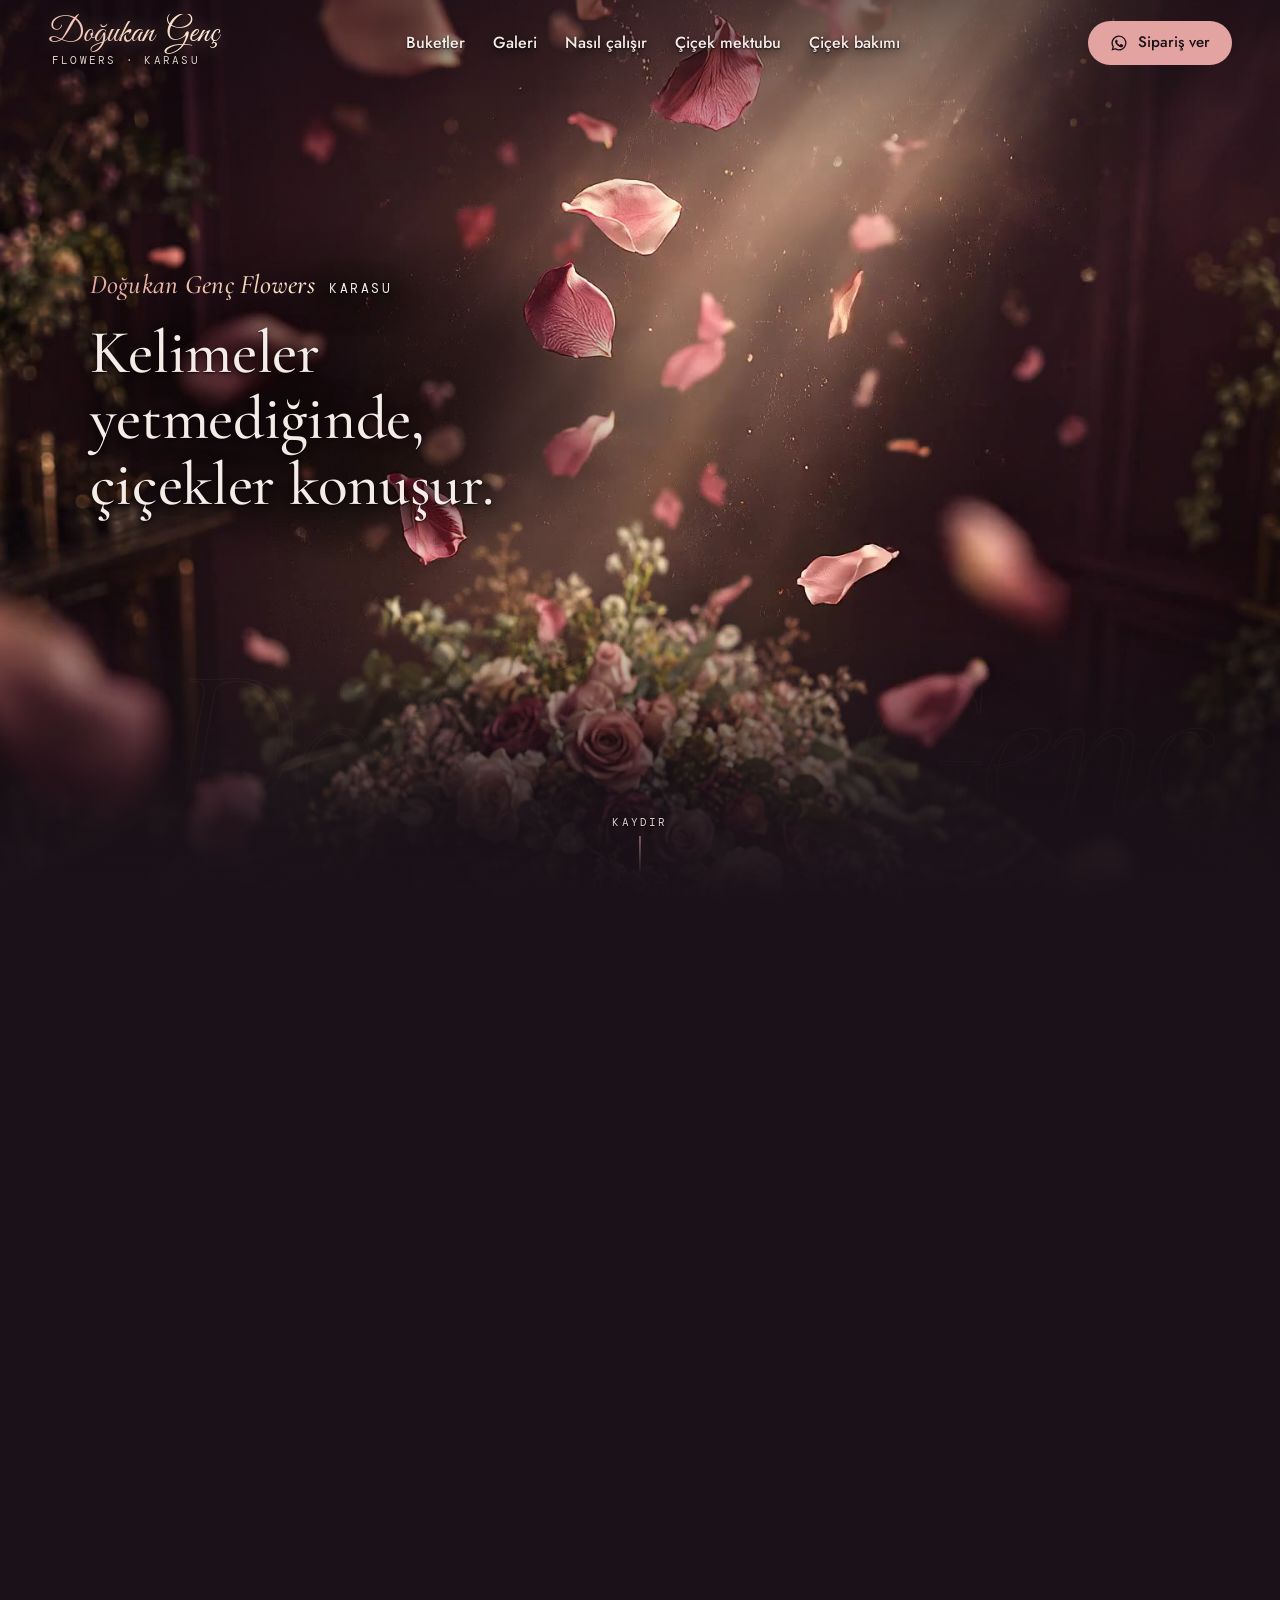
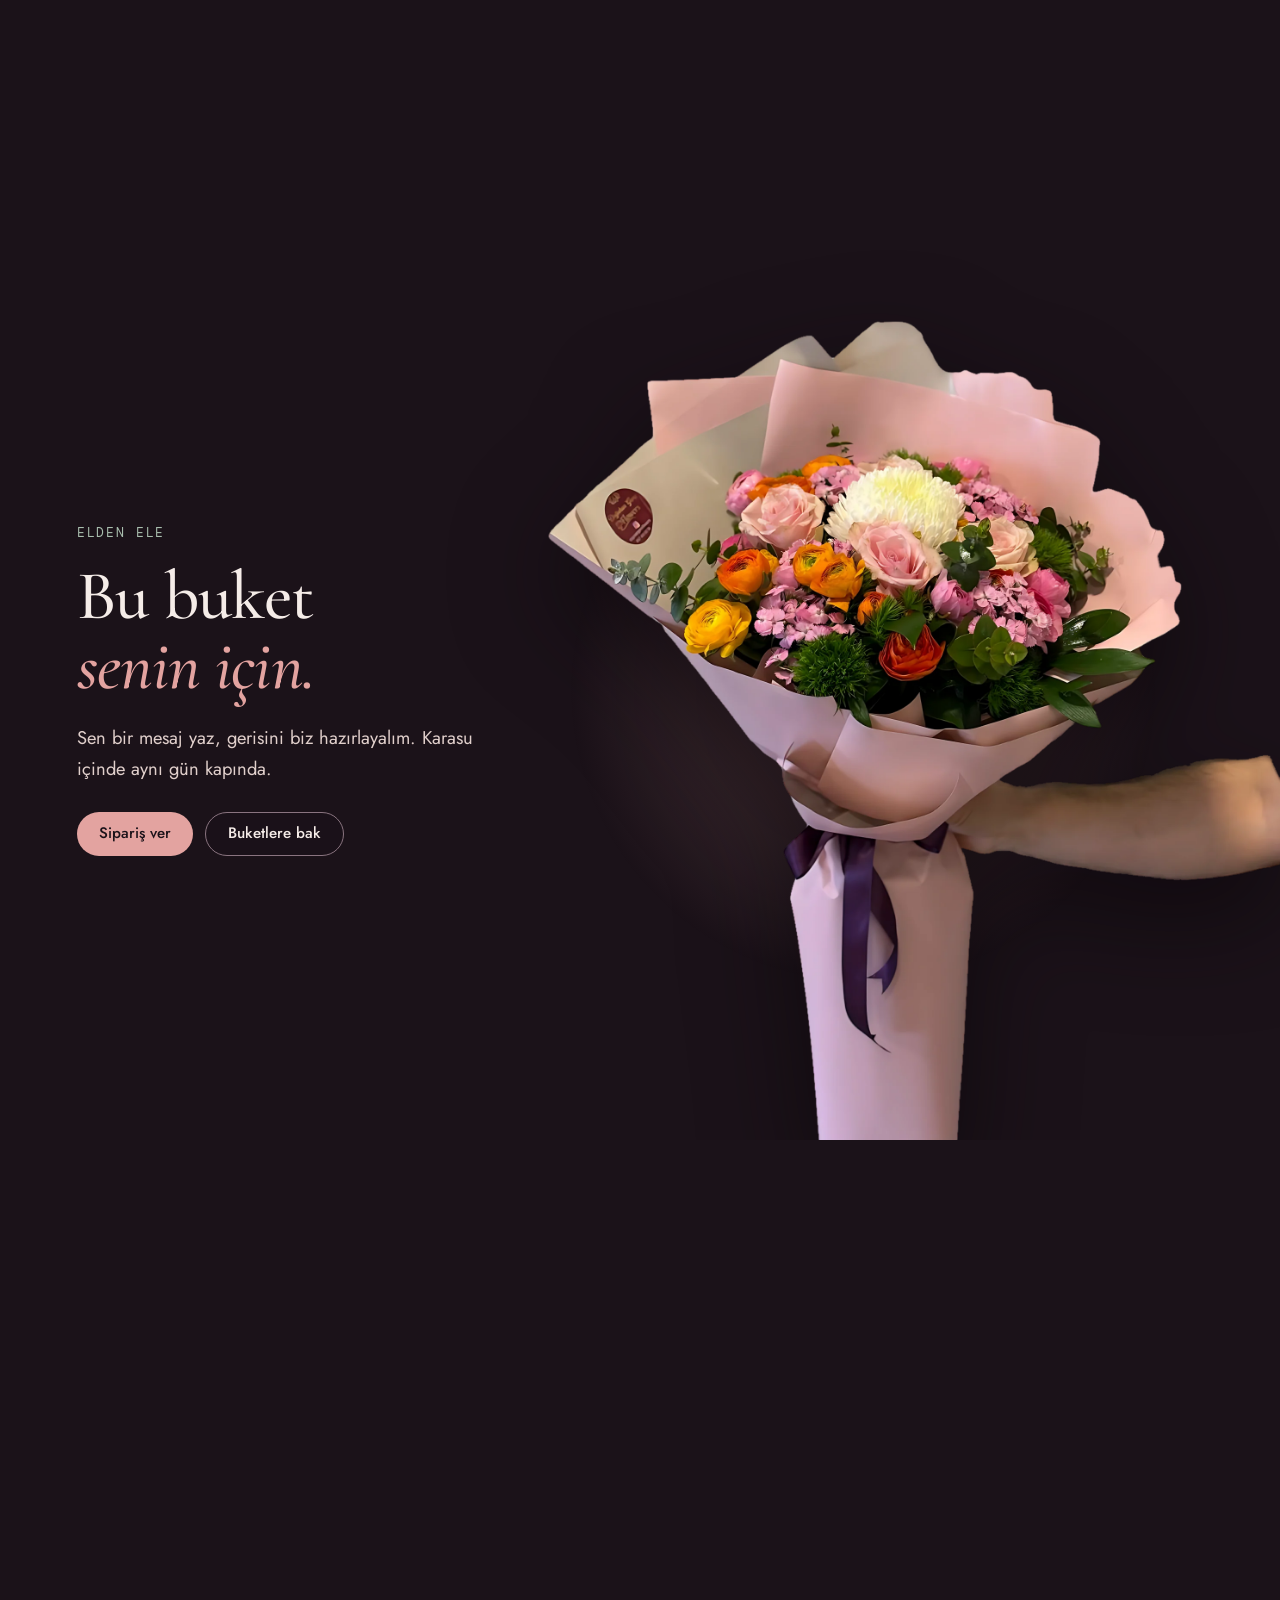
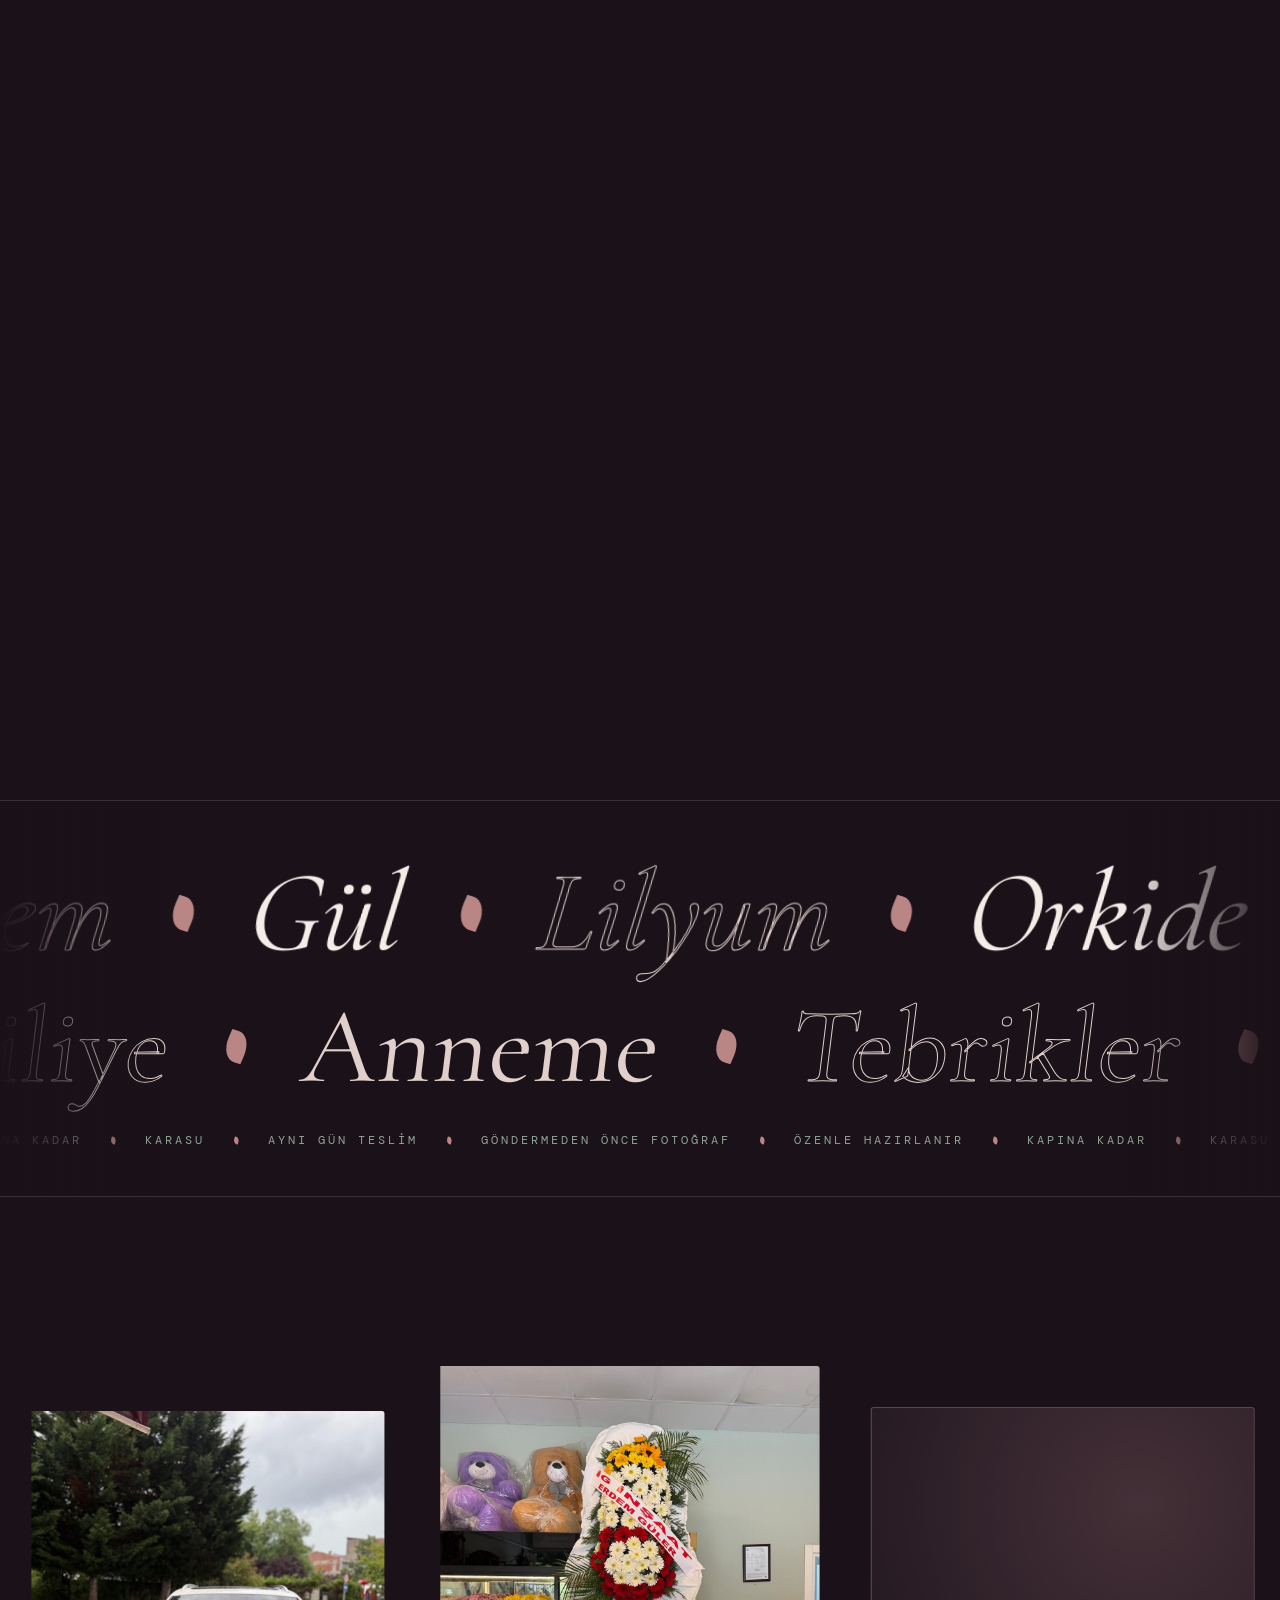
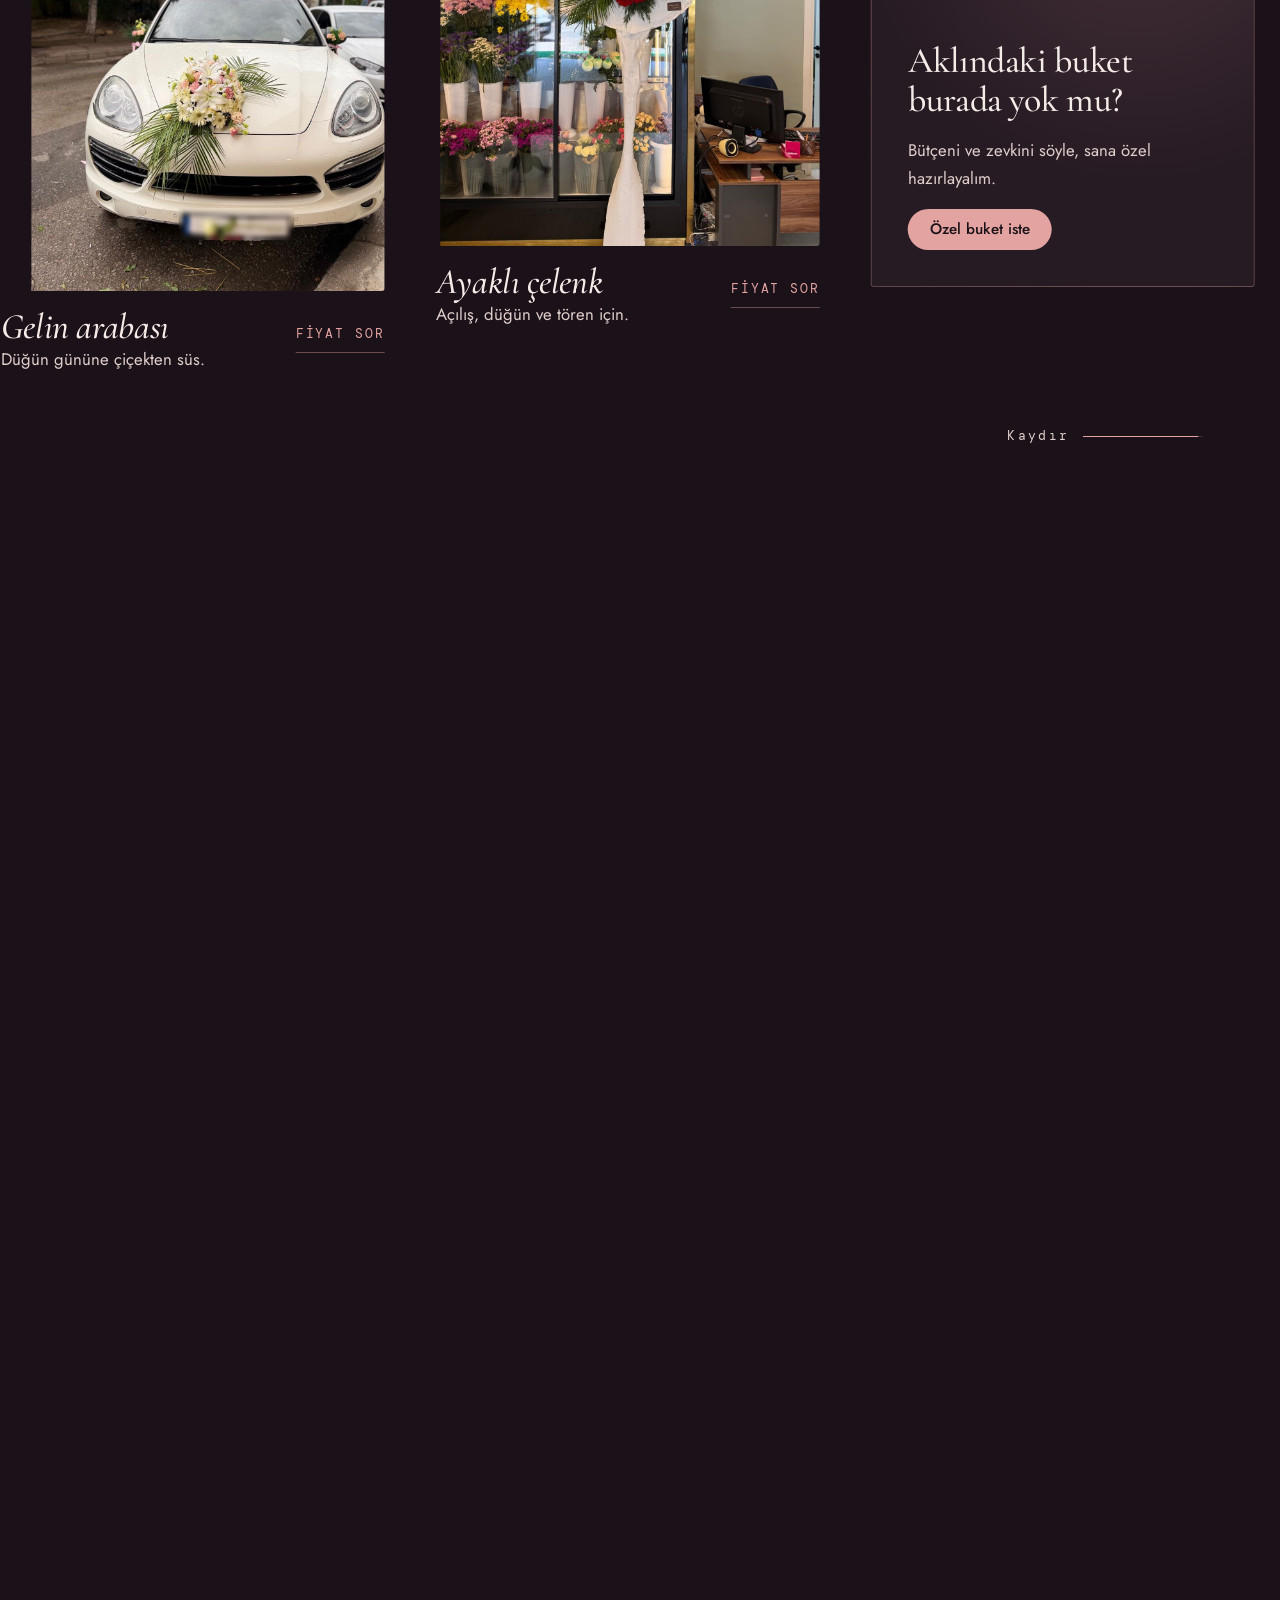
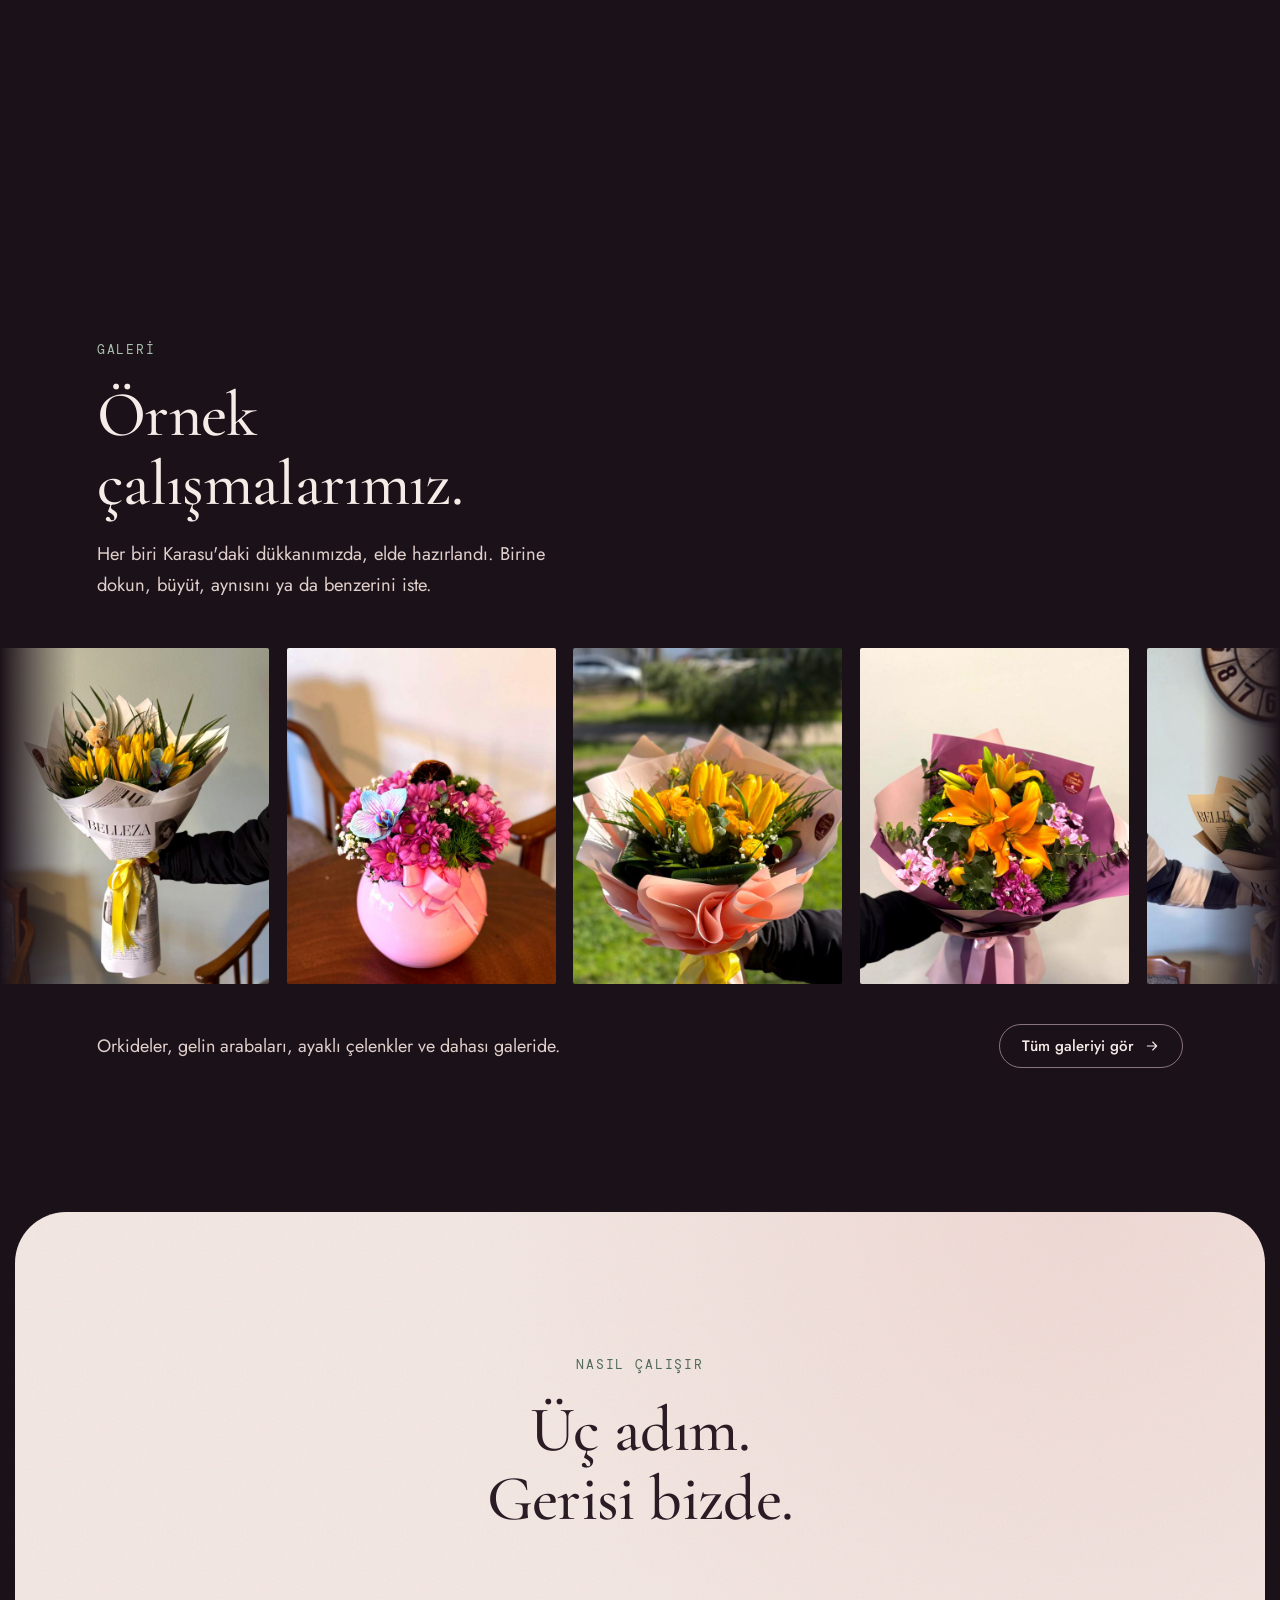
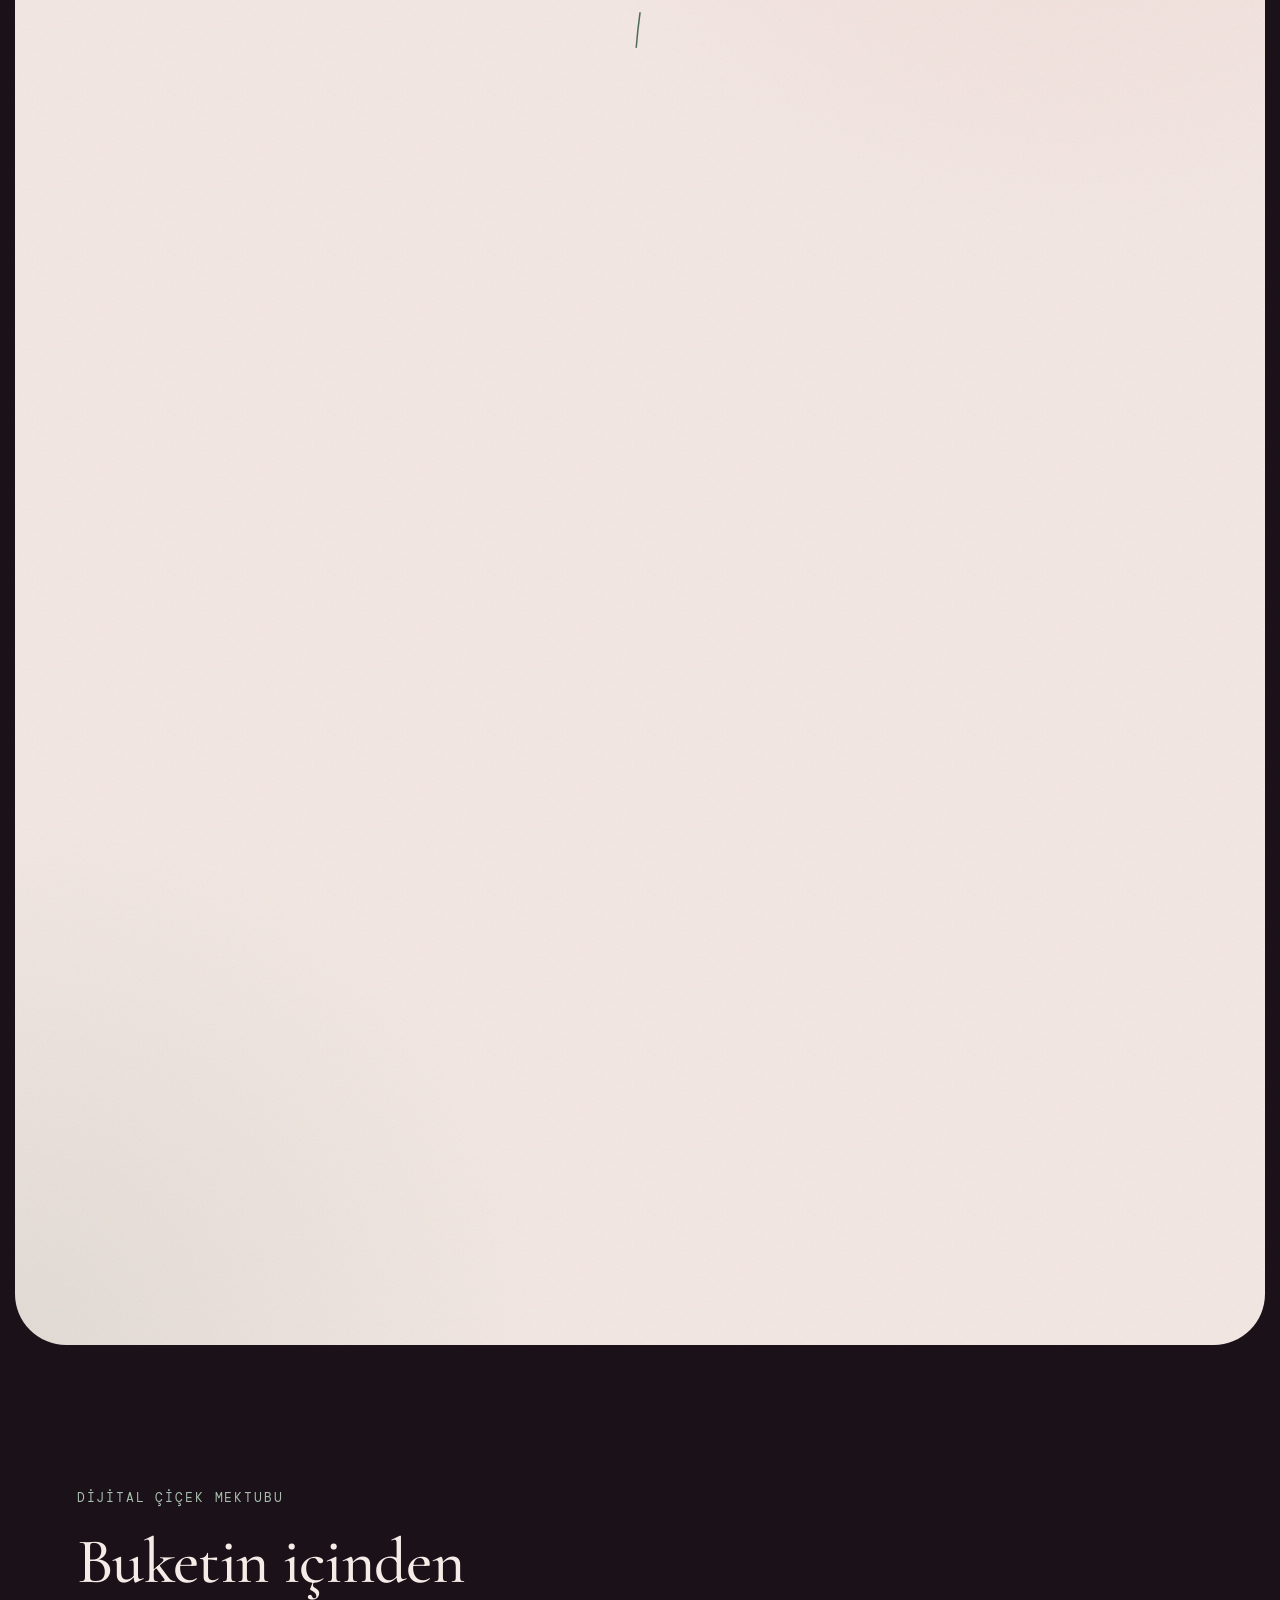
<file: index.html>
<!doctype html>
<html lang="tr">
<head>
<meta charset="utf-8">
<meta name="viewport" content="width=device-width, initial-scale=1, viewport-fit=cover">
<title>Doğukan Genç Flowers</title>
<meta name="description" content="Karasu'da elde hazırlanan buketler. Göndermeden önce fotoğrafını atarız, aynı gün kapına getiririz. WhatsApp'tan sipariş ver.">
<meta name="theme-color" content="#1B1219">
<meta property="og:title" content="Doğukan Genç Flowers · Karasu">
<meta property="og:description" content="Gördüğün buket, gelen buket. Karasu içinde aynı gün teslim.">
<meta property="og:type" content="website">
<!-- DEPLOY STEP: og:url ve og:image canlı adresle (mutlak URL) değiştirilecek -->
<meta property="og:url" content="https://example.com/">
<meta property="og:image" content="https://example.com/assets/hero-ending.jpg">
<link rel="icon" href="data:image/svg+xml,%3Csvg xmlns='http://www.w3.org/2000/svg' viewBox='0 0 64 64'%3E%3Cdefs%3E%3ClinearGradient id='g' x1='0' y1='0' x2='1' y2='1'%3E%3Cstop offset='0' stop-color='%23FFF6EA'/%3E%3Cstop offset='1' stop-color='%23E3A3A0'/%3E%3C/linearGradient%3E%3C/defs%3E%3Crect width='64' height='64' rx='14' fill='%231B1219'/%3E%3Ccircle cx='32' cy='32' r='26' fill='none' stroke='url%28%23g%29' stroke-width='2'/%3E%3Ctext x='31.5' y='42' text-anchor='middle' font-family='Georgia,serif' font-style='italic' font-weight='700' font-size='26' letter-spacing='-1.5' fill='url%28%23g%29'%3EDG%3C/text%3E%3C/svg%3E">
<link rel="preconnect" href="https://fonts.googleapis.com">
<link rel="preconnect" href="https://fonts.gstatic.com" crossorigin>
<link rel="stylesheet" href="assets/galeri.css?v=202610252123">
<link href="https://fonts.googleapis.com/css2?family=Great+Vibes&family=Cormorant+Garamond:ital,wght@0,400;0,500;0,600;1,500;1,600&family=Caveat:wght@500&family=DM+Mono&family=Jost:wght@400;500&display=swap" rel="stylesheet">
<style>
:root{
  --tb:0px;
  color-scheme:dark;
  --canvas:#1B1219;
  --panel:#261A23;
  --panel-2:#2F2029;
  --accent:#E3A3A0;
  --accent-hover:#EDB8B5;
  --accent-muted:#8FA393;
  --text-secondary:#E0CFCB;
  --text-primary:#F5ECE8;
  --line:rgba(205,184,180,.18);
  --line-strong:#8A7480;
  --ease-out:cubic-bezier(.22,.8,.24,1);
  --ease-soft:cubic-bezier(.45,.05,.25,1);
  --tshadow:0 1px 2px rgba(12,6,10,.95),0 3px 12px rgba(12,6,10,.78),0 10px 44px rgba(12,6,10,.8);
  --display:"Cormorant Garamond",Georgia,serif;--script:"Great Vibes","Cormorant Garamond",cursive;
  --body:"Jost",system-ui,sans-serif;
  --mono:"DM Mono",ui-monospace,monospace;
}
*,*::before,*::after{box-sizing:border-box}
html{overflow-x:hidden;overflow-x:clip;scroll-behavior:smooth;background:var(--canvas)}
body{margin:0;overflow-x:hidden;overflow-x:clip;background:var(--canvas);color:var(--text-primary);font:300 1.0625rem/1.65 var(--body);-webkit-font-smoothing:antialiased;animation:pagein 1.1s var(--ease-out) both}
@keyframes pagein{from{opacity:0}to{opacity:1}}
img{display:block;max-width:100%}
a{color:inherit}
h1,h2,h3{font-family:var(--display);font-weight:300;line-height:1.08;margin:0;letter-spacing:-.01em}
p{margin:0}
.sr{position:absolute!important;width:1px;height:1px;overflow:hidden;clip:rect(0 0 0 0);white-space:nowrap}
.skip{position:fixed;left:16px;top:-60px;z-index:100;background:var(--accent);color:var(--canvas);padding:10px 16px;border-radius:999px;text-decoration:none;transition:top .3s var(--ease-out)}
.skip:focus{top:16px}
:focus-visible{outline:2px solid var(--accent);outline-offset:3px;border-radius:6px}
.kicker{font:400 .74rem/1.4 var(--mono);letter-spacing:.18em;text-transform:uppercase;color:var(--accent-muted)}

/* ---------- the environment layer ---------- */
.env{position:fixed;inset:0;z-index:-1;pointer-events:none;overflow:hidden}
.env .glow{position:absolute;width:70vmax;height:70vmax;border-radius:50%;filter:blur(40px);opacity:.5}
.env .g1{left:-20vmax;top:-10vmax;background:radial-gradient(circle,rgba(227,163,160,.13),transparent 62%);animation:drift1 90s ease-in-out -20s infinite alternate}
.env .g2{right:-25vmax;bottom:-20vmax;background:radial-gradient(circle,rgba(143,163,147,.10),transparent 60%);animation:drift2 110s ease-in-out -40s infinite alternate}
@keyframes drift1{to{transform:translate(18vmax,22vmax) scale(1.1)}}
@keyframes drift2{to{transform:translate(-20vmax,-16vmax) scale(.92)}}
.env .grain{position:absolute;inset:-50%;opacity:.07;background-image:url("data:image/svg+xml,%3Csvg xmlns='http://www.w3.org/2000/svg' width='160' height='160'%3E%3Cfilter id='n'%3E%3CfeTurbulence type='fractalNoise' baseFrequency='.85' numOctaves='2' stitchTiles='stitch'/%3E%3C/filter%3E%3Crect width='100%25' height='100%25' filter='url(%23n)'/%3E%3C/svg%3E")}
.env .petal{position:absolute;top:-6vh;width:14px;height:10px;border-radius:70% 0 70% 0;background:var(--accent);opacity:.14;animation:fall linear infinite}
@keyframes fall{0%{transform:translate3d(0,-5vh,0) rotate(0)}50%{transform:translate3d(6vw,52vh,0) rotate(180deg)}100%{transform:translate3d(-2vw,112vh,0) rotate(360deg)}}
body.paused *,body.paused *::before,body.paused *::after{animation-play-state:paused!important}

/* ---------- nav ---------- */
.nav{position:fixed;top:0;left:0;right:0;z-index:50;display:flex;align-items:center;justify-content:space-between;gap:24px;padding:18px clamp(16px,4vw,48px);transition:background .5s var(--ease-soft),backdrop-filter .5s var(--ease-soft)}
.nav.solid{background:rgba(27,18,25,.78);backdrop-filter:blur(14px);-webkit-backdrop-filter:blur(14px)}
.brand{display:flex;align-items:center;gap:12px;text-decoration:none}
.brand span{font:500 1.28rem/1 var(--display);letter-spacing:.01em;text-shadow:var(--tshadow)}
.brand small{display:block;font:400 .62rem/1.3 var(--mono);letter-spacing:.2em;color:var(--text-secondary);text-transform:uppercase;margin-top:2px;padding-left:.35em}
.nav ul{display:flex;gap:28px;list-style:none;margin:0;padding:0}
.nav ul a{text-decoration:none;font-size:.92rem;color:var(--text-secondary);text-shadow:var(--tshadow);transition:color .3s var(--ease-soft)}
.nav ul a:hover{color:var(--text-primary)}
.btn{display:inline-flex;align-items:center;justify-content:center;gap:10px;padding:13px 22px;border-radius:999px;font:500 .95rem/1 var(--body);text-decoration:none;border:0;cursor:pointer;text-shadow:none;transition:background .35s var(--ease-soft),transform .35s var(--ease-out),color .35s var(--ease-soft),border-color .35s var(--ease-soft)}
.btn-accent{background:var(--accent);color:var(--canvas)}
.btn-accent:hover{background:var(--accent-hover);transform:translateY(-2px)}
.btn-ghost{background:rgba(27,18,25,.4);color:var(--text-primary);border:1px solid var(--line-strong)}
.btn-ghost:hover{border-color:var(--accent);transform:translateY(-2px)}
.btn svg{width:18px;height:18px}
@media (pointer:coarse){.btn{min-height:44px;display:inline-flex;align-items:center;justify-content:center}}
@media (max-width:900px){.nav ul{display:none}}
@media (max-width:520px){.nav .btn span{display:none}.nav .btn{padding:12px}}

/* ---------- hero ---------- */
#hero{position:relative;height:560vh}
.stage{position:sticky;top:0;height:100vh;height:100lvh;overflow:hidden;background:var(--canvas)}
.poster,.ending,#heroVideo{position:absolute;inset:0;width:100%;height:100%;object-fit:cover;background-size:cover;background-position:center}
#heroVideo{opacity:0;transform:translateZ(0);will-change:transform;transition:opacity .9s var(--ease-soft)}
.stage.video-ready #heroVideo{opacity:1}
.stage.video-failed #heroVideo{display:none}
.ending{opacity:0}
.scrim{position:absolute;inset:0;pointer-events:none;background:radial-gradient(ellipse 120% 90% at 50% 45%,rgba(18,10,16,0) 35%,rgba(18,10,16,.62) 100%),linear-gradient(rgba(18,10,16,.45),transparent 22%)}
/* the film melts into the page below instead of ending on a hard line */
.stage::before{content:"";position:absolute;left:0;right:0;bottom:0;height:min(34vh,300px);z-index:1;pointer-events:none;background:linear-gradient(rgba(27,18,25,0),rgba(27,18,25,.55) 45%,rgba(27,18,25,.9) 75%,var(--canvas))}
.band{position:absolute;z-index:2;opacity:0;text-shadow:var(--tshadow);will-change:opacity}
.band::before{content:"";position:absolute;inset:-30% -18%;z-index:-1;pointer-events:none;opacity:calc(.25 + .75*var(--k,1));background:radial-gradient(ellipse 60% 56% at 50% 50%,rgba(14,8,12,var(--sa,.66)) 0%,rgba(14,8,12,calc(var(--sa,.66)*.66)) 46%,rgba(14,8,12,0) 76%)}
.band .btn{text-shadow:none}
.band h1,.band h2{font-size:clamp(2.5rem,4.8vw,4.9rem)}
.band .lede{font-size:clamp(1rem,1.25vw,1.2rem);color:var(--text-primary);margin-top:18px;max-width:34ch}
.b1{left:clamp(24px,7vw,120px);top:30%;width:min(40vw,560px)}
.b1 .kicker{display:block;margin-bottom:18px}
.b4{left:clamp(24px,5vw,96px);top:28%;width:min(26vw,420px);--sa:.74}
.b4 h1{font-size:clamp(2.1rem,3.1vw,3.3rem)}
.b4 .lede{font-size:clamp(.95rem,1.05vw,1.05rem)}
.b4 .row{display:flex;flex-wrap:wrap;gap:12px;margin-top:28px}

/* brand moments: a wordmark drifting behind the film, and a short brand beat in each gap between lines */
.hero-mark{position:absolute;left:0;right:0;bottom:clamp(18px,5vh,56px);pointer-events:none;white-space:nowrap;--hm:clamp(0,(.47 - var(--hp,0))*12,1);opacity:calc(var(--hm) * clamp(0,var(--hp,0)*14,1))}
.hero-mark span{display:inline-block;font:italic 300 clamp(5.5rem,17vw,17rem)/1 var(--display);letter-spacing:-.03em;color:transparent;-webkit-text-stroke:1px rgba(245,236,232,.2);transform:translate3d(calc(14vw - var(--hp,0) * 46vw),0,0)}
.ib{left:50%;top:50%;width:min(86vw,720px);transform:translate(-50%,-50%);text-align:center;display:flex;flex-direction:column;align-items:center;--sa:.72}
.ib-kicker{font:500 .82rem/1 var(--mono);letter-spacing:.3em;text-transform:uppercase;color:#F7DFC2;padding:10px 14px 10px 18px;border-radius:999px;background:rgba(18,10,16,.62);backdrop-filter:blur(6px);-webkit-backdrop-filter:blur(6px);text-shadow:0 1px 2px rgba(12,6,10,.9);opacity:clamp(0,var(--k,0)*2,1)}
.i2{width:min(92vw,1040px)}
.ib-quote{margin-top:18px;font:italic 400 clamp(2.3rem,5.4vw,5.4rem)/1.05 var(--display);letter-spacing:-.02em;text-wrap:balance}
.ib-quote .line{display:block;--kq:clamp(0,var(--k,0)*2,1);opacity:var(--kq);transform:translateY(calc((1 - var(--kq))*24px))}
.ib-quote .line + .line{--kq:clamp(0,(var(--k,0) - .25)*2,1);color:var(--accent)}
.sign{width:min(84vw,860px);height:auto;overflow:visible}
/* fill and stroke offset are SVG attributes set by the scene loop (CSS-driven values left iPhone Safari stuck half-filled) */
.sign text{font:italic 600 150px var(--display);letter-spacing:-.02em;fill:#FFF5EC;stroke:#FFE6D8;stroke-width:1.6;stroke-dasharray:900}
.i3 .ib-kicker{margin-top:10px;opacity:clamp(0,(var(--k,0) - .6)*3,1)}

/* split text */
.vis .w{display:inline-block;white-space:nowrap}
.vis .c{display:inline-block}
/* band 4: words rise into a staged settle */
.fx-rise .w{--kc:clamp(0,(var(--k,0) - var(--th,0))*3,1);opacity:var(--kc);transform:translateY(calc((1 - var(--kc))*30px))}
.fx-rise .lede{--ks:clamp(0,(var(--k,0) - .62)*4,1);opacity:var(--ks);transform:translateY(calc((1 - var(--ks))*12px))}
.fx-rise .row{--kb:clamp(0,(var(--k,0) - .76)*5,1);opacity:var(--kb);transform:translateY(calc((1 - var(--kb))*12px))}

.ring{position:absolute;z-index:2;left:50%;bottom:calc(28px + var(--tb));width:44px;height:44px;margin-left:-22px;color:var(--accent);opacity:.85;transition:opacity .6s var(--ease-soft)}
.ring circle.track{stroke:rgba(245,236,232,.16)}
.ring circle.bar{transform:rotate(-90deg);transform-origin:24px 24px;transition:stroke-dashoffset .2s linear}
.stage.video-ready .ring{opacity:0}
.cue{position:absolute;z-index:2;left:50%;bottom:calc(26px + var(--tb));transform:translateX(-50%);display:flex;flex-direction:column;align-items:center;gap:8px;font:400 .68rem/1 var(--mono);letter-spacing:.2em;text-transform:uppercase;color:var(--text-secondary);text-shadow:var(--tshadow);transition:opacity .6s var(--ease-soft)}
.cue i{width:1px;height:38px;background:linear-gradient(var(--accent),transparent);animation:cue 2.6s var(--ease-soft) -1s infinite}
@keyframes cue{0%{transform:scaleY(0);transform-origin:top}45%{transform:scaleY(1);transform-origin:top}55%{transform:scaleY(1);transform-origin:bottom}100%{transform:scaleY(0);transform-origin:bottom}}
.stage.video-ready .cue{opacity:0}
.stage.video-failed .cue{opacity:1}
@media (max-height:560px){.cue{display:none}}

/* ---------- phone scrub: cover-cropped, bands stacked low in the frame ---------- */
@media (max-width: 820px), (orientation: portrait){
  #hero{height:480vh}
  .stage::after{content:"";position:absolute;inset:auto 0 0;height:62%;pointer-events:none;background:linear-gradient(transparent,rgba(27,18,25,.86) 58%,var(--canvas))}
  .band{left:clamp(16px,6vw,48px)!important;right:clamp(16px,6vw,48px);top:auto!important;bottom:calc(clamp(64px,11vh,120px) + var(--tb));width:auto!important;text-align:left!important;z-index:2}
  .band::before{display:none}
  .band h1,.band h2,.b4 h1{font-size:clamp(2.1rem,8.6vw,3.4rem)}
  .b4 .lede{font-size:1rem}
  .b4 .row{margin-top:22px}
  .band.ib{left:50%!important;right:auto;top:44%!important;bottom:auto;width:min(92vw,560px)!important;text-align:center!important}
  .band.ib::before{display:block}
  .hero-mark{bottom:auto;top:clamp(78px,12vh,120px)}
  #heroVideo,.poster,.ending{object-position:50% 50%;background-position:50% 50%}
}
/* ---------- the static hero gate (must match GATES in JS exactly) ---------- */
@media (orientation: landscape) and (pointer: coarse) and (max-height: 560px), (prefers-reduced-motion: reduce){
  #hero{height:auto}
  .stage{position:relative;height:100vh;height:100svh;min-height:560px}
  #heroVideo,.poster,.ring,.cue,.b1,.ib,.hero-mark{display:none}
  .ending{opacity:1;background-image:url("assets/hero-ending.jpg");background-position:50% 40%}
  .scrim{background:linear-gradient(180deg,rgba(18,10,16,.55) 0%,rgba(18,10,16,0) 26%,rgba(18,10,16,.15) 45%,rgba(18,10,16,.9) 78%,rgba(18,10,16,.96) 100%)}
  .b4{opacity:1!important;--k:1!important;left:clamp(16px,6vw,64px);right:clamp(16px,6vw,64px);top:auto;bottom:clamp(28px,7vh,72px);width:auto}
  .b4::before{display:none}
  .b4 h1{font-size:clamp(2.2rem,8.4vw,3.6rem)}
}

/* ---------- sections ---------- */
main{position:relative}
.gut{padding-left:max(clamp(16px,6vw,96px),env(safe-area-inset-left,0px));padding-right:max(clamp(16px,6vw,96px),env(safe-area-inset-right,0px))}
.wrap{max-width:1240px;margin:0 auto}
.head h2{font-size:clamp(2.4rem,5vw,4.6rem);max-width:15ch;text-wrap:balance}
.head .kicker{display:block;margin-bottom:20px}
.head p{color:var(--text-secondary);margin-top:20px;max-width:44ch}
.pad{padding-top:clamp(110px,16vh,180px);padding-bottom:clamp(110px,16vh,180px)}

/* reveal choreography */
.reveal .part{opacity:0;transform:translateY(30px);transition:opacity 1s var(--ease-out),transform 1s var(--ease-out);transition-delay:calc(var(--i,0)*110ms)}
.reveal.in .part{opacity:1;transform:none}
.reveal.done .part{transition-delay:0s}


/* 2. marquee: endless drift, speeds and leans with the scroll, flowers peek on hover */
.marquee{position:relative;overflow:hidden;padding:clamp(30px,5.5vh,60px) 0;border-block:1px solid var(--line);display:grid;gap:clamp(6px,1.6vh,18px)}
.marquee::before,.marquee::after{content:"";position:absolute;top:0;bottom:0;width:12vw;z-index:2;pointer-events:none}
.marquee::before{left:0;background:linear-gradient(90deg,var(--canvas),transparent)}
.marquee::after{right:0;background:linear-gradient(-90deg,var(--canvas),transparent)}
.marquee .row{display:flex;width:max-content;will-change:transform}
.marquee .set{display:flex;align-items:center;gap:clamp(24px,4vw,64px);padding-right:clamp(24px,4vw,64px);white-space:nowrap}
.marquee .r1{font:italic 400 clamp(3.2rem,9vw,8.6rem)/1.08 var(--display)}
.marquee .r2{font:300 clamp(3rem,8.4vw,8rem)/1.08 var(--display)}
.marquee .r3{font:400 clamp(.7rem,.9vw,.82rem)/1 var(--mono);letter-spacing:.24em;text-transform:uppercase;color:var(--accent-muted);margin-top:clamp(8px,1.6vh,16px)}
.marquee .r3 .set{gap:28px;padding-right:28px}
.marquee .w{position:relative;display:inline-block;transition:color .5s var(--ease-soft),-webkit-text-stroke-color .5s var(--ease-soft),transform .6s var(--ease-out)}
.marquee .r1 .w:nth-child(4n+3),.marquee .r2 .w:nth-child(4n+1){color:transparent;-webkit-text-stroke:1px var(--text-secondary)}
.marquee .r2 .w{color:var(--text-secondary)}
.marquee .r1 .w,.marquee .r2 .w{cursor:default}
.marquee .w:hover{color:var(--accent)!important;-webkit-text-stroke-color:var(--accent)!important;transform:translateY(-.04em)}
.marquee i{flex:none;width:.28em;height:.2em;border-radius:70% 0 70% 0;background:var(--accent);opacity:.8;transform:rotate(calc(var(--spin,0) * 1deg))}
.marquee .r3 i{width:7px;height:5px}
.peek{position:fixed;left:0;top:0;z-index:40;width:clamp(160px,15vw,230px);aspect-ratio:1;border-radius:50%;overflow:hidden;pointer-events:none;opacity:0;transform:translate3d(var(--px,0px),var(--py,0px),0) translate(-50%,-50%) scale(.6) rotate(-8deg);transition:opacity .35s var(--ease-soft),transform .5s var(--ease-out);box-shadow:0 24px 60px -20px rgba(0,0,0,.7)}
.peek.on{opacity:1;transform:translate3d(var(--px,0px),var(--py,0px),0) translate(-50%,-50%) scale(1) rotate(0)}
.peek img{position:absolute;inset:0;width:100%;height:100%;object-fit:cover;opacity:0;transition:opacity .3s var(--ease-soft)}
.peek img.on{opacity:1}
@media (pointer:coarse){.peek{display:none}}

/* 3. pinned horizontal bouquet gallery */
#buketler{position:relative;height:600vh}
#buketler .pin{position:sticky;top:0;height:100vh;height:100lvh;overflow:hidden;display:flex;align-items:center}
#buketler .rail{display:flex;align-items:center;gap:clamp(28px,4vw,72px);padding-left:max(clamp(16px,6vw,96px),env(safe-area-inset-left,0px));padding-right:12vw;transform:translate3d(calc(var(--gx,0) * -1px),0,0);will-change:transform}
#buketler .intro{flex:none;width:min(36vw,500px)}
.bq{flex:none;width:min(30vw,420px);display:flex;flex-direction:column;gap:18px}
.bq:nth-of-type(odd){transform:translateY(5vh)}
.bq .ph{position:relative;aspect-ratio:4/5;max-width:100%;overflow:hidden;border-radius:3px;clip-path:inset(calc((1 - var(--r,0)) * 100%) 0 0 0)}
.bq img{width:100%;height:100%;object-fit:cover;transform:scale(calc(1.3 - .3 * var(--r,0))) translateX(calc(var(--px,0) * 1px))}
.bq .cap{display:flex;justify-content:space-between;align-items:baseline;gap:16px;opacity:var(--r,0)}
.bq h3{font:italic 400 clamp(2rem,2.8vw,2.9rem)/1 var(--display)}
.bq p{color:var(--text-secondary);font-size:.98rem}
.bq a,.endcard a.link{font:400 .74rem/1 var(--mono);letter-spacing:.14em;text-transform:uppercase;color:var(--accent);text-decoration:none;padding:12px 0;border-bottom:1px solid rgba(227,163,160,.4);white-space:nowrap;transition:border-color .3s var(--ease-soft)}
.bq a:hover{border-color:var(--accent)}
.endcard{flex:none;width:min(30vw,420px);aspect-ratio:4/5;max-width:100%;border-radius:3px;border:1px solid rgba(227,163,160,.3);display:flex;flex-direction:column;justify-content:flex-end;gap:16px;padding:36px;background:radial-gradient(circle at 70% 20%,rgba(227,163,160,.16),transparent 60%),var(--panel)}
.endcard h3{font-size:clamp(2rem,2.8vw,2.8rem)}
.endcard p{color:var(--text-secondary)}
.endcard .btn{align-self:flex-start}
.gal-count{position:absolute;right:max(clamp(16px,6vw,96px),env(safe-area-inset-right,0px));bottom:calc(6vh + var(--tb));font:400 .74rem/1 var(--mono);letter-spacing:.18em;color:var(--text-secondary);display:flex;align-items:center;gap:14px}
.gal-count b{display:block;width:120px;height:1px;background:var(--line);position:relative}
.gal-count b::after{content:"";position:absolute;inset:0;background:var(--accent);transform:scaleX(var(--gp,0));transform-origin:left}

/* 5. nasil: a stem grows down the page, each step blooms when it arrives */
#nasil .head{text-align:center}
#nasil .head h2,#nasil .head p{margin-left:auto;margin-right:auto}
.journey{position:relative;max-width:1000px;margin:80px auto 0;list-style:none;padding:0}
.journey .vine{position:absolute;left:50%;top:0;width:80px;height:100%;transform:translateX(-50%);overflow:visible;pointer-events:none}
.journey .vine path{fill:none;stroke:var(--accent-muted);stroke-width:1.5;stroke-linecap:round;stroke-dasharray:1;stroke-dashoffset:calc(1 - var(--p,0))}
.journey .vine .leaf{fill:var(--accent-muted);opacity:.7;stroke:none}
.step{position:relative;display:grid;grid-template-columns:1fr 1fr;column-gap:140px;min-height:44vh;align-items:center}
.step .txt{opacity:var(--b,0);transform:translateY(calc((1 - var(--b,0)) * 30px))}
.step:nth-child(odd) .txt{grid-column:1;text-align:right}
.step:nth-child(even) .txt{grid-column:2}
.step .n{font:400 .74rem/1 var(--mono);letter-spacing:.2em;color:var(--accent-muted)}
.step h3{font:italic 400 clamp(2.2rem,3.6vw,3.4rem)/1.05 var(--display);margin:12px 0 10px}
.step p{color:var(--text-secondary);max-width:30ch;display:inline-block}
.bud{position:absolute;left:50%;top:50%;width:64px;height:64px;margin:-32px 0 0 -32px;display:grid;place-items:center;transform:scale(var(--b,0))}
.bud::before{content:"";position:absolute;inset:0;border-radius:50%;background:radial-gradient(circle,rgba(227,163,160,.35),transparent 70%);animation:pulse 5s ease-in-out infinite}
.step:nth-child(3) .bud::before{animation-delay:-1.6s}
.step:nth-child(4) .bud::before{animation-delay:-3.2s}
@keyframes pulse{50%{transform:scale(1.35);opacity:.4}}
.bud svg{position:relative;width:46px;height:46px;transform:rotate(calc((1 - var(--b,0)) * -90deg))}
.bud svg path{fill:var(--accent)}
.bud svg circle{fill:var(--canvas)}

/* form controls */
form{display:grid;gap:16px;margin-top:36px}
label{display:grid;gap:8px;font:400 .72rem/1 var(--mono);letter-spacing:.16em;text-transform:uppercase;color:var(--text-secondary)}
input,textarea{font:300 1rem/1.4 var(--body);color:var(--text-primary);background:rgba(27,18,25,.6);border:1px solid var(--line-strong);border-radius:14px;padding:14px 16px;transition:border-color .3s var(--ease-soft)}
input:focus,textarea:focus{outline:none;border-color:var(--accent)}
input::placeholder,textarea::placeholder{color:#9C8893}
form .btn{justify-self:start;margin-top:8px}


/* 8. footer */
footer{position:relative;overflow:hidden;padding-top:clamp(80px,12vh,140px);padding-bottom:clamp(56px,9vh,96px);border-top:1px solid var(--line)}

@media (max-width:900px){
  #buketler .intro{width:78vw}
  .bq,.endcard{width:72vw}
  .bq:nth-of-type(odd){transform:none}
  .bq .cap{flex-direction:column;align-items:flex-start;gap:6px}
  .bq h3{font-size:clamp(1.7rem,7vw,2.2rem)}
  .journey .vine{left:28px;transform:none}
  .step{grid-template-columns:1fr;min-height:36vh;padding-left:76px}
  .step:nth-child(odd) .txt,.step:nth-child(even) .txt{grid-column:1;text-align:left}
  .bud{left:28px;margin-left:-32px}
  .gal-count{bottom:calc(4vh + var(--tb))}
}

@media (prefers-reduced-motion: reduce){
  *,*::before,*::after{animation:none!important;transition:none!important;transition-delay:0s!important}
  .reveal .part{opacity:1;transform:none}
  .env .petal{display:none}
  #buketler{height:auto}
  #buketler .pin{position:relative;height:auto;padding:120px 0}
  #buketler .pin{overflow-x:auto}
  .marquee .row{transform:none!important}
  #buketler .rail{transform:none}
  .bq,.endcard,.step,.journey{--r:1!important;--b:1!important;--p:1!important}
}

/* ---------- polish pass: rhythm, intro, nav, cursor, fab ---------- */
:root{--paper:#F4E8E3;--paper-2:#EFDFD9;--ink:#2B1B25;--ink-2:#67515E;--sage-ink:#5E7A66}
section.light{background:radial-gradient(ellipse 80% 60% at 85% 0%,rgba(227,163,160,.22),transparent 60%),radial-gradient(ellipse 70% 50% at 0% 100%,rgba(143,163,147,.18),transparent 60%),var(--paper);color:var(--ink);border-radius:clamp(28px,4vw,56px);margin:0 clamp(8px,1.2vw,18px);position:relative;z-index:1}
section.light::before{content:"";position:absolute;inset:0;border-radius:inherit;pointer-events:none;opacity:.35;background-image:url("data:image/svg+xml,%3Csvg xmlns='http://www.w3.org/2000/svg' width='160' height='160'%3E%3Cfilter id='n'%3E%3CfeTurbulence type='fractalNoise' baseFrequency='.9' numOctaves='2' stitchTiles='stitch'/%3E%3C/filter%3E%3Crect width='100%25' height='100%25' filter='url(%23n)' opacity='.35'/%3E%3C/svg%3E")}
section.light > *{position:relative}
.light .kicker{color:var(--sage-ink)}
.light .head p,.light .step p{color:var(--ink-2)}
.light .step .n{color:var(--sage-ink)}
.light .journey .vine path{stroke:var(--sage-ink)}
.light .bud svg circle{fill:var(--paper)}


/* nav: hide on the way down, return on the way up, mark the section */
.nav{transition:background .5s var(--ease-soft),backdrop-filter .5s var(--ease-soft),transform .6s var(--ease-out)}
.nav.hide{transform:translateY(-110%)}
.nav ul a{position:relative;padding:6px 0}
.nav ul a::after{content:"";position:absolute;left:0;right:0;bottom:0;height:1px;background:var(--accent);transform:scaleX(0);transform-origin:left;transition:transform .5s var(--ease-out)}
.nav ul a:hover::after,.nav ul a.on::after{transform:scaleX(1)}
.nav ul a.on{color:var(--text-primary)}
.progress{position:fixed;top:0;left:0;right:0;height:2px;z-index:60;background:linear-gradient(90deg,var(--accent-muted),var(--accent));transform:scaleX(var(--sp,0));transform-origin:left;pointer-events:none}

/* floating order button */
.fab{position:fixed;z-index:55;right:calc(clamp(16px,2.4vw,32px) + env(safe-area-inset-right,0px));bottom:calc(clamp(16px,2.4vw,32px) + env(safe-area-inset-bottom,0px));display:flex;align-items:center;gap:12px;text-decoration:none;opacity:0;transform:translateY(20px) scale(.9);pointer-events:none;transition:opacity .5s var(--ease-soft),transform .6s var(--ease-out)}
.fab.show{opacity:1;transform:none;pointer-events:auto}
.fab .bub{width:60px;height:60px;border-radius:50%;display:grid;place-items:center;background:var(--accent);color:var(--canvas);box-shadow:0 14px 36px -10px rgba(227,163,160,.6);position:relative}
.fab .bub::before{content:"";position:absolute;inset:0;border-radius:50%;border:1px solid var(--accent);animation:ping 2.8s var(--ease-soft) -1s infinite}
@keyframes ping{0%{transform:scale(1);opacity:.7}100%{transform:scale(1.6);opacity:0}}
.fab svg{width:26px;height:26px}
.fab .tip{font:500 .88rem/1 var(--body);color:var(--text-primary);background:rgba(27,18,25,.85);backdrop-filter:blur(10px);-webkit-backdrop-filter:blur(10px);border:1px solid var(--line);padding:11px 16px;border-radius:999px;opacity:0;transform:translateX(10px);transition:opacity .4s var(--ease-soft),transform .5s var(--ease-out)}
.fab:hover .tip,.fab:focus-visible .tip{opacity:1;transform:none}
@media (max-width:720px){.fab .tip{display:none}}

@media (prefers-reduced-motion: reduce){.fab .bub::before{display:none}}

/* ---------- readability pass ---------- */
:root{--ink-2:#54404B;--sage-ink:#4F6B57}
body{font-weight:400;font-size:1.125rem;line-height:1.7}
h1,h2,h3{font-weight:500}
.band h1,.band h2{font-weight:500;letter-spacing:-.005em}
.band .lede,.b4 .lede{font-weight:500;font-size:clamp(1.05rem,1.2vw,1.2rem)}
.kicker{font-size:.82rem;letter-spacing:.14em;color:#A9BEAE}
.nav ul a{font-size:1rem;font-weight:500;color:var(--text-primary)}
.head p{font-size:1.15rem}
.bq a,.endcard a.link{font-size:.84rem}
.bq h3{font-weight:500}
.bq p,.endcard p{font-size:1.05rem}
.marquee .r2{font-weight:400}
.marquee .r3{font-size:clamp(.78rem,.95vw,.88rem)}
.step h3{font-weight:500}
.step p{font-size:1.08rem}
.step .n{font-size:.8rem}
label{font-size:.8rem}
input,textarea{font-weight:400;font-size:1.05rem}
.cardnote{font-size:.8rem}
.brand small{font-size:.7rem}
.gal-count{font-size:.8rem}

/* ---------- rose gold brand name ---------- */
.rg{background:linear-gradient(100deg,#E3A3A0 0%,#EDBFA8 22%,#F7DFC2 40%,#FFF4E4 50%,#F2CDB0 62%,#E6A9A0 80%,#E3A3A0 100%);background-size:220% 100%;-webkit-background-clip:text;background-clip:text;color:transparent;-webkit-text-fill-color:transparent;text-shadow:none;animation:shine 9s linear infinite}
@keyframes shine{from{background-position:110% 0}to{background-position:-110% 0}}
.brand .rg{display:inline-block;font:400 2.05rem/1 var(--script);letter-spacing:0;word-spacing:.18em;padding:.12em .22em .16em;margin:-.12em -.22em -.16em;text-shadow:none;background-image:linear-gradient(100deg,#F4BFBA 0%,#F9D6C2 22%,#FFE8D2 40%,#FFF9F0 50%,#FCDFC6 62%,#F3C2B8 80%,#F4BFBA 100%);filter:drop-shadow(0 0 8px rgba(255,214,190,.35)) drop-shadow(0 1px 3px rgba(12,6,10,.8))}
.brandline-hero{display:flex;align-items:baseline;gap:14px;margin-bottom:20px;text-shadow:none}
.brandline-hero .rg{font:italic 500 clamp(1.5rem,2.1vw,2.1rem)/1.1 var(--display);letter-spacing:.01em;filter:drop-shadow(0 2px 10px rgba(12,6,10,.85))}
.brandline-hero .loc{font:400 .8rem/1 var(--mono);white-space:nowrap;letter-spacing:.2em;text-transform:uppercase;color:var(--text-primary);text-shadow:var(--tshadow)}
@media (prefers-reduced-motion: reduce){.rg{animation:none;background-position:50% 0}}


/* ---------- digital flower letter ---------- */
#mektup .mk-grid{display:grid;grid-template-columns:minmax(0,.9fr) minmax(0,1.1fr);gap:clamp(40px,6vw,96px);align-items:center}
#mkForm{margin-top:30px}
.mk-share{display:grid;gap:14px;margin-top:26px}
.mk-share .mk-open{justify-self:start;min-height:52px;padding:14px 26px;font-size:1rem}
.mk-share .mk-open svg{width:18px;height:18px}
/* the letter, full screen over the page */
.mk-full{position:fixed;inset:0;z-index:95;background:var(--canvas);animation:mkfull .45s var(--ease-out)}
.mk-full iframe{position:absolute;inset:0;width:100%;height:100%;border:0}
.mk-full .x{position:absolute;top:calc(14px + env(safe-area-inset-top,0px));right:14px;z-index:2;width:48px;height:48px;border-radius:50%;border:1px solid var(--line-strong);background:rgba(27,18,25,.7);color:var(--text-primary);font:300 1.9rem/1 var(--display);cursor:pointer;display:grid;place-items:center}
.mk-full .x:hover{border-color:var(--accent)}
@keyframes mkfull{from{opacity:0;transform:scale(.98)}}
.mk-note{font:400 .8rem/1.4 var(--mono);letter-spacing:.1em;color:var(--accent-muted);min-height:1.2em}
.mk-frame{position:relative;aspect-ratio:4/3.2;max-width:100%;border-radius:28px;overflow:hidden;background:radial-gradient(ellipse 70% 60% at 50% 45%,rgba(227,163,160,.12),transparent 70%),linear-gradient(160deg,#241720,#170E14);outline:1px solid rgba(243,211,176,.28);outline-offset:12px;box-shadow:0 50px 100px -40px rgba(0,0,0,.8)}
.mk-canvas{position:absolute;inset:0;width:100%;height:100%}
.mk-to,.mk-from{position:absolute;left:0;right:0;text-align:center;font-family:"Caveat",cursive;font-weight:500;color:#F3D9C6;opacity:0;transition:opacity 1s var(--ease-soft)}
.mk-to{top:9%;font-size:clamp(1.5rem,2.4vw,2.2rem)}
.mk-from{bottom:9%;font-size:clamp(1.4rem,2.2vw,2rem)}
.mk-from::before{content:"Sevgiyle, ";color:var(--text-secondary)}
.mk-frame.done .mk-to,.mk-frame.done .mk-from,.letter-view.done .mk-to,.letter-view.done .mk-from{opacity:1}
.mk-tag{position:absolute;top:16px;left:18px;z-index:2;font:400 .72rem/1 var(--mono);letter-spacing:.18em;text-transform:uppercase;color:var(--text-secondary);padding:7px 10px;border:1px solid var(--line);border-radius:999px}
.mk-replay{position:absolute;right:16px;bottom:14px;z-index:2;font:400 .72rem/1 var(--mono);letter-spacing:.16em;text-transform:uppercase;color:var(--text-secondary);background:none;border:0;padding:10px 6px;cursor:pointer;transition:color .3s var(--ease-soft)}
.mk-replay:hover{color:var(--accent)}

/* the full-screen letter a recipient opens */
.letter-view{position:fixed;inset:0;z-index:300;background:radial-gradient(ellipse 70% 60% at 50% 45%,rgba(227,163,160,.14),transparent 70%),var(--canvas);display:flex;flex-direction:column;align-items:center;justify-content:center;padding:max(16px,env(safe-area-inset-top,0px)) max(16px,env(safe-area-inset-right,0px)) max(16px,env(safe-area-inset-bottom,0px)) max(16px,env(safe-area-inset-left,0px))}
.letter-view[hidden]{display:none}
.letter-view .lv-canvas{position:absolute;inset:0;width:100%;height:100%}
.letter-view .mk-to{top:14%;font-size:clamp(2rem,4vw,3.2rem)}
.letter-view .mk-from{bottom:24%;font-size:clamp(1.8rem,3.4vw,2.8rem)}
.letter-view .lv-brand{position:absolute;top:max(22px,env(safe-area-inset-top,0px));left:0;right:0;text-align:center;font:400 .72rem/1 var(--mono);letter-spacing:.24em;text-transform:uppercase;color:var(--text-secondary)}
.letter-view .lv-cta{position:absolute;bottom:max(7vh,calc(env(safe-area-inset-bottom,0px) + 24px));left:0;right:0;display:flex;flex-wrap:wrap;justify-content:center;gap:12px;padding:0 16px;opacity:0;transform:translateY(14px);transition:opacity 1s var(--ease-soft) .6s,transform 1s var(--ease-out) .6s}
.letter-view.done .lv-cta{opacity:1;transform:none}
body.lv-open{overflow:hidden}
@media (max-width:900px){#mektup .mk-grid{grid-template-columns:1fr}}
@media (prefers-reduced-motion: reduce){.mk-to,.mk-from{opacity:1}.letter-view .lv-cta{opacity:1;transform:none}}

/* letter extras: photo and song */
.mk-hint{font-size:.9rem;color:var(--text-secondary);margin:-6px 0 0}
.letter-view.has-extras .mk-to{top:9%}
.letter-view.has-extras .mk-from{top:41%;bottom:auto}
.lv-extras{position:absolute;top:50%;left:0;right:0;display:flex;flex-wrap:wrap;justify-content:center;align-items:center;gap:22px 34px;padding:0 16px;opacity:0;transform:translateY(16px);transition:opacity 1s var(--ease-soft) .3s,transform 1s var(--ease-out) .3s}
.letter-view.done .lv-extras{opacity:1;transform:none}
.lv-photo{display:block;padding:10px 10px 34px;background:#FBF6F2;border:0;border-radius:3px;box-shadow:0 30px 60px -24px rgba(0,0,0,.8);transform:rotate(-4deg);cursor:zoom-in;transition:transform .6s var(--ease-out)}
.lv-photo img{display:block;width:min(34vw,190px);max-height:30vh;object-fit:cover;aspect-ratio:4/5}
.lv-photo:hover{transform:rotate(-1deg) scale(1.03)}
.lv-photo.zoom{position:fixed;z-index:5;left:0;right:0;top:50%;margin:0 auto;width:max-content;max-width:94vw;transform:translateY(-50%) rotate(0);cursor:zoom-out;padding:12px 12px 40px}
.lv-photo.zoom img{width:min(84vw,520px);max-height:76vh;aspect-ratio:auto}
.letter-view.zoomed::after{content:"";position:absolute;inset:0;background:rgba(12,6,10,.7);z-index:4}
.lv-song{display:inline-flex;align-items:center;gap:12px;min-height:48px;padding:12px 22px;border-radius:999px;border:1px solid rgba(243,211,176,.4);background:rgba(38,26,35,.7);color:var(--text-primary);font:500 1rem/1 var(--body);cursor:pointer;transition:border-color .3s,background .3s}
.lv-song:hover{border-color:var(--accent);background:rgba(227,163,160,.12)}
.lv-song .nt{display:inline-flex;align-items:flex-end;gap:3px;height:16px}
.lv-song .nt i{width:3px;background:var(--accent);border-radius:2px;animation:eq 1.1s ease-in-out infinite}
.lv-song .nt i:nth-child(1){height:60%;animation-delay:-.2s}.lv-song .nt i:nth-child(2){height:100%;animation-delay:-.5s}.lv-song .nt i:nth-child(3){height:40%;animation-delay:-.8s}
@keyframes eq{50%{transform:scaleY(.35)}}
.lv-song .nt i{transform-origin:bottom}
.lv-player{border:0;border-radius:14px;background:#000}
.lv-player.sp{width:min(380px,86vw);height:80px}
.lv-player.spl{width:min(380px,86vw);height:152px}
.lv-playbox{display:flex;flex-direction:column;align-items:center;gap:10px}
.lv-open{font:400 .74rem/1 var(--mono);letter-spacing:.14em;text-transform:uppercase;color:var(--accent);text-decoration:none;padding:8px 0;border-bottom:1px solid rgba(227,163,160,.4)}
.lv-player.yt{width:min(360px,86vw);aspect-ratio:16/9;height:auto}
@media (max-width:600px){.letter-view.has-extras .mk-from{top:43%}.lv-extras{top:51%;gap:16px}.lv-photo img{width:min(40vw,170px);max-height:24vh}}

.mk-pick{display:flex;align-items:center;justify-content:center;gap:12px;min-height:56px;border:1px dashed var(--line-strong);border-radius:14px;cursor:pointer;font:500 1rem/1 var(--body);color:var(--text-primary);text-transform:none;letter-spacing:0;transition:border-color .3s var(--ease-soft),background .3s var(--ease-soft)}
.mk-pick:hover{border-color:var(--accent);background:rgba(227,163,160,.06)}
.mk-pick svg{width:22px;height:22px;color:var(--accent)}
.mk-pick input{position:absolute;width:1px;height:1px;opacity:0}
.mk-thumbs{display:flex;flex-wrap:wrap;gap:12px}
.mk-thumbs:empty{display:none}
.mk-thumbs figure{margin:0;position:relative;transform:rotate(var(--r,0deg))}
.mk-thumbs img{width:74px;height:92px;object-fit:cover;border:5px solid #FBF6F2;border-bottom-width:14px;border-radius:2px;box-shadow:0 10px 20px -10px rgba(0,0,0,.7)}
.mk-thumbs button{position:absolute;top:-9px;right:-9px;width:30px;height:30px;border-radius:50%;border:0;background:var(--accent);color:var(--canvas);font:600 1rem/1 var(--body);cursor:pointer}
.mk-trap{position:absolute!important;left:-9999px;width:1px;height:1px;overflow:hidden}

.mk-steps{list-style:none;margin:28px 0 6px;padding:0;display:grid;gap:14px;counter-reset:st}
.mk-steps li{display:grid;grid-template-columns:38px 1fr;column-gap:14px;align-items:baseline;counter-increment:st}
.mk-steps li::before{content:"0" counter(st);grid-row:span 2;font:400 .8rem/1 var(--mono);letter-spacing:.12em;color:var(--accent);padding-top:4px}
.mk-steps b{font:500 1.35rem/1.2 var(--display);color:var(--text-primary)}
.mk-steps span{color:var(--text-secondary);font-size:1rem}
.mk-note{margin-top:12px}
.mk-ready{display:flex;gap:18px;align-items:center;padding:16px;border:1px solid rgba(243,211,176,.25);border-radius:18px;background:rgba(38,26,35,.6)}
.mk-ready b{font:500 1.4rem/1.2 var(--display)}
.mk-ready p{margin:6px 0 0;color:var(--text-secondary);font-size:.98rem}
.mk-qr{flex:none;width:104px;height:104px;background:#fff;border-radius:10px;overflow:hidden}
.mk-qr svg{width:100%;height:100%;display:block}

.mk-phonewrap{margin:0;display:flex;flex-direction:column;align-items:center;gap:18px}
.mk-phone{position:relative;width:min(340px,82vw);aspect-ratio:9/19.6;border-radius:46px;padding:32px 11px 14px;background:linear-gradient(150deg,#3A2A33,#1A1116);box-shadow:0 0 0 1px rgba(243,211,176,.25),0 60px 120px -50px rgba(0,0,0,.9),0 0 140px -40px rgba(227,163,160,.35)}
.mk-phone::before{content:"";position:absolute;inset:4px;border-radius:42px;border:1px solid rgba(255,255,255,.06);pointer-events:none}
.mk-phone iframe{display:block;width:100%;height:100%;border:0;border-radius:18px 18px 34px 34px;background:var(--canvas)}
.mk-phone .notch{position:absolute;top:11px;left:50%;width:70px;height:12px;margin-left:-35px;border-radius:8px;background:#0E080B;z-index:2}
.mk-phonewrap figcaption{display:flex;flex-wrap:wrap;justify-content:center;align-items:center;gap:8px 14px;font-size:.95rem;color:var(--text-secondary);text-align:center}
.mk-phonewrap .mk-tag{position:static}
.mk-phonewrap a{font:400 .76rem/1 var(--mono);letter-spacing:.14em;text-transform:uppercase;color:var(--accent);text-decoration:none;padding:10px 0;border-bottom:1px solid rgba(227,163,160,.4)}
#mk-body{min-height:130px;resize:vertical}

[hidden]{display:none!important}
/* ---------- letter wizard ---------- */
.mk-wiz{margin-top:30px;padding:clamp(20px,3vw,28px);border-radius:24px;background:linear-gradient(160deg,rgba(47,32,41,.7),rgba(38,26,35,.35));border:1px solid rgba(243,211,176,.18);gap:20px}
.wz-bar{position:relative;display:grid;grid-template-columns:repeat(4,1fr);align-items:start}
.wz-line{position:absolute;left:12.5%;right:12.5%;top:17px;height:2px;background:var(--line)}
.wz-line i{position:absolute;inset:0;background:linear-gradient(90deg,var(--accent-muted),var(--accent));transform:scaleX(var(--wp,0));transform-origin:left;transition:transform .6s var(--ease-out)}
.wz-dot{position:relative;display:flex;flex-direction:column;align-items:center;gap:8px;background:none;border:0;cursor:pointer;color:var(--text-secondary);font:400 .74rem/1 var(--mono);letter-spacing:.12em;text-transform:uppercase;padding:0}
.wz-dot b{width:36px;height:36px;border-radius:50%;display:grid;place-items:center;font:500 1rem/1 var(--body);background:var(--panel);border:1px solid var(--line-strong);color:var(--text-secondary);transition:background .4s,border-color .4s,color .4s,transform .4s var(--ease-out)}
.wz-dot.done b{background:rgba(143,163,147,.25);border-color:var(--accent-muted);color:var(--text-primary)}
.wz-dot.on b{background:var(--accent);border-color:var(--accent);color:var(--canvas);transform:scale(1.08)}
.wz-dot.on{color:var(--text-primary)}
.wz-panes{display:grid}
.wz-pane{grid-area:1/1;border:0;margin:0;padding:0;min-width:0;display:grid;gap:14px;align-content:start;opacity:0;visibility:hidden;transform:translateX(24px);transition:opacity .45s var(--ease-soft),transform .55s var(--ease-out),visibility 0s .45s}
.wz-pane.on{opacity:1;visibility:visible;transform:none;transition:opacity .45s var(--ease-soft) .1s,transform .55s var(--ease-out) .1s,visibility 0s}
.wz-pane.back{transform:translateX(-24px)}
.wz-pane legend{font:500 clamp(1.5rem,2.4vw,1.9rem)/1.15 var(--display);color:var(--text-primary);padding:0;margin-bottom:6px}
.wz-row{display:grid;grid-template-columns:1fr 1fr;gap:12px}
.wz-chips{display:flex;flex-wrap:wrap;gap:8px}
.chip{min-height:40px;padding:9px 16px;border-radius:999px;border:1px solid var(--line-strong);background:rgba(27,18,25,.5);color:var(--text-primary);font:400 .95rem/1 var(--body);cursor:pointer;transition:border-color .3s,background .3s,transform .3s var(--ease-out)}
.chip:hover{border-color:var(--accent);transform:translateY(-1px)}
.chip.on{background:var(--accent);border-color:var(--accent);color:var(--canvas)}
.cnt{float:right;font-style:normal;letter-spacing:.06em;color:var(--text-secondary);opacity:.8}
.wz-nav{display:flex;justify-content:space-between;gap:12px}
.wz-nav #wzNext,.wz-nav #wzSubmit{margin-left:auto}
.wz-sum{list-style:none;margin:6px 0 0;padding:14px 16px;border-radius:14px;background:rgba(27,18,25,.55);border:1px dashed var(--line-strong);display:grid;gap:6px;font-size:.95rem;color:var(--text-secondary)}
.wz-sum b{color:var(--text-primary);font-weight:500}
.mk-pick.drag{border-color:var(--accent);background:rgba(227,163,160,.12)}
.shake{animation:shake .4s}
@keyframes shake{25%{transform:translateX(-6px)}75%{transform:translateX(6px)}}
/* floating keepsakes around the phone */
.mk-phonewrap{position:relative}
.mk-float{position:absolute;z-index:2;pointer-events:none;animation:bob 7s ease-in-out infinite}
@keyframes bob{50%{transform:translateY(-10px) rotate(var(--r2,0deg))}}
.f-pol{left:-58px;top:12%;width:110px;padding:7px 7px 22px;background:#FBF6F2;border-radius:2px;transform:rotate(-9deg);--r2:-6deg;box-shadow:0 20px 40px -18px rgba(0,0,0,.8)}
.f-pol img{width:100%;aspect-ratio:4/5;object-fit:cover}
.f-song{right:-62px;top:44%;display:flex;align-items:center;gap:10px;padding:12px 16px;border-radius:999px;background:rgba(38,26,35,.92);border:1px solid rgba(243,211,176,.35);font:500 .9rem/1 var(--body);color:var(--text-primary);box-shadow:0 20px 40px -18px rgba(0,0,0,.8);animation-delay:-2.3s;--r2:3deg}
.eqs{display:inline-flex;align-items:flex-end;gap:3px;height:14px}
.eqs i{width:3px;background:var(--accent);border-radius:2px;transform-origin:bottom;animation:eq 1.1s ease-in-out infinite}
.eqs i:nth-child(1){height:60%;animation-delay:-.2s}.eqs i:nth-child(2){height:100%;animation-delay:-.5s}.eqs i:nth-child(3){height:45%;animation-delay:-.8s}
.f-qr{left:-40px;bottom:16%;width:96px;padding:8px;background:#fff;border-radius:12px;transform:rotate(6deg);--r2:9deg;box-shadow:0 20px 40px -18px rgba(0,0,0,.8);animation-delay:-4.1s}
.f-qr svg{display:block;width:100%;height:auto}
@media (max-width:1100px){.f-pol{left:-20px}.f-song{right:-16px}.f-qr{left:-14px}}
@media (max-width:640px){.mk-float{display:none}.wz-row{grid-template-columns:1fr}.wz-dot span{font-size:.62rem}}
@media (prefers-reduced-motion: reduce){.mk-float{animation:none}.wz-pane{transition:none}}
[hidden]{display:none!important}

/* contact: address, phone and the shop on the map */
.contact{display:grid;grid-template-columns:minmax(0,.9fr) minmax(0,1.1fr);gap:clamp(28px,5vw,72px);align-items:stretch}
.contact h3{font-size:clamp(2rem,3.2vw,3rem);margin:14px 0 30px;max-width:14ch}
.contact dl{margin:0;display:grid;gap:22px}
.contact dl div{display:grid;grid-template-columns:110px 1fr;gap:16px;align-items:baseline;padding-bottom:20px;border-bottom:1px solid var(--line)}
.contact dt{font:400 .74rem/1.4 var(--mono);letter-spacing:.16em;text-transform:uppercase;color:var(--text-secondary)}
.contact dd{margin:0;font-size:1.1rem;line-height:1.55;color:var(--text-primary)}
.contact dd a{display:inline-block;padding:8px 0;color:var(--text-primary);text-decoration:none;border-bottom:1px solid rgba(227,163,160,.45);transition:border-color .3s var(--ease-soft),color .3s var(--ease-soft)}
.contact dd a:hover{color:var(--accent);border-color:var(--accent)}
.contact .row{display:flex;flex-wrap:wrap;gap:12px;margin-top:30px}
.c-map{position:relative;min-height:380px;border-radius:4px;overflow:hidden;border:1px solid var(--line);background:var(--panel)}
.c-map iframe{position:absolute;inset:0;width:100%;height:100%;border:0;filter:saturate(.85) contrast(1.02)}
@media (max-width:900px){.contact{grid-template-columns:1fr}.c-map{min-height:300px}.contact dl div{grid-template-columns:96px 1fr}}
/* phones and tablets: the section links live behind a menu button */
.menu-btn{display:none;width:44px;height:44px;border-radius:50%;border:1px solid var(--line-strong);background:rgba(27,18,25,.5);cursor:pointer;place-items:center;padding:0;color:var(--text-primary)}
.menu-btn i{display:block;width:18px;height:1.5px;background:currentColor;position:relative;transition:background .2s}
.menu-btn i::before,.menu-btn i::after{content:"";position:absolute;left:0;width:18px;height:1.5px;background:currentColor;transition:transform .35s var(--ease-out)}
.menu-btn i::before{top:-6px}.menu-btn i::after{top:6px}
.nav.open .menu-btn i{background:transparent}
.nav.open .menu-btn i::before{transform:translateY(6px) rotate(45deg)}
.nav.open .menu-btn i::after{transform:translateY(-6px) rotate(-45deg)}
@media (max-width:900px){
  .menu-btn{display:grid}
  .nav .btn-accent{margin-left:auto}
  .nav{gap:10px}
  .nav.open{background:rgba(27,18,25,.97);backdrop-filter:blur(14px);-webkit-backdrop-filter:blur(14px)}
  .nav.open ul{display:flex;flex-direction:column;gap:0;position:absolute;left:0;right:0;top:100%;padding:8px clamp(16px,4vw,48px) 22px;background:rgba(27,18,25,.97);border-bottom:1px solid var(--line);box-shadow:0 30px 60px -30px rgba(0,0,0,.9)}
  .nav.open ul a{display:block;padding:15px 0;font:500 1.5rem/1.1 var(--display);border-bottom:1px solid var(--line)}
  .nav.open ul li:last-child a{border-bottom:0}
  .nav.open ul a::after{display:none}
}
/* ---------- phones: no costly blur or masks while scrolling ---------- */
@media (max-width:820px){
  .nav.solid,.nav.open{backdrop-filter:none;-webkit-backdrop-filter:none;background:rgba(27,18,25,.97)}
  .env .glow{animation:none;filter:none;opacity:.28}
  .gstrip{-webkit-mask-image:none;mask-image:none}
  .ib-kicker{backdrop-filter:none;-webkit-backdrop-filter:none;background:rgba(18,10,16,.82)}
  .pad{padding-top:clamp(72px,11vh,110px);padding-bottom:clamp(72px,11vh,110px)}
}
/* ---------- a hand reaches in from the right with a bouquet ---------- */
#uzat{position:relative;height:240vh}
.uz-pin{position:sticky;top:0;height:100vh;height:100lvh;overflow:hidden;display:flex;align-items:center}
.uz-glow{position:absolute;right:8%;top:50%;width:70vmin;height:70vmin;margin-top:-35vmin;border-radius:50%;background:radial-gradient(circle,rgba(227,163,160,.26),rgba(227,163,160,0) 66%);opacity:var(--u,0);transform:scale(calc(.6 + .4 * var(--u,0)));pointer-events:none}
.uz-el{position:absolute;right:0;bottom:-3vh;height:min(94vh,1000px);aspect-ratio:1700/1964;transform:translate3d(calc((1 - var(--u,0)) * 105%),0,0) rotate(calc((1 - var(--u,0)) * 10deg));transform-origin:100% 75%;will-change:transform}
.uz-el img{width:100%;height:100%;object-fit:contain;filter:drop-shadow(0 40px 50px rgba(8,4,7,.6))}
.uz-txt{position:relative;z-index:2;max-width:min(560px,46vw);--tt:clamp(0,var(--t,0),1)}
.uz-txt .kicker{display:block;margin-bottom:18px;opacity:var(--tt)}
.uz-txt h2{font-size:clamp(2.6rem,5.4vw,5rem);line-height:1.02;opacity:var(--tt);transform:translateY(calc((1 - var(--tt)) * 30px))}
.uz-txt h2 em{display:block;font-style:italic;color:var(--accent)}
.uz-txt p{margin-top:20px;color:var(--text-secondary);font-size:1.15rem;max-width:36ch;--tp:clamp(0,(var(--t,0) - .25) * 1.6,1);opacity:var(--tp);transform:translateY(calc((1 - var(--tp)) * 18px))}
.uz-txt .row{display:flex;flex-wrap:wrap;gap:12px;margin-top:28px;--tb:clamp(0,(var(--t,0) - .5) * 2,1);opacity:var(--tb);transform:translateY(calc((1 - var(--tb)) * 14px));pointer-events:var(--tpe,none)}
@media (max-width:820px){
  #uzat{height:220vh}
  .uz-pin{align-items:flex-start}
  .uz-txt{max-width:none;padding-top:clamp(84px,12vh,112px)}
  .uz-txt::before{content:"";position:absolute;left:0;right:0;top:0;bottom:-70px;z-index:-1;pointer-events:none;background:linear-gradient(var(--canvas) 62%,rgba(27,18,25,0));opacity:var(--tt)}
  .uz-txt h2{font-size:clamp(2.3rem,10vw,3.2rem)}
  .uz-txt p{font-size:1.02rem;margin-top:14px}
  .uz-txt .row{margin-top:18px}
  .uz-el{height:min(74svh,150vw);right:-17vw;bottom:-4vh}
  .uz-el img{filter:none}
  .uz-glow{right:auto;left:5%;top:auto;bottom:12%;margin-top:0;width:95vw;height:95vw}
}
@media (prefers-reduced-motion: reduce){#uzat{height:auto}.uz-pin{position:relative;min-height:100svh}.uz-el,.uz-txt,.uz-glow{--u:1!important;--t:1!important;--tpe:auto!important}}
/* pinned scenes fill the large viewport so no strip shows when the phone's address bar slides away;
   things pinned to their bottom edge stay above the bar while it is showing */
@supports (height:100lvh){:root{--tb:calc(100lvh - 100svh)}}
</style>
<script type="application/ld+json">{"@context":"https://schema.org","@type":"Florist","name":"Doğukan Genç Flowers","alternateName":"Karasu Doğukan Genç Çiçekçilik","telephone":"+90 531 455 63 56","address":{"@type":"PostalAddress","streetAddress":"İncilli, Cumhuriyet Cd. No:11","postalCode":"54500","addressLocality":"Karasu","addressRegion":"Sakarya","addressCountry":"TR"},"areaServed":"Karasu"}</script>
</head>
<body>
<a class="skip" href="#main">İçeriğe geç</a>
<div class="progress" aria-hidden="true"></div>

<div class="env" aria-hidden="true">
  <div class="glow g1"></div><div class="glow g2"></div><div class="grain"></div>
  <span class="petal" style="left:8%;animation-duration:38s;animation-delay:-4s"></span>
  <span class="petal" style="left:22%;animation-duration:46s;animation-delay:-21s;transform:scale(.7)"></span>
  <span class="petal" style="left:41%;animation-duration:42s;animation-delay:-33s"></span>
  <span class="petal" style="left:63%;animation-duration:50s;animation-delay:-12s"></span>
  <span class="petal" style="left:79%;animation-duration:40s;animation-delay:-27s"></span>
  <span class="petal" style="left:92%;animation-duration:48s;animation-delay:-8s"></span>
</div>

<nav class="nav" aria-label="Ana menü">
  <a class="brand" href="#top" aria-label="Doğukan Genç Flowers, başa dön">
    <span><b class="rg">Doğukan Genç</b><small>Flowers · Karasu</small></span>
  </a>
  <ul id="navMenu">
    <li><a href="#buketler">Buketler</a></li>
    <li><a href="#galeri">Galeri</a></li>
    <li><a href="#nasil">Nasıl çalışır</a></li>
    <li><a href="#mektup">Çiçek mektubu</a></li>
    <li><a href="bakim.html">Çiçek bakımı</a></li>
  </ul>
  <a class="btn btn-accent" href="#iletisim" data-wa data-msg="Merhaba, çiçek siparişi vermek istiyorum."><svg viewBox="0 0 24 24" aria-hidden="true"><path fill="currentColor" d="M12 2a10 10 0 0 0-8.6 15.1L2 22l5-1.3A10 10 0 1 0 12 2zm0 18.2a8.2 8.2 0 0 1-4.2-1.2l-.3-.2-3 .8.8-2.9-.2-.3A8.2 8.2 0 1 1 12 20.2zm4.5-6.1c-.2-.1-1.5-.7-1.7-.8s-.4-.1-.6.1-.7.8-.8 1-.3.2-.5.1a6.7 6.7 0 0 1-3.3-2.9c-.3-.4.3-.4.7-1.3.1-.2 0-.3 0-.4l-.8-1.8c-.2-.5-.4-.4-.6-.4h-.5a1 1 0 0 0-.7.3 3 3 0 0 0-.9 2.2 5.1 5.1 0 0 0 1.1 2.7 11.7 11.7 0 0 0 4.5 4c1.7.7 2.3.8 3.2.6a2.7 2.7 0 0 0 1.8-1.3 2.2 2.2 0 0 0 .2-1.3c-.1-.1-.3-.2-.5-.3z"/></svg><span>Sipariş ver</span></a>
  <button class="menu-btn" type="button" aria-controls="navMenu" aria-expanded="false" aria-label="Menüyü aç"><i></i></button>
</nav>

<header id="top">
  <section id="hero" aria-label="Giriş">
    <div class="stage" id="stage">
      <div class="poster" aria-hidden="true"></div>
      <video id="heroVideo" preload="none" muted playsinline aria-hidden="true" tabindex="-1"></video>
      <div class="ending" aria-hidden="true"></div>
      <div class="scrim" aria-hidden="true"></div>
      <div class="hero-mark" aria-hidden="true"><span>Doğukan Genç</span></div>

      <div class="band b1" data-a="0" data-b="0.25">
        <span class="brandline-hero"><span class="rg">Doğukan Genç Flowers</span><span class="loc">Karasu</span></span>
        <h2>Kelimeler yetmediğinde, çiçekler konuşur.</h2>
      </div>
      <div class="band ib i2" data-a="0.25" data-b="0.50" data-ramp="0.09">
        <p class="ib-quote"><span class="line">Kalbinden geçeni</span><span class="line">çiçeğe dönüştürüyoruz.</span></p>
      </div>
      <div class="band ib i3" data-a="0.50" data-b="0.72" data-ramp="0.10" aria-hidden="true">
        <svg class="sign" viewBox="0 0 900 200"><text x="450" y="140" text-anchor="middle" fill-opacity="0" stroke-dashoffset="900">Doğukan Genç</text></svg>
        <span class="ib-kicker">Flowers · Karasu</span>
      </div>
      <div class="band b4 fx-rise" data-a="0.72" data-b="1.0" data-ramp="0.08">
        <h1 data-split="words">Söylemek istediğini çiçekler söylesin.</h1>
        <p class="lede">Karasu'da elde hazırlanır, aynı gün kapına gelir.</p>
        <div class="row">
          <a class="btn btn-accent" href="#iletisim" data-wa data-msg="Merhaba, çiçek siparişi vermek istiyorum.">WhatsApp'tan sipariş ver</a>
          <a class="btn btn-ghost" href="#buketler">Buketlere bak</a>
        </div>
      </div>

      <svg class="ring" viewBox="0 0 48 48" aria-hidden="true"><circle class="track" cx="24" cy="24" r="20" fill="none" stroke-width="2"/><circle class="bar" cx="24" cy="24" r="20" fill="none" stroke="currentColor" stroke-width="2" stroke-linecap="round" stroke-dasharray="126" style="stroke-dashoffset:var(--ld,126)"/></svg>
      <div class="cue" aria-hidden="true">Kaydır<i></i></div>
    </div>
  </section>
</header>

<main id="main" tabindex="-1">

  <section id="uzat" aria-labelledby="uzat-h">
    <div class="uz-pin">
      <div class="uz-glow" aria-hidden="true"></div>
      <div class="uz-txt gut">
        <span class="kicker">Elden ele</span>
        <h2 id="uzat-h">Bu buket <em>senin için.</em></h2>
        <p>Sen bir mesaj yaz, gerisini biz hazırlayalım. Karasu içinde aynı gün kapında.</p>
        <div class="row">
          <a class="btn btn-accent" href="#iletisim" data-wa data-msg="Merhaba, çiçek siparişi vermek istiyorum.">Sipariş ver</a>
          <a class="btn btn-ghost" href="#buketler">Buketlere bak</a>
        </div>
      </div>
      <picture class="uz-el">
        <source media="(max-width: 820px)" srcset="assets/el-buket-m.webp">
        <img src="assets/el-buket.webp" alt="Doğukan Genç Flowers'ta hazırlanan buket, sağdan uzanan bir elde" width="1700" height="1964" loading="lazy" decoding="async">
      </picture>
    </div>
  </section>


  <div class="marquee" aria-hidden="true">
    <div class="row r1" data-dir="-1" data-speed="38"><div class="set"><span class="w" data-img=gul>Gül</span><i></i><span class="w" data-img=lilyum>Lilyum</span><i></i><span class="w" data-img=orkide>Orkide</span><i></i><span class="w" data-img=papatya>Papatya</span><i></i><span class="w" data-img=aycicegi>Ayçiçeği</span><i></i><span class="w" data-img=lale>Lale</span><i></i><span class="w" data-img=gerbera>Gerbera</span><i></i><span class="w" data-img=krizantem>Krizantem</span><i></i></div><div class="set"><span class="w" data-img=gul>Gül</span><i></i><span class="w" data-img=lilyum>Lilyum</span><i></i><span class="w" data-img=orkide>Orkide</span><i></i><span class="w" data-img=papatya>Papatya</span><i></i><span class="w" data-img=aycicegi>Ayçiçeği</span><i></i><span class="w" data-img=lale>Lale</span><i></i><span class="w" data-img=gerbera>Gerbera</span><i></i><span class="w" data-img=krizantem>Krizantem</span><i></i></div></div>
    <div class="row r2" data-dir="1" data-speed="30"><div class="set"><span class="w">Sevgiliye</span><i></i><span class="w">Anneme</span><i></i><span class="w">Tebrikler</span><i></i><span class="w">Teşekkürler</span><i></i><span class="w">Doğum günü</span><i></i><span class="w">Geçmiş olsun</span><i></i><span class="w">Yeni eve</span><i></i><span class="w">İyi ki varsın</span><i></i></div><div class="set"><span class="w">Sevgiliye</span><i></i><span class="w">Anneme</span><i></i><span class="w">Tebrikler</span><i></i><span class="w">Teşekkürler</span><i></i><span class="w">Doğum günü</span><i></i><span class="w">Geçmiş olsun</span><i></i><span class="w">Yeni eve</span><i></i><span class="w">İyi ki varsın</span><i></i></div></div>
    <div class="row r3" data-dir="-1" data-speed="22"><div class="set"><span>Karasu</span><i></i><span>Aynı gün teslim</span><i></i><span>Göndermeden önce fotoğraf</span><i></i><span>Özenle hazırlanır</span><i></i><span>Kapına kadar</span><i></i><span>Karasu</span><i></i><span>Aynı gün teslim</span><i></i><span>Göndermeden önce fotoğraf</span><i></i><span>Özenle hazırlanır</span><i></i><span>Kapına kadar</span><i></i></div><div class="set"><span>Karasu</span><i></i><span>Aynı gün teslim</span><i></i><span>Göndermeden önce fotoğraf</span><i></i><span>Özenle hazırlanır</span><i></i><span>Kapına kadar</span><i></i><span>Karasu</span><i></i><span>Aynı gün teslim</span><i></i><span>Göndermeden önce fotoğraf</span><i></i><span>Özenle hazırlanır</span><i></i><span>Kapına kadar</span><i></i></div></div>
  </div>
  <div class="peek" aria-hidden="true"><img src="assets/pk-gul.jpg" data-k="gul" alt="" loading="lazy"><img src="assets/pk-lilyum.jpg" data-k="lilyum" alt="" loading="lazy"><img src="assets/pk-orkide.jpg" data-k="orkide" alt="" loading="lazy"><img src="assets/pk-papatya.jpg" data-k="papatya" alt="" loading="lazy"><img src="assets/pk-aycicegi.jpg" data-k="aycicegi" alt="" loading="lazy"><img src="assets/pk-lale.jpg" data-k="lale" alt="" loading="lazy"><img src="assets/pk-gerbera.jpg" data-k="gerbera" alt="" loading="lazy"><img src="assets/pk-krizantem.jpg" data-k="krizantem" alt="" loading="lazy"></div>

  <section id="buketler" aria-labelledby="buket-h" data-scrub="pin">
    <div class="pin">
      <div class="rail">
        <div class="intro head">
          <span class="kicker">Buketler</span>
          <h2 id="buket-h">Her gün taze çiçek, her gün yeni bir buket.</h2>
          <p>Kaydırdıkça bak. Fotoğrafların hepsi dükkanımızdan. Beğendiğinin fiyatını tek dokunuşla sor.</p>
        </div>
        <article class="bq">
          <div class="ph"><img src="assets/bq-gul.jpg" alt="Kırmızı güllerden, palmiye yapraklarıyla hazırlanmış buket" width="1200" height="1500" loading="lazy" decoding="async"></div>
          <div class="cap"><div><h3>Güller</h3><p>Kırmızı, pembe, beyaz. En açık haliyle.</p></div><a href="#iletisim" data-wa data-msg="Merhaba, gül buketi için fiyat almak istiyorum.">Fiyat sor</a></div>
        </article>
        <article class="bq">
          <div class="ph"><img src="assets/bq-mevsim.jpg" alt="Pembe güller ve krizantemlerle renkli mevsim buketi" width="1200" height="1500" loading="lazy" decoding="async"></div>
          <div class="cap"><div><h3>Mevsim buketi</h3><p>O hafta en güzel ne açtıysa.</p></div><a href="#iletisim" data-wa data-msg="Merhaba, mevsim buketi için fiyat almak istiyorum.">Fiyat sor</a></div>
        </article>
        <article class="bq">
          <div class="ph"><img src="assets/bq-beyaz.jpg" alt="Beyaz lilyum ve krizantemlerden zarif buket" width="1200" height="1500" loading="lazy" decoding="async"></div>
          <div class="cap"><div><h3>Beyazlar</h3><p>Teşekkür, tebrik, başsağlığı.</p></div><a href="#iletisim" data-wa data-msg="Merhaba, beyaz çiçek buketi için fiyat almak istiyorum.">Fiyat sor</a></div>
        </article>
        <article class="bq">
          <div class="ph"><img src="assets/bq-orkide.jpg" alt="Pembe kurdeleli saksıda mor orkide" width="1200" height="1500" loading="lazy" decoding="async"></div>
          <div class="cap"><div><h3>Orkideler</h3><p>Saksıda, uzun ömürlü bir hediye.</p></div><a href="#iletisim" data-wa data-msg="Merhaba, orkide için fiyat almak istiyorum.">Fiyat sor</a></div>
        </article>
        <article class="bq">
          <div class="ph"><img src="assets/bq-kutu.jpg" alt="Pembe kutuda şeftali ve sarı güller" width="1200" height="1500" loading="lazy" decoding="async"></div>
          <div class="cap"><div><h3>Kutuda çiçek</h3><p>Kutuda, oyuncakla, çikolatayla.</p></div><a href="#iletisim" data-wa data-msg="Merhaba, kutuda çiçek için fiyat almak istiyorum.">Fiyat sor</a></div>
        </article>
        <article class="bq">
          <div class="ph"><img src="assets/bq-bitki.jpg" alt="Hasır sargılı saksıda yeşil şeflera bitkisi" width="1200" height="1500" loading="lazy" decoding="async"></div>
          <div class="cap"><div><h3>Saksı bitkileri</h3><p>Yeni eve, yeni işe, yıllarca yeşil.</p></div><a href="#iletisim" data-wa data-msg="Merhaba, saksı bitkisi için fiyat almak istiyorum.">Fiyat sor</a></div>
        </article>
        <article class="bq">
          <div class="ph"><img src="assets/bq-gelin.jpg" alt="Kaputu çiçekle süslenmiş beyaz gelin arabası" width="1200" height="1500" loading="lazy" decoding="async"></div>
          <div class="cap"><div><h3>Gelin arabası</h3><p>Düğün gününe çiçekten süs.</p></div><a href="#iletisim" data-wa data-msg="Merhaba, gelin arabası süsü için fiyat almak istiyorum.">Fiyat sor</a></div>
        </article>
        <article class="bq">
          <div class="ph"><img src="assets/bq-celenk.jpg" alt="Sarı, beyaz ve kırmızı çiçeklerle ayaklı çelenk" width="1200" height="1500" loading="lazy" decoding="async"></div>
          <div class="cap"><div><h3>Ayaklı çelenk</h3><p>Açılış, düğün ve tören için.</p></div><a href="#iletisim" data-wa data-msg="Merhaba, ayaklı çelenk için fiyat almak istiyorum.">Fiyat sor</a></div>
        </article>
        <div class="endcard">
          <h3>Aklındaki buket burada yok mu?</h3>
          <p>Bütçeni ve zevkini söyle, sana özel hazırlayalım.</p>
          <a class="btn btn-accent" href="#iletisim" data-wa data-msg="Merhaba, bana özel bir buket istiyorum.">Özel buket iste</a>
        </div>
      </div>
      <div class="gal-count" aria-hidden="true"><span>Kaydır</span><b></b></div>
    </div>
  </section>

  <section id="galeri" class="pad" aria-labelledby="galeri-h">
    <div class="wrap gut">
      <div class="gal-head reveal">
        <div class="head">
          <span class="kicker part">Galeri</span>
          <h2 id="galeri-h" class="part" style="--i:1">Örnek çalışmalarımız.</h2>
          <p class="part" style="--i:2">Her biri Karasu'daki dükkanımızda, elde hazırlandı. Birine dokun, büyüt, aynısını ya da benzerini iste.</p>
        </div>
      </div>
    </div>
    <div class="gstrip" id="gstrip" aria-label="Galeriden son çalışmalar"></div>
    <div class="wrap gut">
      <div class="gal-all">
        <p>Orkideler, gelin arabaları, ayaklı çelenkler ve dahası galeride.</p>
        <a class="btn btn-ghost" href="galeri.html">Tüm galeriyi gör <svg viewBox="0 0 24 24" aria-hidden="true"><path d="M5 12h14M13 6l6 6-6 6" fill="none" stroke="currentColor" stroke-width="1.6" stroke-linecap="round" stroke-linejoin="round"/></svg></a>
      </div>
    </div>
  </section>

  <section id="nasil" class="gut pad light" aria-labelledby="nasil-h">
    <div class="wrap">
      <div class="head reveal">
        <span class="kicker part">Nasıl çalışır</span>
        <h2 id="nasil-h" class="part" style="--i:1">Üç adım. Gerisi bizde.</h2>
      </div>
      <ol class="journey" data-scrub="view">
        <svg class="vine" viewBox="0 0 80 1000" preserveAspectRatio="none" aria-hidden="true"><path pathLength="1" d="M40 0 C20 120 60 220 40 333 C20 446 60 556 40 666 C20 776 60 886 40 1000"/></svg>
        <li class="step"><div class="bud" aria-hidden="true"><svg viewBox="0 0 46 46"><path d="M23 4c4 6 4 11 0 15-4-4-4-9 0-15zM42 23c-6 4-11 4-15 0 4-4 9-4 15 0zM23 42c-4-6-4-11 0-15 4 4 4 9 0 15zM4 23c6-4 11-4 15 0-4 4-9 4-15 0z"/><circle cx="23" cy="23" r="3.5"/></svg></div><div class="txt"><span class="n">ADIM 1</span><h3>Yaz</h3><p>WhatsApp'tan kime, ne zaman, ne için olduğunu yaz.</p></div></li>
        <li class="step"><div class="bud" aria-hidden="true"><svg viewBox="0 0 46 46"><path d="M23 4c4 6 4 11 0 15-4-4-4-9 0-15zM42 23c-6 4-11 4-15 0 4-4 9-4 15 0zM23 42c-4-6-4-11 0-15 4 4 4 9 0 15zM4 23c6-4 11-4 15 0-4 4-9 4-15 0z"/><circle cx="23" cy="23" r="3.5"/></svg></div><div class="txt"><span class="n">ADIM 2</span><h3>Fotoğrafı gör</h3><p>Buketi hazırlarız, göndermeden önce fotoğrafını atarız.</p></div></li>
        <li class="step"><div class="bud" aria-hidden="true"><svg viewBox="0 0 46 46"><path d="M23 4c4 6 4 11 0 15-4-4-4-9 0-15zM42 23c-6 4-11 4-15 0 4-4 9-4 15 0zM23 42c-4-6-4-11 0-15 4 4 4 9 0 15zM4 23c6-4 11-4 15 0-4 4-9 4-15 0z"/><circle cx="23" cy="23" r="3.5"/></svg></div><div class="txt"><span class="n">ADIM 3</span><h3>Kapında</h3><p>Elden teslim ederiz, teslim edince sana haber veririz.</p></div></li>
      </ol>
    </div>
  </section>

  <section id="mektup" class="gut pad" aria-labelledby="mektup-h">
    <div class="wrap mk-grid">
      <div class="head reveal">
        <span class="kicker part">Dijital çiçek mektubu</span>
        <h2 id="mektup-h" class="part" style="--i:1">Buketin içinden bir mektup çıksın.</h2>
        <p class="part" style="--i:2">Her buketin yanına sevdiğin kişiye özel, QR kodlu bir kart ekliyoruz. Kartı telefonuyla okuttuğunda mühürlü bir zarf açılır. Gül yaprakları mesajını yazar, fotoğraflarınız ve en sevdiği şarkı onu bekler.</p>
        <ol class="mk-steps part" style="--i:3">
          <li><b>Mektubunu hazırla</b><span>Mesajını yaz, en sevdiği şarkıyı ve 4 fotoğrafa kadar anınızı ekle.</span></li>
          <li><b>Buketinle gelsin</b><span>Mektubunun QR'lı kartını buketin yanına koyuyoruz.</span></li>
          <li><b>Okutsun, açsın</b><span>Kamerasıyla okutur, zarfı açar, mektubunu okur.</span></li>
        </ol>
        <form id="mkForm" class="mk-wiz part" style="--i:4" novalidate>
          <div class="wz-bar" role="tablist" aria-label="Mektup adımları">
            <span class="wz-line" aria-hidden="true"><i></i></span>
            <button type="button" class="wz-dot on" data-go="0" role="tab" aria-selected="true"><b>1</b><span>Kime</span></button>
            <button type="button" class="wz-dot" data-go="1" role="tab" aria-selected="false"><b>2</b><span>Mesajın</span></button>
            <button type="button" class="wz-dot" data-go="2" role="tab" aria-selected="false"><b>3</b><span>Anılar</span></button>
            <button type="button" class="wz-dot" data-go="3" role="tab" aria-selected="false"><b>4</b><span>Şarkı</span></button>
          </div>
          <div class="wz-panes">
            <fieldset class="wz-pane on" data-step="0">
              <legend>Kime gönderiyorsun?</legend>
              <div class="wz-chips" role="group" aria-label="Hazır mesajlar">
                <button type="button" class="chip" data-occ="sevgili">Sevgiliye</button>
                <button type="button" class="chip" data-occ="anne">Anneme</button>
                <button type="button" class="chip" data-occ="dogum">Doğum günü</button>
                <button type="button" class="chip" data-occ="gecmis">Geçmiş olsun</button>
                <button type="button" class="chip" data-occ="tesekkur">Teşekkür</button>
                <button type="button" class="chip" data-occ="tebrik">Tebrikler</button>
              </div>
              <p class="mk-hint">Birini seç, mesajın ve mektubun hazır gelsin. Sonra istediğin gibi değiştir.</p>
              <div class="wz-row">
                <label for="mk-to">Kime<input id="mk-to" name="to" type="text" maxlength="24" placeholder="Örneğin: Ayşe" autocomplete="off"></label>
                <label for="mk-from">Kimden<input id="mk-from" name="from" type="text" maxlength="24" placeholder="Örneğin: Can" autocomplete="off"></label>
              </div>
            </fieldset>
            <fieldset class="wz-pane" data-step="1">
              <legend>Ne söylemek istersin?</legend>
              <label for="mk-msg">Kısa mesaj <em class="cnt" id="cntMsg">0 / 40</em><input id="mk-msg" name="msg" type="text" maxlength="40" placeholder="Örneğin: İyi ki varsın" autocomplete="off"></label>
              <p class="mk-hint">Gül yaprakları bunu yazar.</p>
              <label for="mk-body">Mektubun <em class="cnt" id="cntBody">0 / 1500</em><textarea id="mk-body" name="body" maxlength="1500" placeholder="Seni ilk gördüğüm gün..."></textarea></label>
              <p class="mk-hint" id="mkBodyHint">Kağıt üstünde el yazısıyla görünür. Yeni satır, yeni paragraf olur.</p>
            </fieldset>
            <fieldset class="wz-pane" data-step="2">
              <legend>Anılarınızı ekle</legend>
              <label class="mk-pick" for="mk-ph"><svg viewBox="0 0 24 24" aria-hidden="true"><rect x="3" y="5" width="18" height="14" rx="3" fill="none" stroke="currentColor" stroke-width="1.6"/><circle cx="9" cy="10" r="2" fill="currentColor"/><path d="M5 17l5-5 4 4 2-2 3 3" fill="none" stroke="currentColor" stroke-width="1.6" stroke-linejoin="round"/></svg><span id="mkPhLabel">Fotoğraf seç ya da buraya sürükle (en fazla 4)</span><input id="mk-ph" type="file" accept="image/jpeg,image/png,image/webp" multiple></label>
              <div class="mk-thumbs" id="mkThumbs"></div>
              <p class="mk-hint">Fotoğraflar mektupta polaroid olarak görünür. İstersen bu adımı atlayabilirsin.</p>
            </fieldset>
            <fieldset class="wz-pane" data-step="3">
              <legend>Onun şarkısı</legend>
              <label for="mk-song">Spotify veya YouTube bağlantısı<input id="mk-song" name="song" type="url" placeholder="https://open.spotify.com/track/..." autocomplete="off"></label>
              <p class="mk-hint" id="mkSongHint">Şarkı, mektubu açınca tek dokunuşla çalar. İsteğe bağlı.</p>
              <ul class="wz-sum" id="wzSum" aria-label="Mektubun özeti"></ul>
            </fieldset>
          </div>
          <label class="mk-trap" aria-hidden="true">Web sitesi<input name="website" type="text" tabindex="-1" autocomplete="off"></label>
          <div class="wz-nav">
            <button class="btn btn-ghost" type="button" id="wzBack" hidden>Geri</button>
            <button class="btn btn-accent" type="button" id="wzNext">Devam</button>
            <button class="btn btn-accent" type="submit" id="wzSubmit" hidden>Mektubumu oluştur</button>
          </div>
        </form>
        <p class="mk-note" id="mkNote" role="status" aria-live="polite"></p>
        <div class="mk-share" id="mkShare" hidden>
          <div class="mk-ready">
            <div class="mk-qr" id="mkQr" role="img" aria-label="Mektubunun QR kodu"></div>
            <div>
              <b>Mektubun hazır.</b>
              <p>Bu QR, buketinle gelecek kartın üstünde olacak. Siparişini verirken mektubunu ekletmeyi unutma.</p>
            </div>
          </div>
          <button class="btn btn-accent mk-open" type="button" id="mkOpen"><svg viewBox="0 0 24 24" aria-hidden="true"><path d="M4 9V4h5M20 9V4h-5M4 15v5h5M20 15v5h-5" fill="none" stroke="currentColor" stroke-width="1.8" stroke-linecap="round" stroke-linejoin="round"/></svg>Mektubu tam ekran aç</button>
        </div>
      </div>
      <div class="mk-stage reveal">
        <figure class="mk-phonewrap part" style="--i:1">
          <div class="mk-float f-pol" aria-hidden="true"><img src="assets/bq-gul.jpg" alt=""></div>
          <div class="mk-float f-song" aria-hidden="true"><span class="eqs"><i></i><i></i><i></i></span>Senin şarkın</div>
          <div class="mk-float f-qr" aria-hidden="true" id="mkFloatQr"></div>
          <div class="mk-phone">
            <span class="notch" aria-hidden="true"></span>
            <iframe id="mkPhone" title="Örnek çiçek mektubu" data-src="mektup.html?id=ornek" loading="lazy"></iframe>
          </div>
          <figcaption><span class="mk-tag" id="mkTag">Örnek mektup</span><span>Mühre dokun, aşağı kaydır.</span><a id="mkFull" href="mektup.html?id=ornek" target="_blank" rel="noopener">Tam ekran aç</a></figcaption>
        </figure>
      </div>
    </div>
  </section>

</main>

<footer class="gut" id="iletisim" data-scrub="view">
  <div class="wrap">
    <div class="contact">
      <div class="c-info">
        <span class="kicker">İletişim</span>
        <h3>Dükkanımıza uğra ya da yaz.</h3>
        <dl>
          <div><dt>Adres</dt><dd id="cAdres">İncilli, Cumhuriyet Cd. No:11<br>54500 Karasu / Sakarya</dd></div>
          <div><dt>Telefon</dt><dd><a id="cTel" href="tel:+905314556356">0531 455 63 56</a></dd></div>
          <div><dt>WhatsApp</dt><dd><a href="#iletisim" data-wa data-msg="Merhaba, çiçek siparişi vermek istiyorum.">Mesaj gönder</a></dd></div>
        </dl>
        <div class="row">
          <a class="btn btn-accent" id="cYol" href="https://www.google.com/maps/dir/?api=1&amp;destination=Karasu%20Do%C4%9Fukan%20Gen%C3%A7%20%C3%87i%C3%A7ek%C3%A7ilik%2C%20%C4%B0ncilli%2C%20Cumhuriyet%20Cd.%20No%3A11%2C%2054500%20Karasu/Sakarya" target="_blank" rel="noopener">Yol tarifi al</a>
          <a class="btn btn-ghost" id="cAra" href="tel:+905314556356">Hemen ara</a>
        </div>
      </div>
      <div class="c-map"><iframe id="cHarita" title="Doğukan Genç Çiçekçilik, Karasu haritada" src="https://www.google.com/maps?q=Karasu%20Do%C4%9Fukan%20Gen%C3%A7%20%C3%87i%C3%A7ek%C3%A7ilik%2C%20%C4%B0ncilli%2C%20Cumhuriyet%20Cd.%20No%3A11%2C%2054500%20Karasu/Sakarya&amp;output=embed" loading="lazy" referrerpolicy="no-referrer-when-downgrade" allowfullscreen></iframe></div>
    </div>
  </div>
</footer>
<a class="fab" href="#iletisim" data-wa data-msg="Merhaba, çiçek siparişi vermek istiyorum." aria-label="WhatsApp'tan sipariş ver"><span class="tip">Sipariş için yaz</span><span class="bub"><svg viewBox="0 0 24 24" aria-hidden="true"><path fill="currentColor" d="M12 2a10 10 0 0 0-8.6 15.1L2 22l5-1.3A10 10 0 1 0 12 2zm0 18.2a8.2 8.2 0 0 1-4.2-1.2l-.3-.2-3 .8.8-2.9-.2-.3A8.2 8.2 0 1 1 12 20.2zm4.5-6.1c-.2-.1-1.5-.7-1.7-.8s-.4-.1-.6.1-.7.8-.8 1-.3.2-.5.1a6.7 6.7 0 0 1-3.3-2.9c-.3-.4.3-.4.7-1.3.1-.2 0-.3 0-.4l-.8-1.8c-.2-.5-.4-.4-.6-.4h-.5a1 1 0 0 0-.7.3 3 3 0 0 0-.9 2.2 5.1 5.1 0 0 0 1.1 2.7 11.7 11.7 0 0 0 4.5 4c1.7.7 2.3.8 3.2.6a2.7 2.7 0 0 0 1.8-1.3 2.2 2.2 0 0 0 .2-1.3c-.1-.1-.3-.2-.5-.3z"/></svg></span></a>


<script src="icerik.php"></script>
<script src="assets/site-ayar.js?v=202610252123"></script>
<script src="assets/galeri.js?v=202610252123"></script>
<script src="assets/qrcode.js"></script>
<script>
(() => {
  /* ---------- config ---------- */
  const WA_NUMBER = (window.SITE && window.SITE.whatsapp) || '';   // assets/site-ayar.js; boşken butonlar sipariş bölümüne kayar
  // phones and portrait screens get a portrait cut where every frame is a keyframe: seeking costs almost nothing
  const PHONE_VIDEO = matchMedia('(max-width: 820px), (orientation: portrait)').matches;
  const VIDEO_URL = PHONE_VIDEO ? 'assets/hero-scrub-m2.mp4' : 'assets/hero-scrub.mp4';
  const VIDEO_BYTES = PHONE_VIDEO ? 5251882 : 6360586;
  const POSTER_URL = 'assets/hero-poster.jpg';
  const ENDING_URL = 'assets/hero-ending.jpg';

  const $ = (s, r = document) => r.querySelector(s);
  const $$ = (s, r = document) => [...r.querySelectorAll(s)];
  const clamp = (v, lo, hi) => Math.min(hi, Math.max(lo, v));
  const smoothstep = (p, e0, e1) => { const t = clamp((p - e0) / (e1 - e0), 0, 1); return t * t * (3 - 2 * t); };
  const rmq = matchMedia('(prefers-reduced-motion: reduce)');

  /* ---------- what the panel changed (icerik.php): bouquet cards and contact ---------- */
  (function panelIcerik() {
    const I = window.ICERIK || {}, okYol = p => typeof p === 'string' && /^(assets|icerik\/foto)\/[a-z0-9\/_-]+\.jpg$/.test(p);
    if (Array.isArray(I.buketler)) {
      const rail = $('#buketler .rail'), end = $('.endcard', rail);
      $$('.bq', rail).forEach(el => el.remove());
      I.buketler.filter(b => !b.gizli && okYol(b.img) && b.baslik).forEach(b => {
        const a = document.createElement('article'); a.className = 'bq';
        a.innerHTML = '<div class="ph"><img width="1200" height="1500" loading="lazy" decoding="async"></div><div class="cap"><div><h3></h3><p></p></div><a href="#iletisim" data-wa>Fiyat sor</a></div>';
        const im = $('img', a); im.src = b.img; im.alt = b.alt || b.baslik;
        $('h3', a).textContent = b.baslik; $('p', a).textContent = b.metin || '';
        $('a', a).dataset.msg = b.mesaj || ('Merhaba, ' + b.baslik.toLocaleLowerCase('tr') + ' için fiyat almak istiyorum.');
        rail.insertBefore(a, end);
      });
    }
    const c = I.iletisim;
    if (c && c.telefon && c.adres1) {
      const tel = 'tel:+90' + String(c.telefon).replace(/\D/g, '').replace(/^(90)?0?/, '');
      const ad = $('#cAdres'); ad.textContent = c.adres1; if (c.adres2) ad.append(document.createElement('br'), c.adres2);
      $('#cTel').textContent = c.telefon;
      $$('a[href^="tel:"]').forEach(a => { a.href = tel; });
      const q = encodeURIComponent(c.harita || (c.adres1 + ' ' + (c.adres2 || '')));
      $('#cYol').href = 'https://www.google.com/maps/dir/?api=1&destination=' + q;
      $('#cHarita').src = 'https://www.google.com/maps?q=' + q + '&output=embed';
    }
  })();

  /* menu button on phones and tablets */
  (function menu() {
    const nav = document.querySelector('.nav'), btn = nav.querySelector('.menu-btn');
    const set = o => { nav.classList.toggle('open', o); btn.setAttribute('aria-expanded', o); btn.setAttribute('aria-label', o ? 'Menüyü kapat' : 'Menüyü aç'); if (o) nav.classList.remove('hide'); };
    btn.addEventListener('click', () => set(!nav.classList.contains('open')));
    nav.querySelectorAll('ul a').forEach(a => a.addEventListener('click', () => set(false)));
    addEventListener('keydown', e => { if (e.key === 'Escape' && nav.classList.contains('open')) { set(false); btn.focus(); } });
    document.addEventListener('click', e => { if (nav.classList.contains('open') && !nav.contains(e.target)) set(false); });
  })();

  /* ---------- WhatsApp links ---------- */
  const waHref = msg => 'https://wa.me/' + WA_NUMBER + '?text=' + encodeURIComponent(msg);
  if (WA_NUMBER) $$('[data-wa]').forEach(a => { a.href = waHref(a.dataset.msg); a.target = '_blank'; a.rel = 'noopener'; });
  else $$('[data-wa]').forEach(a => { a.href = '#iletisim'; });

  /* ---------- nav ---------- */
  const nav = $('.nav');
  let navSolid = false;
  const fab = $('.fab'), prog = $('.progress');
  let navHidden = false, fabOn = false, navY = scrollY, uiRaf = null, lastSp = -1;
  const setNav = () => {
    const y = scrollY;
    const s = y > innerHeight * 0.5; if (s !== navSolid) { navSolid = s; nav.classList.toggle('solid', s); }
    const h = y > innerHeight && y > navY + 4 ? true : (y < navY - 4 || y < innerHeight) ? false : navHidden;
    if (nav.classList.contains('open')) { navY = y; uiRaf = null; return; }
    if (h !== navHidden) { navHidden = h; nav.classList.toggle('hide', h); }
    navY = y;
    const f = y > innerHeight * 0.9; if (f !== fabOn) { fabOn = f; fab.classList.toggle('show', f); }
    const sp = Math.round(y / Math.max(1, document.documentElement.scrollHeight - innerHeight) * 1000) / 1000;
    if (sp !== lastSp) { lastSp = sp; prog.style.setProperty('--sp', sp); }
    uiRaf = null;
  };
  addEventListener('scroll', () => { if (!uiRaf) uiRaf = requestAnimationFrame(setNav); }, { passive: true }); setNav();
  nav.addEventListener('focusin', () => { navHidden = false; nav.classList.remove('hide'); });
  const navLinks = $$('.nav ul a');
  const navObs = new IntersectionObserver(es => es.forEach(e => {
    const id = e.target.id;
    if (e.isIntersecting) navLinks.forEach(a => a.classList.toggle('on', a.getAttribute('href') === '#' + id));
    else navLinks.forEach(a => { if (a.getAttribute('href') === '#' + id) a.classList.remove('on'); });
  }), { rootMargin: '-45% 0px -50% 0px' });
  ['buketler', 'galeri', 'nasil', 'mektup'].forEach(id => { const el = document.getElementById(id); if (el) navObs.observe(el); });

  /* ---------- split text (seeded, identical every load) ---------- */
  function rng(seed) { let s = seed >>> 0; return () => (s = (s * 1664525 + 1013904223) >>> 0) / 4294967296; }
  $$('[data-split]').forEach((el, n) => {
    const text = el.textContent.trim();
    const mode = el.dataset.split;
    const spread = parseFloat(el.dataset.spread || '0.45');
    const r = rng(7 + n * 101);
    el.textContent = '';
    const sr = document.createElement('span'); sr.className = 'sr'; sr.textContent = text;
    const vis = document.createElement('span'); vis.className = 'vis'; vis.setAttribute('aria-hidden', 'true');
    const words = text.split(' ');
    const total = text.replace(/ /g, '').length;
    let ci = 0;
    words.forEach((w, wi) => {
      const ws = document.createElement('span'); ws.className = 'w';
      ws.style.setProperty('--th', (wi / words.length * 0.5).toFixed(3));
      if (mode === 'chars') {
        [...w].forEach(ch => {
          const c = document.createElement('span'); c.className = 'c'; c.textContent = ch;
          c.style.setProperty('--th', (ci / total * spread * 0.6 + r() * spread * 0.4).toFixed(3));
          c.style.setProperty('--jx', ((r() - 0.5) * 40).toFixed(1) + 'px');
          c.style.setProperty('--jy', (-30 - r() * 60).toFixed(1) + 'px');
          c.style.setProperty('--jr', ((r() - 0.5) * 70).toFixed(1) + 'deg');
          ws.appendChild(c); ci++;
        });
      } else ws.textContent = w;
      vis.appendChild(ws);
      if (wi < words.length - 1) vis.appendChild(document.createTextNode(' '));
    });
    el.append(sr, vis);
  });

  /* ---------- hero ---------- */
  const hero = $('#hero'), stage = $('#stage'), video = $('#heroVideo');
  const posterLayer = $('.poster', stage), endingLayer = $('.ending', stage), ring = $('.ring', stage);
  const bands = $$('.band', stage).map((el, i, arr) => ({
    el, a: +el.dataset.a, b: +el.dataset.b, ramp: el.dataset.ramp ? +el.dataset.ramp : null,
    first: i === 0, last: i === arr.length - 1, op: -1, k: -1, sg: $('.sign text', el)
  }));
  const heroProgress = () => {
    const r = hero.getBoundingClientRect();
    const range = hero.offsetHeight - innerHeight;
    return range > 0 ? clamp(-r.top / range, 0, 1) : 0;
  };

  let videoFailed = false, endOp = -1, hpShown = -1;
  const loadStart = performance.now();
  function updateCaptions(p) {
    const loadK = smoothstep(performance.now() - loadStart, 300, 1900);
    if (Math.abs(p - hpShown) > 0.001 || (p === 0) !== (hpShown === 0)) { hpShown = p; stage.style.setProperty('--hp', p.toFixed(4)); }
    for (const b of bands) {
      const f = Math.min(0.02, (b.b - b.a) / 3);
      const o = (b.first ? 1 : smoothstep(p, b.a, b.a + f)) * (b.last ? 1 : 1 - smoothstep(p, b.b - f, b.b));
      let k = clamp((p - b.a) / (b.ramp || Math.min(0.025, (b.b - b.a) * 0.35)), 0, 1);
      if (b.first) k = Math.max(k, loadK);
      if (Math.abs(o - b.op) > 0.004 || (o === 0) !== (b.op === 0) || (o === 1 && b.op !== 1)) {
        b.op = o; b.el.style.opacity = o.toFixed(3);
        b.el.style.pointerEvents = o > 0.5 ? 'auto' : 'none';
      }
      if (Math.abs(k - b.k) > 0.008 || (k === 1 && b.k !== 1) || (k === 0 && b.k !== 0)) { b.k = k; b.el.style.setProperty('--k', k.toFixed(3));
        // the name is drawn as an outline, then fills; set as attributes so iPhone Safari repaints it like a desktop browser
        if (b.sg) { b.sg.setAttribute('fill-opacity', clamp((k - .55) * 2.6, 0, 1).toFixed(3)); b.sg.setAttribute('stroke-dashoffset', ((1 - clamp(k * 1.5, 0, 1)) * 900).toFixed(1)); }
      }
    }
    if (videoFailed) {
      const e = smoothstep(p, 0.55, 0.92);
      if (Math.abs(e - endOp) > 0.01 || (e === 1 && endOp !== 1)) { endOp = e; endingLayer.style.opacity = e.toFixed(3); }
    }
  }

  /* gated seeks */
  let seekBusy = false, pendingTime = null;
  function requestSeek(t) {
    if (!video.duration || videoFailed) return;
    if (seekBusy) { pendingTime = t; return; }
    seekBusy = true; video.currentTime = t;
  }
  video.addEventListener('seeked', () => {
    seekBusy = false;
    if (pendingTime !== null) { const t = pendingTime; pendingTime = null; requestSeek(t); }
  });
  video.addEventListener('error', () => { seekBusy = false; pendingTime = null; if (!video.src) return; if (video.dataset.blob) loadDirect(); else failVideo(); });

  /* lerp loop that rests */
  let target = 0, shown = 0, rafId = null, lastTick = 0, heroOnScreen = true;
  function tick(now) {
    const dt = Math.min(100, now - (lastTick || now)); lastTick = now;
    const k = 0.16;
    shown += (target - shown) * (1 - Math.pow(1 - k, dt / 16.667));
    const loading = now - loadStart < 2000;
    if (Math.abs(target - shown) < 0.0005 && !loading) { shown = target; rafId = null; lastTick = 0; }
    else rafId = requestAnimationFrame(tick);
    if (video.duration) requestSeek(shown * (video.duration - 0.04));
    updateCaptions(shown);
  }
  function kick() { if (rafId === null && heroOnScreen && scrubOn) rafId = requestAnimationFrame(tick); }
  function onScroll() { target = heroProgress(); kick(); }
  new IntersectionObserver(es => { heroOnScreen = es[0].isIntersecting; if (heroOnScreen) kick(); }).observe(hero);

  /* the streamed blob with a loading ring */
  let heroInit = false;
  function initHeroOnce() {
    if (heroInit) return; heroInit = true;
    posterLayer.style.backgroundImage = "url('" + POSTER_URL + "')";
    let started = false;
    const go = () => { if (started) return; started = true; loadHeroBlob().catch(loadDirect); };
    const img = new Image(); img.onload = go; img.onerror = go; img.src = POSTER_URL;
    setTimeout(go, 4000);
  }
  async function loadHeroBlob() {
    const ctrl = new AbortController();
    let watchdog = setTimeout(() => ctrl.abort(), 20000);
    const res = await fetch(VIDEO_URL, { priority: 'low', signal: ctrl.signal });
    if (!res.ok || !res.body) throw new Error('video ' + res.status);
    const total = Number(res.headers.get('Content-Length')) || VIDEO_BYTES;
    const reader = res.body.getReader();
    const chunks = []; let got = 0, lastRing = 0;
    for (;;) {
      const { done, value } = await reader.read();
      if (done) break;
      clearTimeout(watchdog); watchdog = setTimeout(() => ctrl.abort(), 20000);
      chunks.push(value); got += value.length;
      const frac = Math.min(1, got / total), now = performance.now();
      if (now - lastRing > 100 || frac === 1) { lastRing = now; ring.style.setProperty('--ld', Math.round(126 * (1 - frac))); }
    }
    clearTimeout(watchdog);
    ring.style.setProperty('--ld', 0);
    attachVideo(URL.createObjectURL(new Blob(chunks, { type: 'video/mp4' })), true);
  }
  let usedDirect = false;
  function attachVideo(src, isBlob) {
    video.dataset.blob = isBlob ? '1' : '';
    video.src = src;
    video.load();
    video.addEventListener('loadeddata', () => {
      // iOS paints seeked frames only after the element has played once
      const pr = video.play(); if (pr) pr.then(() => video.pause()).catch(() => {});
      requestSeek(heroProgress() * (video.duration - 0.04));
      stage.classList.add('video-ready');
    }, { once: true });
  }
  function loadDirect() {
    if (usedDirect) return failVideo();
    usedDirect = true;
    ring.style.setProperty('--ld', 0);
    video.preload = 'auto';
    attachVideo(VIDEO_URL, false);
  }
  function failVideo() {
    if (videoFailed) return;
    videoFailed = true;
    endingLayer.style.backgroundImage = "url('" + ENDING_URL + "')";
    stage.classList.add('video-failed');
    ring.style.display = 'none';
    endOp = -1; updateCaptions(heroProgress());
  }

  /* the five static-hero gates, live */
  const GATES = [
    '(orientation: landscape) and (pointer: coarse) and (max-height: 560px)',
    '(prefers-reduced-motion: reduce)'
  ];
  let scrubOn = false;
  function enableScrub() {
    if (scrubOn) return; scrubOn = true;
    initHeroOnce();
    addEventListener('scroll', onScroll, { passive: true });
    bands.forEach(b => { b.op = -1; b.k = -1; });
    unpinFinalStates();
    target = shown = heroProgress();
    updateCaptions(shown);
    onScroll();
    rafId === null && (rafId = requestAnimationFrame(tick));
  }
  function disableScrub() {
    if (!scrubOn) return; scrubOn = false;
    removeEventListener('scroll', onScroll);
    if (rafId !== null) { cancelAnimationFrame(rafId); rafId = null; }
    bands.forEach(b => { b.el.style.removeProperty('opacity'); b.el.style.removeProperty('--k'); if (b.sg) { b.sg.setAttribute('fill-opacity', '0'); b.sg.setAttribute('stroke-dashoffset', '900'); } b.el.style.removeProperty('pointer-events'); b.op = -1; b.k = -1; });
  }
  function applyHeroMode() { if (GATES.some(q => matchMedia(q).matches)) disableScrub(); else enableScrub(); }
  const MQLS = GATES.map(q => matchMedia(q));
  MQLS.forEach(m => m.addEventListener('change', applyHeroMode));

  /* ---------- reveals ---------- */
  const io = new IntersectionObserver(es => es.forEach(e => {
    if (!e.isIntersecting) return;
    const el = e.target; el.classList.add('in'); io.unobserve(el);
    setTimeout(() => el.classList.add('done'), 1600);
  }), { threshold: 0.15, rootMargin: '0px 0px -8% 0px' });
  $$('.reveal').forEach(el => io.observe(el));


  /* ---------- scroll scenes: one loop, eased, rests when converged ---------- */
  const setVar = (el, name, v, cache, key) => { if (Math.abs(v - (cache[key] ?? -9)) > 0.002 || (v === 1 && cache[key] !== 1) || (v === 0 && cache[key] !== 0)) { cache[key] = v; el.style.setProperty(name, v.toFixed(4)); } };
  const pinProgress = el => { const r = el.getBoundingClientRect(); const range = el.offsetHeight - innerHeight; return range > 0 ? clamp(-r.top / range, 0, 1) : 0; };
  const viewProgress = el => { const r = el.getBoundingClientRect(); return clamp((innerHeight - r.top) / (innerHeight + r.height), 0, 1); };

  const gal = $('#buketler'), rail = $('.rail', gal), galCount = $('.gal-count', gal);
  const bqs = $$('.bq', gal).map(el => ({ el, img: $('img', el), c: {} }));
  const journey = $('.journey'), steps = $$('.step', journey).map(el => ({ el, c: {} }));
  const foot = $('footer');
  const uzat = $('#uzat');
  const scenes = [
    { el: uzat, mode: 'pin', s: 0, c: {}, draw(p) {          // the hand arrives over the first 60%, then the words
        const u = 1 - Math.pow(1 - clamp((p + 0.08) / 0.68, 0, 1), 3), t = clamp((p - 0.5) / 0.35, 0, 1);   // a corner already peeks in at the start
        setVar(uzat, '--u', u, this.c, 'u'); setVar(uzat, '--t', t, this.c, 't');
        if ((t > .6) !== this.live) { this.live = t > .6; uzat.style.setProperty('--tpe', this.live ? 'auto' : 'none'); }
      } },
    { el: gal, mode: 'pin', s: 0, c: {}, draw(p) {
        const max = Math.max(0, rail.scrollWidth - innerWidth);
        setVar(rail, '--gx', p * max, this.c, 'gx');
        setVar(galCount, '--gp', p, this.c, 'gp');
        bqs.forEach(b => {
          const left = b.el.offsetLeft - p * max;                       // card's x on screen
          const r = clamp((innerWidth - left) / (innerWidth * 0.45), 0, 1);
          setVar(b.el, '--r', r, b.c, 'r');
          setVar(b.el, '--px', (left - innerWidth * 0.4) * -0.06, b.c, 'px');
        });
      } },
    { el: journey, mode: 'view', s: 0, c: {}, draw(p) {
        const q = clamp((p - 0.18) / 0.55, 0, 1);
        setVar(journey, '--p', q, this.c, 'p');
        steps.forEach((st, i) => setVar(st.el, '--b', clamp((q - (i + 0.35) / 3) * 5, 0, 1), st.c, 'b'));
      } },
    { el: foot, mode: 'view', s: 0, c: {}, draw(p) { setVar(foot, '--p', clamp(p / 0.85, 0, 1), this.c, 'p'); } }
  ];
  const near = new IntersectionObserver(es => { es.forEach(e => { const sc = scenes.find(s => s.el === e.target); if (sc) sc.on = e.isIntersecting; }); kickScenes(); }, { rootMargin: '25% 0px 25% 0px' });   // a jump straight into a scene redraws it at once
  scenes.forEach(s => near.observe(s.el));
  let sceneRaf = null, sceneLast = 0, scenesLive = true;
  function sceneTick(now) {
    const dt = Math.min(100, now - (sceneLast || now)); sceneLast = now;
    const a = 1 - Math.pow(1 - 0.14, dt / 16.667);
    let moving = false;
    for (const sc of scenes) {
      if (!sc.on && sc.drawn) continue;
      const t = sc.mode === 'pin' ? pinProgress(sc.el) : viewProgress(sc.el);
      sc.s += (t - sc.s) * a;
      if (Math.abs(t - sc.s) < 0.0006) sc.s = t; else moving = true;
      sc.draw(sc.s); sc.drawn = true;
    }
    if (moving && scenesLive) sceneRaf = requestAnimationFrame(sceneTick); else { sceneRaf = null; sceneLast = 0; }
  }
  const kickScenes = () => { if (scenesLive && sceneRaf === null) sceneRaf = requestAnimationFrame(sceneTick); };
  addEventListener('scroll', kickScenes, { passive: true });
  addEventListener('resize', kickScenes);
  kickScenes();

  /* ---------- marquee: endless, scroll velocity adds speed and lean ---------- */
  const mq = $('.marquee'), mqRows = $$('.row', mq).map(el => ({ el, set: $('.set', el), dir: +el.dataset.dir, speed: +el.dataset.speed, x: 0, w: 0 }));
  let mqOn = false, mqRaf = null, mqLast = 0, mqVel = 0, lastY = scrollY, mqSpin = 0, mqSkew = -99;
  const measureMq = () => mqRows.forEach(r => { r.w = r.set.offsetWidth; });
  measureMq(); addEventListener('resize', measureMq);
  if (document.fonts && document.fonts.ready) document.fonts.ready.then(measureMq);
  addEventListener('scroll', () => { const y = scrollY; mqVel += (y - lastY); lastY = y; }, { passive: true });
  function mqTick(now) {
    const dt = Math.min(64, now - (mqLast || now)) / 1000; mqLast = now;
    mqVel *= Math.pow(0.0009, dt);                       // scroll impulse decays smoothly
    const boost = clamp(mqVel * 0.9, -900, 900);
    mqRows.forEach(r => {
      if (!r.w) return;
      r.x += (r.speed + Math.abs(boost) * (r.speed / 38)) * dt * r.dir * (boost < 0 ? -1 : 1);
      r.x = ((r.x % r.w) + r.w) % r.w;
      r.el.style.transform = `translate3d(${(-r.x).toFixed(1)}px,0,0)`;
    });
    const sk = Math.round(clamp(-boost / 90, -7, 7) * 10) / 10;
    if (sk !== mqSkew) { mqSkew = sk; mq.style.setProperty('--sk', sk); $$('.r1 .set, .r2 .set', mq).forEach(e => { e.style.transform = `skewX(${sk}deg)`; }); }
    mqSpin += (40 + Math.abs(boost) * .4) * dt;
    mq.style.setProperty('--spin', Math.round(mqSpin) % 360);
    mqRaf = mqOn && scenesLive ? requestAnimationFrame(mqTick) : null;
    if (!mqRaf) mqLast = 0;
  }
  new IntersectionObserver(es => { mqOn = es[0].isIntersecting; if (mqOn && !mqRaf && scenesLive) mqRaf = requestAnimationFrame(mqTick); }).observe(mq);
  document.addEventListener('visibilitychange', () => { if (!document.hidden && mqOn && !mqRaf && scenesLive) mqRaf = requestAnimationFrame(mqTick); });

  /* flower peek on hover (mouse only) */
  const peek = $('.peek'), peekImgs = $$('img', peek);
  let pk = { x: 0, y: 0, tx: 0, ty: 0, raf: null, on: false };
  function peekTick() {
    pk.x += (pk.tx - pk.x) * 0.18; pk.y += (pk.ty - pk.y) * 0.18;
    peek.style.setProperty('--px', pk.x.toFixed(1) + 'px'); peek.style.setProperty('--py', pk.y.toFixed(1) + 'px');
    pk.raf = (pk.on || Math.abs(pk.tx - pk.x) > .5) ? requestAnimationFrame(peekTick) : null;
  }
  mq.addEventListener('pointermove', e => {
    if (e.pointerType !== 'mouse') return;
    pk.tx = e.clientX + 150; pk.ty = e.clientY - 130;
    if (!pk.raf) { if (!pk.on) { pk.x = pk.tx; pk.y = pk.ty; } pk.raf = requestAnimationFrame(peekTick); }
  });
  mq.addEventListener('pointerover', e => {
    const w = e.target.closest('.w'); const k = w && w.dataset.img;
    pk.on = !!k; peek.classList.toggle('on', pk.on);
    if (k) peekImgs.forEach(im => im.classList.toggle('on', im.dataset.k === k));
  });
  mq.addEventListener('pointerleave', () => { pk.on = false; peek.classList.remove('on'); });

  function pinToFinalStates() {
    scenesLive = false; if (sceneRaf) { cancelAnimationFrame(sceneRaf); sceneRaf = null; }
    $$('.reveal').forEach(el => el.classList.add('in', 'done'));
  }
  function unpinFinalStates() {
    if (!scenesLive) { scenesLive = true; kickScenes(); }
  }
  rmq.addEventListener('change', e => { if (e.matches) pinToFinalStates(); else { unpinFinalStates(); applyHeroMode(); } });

  if (rmq.matches) pinToFinalStates();
  applyHeroMode();

  /* ---------- digital flower letter: petals write the message ---------- */
  const Letter = (() => {
    const COLS = [['#F2B8C0', '#D9788C'], ['#F7D0D2', '#E5A0AA'], ['#E8909F', '#B9506A'], ['#F6D6C2', '#E7A98C']];
    const SPR = COLS.map(c => {
      const s = 48, o = document.createElement('canvas'); o.width = o.height = s; const g = o.getContext('2d');
      g.translate(s / 2, s / 2);
      const gr = g.createLinearGradient(0, -16, 0, 16); gr.addColorStop(0, c[0]); gr.addColorStop(1, c[1]);
      g.fillStyle = gr; g.beginPath(); g.moveTo(0, 16); g.bezierCurveTo(14, 6, 12, -14, 0, -16); g.bezierCurveTo(-12, -14, -14, 6, 0, 16); g.fill();
      return o;
    });
    const R = Math.random, ease = t => 1 - Math.pow(1 - t, 3);
    const enc = obj => { const b = new TextEncoder().encode(JSON.stringify(obj)); let s = ''; b.forEach(x => s += String.fromCharCode(x)); return btoa(s).replace(/\+/g, '-').replace(/\//g, '_').replace(/=+$/, ''); };
    const dec = str => { try { const s = atob(str.replace(/-/g, '+').replace(/_/g, '/')); const b = Uint8Array.from(s, c => c.charCodeAt(0)); return JSON.parse(new TextDecoder().decode(b)); } catch (e) { return null; } };
    const wrap = (ctx, text, maxW) => {
      const words = text.split(/\s+/), lines = []; let line = '';
      words.forEach(w => { const t = line ? line + ' ' + w : w; if (ctx.measureText(t).width > maxW && line) { lines.push(line); line = w; } else line = t; });
      if (line) lines.push(line); return lines;
    };
    function targets(W, H, text, box, cyF = .5) {
      const o = document.createElement('canvas'); o.width = W; o.height = H; const g = o.getContext('2d');
      let fs = Math.min(H * 0.26, W * 0.16), lines;
      for (;;) { g.font = `italic 600 ${fs}px "Cormorant Garamond", Georgia, serif`; lines = wrap(g, text, W * 0.84); if (lines.length * fs * 1.05 <= H * box && lines.every(l => g.measureText(l).width <= W * 0.86)) break; fs *= 0.92; if (fs < 14) break; }
      g.fillStyle = '#fff'; g.textAlign = 'center'; g.textBaseline = 'middle';
      const lh = fs * 1.05, y0 = H * cyF - (lines.length - 1) * lh / 2;
      lines.forEach((l, i) => g.fillText(l, W / 2, y0 + i * lh));
      const d = g.getImageData(0, 0, W, H).data, pts = [];
      const gap = Math.max(3, Math.round(fs / 15));
      for (let y = 0; y < H; y += gap) for (let x = 0; x < W; x += gap) if (d[(y * W + x) * 4 + 3] > 140) pts.push([x + (R() - .5) * gap * .6, y + (R() - .5) * gap * .6]);
      const max = W < 600 ? 900 : 1500;
      while (pts.length > max) pts.splice((R() * pts.length) | 0, 1);
      return { pts, size: Math.max(5, gap * 1.9), lines, fs, y0, lh };
    }
    function play(canvas, data, host) {
      const ctx = canvas.getContext('2d');
      const DPR = Math.min(2, devicePixelRatio || 1);
      const W = canvas.clientWidth, H = canvas.clientHeight;
      canvas.width = Math.round(W * DPR); canvas.height = Math.round(H * DPR); ctx.setTransform(DPR, 0, 0, DPR, 0, 0);
      if (canvas._raf) cancelAnimationFrame(canvas._raf);
      host.classList.remove('done');
      const ex = host.classList.contains('has-extras');
      const { pts, size, lines, fs, y0, lh } = targets(W, H, data.msg || 'İyi ki varsın', host.classList.contains('letter-view') ? (ex ? .26 : .38) : .5, ex ? .33 : .5);
      const P = pts.map(([tx, ty]) => ({ tx, ty, x0: R() * W, y0: -30 - R() * H * .7, d: (tx / W) * .9 + R() * .6, dur: 1.6 + R() * .8, rot: R() * 6.28, vr: (R() - .5) * 2, s: size * (.75 + R() * .5), c: (R() * 4) | 0, ph: R() * 6.28 }));
      const loose = Array.from({ length: W < 600 ? 10 : 18 }, () => ({ x: R() * W, y: R() * H, vy: 12 + R() * 22, s: 8 + R() * 10, rot: R() * 6.28, vr: (R() - .5), c: (R() * 4) | 0, sw: R() * 6.28 }));
      const still = rmq.matches; let t0 = null, doneAt = 0;
      const total = Math.max(...P.map(p => p.d + p.dur));
      function draw(now) {
        if (t0 === null) t0 = now;
        const t = still ? 999 : (now - t0) / 1000;
        ctx.clearRect(0, 0, W, H);
        for (const l of loose) {
          if (!still) { l.y += l.vy / 60; l.sw += .02; l.rot += l.vr / 60; if (l.y > H + 20) { l.y = -20; l.x = R() * W; } }
          ctx.save(); ctx.globalAlpha = .35; ctx.translate(l.x + Math.sin(l.sw) * 12, l.y); ctx.rotate(l.rot); ctx.drawImage(SPR[l.c], -l.s / 2, -l.s / 2, l.s, l.s); ctx.restore();
        }
        const ta = Math.min(1, Math.max(0, (t - total * .62) / 1.2));
        if (ta > 0) {
          ctx.save(); ctx.globalAlpha = ta * .95; ctx.fillStyle = '#FBEAE4'; ctx.textAlign = 'center'; ctx.textBaseline = 'middle';
          ctx.shadowColor = 'rgba(227,163,160,.55)'; ctx.shadowBlur = 18;
          ctx.font = `italic 600 ${fs}px "Cormorant Garamond", Georgia, serif`;
          lines.forEach((l, i) => ctx.fillText(l, W / 2, y0 + i * lh));
          ctx.restore();
        }
        for (const p of P) {
          const k = Math.min(1, Math.max(0, (t - p.d) / p.dur));
          if (k <= 0) continue;
          const e = ease(k);
          const x = p.x0 + (p.tx - p.x0) * e + Math.sin(k * 9 + p.ph) * 26 * (1 - e);
          const y = p.y0 + (p.ty - p.y0) * e;
          const r = p.rot + p.vr * (1 - e) * 3 + (k >= 1 ? Math.sin(t * 1.4 + p.ph) * .12 : 0);
          ctx.save(); ctx.globalAlpha = 1 - ta * .45; ctx.translate(x, y); ctx.rotate(r); ctx.drawImage(SPR[p.c], -p.s / 2, -p.s / 2, p.s, p.s); ctx.restore();
        }
        if (t > total * .85 && !doneAt) { doneAt = now; host.classList.add('done'); }
        const visible = host.isConnected && !host.hidden && !document.hidden && (host._vis !== false);
        canvas._raf = !still && visible ? requestAnimationFrame(draw) : null;
      }
      canvas._raf = requestAnimationFrame(draw);
      canvas._resume = () => { if (!canvas._raf && !still) canvas._raf = requestAnimationFrame(draw); };
    }
    const song = url => {
      url = (url || '').trim(); if (!url) return '';
      let m = url.match(/spotify\.com\/(?:intl-[a-z]+\/)?(track|album|playlist|episode)\/([A-Za-z0-9]{22})/) || url.match(/^spotify:(track|album|playlist|episode):([A-Za-z0-9]{22})/);
      if (m) return { track: 'sp', album: 'spa', playlist: 'spp', episode: 'spe' }[m[1]] + ':' + m[2];
      m = url.match(/(?:youtu\.be\/|[?&]v=|\/shorts\/|\/embed\/|\/live\/)([A-Za-z0-9_-]{11})/); if (m) return 'yt:' + m[1];
      m = url.match(/spotify\.link\/([A-Za-z0-9]{6,20})/); if (m) return 'sl:' + m[1];
      return null;
    };
    const songEmbed = s => {
      const [k, id] = (s || '').split(':'), sp = { sp: 'track', spa: 'album', spp: 'playlist', spe: 'episode' }[k];
      if (sp && /^[A-Za-z0-9]{22}$/.test(id)) return { src: 'https://open.spotify.com/embed/' + sp + '/' + id + '?theme=0', cls: sp === 'track' || sp === 'episode' ? 'sp' : 'spl', open: 'https://open.spotify.com/' + sp + '/' + id, label: "Spotify'da aç" };
      if (k === 'sl' && /^[A-Za-z0-9]{6,20}$/.test(id)) return { src: '', cls: 'sp', open: 'https://spotify.link/' + id, label: "Spotify'da aç" };
      if (k === 'yt' && /^[A-Za-z0-9_-]{11}$/.test(id)) return { src: 'https://www.youtube-nocookie.com/embed/' + id + '?autoplay=1&rel=0&playsinline=1', cls: 'yt', open: 'https://www.youtube.com/watch?v=' + id, label: "YouTube'da aç" };
      return null;
    };
    return { enc, dec, play, song, songEmbed };
  })();

  /* builder section */
  const mkForm = $('#mkForm'), mkPhone = $('#mkPhone');
  const mkData = { to: 'Ayşe', msg: 'İyi ki varsın', from: 'Can' };
  const fontReady = () => (document.fonts && document.fonts.load) ? document.fonts.load('italic 500 80px "Cormorant Garamond"').catch(() => {}) : Promise.resolve();
  // preview without a server: the phone page asks, this page answers with the letter
  let pendingPreview = null, fullLetter = null, fullSrc = 'mektup.html?id=ornek';
  addEventListener('message', e => {
    if (e.origin !== location.origin || !e.data || e.data.type !== 'dg-preview-ready' || !e.source) return;
    const fr = document.querySelector('.mk-full iframe'), letter = fr && e.source === fr.contentWindow ? fullLetter : pendingPreview;
    if (letter) e.source.postMessage({ type: 'dg-preview', letter }, location.origin);
  });
  // the letter full screen, over the page: the saved one, or this browser's preview when there is no server
  function openFull() {
    if ($('.mk-full')) return;
    const d = document.createElement('div'); d.className = 'mk-full'; d.setAttribute('role', 'dialog'); d.setAttribute('aria-modal', 'true'); d.setAttribute('aria-label', 'Çiçek mektubu');
    const f = document.createElement('iframe'); f.title = 'Çiçek mektubu'; f.allow = 'autoplay; encrypted-media; fullscreen';
    f.src = fullLetter ? 'mektup.html?id=onizleme&t=' + Date.now() : fullSrc;
    const x = document.createElement('button'); x.type = 'button'; x.className = 'x'; x.setAttribute('aria-label', 'Kapat'); x.textContent = '×';
    const last = document.activeElement;
    const close = () => { d.remove(); document.documentElement.style.overflow = ''; removeEventListener('keydown', esc); if (last) last.focus({ preventScroll: true }); };
    const esc = e => { if (e.key === 'Escape') close(); };
    x.addEventListener('click', close); addEventListener('keydown', esc);
    d.append(f, x); document.body.appendChild(d); document.documentElement.style.overflow = 'hidden'; x.focus();
  }
  $('#mkOpen').addEventListener('click', openFull);
  $('#mkFull').addEventListener('click', e => { e.preventDefault(); openFull(); });
  function showPreview(letter, live) {
    pendingPreview = letter;
    mkPhone.src = 'mektup.html?id=onizleme' + (live ? '&live=1' : '') + '&t=' + Date.now();
    $('#mkTag').textContent = live ? 'Canlı önizleme' : 'Senin mektubun · önizleme';
  }
  // the phone shows the real letter page; it loads once the section comes near
  new IntersectionObserver((es, o) => { if (es[0].isIntersecting) { mkPhone.src = mkPhone.dataset.src; o.disconnect(); } }, { rootMargin: '300px' }).observe(mkPhone);
  const baseUrl = () => (/^https?:$/.test(location.protocol) ? location.origin + location.pathname : 'https://dogukangencflowers.com/');
  const siteDir = () => baseUrl().replace(/[^/]*$/, '');
  let mkPhotos = [];
  const shrinkImg = file => new Promise((res, rej) => {
    const im = new Image(); im.onload = () => {
      const k = Math.min(1, 1600 / Math.max(im.width, im.height)), c = document.createElement('canvas');
      c.width = Math.round(im.width * k); c.height = Math.round(im.height * k);
      c.getContext('2d').drawImage(im, 0, 0, c.width, c.height);
      c.toBlob(b => b ? res(b) : rej(), 'image/jpeg', .86); URL.revokeObjectURL(im.src);
    }; im.onerror = rej; im.src = URL.createObjectURL(file);
  });
  function drawMkThumbs() {
    $('#mkThumbs').replaceChildren(...mkPhotos.map((ph, i) => {
      const fg = document.createElement('figure'); fg.style.setProperty('--r', [-4, 3, -2, 4][i % 4] + 'deg');
      const im = new Image(); im.src = ph.url; im.alt = 'Fotoğraf ' + (i + 1);
      const x = document.createElement('button'); x.type = 'button'; x.textContent = '×'; x.setAttribute('aria-label', 'Fotoğraf ' + (i + 1) + ' kaldır');
      x.onclick = () => { URL.revokeObjectURL(ph.url); mkPhotos.splice(i, 1); drawMkThumbs(); };
      fg.append(im, x); return fg;
    }));
    $('#mkPhLabel').textContent = mkPhotos.length ? mkPhotos.length + ' / 4 fotoğraf' + (mkPhotos.length < 4 ? ', daha ekle ya da sürükle' : '') : 'Fotoğraf seç ya da buraya sürükle (en fazla 4)';
    queueLive();
  }
  async function addPhotos(list) {
    const files = [...list].filter(f => /^image\/(jpeg|png|webp)$/.test(f.type)).slice(0, 4 - mkPhotos.length);
    for (const f of files) { try { const b = await shrinkImg(f); mkPhotos.push({ blob: b, url: URL.createObjectURL(b) }); } catch (err) { $('#mkNote').textContent = 'Bir fotoğraf okunamadı, başka bir tane dene.'; } }
    drawMkThumbs();
  }
  $('#mk-ph').addEventListener('change', e => { addPhotos(e.target.files); e.target.value = ''; });
  const pick = $('.mk-pick');
  ['dragenter', 'dragover'].forEach(ev => pick.addEventListener(ev, e => { e.preventDefault(); pick.classList.add('drag'); }));
  ['dragleave', 'drop'].forEach(ev => pick.addEventListener(ev, e => { e.preventDefault(); pick.classList.remove('drag'); }));
  pick.addEventListener('drop', e => addPhotos(e.dataTransfer.files));

  /* the wizard: four short steps instead of one long form */
  const panes = $$('.wz-pane', mkForm), dots = $$('.wz-dot', mkForm);
  let wzAt = 0;
  function wzGo(n) {
    if (n > 1 && !mkForm.msg.value.trim()) n = 1;              // the short message is the one thing we need
    if (n === wzAt) { if (n === 1 && !mkForm.msg.value.trim() && wzAt !== 0) needMsg(); return; }
    const back = n < wzAt;
    panes.forEach((p, i) => { p.classList.toggle('on', i === n); p.classList.toggle('back', back && i !== n); });
    dots.forEach((d, i) => { d.classList.toggle('on', i === n); d.classList.toggle('done', i < n); d.setAttribute('aria-selected', i === n); });
    mkForm.style.setProperty('--wp', n / 3);
    $('.wz-line i', mkForm).style.transform = 'scaleX(' + n / 3 + ')';
    $('#wzBack').hidden = n === 0; $('#wzNext').hidden = n === 3; $('#wzSubmit').hidden = n !== 3;
    wzAt = n; if (n === 3) drawSum();
    const f = $('input:not([type=file]), textarea', panes[n]); if (f && matchMedia('(pointer: fine)').matches) setTimeout(() => f.focus({ preventScroll: true }), 300);
  }
  function needMsg() { const m = mkForm.msg; m.classList.remove('shake'); void m.offsetWidth; m.classList.add('shake'); m.focus(); $('#mkNote').textContent = 'Kısa mesajı yaz, gül yaprakları onu yazacak.'; }
  $('#wzNext').addEventListener('click', () => { if (wzAt === 1 && !mkForm.msg.value.trim()) return needMsg(); $('#mkNote').textContent = ''; wzGo(wzAt + 1); });
  $('#wzBack').addEventListener('click', () => wzGo(wzAt - 1));
  dots.forEach(d => d.addEventListener('click', () => { const n = +d.dataset.go; if (n > 1 && !mkForm.msg.value.trim()) { wzGo(1); needMsg(); } else wzGo(n); }));
  mkForm.addEventListener('keydown', e => { if (e.key === 'Enter' && e.target.tagName === 'INPUT' && wzAt < 3) { e.preventDefault(); $('#wzNext').click(); } });
  function drawSum() {
    const it = [['Kime', mkForm.to.value.trim() || 'sana'], ['Mesaj', mkForm.msg.value.trim()], ['Mektup', mkForm.body.value.trim() ? mkForm.body.value.trim().split(/\s+/).length + ' kelime' : 'yok'], ['Fotoğraf', mkPhotos.length ? mkPhotos.length + ' adet' : 'yok'], ['Kimden', mkForm.from.value.trim() || 'Seni seven biri']];
    $('#wzSum').replaceChildren(...it.map(([k, v]) => { const li = document.createElement('li'); const b = document.createElement('b'); b.textContent = k + ': '; li.append(b, v); return li; }));
  }

  /* ready-made words for the usual occasions */
  const OCC = {
    sevgili: ['Seninle her gün bahar', 'Seni ilk gördüğüm günden beri her şey daha güzel.\nBu çiçekleri gülüşünü düşünerek seçtim.\nİyi ki varsın, iyi ki benimlesin.'],
    anne: ['İyi ki annemsin', 'Bana verdiğin her şey için teşekkür ederim.\nBu çiçekler sana olan sevgimin küçük bir parçası.\nSeni çok seviyorum.'],
    dogum: ['İyi ki doğdun', 'Yeni yaşın sana sağlık, huzur ve bol kahkaha getirsin.\nBugün senin günün, tadını çıkar.'],
    gecmis: ['Geçmiş olsun', 'Çabucak iyileşmeni diliyorum.\nBu çiçekler sana biraz bahar getirsin. Ben hep yanındayım.'],
    tesekkur: ['Her şey için teşekkürler', 'Yaptığın her şey için minnettarım.\nBu küçük çiçekler kocaman bir teşekkür.'],
    tebrik: ['Tebrikler!', 'Bu başarıyı fazlasıyla hak ettin.\nNice güzel başlangıçlara.']
  };
  let lastOcc = null;
  $$('.chip', mkForm).forEach(c => c.addEventListener('click', () => {
    const [h, b] = OCC[c.dataset.occ];
    const prev = lastOcc && OCC[lastOcc];
    if (!mkForm.msg.value.trim() || (prev && mkForm.msg.value === prev[0])) mkForm.msg.value = h;
    if (!mkForm.body.value.trim() || (prev && mkForm.body.value === prev[1])) mkForm.body.value = b;
    lastOcc = c.dataset.occ;
    $$('.chip', mkForm).forEach(x => x.classList.toggle('on', x === c));
    counts(); queueLive();
  }));
  const counts = () => { $('#cntMsg').textContent = mkForm.msg.value.length + ' / 40'; $('#cntBody').textContent = mkForm.body.value.length + ' / 1500'; };
  ['msg', 'body'].forEach(n => mkForm[n].addEventListener('input', counts));

  /* live preview: the phone redraws a moment after typing stops */
  let liveT = null, liveOn = false;
  function queueLive() {
    if (!mkForm.msg.value.trim() && !mkForm.to.value.trim()) return;
    liveOn = true; clearTimeout(liveT);
    liveT = setTimeout(() => {
      const sg = Letter.song(mkForm.song.value.trim());
      showPreview({ to: mkForm.to.value.trim() || 'sana', head: mkForm.msg.value.trim() || 'İyi ki varsın', from: mkForm.from.value.trim() || 'Seni seven biri', body: mkForm.body.value.trim(), song: sg || '', photos: mkPhotos.map(ph => ph.url) }, true);
    }, 900);
  }
  ['to', 'from', 'msg', 'body', 'song'].forEach(n => mkForm[n].addEventListener('input', queueLive));

  /* a small sample QR floating beside the phone */
  if (window.qrcode) { const q = qrcode(0, 'L'); q.addData(siteDir() + 'mektup.html?id=ornek'); q.make(); $('#mkFloatQr').innerHTML = q.createSvgTag({ cellSize: 3, margin: 0, scalable: true }); }
  mkForm.addEventListener('submit', async e => {
    e.preventDefault();
    clearTimeout(liveT);                                         // a pending live redraw must not replace the saved letter
    const to = mkForm.to.value.trim(), msg = mkForm.msg.value.trim(), from = mkForm.from.value.trim();
    if (!msg) { mkForm.msg.focus(); $('#mkNote').textContent = 'Önce mesajını yaz.'; $('#mkShare').hidden = true; return; }
    const sg = Letter.song(mkForm.song.value.trim());
    if (sg === null) { mkForm.song.focus(); $('#mkSongHint').textContent = "Bu bağlantıyı tanıyamadım. Spotify'da şarkıda Paylaş > Bağlantıyı kopyala de, ya da YouTube video bağlantısını yapıştır."; return; }
    $('#mkSongHint').textContent = sg ? 'Şarkı eklendi.' : 'Şarkı, mektubu açınca tek dokunuşla çalar.';
    Object.assign(mkData, { to: to || 'sana', msg, from: from || 'Seni seven biri' });
    const btn = mkForm.querySelector('button[type=submit]'); btn.disabled = true;
    $('#mkNote').textContent = mkPhotos.length ? 'Mektubun hazırlanıyor, fotoğraflar yükleniyor...' : 'Mektubun hazırlanıyor...';
    let link, preview = false;
    try {
      const fd = new FormData();
      fd.append('action', 'public_create'); fd.append('to', mkData.to); fd.append('head', mkData.msg); fd.append('from', mkData.from);
      fd.append('song', sg || ''); fd.append('body', mkForm.body.value.trim()); fd.append('website', mkForm.website.value);
      mkPhotos.forEach(ph => fd.append('photos[]', ph.blob, 'foto.jpg'));
      let r, j = null;
      try { r = await fetch(siteDir() + 'mektup-api.php', { method: 'POST', body: fd }); j = await r.json().catch(() => null); } catch (x) {}
      if (j && j.id) link = siteDir() + 'mektup.html?id=' + j.id;
      else if (j && j.error) throw new Error(j.error);          // the server answered with a real problem
      else preview = true;                                        // no server here (preview): show it in this browser only
    } catch (err) { $('#mkNote').textContent = err.message || 'Mektup şu an kaydedilemedi. Biraz sonra tekrar dene.'; btn.disabled = false; return; }
    if (preview) {
      const payload = { t: mkData.to, m: mkData.msg, f: mkData.from }; if (sg) payload.s = sg;
      link = baseUrl() + '#m' + Letter.enc(payload);
      showPreview({ to: mkData.to, head: mkData.msg, from: mkData.from, body: mkForm.body.value.trim(), song: sg || '', photos: mkPhotos.map(ph => ph.url) });
    }
    btn.disabled = false;
    if (preview) { fullLetter = pendingPreview; } else { fullLetter = null; fullSrc = link; mkPhone.src = link; $('#mkFull').href = link; $('#mkTag').textContent = 'Senin mektubun'; }
    $('#mkNote').textContent = preview ? 'Bu bir önizleme. Site yayındayken mektubun fotoğraflarıyla kaydedilir ve QR kodu oluşur.' : '';
    if (window.qrcode) { const q = qrcode(0, 'M'); q.addData(link); q.make(); $('#mkQr').innerHTML = q.createSvgTag({ cellSize: 4, margin: 12, scalable: true }); const pq = $('#mkQr path'); if (pq) pq.setAttribute('fill', '#2B1B25'); }
    $('#mkShare').hidden = false;
  });

  /* recipient view: open when the link carries a letter */
  (function openLetter() {
    const h = location.hash;
    if (!/^#m[A-Za-z0-9_-]{8,}$/.test(h)) return;
    const d = Letter.dec(h.slice(2)); if (!d || !d.m) return;
    const lv = document.createElement('div');
    lv.className = 'letter-view'; lv.setAttribute('role', 'dialog'); lv.setAttribute('aria-modal', 'true'); lv.setAttribute('aria-label', 'Çiçek mektubu');
    lv.innerHTML = '<span class="lv-brand">Doğukan Genç Flowers · Karasu</span><canvas class="lv-canvas" aria-hidden="true"></canvas><p class="mk-to"></p><p class="sr"></p><p class="mk-from"></p><div class="lv-cta"><a class="btn btn-accent" href="#iletisim">Bunun gerçeğini gönder</a><button class="btn btn-ghost" type="button">Siteyi gez</button></div>';
    $('.mk-to', lv).textContent = 'Sevgili ' + (d.t || 'sana') + ',';
    $('.sr', lv).textContent = d.m;
    $('.mk-from', lv).textContent = d.f || 'Seni seven biri';
    const photoOk = typeof d.p === 'string' && /^[a-f0-9]{16}$/.test(d.p), emb = Letter.songEmbed(d.s);
    if (photoOk || emb) {
      lv.classList.add('has-extras');
      const ex = document.createElement('div'); ex.className = 'lv-extras';
      if (photoOk) {
        const ph = document.createElement('button'); ph.type = 'button'; ph.className = 'lv-photo'; ph.setAttribute('aria-label', 'Fotoğrafı büyüt');
        const im = new Image(); im.alt = 'Mektuptaki fotoğraf'; im.src = 'mektup-foto/' + d.p + '.jpg'; im.onerror = () => ph.remove();
        ph.appendChild(im); ex.appendChild(ph);
        ph.addEventListener('click', () => { const z = ph.classList.toggle('zoom'); lv.classList.toggle('zoomed', z); ph.setAttribute('aria-label', z ? 'Fotoğrafı küçült' : 'Fotoğrafı büyüt'); });
      }
      if (emb) {
        const mb = document.createElement('button'); mb.type = 'button'; mb.className = 'lv-song';
        mb.innerHTML = '<span class="nt" aria-hidden="true"><i></i><i></i><i></i></span><span>Senin şarkın</span>';
        mb.addEventListener('click', () => {
          if (!emb.src) { window.open(emb.open, '_blank', 'noopener'); return; }
          const fr = document.createElement('iframe'); fr.className = 'lv-player ' + emb.cls; fr.src = emb.src; fr.title = 'Senin şarkın';
          fr.allow = 'autoplay; clipboard-write; encrypted-media; picture-in-picture'; fr.loading = 'lazy'; fr.setAttribute('allowfullscreen', '');
          const op = document.createElement('a'); op.className = 'lv-open'; op.href = emb.open; op.target = '_blank'; op.rel = 'noopener'; op.textContent = emb.label;
          const box = document.createElement('div'); box.className = 'lv-playbox'; box.append(fr, op); mb.replaceWith(box);
        });
        ex.appendChild(mb);
      }
      lv.insertBefore(ex, $('.lv-cta', lv));
    }
    document.body.appendChild(lv); document.body.classList.add('lv-open');
    const close = () => { lv.remove(); document.body.classList.remove('lv-open'); try { history.replaceState(null, '', location.pathname); } catch (e) {} };
    $('.lv-cta a', lv).addEventListener('click', () => { close(); setTimeout(() => $('#iletisim').scrollIntoView({ behavior: 'smooth' }), 50); });
    $('.lv-cta button', lv).addEventListener('click', close);
    addEventListener('keydown', e => { if (e.key === 'Escape' && lv.isConnected) close(); });
    fontReady().then(() => Letter.play($('.lv-canvas', lv), { msg: d.m }, lv));
    $('.lv-cta a', lv).focus({ preventScroll: true });
  })();

  /* ---------- gallery strip (assets/galeri.js) ---------- */
  if (window.Galeri) { Galeri.strip($('#gstrip')); }

  /* ---------- pause on hidden tab ---------- */
  document.addEventListener('visibilitychange', () => document.body.classList.toggle('paused', document.hidden));
})();
</script>

</body></html>
</file>
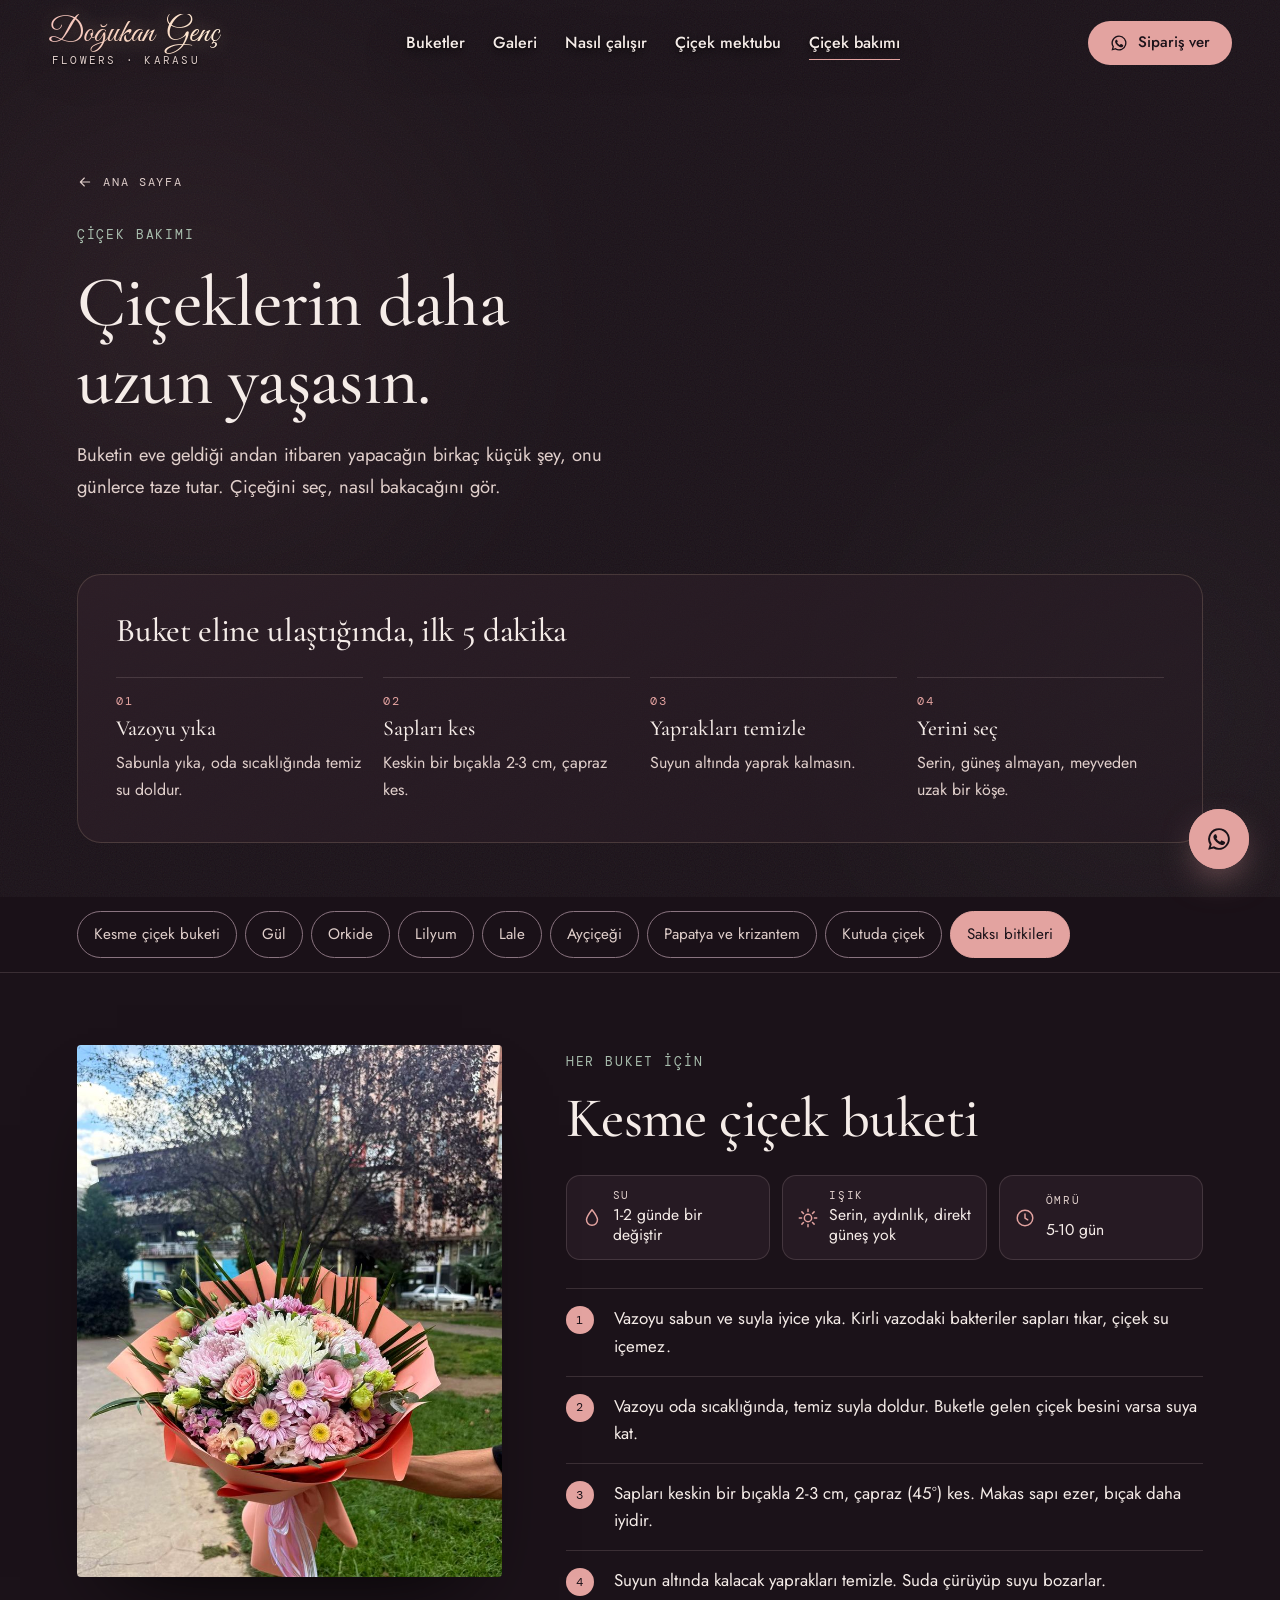
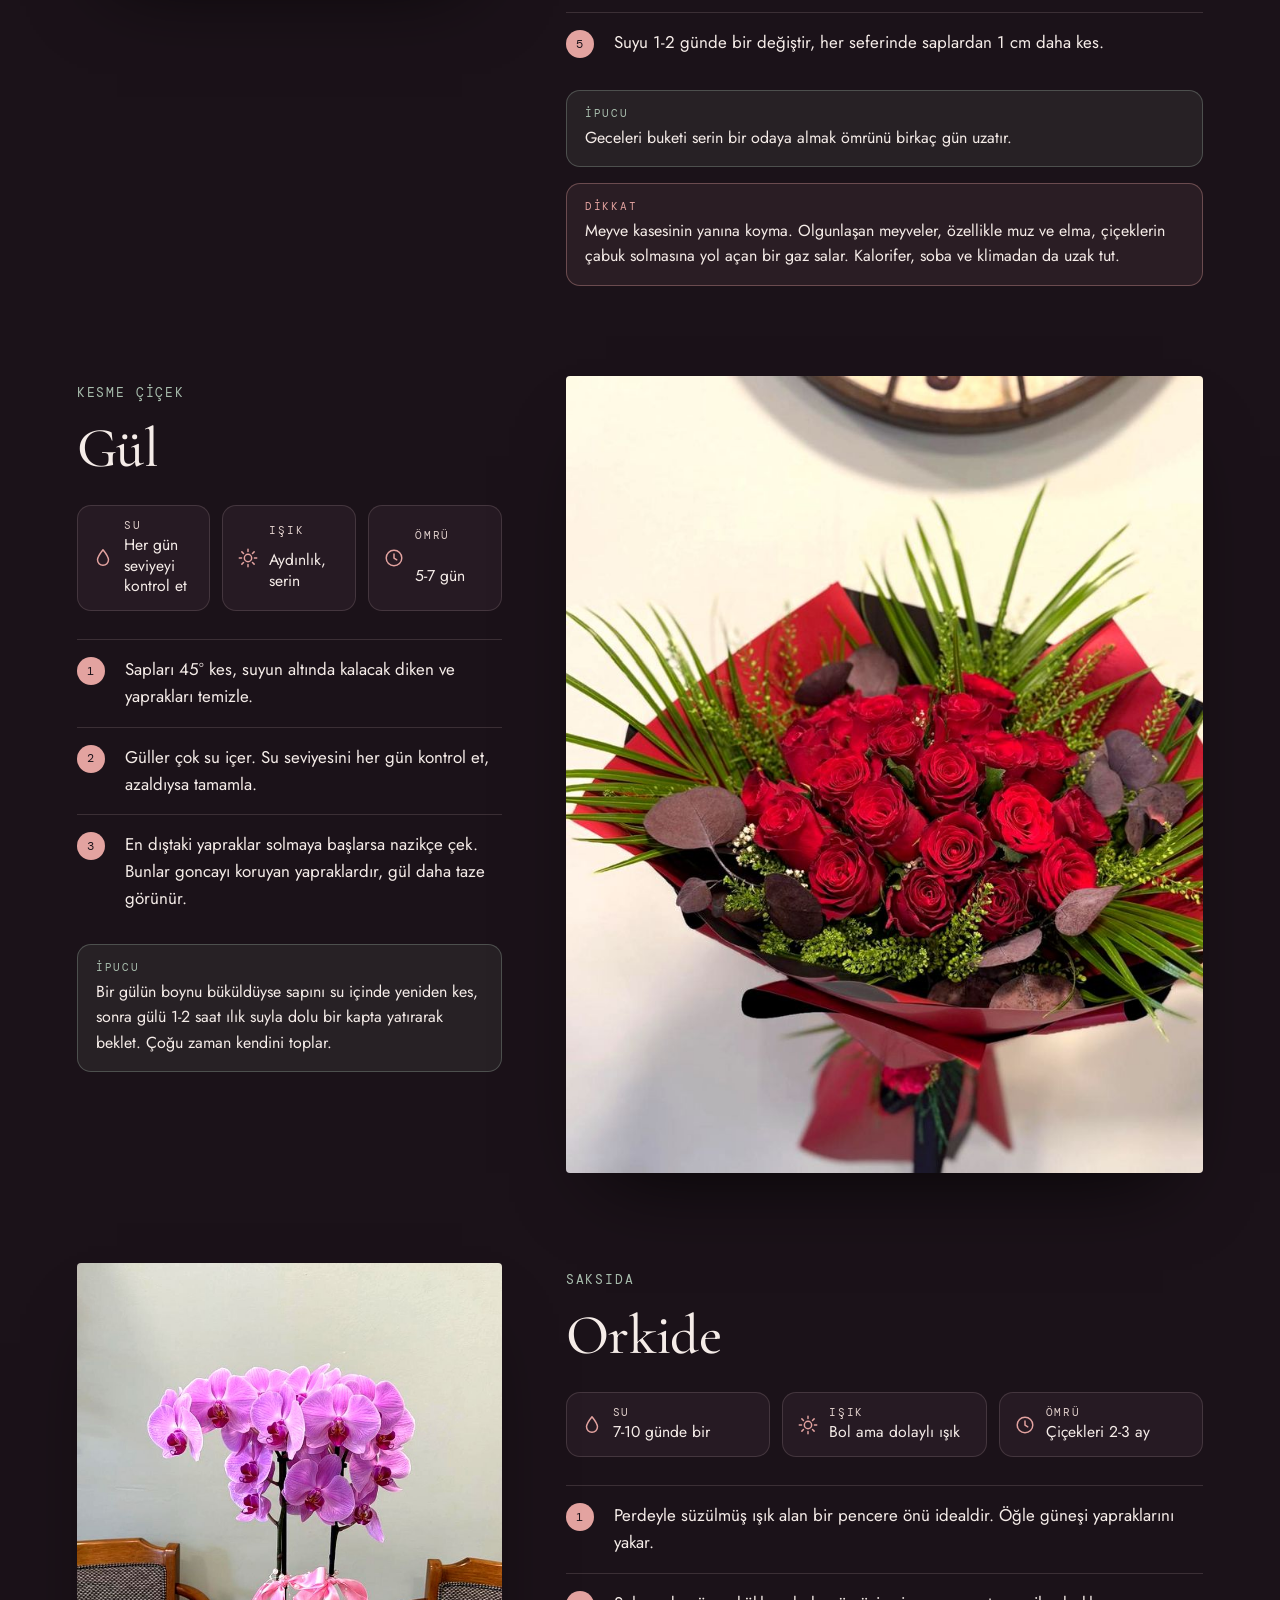
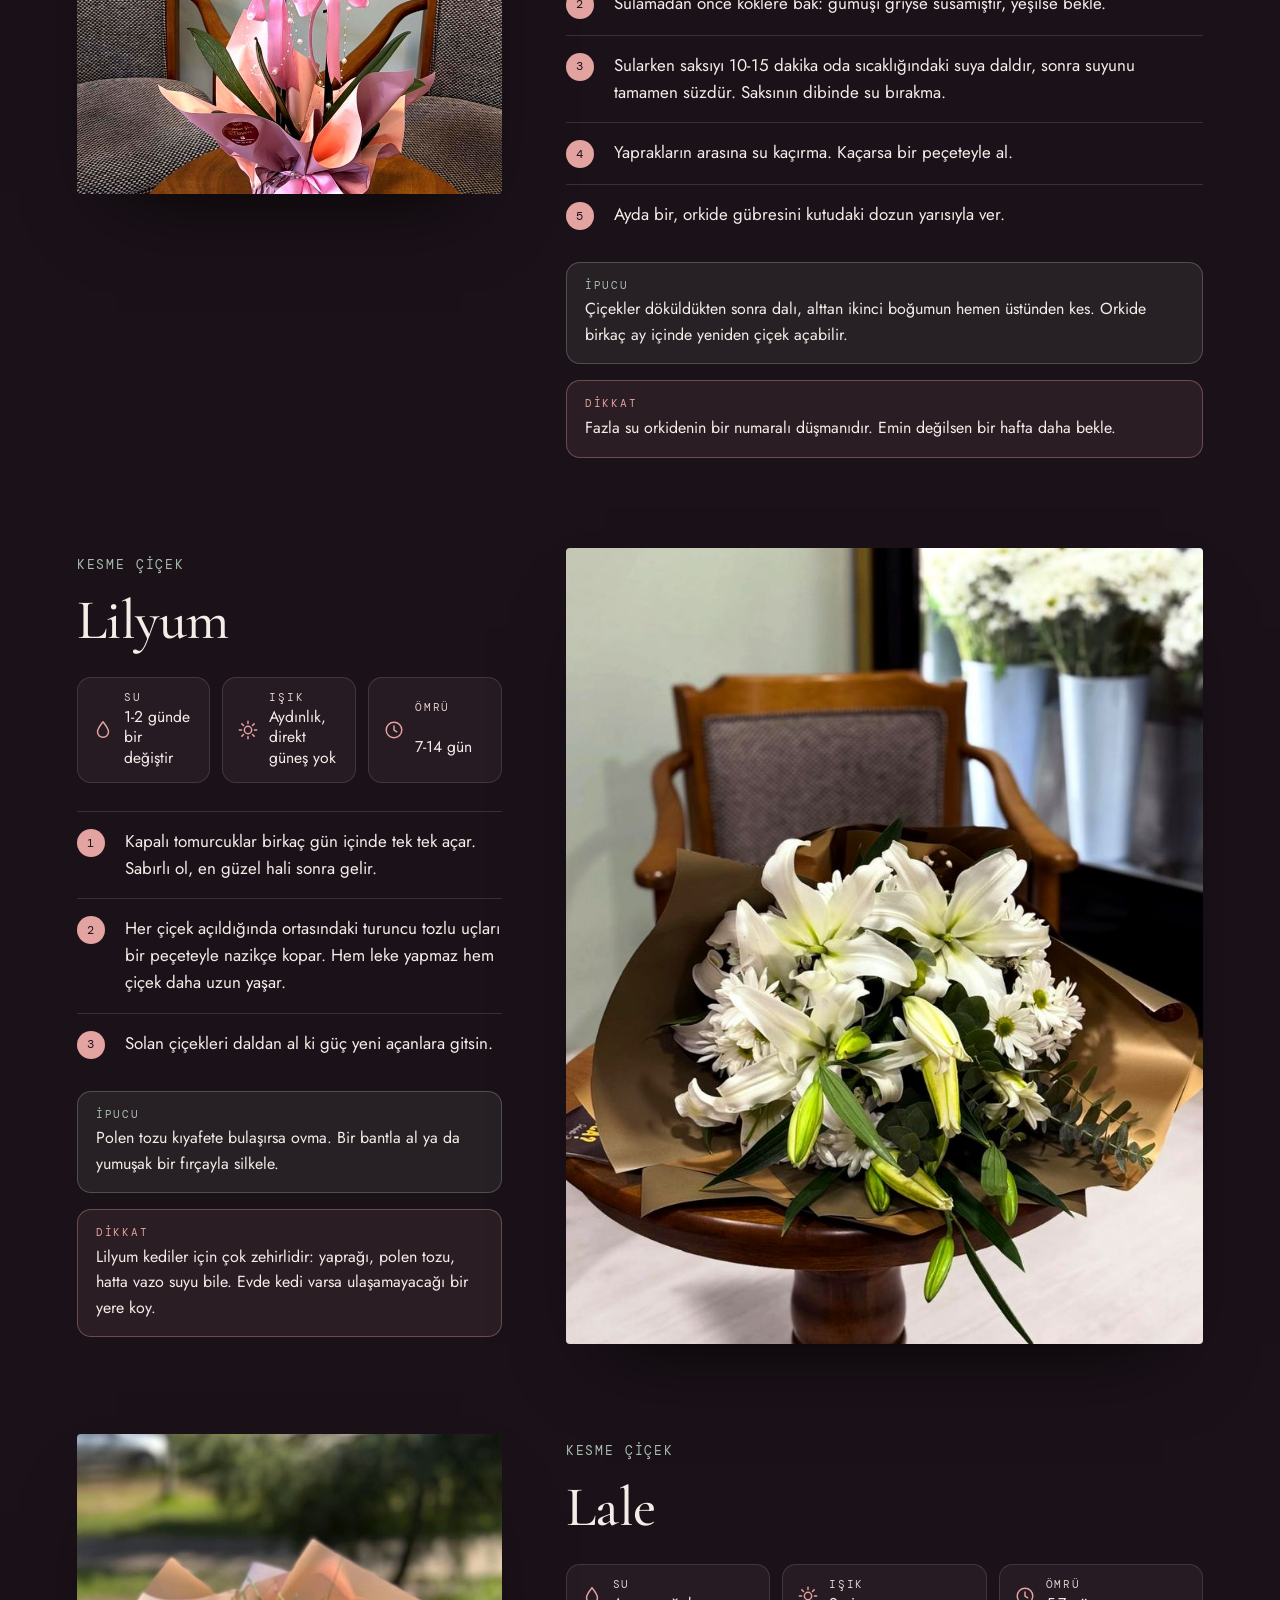
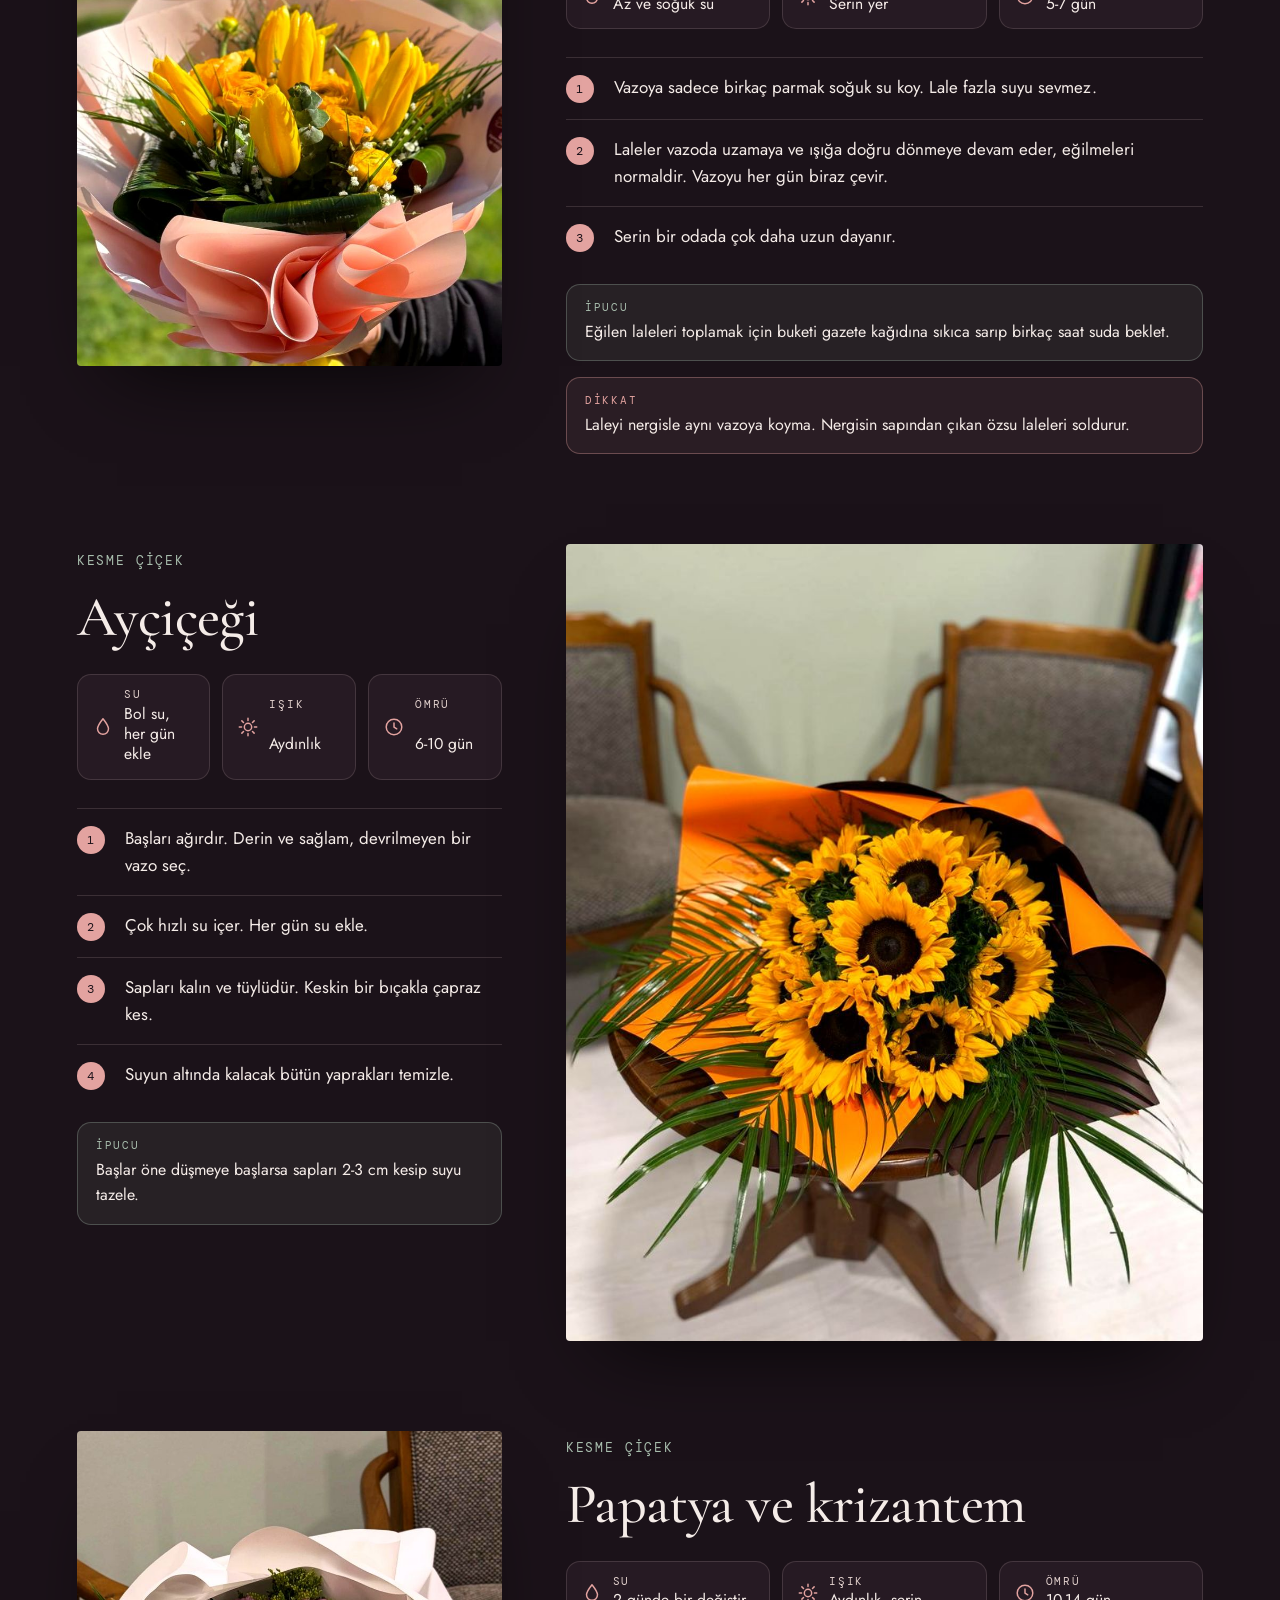
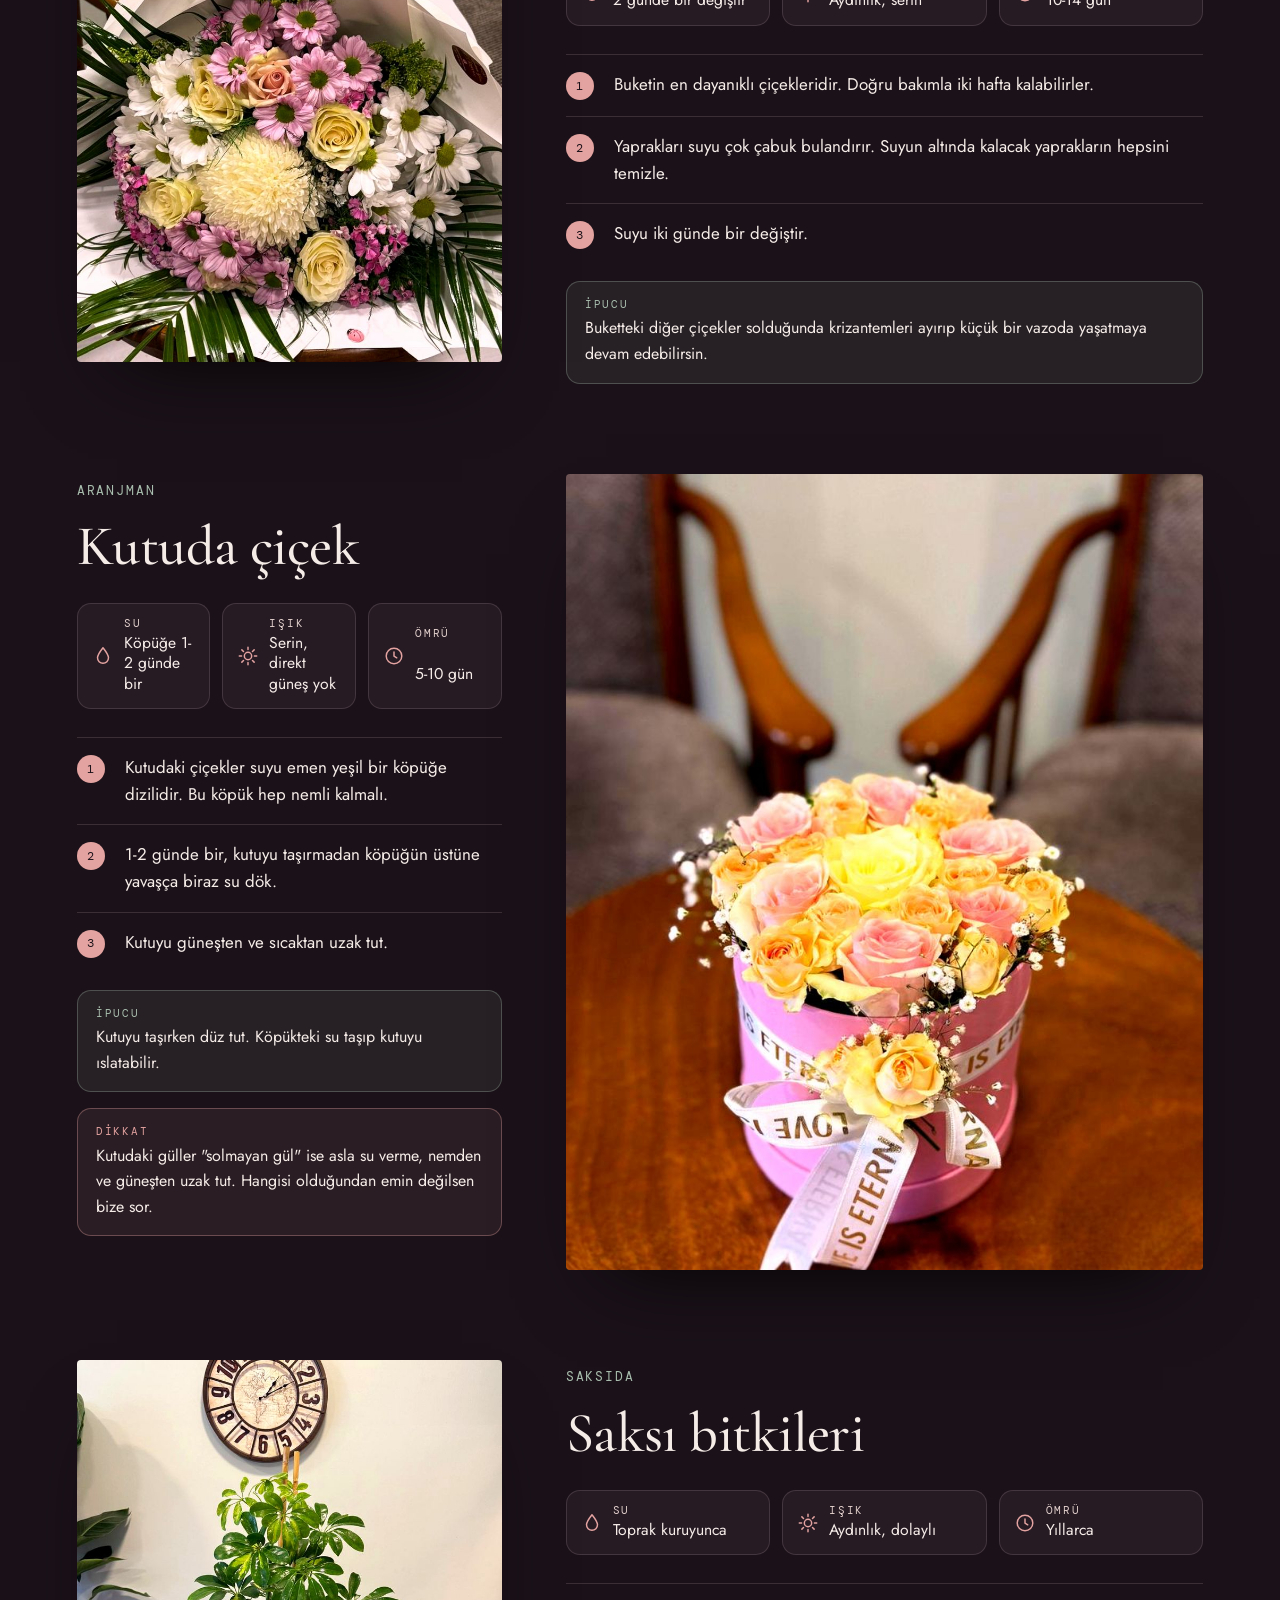
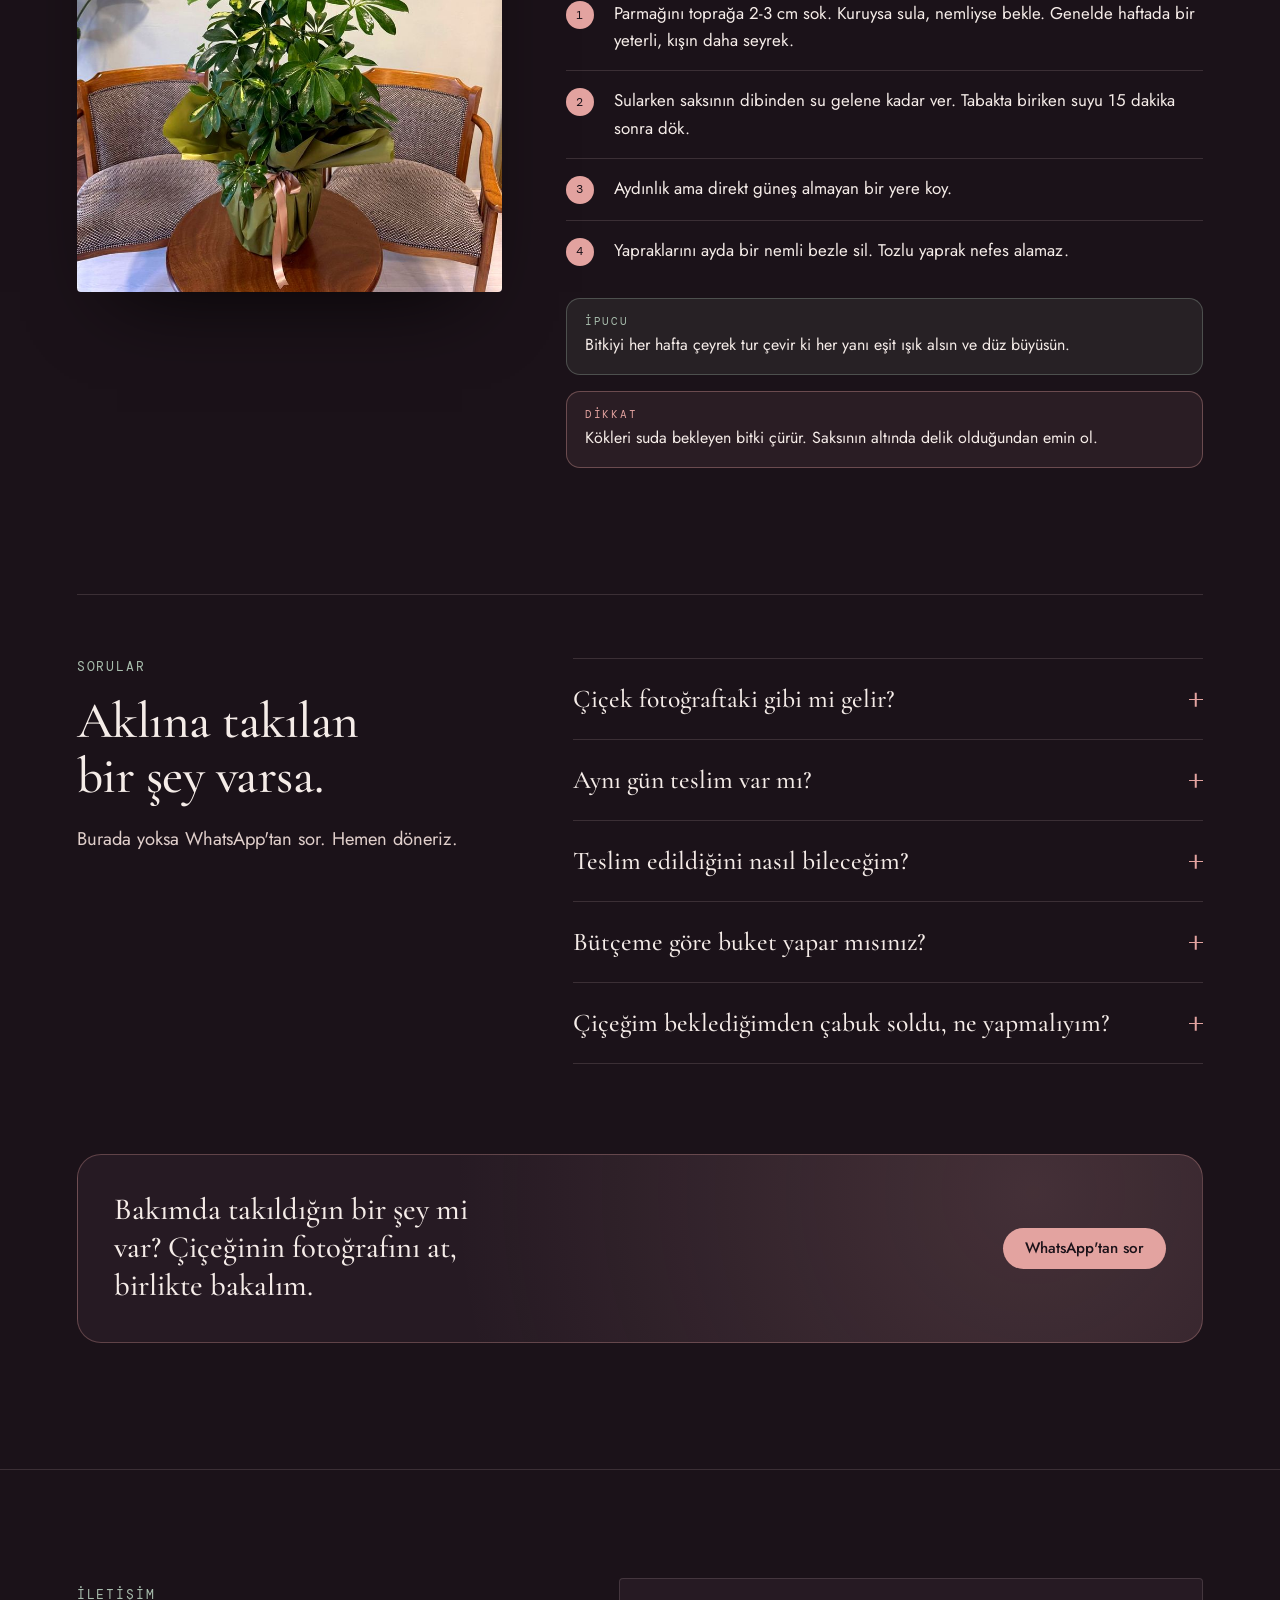
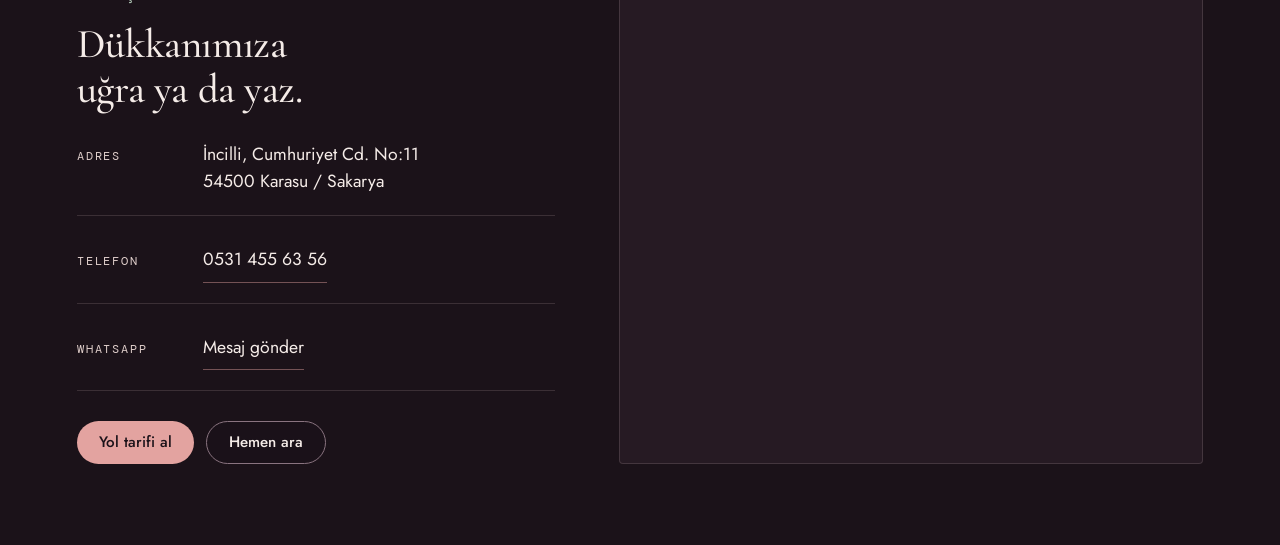
<file: bakim.html>
<!doctype html>
<html lang="tr">
<head>
<meta charset="utf-8">
<meta name="viewport" content="width=device-width, initial-scale=1, viewport-fit=cover">
<title>Çiçek bakımı · Doğukan Genç Flowers</title>
<meta name="description" content="Buket, gül, orkide, lilyum, lale, ayçiçeği ve saksı bitkilerinin bakımı. Çiçeklerin daha uzun yaşasın diye Doğukan Genç Flowers'tan kolay ipuçları.">
<meta name="theme-color" content="#1B1219">
<link rel="icon" href="data:image/svg+xml,%3Csvg xmlns='http://www.w3.org/2000/svg' viewBox='0 0 64 64'%3E%3Cdefs%3E%3ClinearGradient id='g' x1='0' y1='0' x2='1' y2='1'%3E%3Cstop offset='0' stop-color='%23FFF6EA'/%3E%3Cstop offset='1' stop-color='%23E3A3A0'/%3E%3C/linearGradient%3E%3C/defs%3E%3Crect width='64' height='64' rx='14' fill='%231B1219'/%3E%3Ccircle cx='32' cy='32' r='26' fill='none' stroke='url%28%23g%29' stroke-width='2'/%3E%3Ctext x='31.5' y='42' text-anchor='middle' font-family='Georgia,serif' font-style='italic' font-weight='700' font-size='26' letter-spacing='-1.5' fill='url%28%23g%29'%3EDG%3C/text%3E%3C/svg%3E">
<link rel="preconnect" href="https://fonts.googleapis.com">
<link rel="preconnect" href="https://fonts.gstatic.com" crossorigin>
<link href="https://fonts.googleapis.com/css2?family=Great+Vibes&family=Cormorant+Garamond:ital,wght@0,400;0,500;0,600;1,500;1,600&family=Caveat:wght@500&family=DM+Mono&family=Jost:wght@400;500&display=swap" rel="stylesheet">
<style>
:root{
  color-scheme:dark;
  --canvas:#1B1219;
  --panel:#261A23;
  --panel-2:#2F2029;
  --accent:#E3A3A0;
  --accent-hover:#EDB8B5;
  --accent-muted:#8FA393;
  --text-secondary:#E0CFCB;
  --text-primary:#F5ECE8;
  --line:rgba(205,184,180,.18);
  --line-strong:#8A7480;
  --ease-out:cubic-bezier(.22,.8,.24,1);
  --ease-soft:cubic-bezier(.45,.05,.25,1);
  --tshadow:0 1px 2px rgba(12,6,10,.95),0 3px 12px rgba(12,6,10,.78),0 10px 44px rgba(12,6,10,.8);
  --display:"Cormorant Garamond",Georgia,serif;--script:"Great Vibes","Cormorant Garamond",cursive;
  --body:"Jost",system-ui,sans-serif;
  --mono:"DM Mono",ui-monospace,monospace;
}
*,*::before,*::after{box-sizing:border-box}
html{overflow-x:hidden;overflow-x:clip;scroll-behavior:smooth;background:var(--canvas)}
body{margin:0;overflow-x:hidden;overflow-x:clip;background:var(--canvas);color:var(--text-primary);font:300 1.0625rem/1.65 var(--body);-webkit-font-smoothing:antialiased;animation:pagein 1.1s var(--ease-out) both}
@keyframes pagein{from{opacity:0}to{opacity:1}}
img{display:block;max-width:100%}
a{color:inherit}
h1,h2,h3{font-family:var(--display);font-weight:300;line-height:1.08;margin:0;letter-spacing:-.01em}
p{margin:0}
.sr{position:absolute!important;width:1px;height:1px;overflow:hidden;clip:rect(0 0 0 0);white-space:nowrap}
.skip{position:fixed;left:16px;top:-60px;z-index:100;background:var(--accent);color:var(--canvas);padding:10px 16px;border-radius:999px;text-decoration:none;transition:top .3s var(--ease-out)}
.skip:focus{top:16px}
:focus-visible{outline:2px solid var(--accent);outline-offset:3px;border-radius:6px}
.kicker{font:400 .74rem/1.4 var(--mono);letter-spacing:.18em;text-transform:uppercase;color:var(--accent-muted)}

/* ---------- the environment layer ---------- */
.env{position:fixed;inset:0;z-index:-1;pointer-events:none;overflow:hidden}
.env .glow{position:absolute;width:70vmax;height:70vmax;border-radius:50%;filter:blur(40px);opacity:.5}
.env .g1{left:-20vmax;top:-10vmax;background:radial-gradient(circle,rgba(227,163,160,.13),transparent 62%);animation:drift1 90s ease-in-out -20s infinite alternate}
.env .g2{right:-25vmax;bottom:-20vmax;background:radial-gradient(circle,rgba(143,163,147,.10),transparent 60%);animation:drift2 110s ease-in-out -40s infinite alternate}
@keyframes drift1{to{transform:translate(18vmax,22vmax) scale(1.1)}}
@keyframes drift2{to{transform:translate(-20vmax,-16vmax) scale(.92)}}
.env .grain{position:absolute;inset:-50%;opacity:.07;background-image:url("data:image/svg+xml,%3Csvg xmlns='http://www.w3.org/2000/svg' width='160' height='160'%3E%3Cfilter id='n'%3E%3CfeTurbulence type='fractalNoise' baseFrequency='.85' numOctaves='2' stitchTiles='stitch'/%3E%3C/filter%3E%3Crect width='100%25' height='100%25' filter='url(%23n)'/%3E%3C/svg%3E")}
.env .petal{position:absolute;top:-6vh;width:14px;height:10px;border-radius:70% 0 70% 0;background:var(--accent);opacity:.14;animation:fall linear infinite}
@keyframes fall{0%{transform:translate3d(0,-5vh,0) rotate(0)}50%{transform:translate3d(6vw,52vh,0) rotate(180deg)}100%{transform:translate3d(-2vw,112vh,0) rotate(360deg)}}
body.paused *,body.paused *::before,body.paused *::after{animation-play-state:paused!important}

/* ---------- nav ---------- */
.nav{position:fixed;top:0;left:0;right:0;z-index:50;display:flex;align-items:center;justify-content:space-between;gap:24px;padding:18px clamp(16px,4vw,48px);transition:background .5s var(--ease-soft),backdrop-filter .5s var(--ease-soft)}
.nav.solid{background:rgba(27,18,25,.78);backdrop-filter:blur(14px);-webkit-backdrop-filter:blur(14px)}
.brand{display:flex;align-items:center;gap:12px;text-decoration:none}
.brand span{font:500 1.28rem/1 var(--display);letter-spacing:.01em;text-shadow:var(--tshadow)}
.brand small{display:block;font:400 .62rem/1.3 var(--mono);letter-spacing:.2em;color:var(--text-secondary);text-transform:uppercase;margin-top:2px;padding-left:.35em}
.nav ul{display:flex;gap:28px;list-style:none;margin:0;padding:0}
.nav ul a{text-decoration:none;font-size:.92rem;color:var(--text-secondary);text-shadow:var(--tshadow);transition:color .3s var(--ease-soft)}
.nav ul a:hover{color:var(--text-primary)}
.btn{display:inline-flex;align-items:center;justify-content:center;gap:10px;padding:13px 22px;border-radius:999px;font:500 .95rem/1 var(--body);text-decoration:none;border:0;cursor:pointer;text-shadow:none;transition:background .35s var(--ease-soft),transform .35s var(--ease-out),color .35s var(--ease-soft),border-color .35s var(--ease-soft)}
.btn-accent{background:var(--accent);color:var(--canvas)}
.btn-accent:hover{background:var(--accent-hover);transform:translateY(-2px)}
.btn-ghost{background:rgba(27,18,25,.4);color:var(--text-primary);border:1px solid var(--line-strong)}
.btn-ghost:hover{border-color:var(--accent);transform:translateY(-2px)}
.btn svg{width:18px;height:18px}
@media (pointer:coarse){.btn{min-height:44px;display:inline-flex;align-items:center;justify-content:center}}
@media (max-width:900px){.nav ul{display:none}}
@media (max-width:520px){.nav .btn span{display:none}.nav .btn{padding:12px}}

/* ---------- sections ---------- */
main{position:relative}
.gut{padding-left:max(clamp(16px,6vw,96px),env(safe-area-inset-left,0px));padding-right:max(clamp(16px,6vw,96px),env(safe-area-inset-right,0px))}
.wrap{max-width:1240px;margin:0 auto}
.head h2{font-size:clamp(2.4rem,5vw,4.6rem);max-width:15ch;text-wrap:balance}
.head .kicker{display:block;margin-bottom:20px}
.head p{color:var(--text-secondary);margin-top:20px;max-width:44ch}
.pad{padding-top:clamp(110px,16vh,180px);padding-bottom:clamp(110px,16vh,180px)}

footer{position:relative;overflow:hidden;padding-top:clamp(80px,12vh,140px);padding-bottom:clamp(56px,9vh,96px);border-top:1px solid var(--line)}

/* nav: hide on the way down, return on the way up, mark the section */
.nav{transition:background .5s var(--ease-soft),backdrop-filter .5s var(--ease-soft),transform .6s var(--ease-out)}
.nav.hide{transform:translateY(-110%)}
.nav ul a{position:relative;padding:6px 0}
.nav ul a::after{content:"";position:absolute;left:0;right:0;bottom:0;height:1px;background:var(--accent);transform:scaleX(0);transform-origin:left;transition:transform .5s var(--ease-out)}
.nav ul a:hover::after,.nav ul a.on::after{transform:scaleX(1)}
.nav ul a.on{color:var(--text-primary)}
.progress{position:fixed;top:0;left:0;right:0;height:2px;z-index:60;background:linear-gradient(90deg,var(--accent-muted),var(--accent));transform:scaleX(var(--sp,0));transform-origin:left;pointer-events:none}

/* floating order button */
.fab{position:fixed;z-index:55;right:calc(clamp(16px,2.4vw,32px) + env(safe-area-inset-right,0px));bottom:calc(clamp(16px,2.4vw,32px) + env(safe-area-inset-bottom,0px));display:flex;align-items:center;gap:12px;text-decoration:none;opacity:0;transform:translateY(20px) scale(.9);pointer-events:none;transition:opacity .5s var(--ease-soft),transform .6s var(--ease-out)}
.fab.show{opacity:1;transform:none;pointer-events:auto}
.fab .bub{width:60px;height:60px;border-radius:50%;display:grid;place-items:center;background:var(--accent);color:var(--canvas);box-shadow:0 14px 36px -10px rgba(227,163,160,.6);position:relative}
.fab .bub::before{content:"";position:absolute;inset:0;border-radius:50%;border:1px solid var(--accent);animation:ping 2.8s var(--ease-soft) -1s infinite}
@keyframes ping{0%{transform:scale(1);opacity:.7}100%{transform:scale(1.6);opacity:0}}
.fab svg{width:26px;height:26px}
.fab .tip{font:500 .88rem/1 var(--body);color:var(--text-primary);background:rgba(27,18,25,.85);backdrop-filter:blur(10px);-webkit-backdrop-filter:blur(10px);border:1px solid var(--line);padding:11px 16px;border-radius:999px;opacity:0;transform:translateX(10px);transition:opacity .4s var(--ease-soft),transform .5s var(--ease-out)}
.fab:hover .tip,.fab:focus-visible .tip{opacity:1;transform:none}
@media (max-width:720px){.fab .tip{display:none}}

@media (prefers-reduced-motion: reduce){.fab .bub::before{display:none}}

/* ---------- readability pass ---------- */
:root{--ink-2:#54404B;--sage-ink:#4F6B57}
body{font-weight:400;font-size:1.125rem;line-height:1.7}
h1,h2,h3{font-weight:500}
.band h1,.band h2{font-weight:500;letter-spacing:-.005em}
.band .lede,.b4 .lede{font-weight:500;font-size:clamp(1.05rem,1.2vw,1.2rem)}
.kicker{font-size:.82rem;letter-spacing:.14em;color:#A9BEAE}
.nav ul a{font-size:1rem;font-weight:500;color:var(--text-primary)}
.head p{font-size:1.15rem}
.dil-head h2{font-weight:500;color:var(--text-primary)}
.fl h3{font-weight:500}
.fl .line{font-weight:500;font-size:clamp(1.35rem,1.8vw,1.7rem)}
.fl .when{font-size:1.05rem}
.fl .link,.bq a,.endcard a.link{font-size:.84rem}
.bq h3{font-weight:500}
.bq p,.endcard p{font-size:1.05rem}
.marquee .r2{font-weight:400}
.marquee .r3{font-size:clamp(.78rem,.95vw,.88rem)}
.step h3{font-weight:500}
.step p{font-size:1.08rem}
.step .n{font-size:.8rem}
.faq summary{font-weight:500}
.faq .a p{font-size:1.08rem}
label{font-size:.8rem}
input,textarea{font-weight:400;font-size:1.05rem}
.cardnote{font-size:.8rem}
.brand small{font-size:.7rem}
.gal-count{font-size:.8rem}
.dil-nav li{font-size:.8rem;opacity:.6}
@media (max-width:820px), (orientation: portrait){.dil-nav li{font-size:0}}

/* ---------- rose gold brand name ---------- */
.rg{background:linear-gradient(100deg,#E3A3A0 0%,#EDBFA8 22%,#F7DFC2 40%,#FFF4E4 50%,#F2CDB0 62%,#E6A9A0 80%,#E3A3A0 100%);background-size:220% 100%;-webkit-background-clip:text;background-clip:text;color:transparent;-webkit-text-fill-color:transparent;text-shadow:none;animation:shine 9s linear infinite}
@keyframes shine{from{background-position:110% 0}to{background-position:-110% 0}}
.brand .rg{display:inline-block;font:400 2.05rem/1 var(--script);letter-spacing:0;word-spacing:.18em;padding:.12em .22em .16em;margin:-.12em -.22em -.16em;text-shadow:none;background-image:linear-gradient(100deg,#F4BFBA 0%,#F9D6C2 22%,#FFE8D2 40%,#FFF9F0 50%,#FCDFC6 62%,#F3C2B8 80%,#F4BFBA 100%);filter:drop-shadow(0 0 8px rgba(255,214,190,.35)) drop-shadow(0 1px 3px rgba(12,6,10,.8))}
.brandline-hero{display:flex;align-items:baseline;gap:14px;margin-bottom:20px;text-shadow:none}
.brandline-hero .rg{font:italic 500 clamp(1.5rem,2.1vw,2.1rem)/1.1 var(--display);letter-spacing:.01em;filter:drop-shadow(0 2px 10px rgba(12,6,10,.85))}
.brandline-hero .loc{font:400 .8rem/1 var(--mono);white-space:nowrap;letter-spacing:.2em;text-transform:uppercase;color:var(--text-primary);text-shadow:var(--tshadow)}
@media (prefers-reduced-motion: reduce){.rg{animation:none;background-position:50% 0}}

/* ---------- care page ---------- */
main{padding-top:clamp(120px,18vh,180px)}
.back{display:inline-flex;align-items:center;gap:10px;margin-bottom:24px;padding:12px 0;font:400 .76rem/1 var(--mono);letter-spacing:.16em;text-transform:uppercase;color:var(--text-secondary);text-decoration:none;transition:color .3s var(--ease-soft)}
.back:hover{color:var(--accent)}
.back svg{width:16px;height:16px}
.bk-head h1{font-size:clamp(2.6rem,5.6vw,5.2rem);max-width:13ch;text-wrap:balance}
.bk-head .kicker{display:block;margin-bottom:20px}
.bk-head p{color:var(--text-secondary);margin-top:20px;max-width:52ch;font-size:1.15rem}
.reveal .part{opacity:0;transform:translateY(24px);transition:opacity .9s var(--ease-out),transform .9s var(--ease-out);transition-delay:calc(var(--i,0)*90ms)}
.reveal.in .part{opacity:1;transform:none}
/* first five minutes */
.first{margin-top:clamp(48px,8vh,80px);padding:clamp(24px,3vw,40px);border-radius:24px;background:linear-gradient(150deg,rgba(47,32,41,.8),rgba(38,26,35,.5));border:1px solid rgba(243,211,176,.16)}
.first h2{font-size:clamp(1.6rem,2.6vw,2.3rem)}
.first ol{list-style:none;margin:28px 0 0;padding:0;display:grid;grid-template-columns:repeat(4,minmax(0,1fr));gap:20px;counter-reset:f}
.first li{counter-increment:f;display:flex;flex-direction:column;gap:8px;padding-top:18px;border-top:1px solid var(--line)}
.first li::before{content:"0" counter(f);font:400 .74rem/1 var(--mono);letter-spacing:.16em;color:var(--accent)}
.first b{font:500 1.35rem/1.15 var(--display)}
.first span{color:var(--text-secondary);font-size:1rem}
/* flower chips, sticky under the menu */
.bk-nav{position:sticky;top:0;z-index:20;display:flex;gap:8px;overflow-x:auto;scrollbar-width:none;margin:clamp(40px,6vh,64px) calc(-1 * clamp(16px,6vw,96px)) 0;padding:14px clamp(16px,6vw,96px);background:rgba(27,18,25,.88);backdrop-filter:blur(12px);-webkit-backdrop-filter:blur(12px);border-bottom:1px solid var(--line)}
.nav:not(.hide) ~ main .bk-nav{top:var(--navh,76px)}
.bk-nav{transition:top .6s var(--ease-out)}
.bk-nav a{flex:none;padding:10px 16px;min-height:42px;display:inline-flex;align-items:center;border-radius:999px;border:1px solid var(--line-strong);color:var(--text-secondary);text-decoration:none;font-size:.95rem;transition:color .3s,border-color .3s,background .3s}
.bk-nav a:hover{color:var(--text-primary);border-color:var(--accent)}
.bk-nav a.on{background:var(--accent);border-color:var(--accent);color:var(--canvas)}
/* one guide per flower */
.guides{display:grid;gap:clamp(64px,10vh,120px);margin-top:clamp(56px,8vh,96px)}
.guide{display:grid;grid-template-columns:minmax(0,.8fr) minmax(0,1.2fr);gap:clamp(28px,5vw,72px);align-items:start;scroll-margin-top:90px}
.guide:nth-child(even) .g-ph{order:2}
.g-ph{position:sticky;top:96px;aspect-ratio:4/5;border-radius:4px;overflow:hidden;background:var(--panel);box-shadow:0 40px 80px -40px rgba(0,0,0,.85)}
.g-ph img{width:100%;height:100%;object-fit:cover;display:block}
.g-txt h2{font-size:clamp(2.4rem,4.4vw,3.8rem);margin:12px 0 26px}
.g-stats{display:grid;grid-template-columns:repeat(3,minmax(0,1fr));gap:12px;margin:0}
.g-stats div{display:grid;grid-template-columns:auto 1fr;grid-template-rows:auto auto;column-gap:10px;row-gap:4px;align-items:center;padding:14px;border-radius:14px;background:var(--panel);border:1px solid var(--line)}
.g-stats svg{grid-row:span 2;width:22px;height:22px;color:var(--accent)}
.g-stats dt{font:400 .68rem/1 var(--mono);letter-spacing:.16em;text-transform:uppercase;color:var(--text-secondary)}
.g-stats dd{margin:0;font-size:.98rem;line-height:1.3;color:var(--text-primary)}
.g-steps{list-style:none;margin:28px 0 0;padding:0;counter-reset:s}
.g-steps li{counter-increment:s;display:grid;grid-template-columns:36px 1fr;gap:12px;padding:16px 0;border-top:1px solid var(--line);color:var(--text-primary);font-size:1.06rem;line-height:1.6}
.g-steps li::before{content:counter(s);width:28px;height:28px;border-radius:50%;display:grid;place-items:center;font:400 .78rem/1 var(--mono);color:var(--canvas);background:var(--accent);margin-top:1px}
.g-note{margin-top:16px;padding:16px 18px;border-radius:14px;font-size:1rem;line-height:1.6;color:var(--text-primary)}
.g-note b{display:block;margin-bottom:4px;font:400 .7rem/1.2 var(--mono);letter-spacing:.16em;text-transform:uppercase}
.g-note.tip{background:rgba(143,163,147,.1);border:1px solid rgba(169,190,174,.3)}
.g-note.tip b{color:#A9BEAE}
.g-note.warn{background:rgba(227,163,160,.08);border:1px solid rgba(227,163,160,.35)}
.g-note.warn b{color:var(--accent)}
/* questions */
.bk-faq{display:grid;grid-template-columns:minmax(0,.8fr) minmax(0,1.2fr);gap:clamp(40px,6vw,96px);align-items:start;margin-top:clamp(90px,14vh,160px);padding-top:clamp(48px,7vh,80px);border-top:1px solid var(--line);scroll-margin-top:90px}
.bk-faq .head h2{font-size:clamp(2.2rem,4vw,3.6rem);max-width:12ch}
.bk-faq .head p{color:var(--text-secondary);margin-top:18px}
.bk-faq .head .kicker{display:block;margin-bottom:18px}
.faq details{border-top:1px solid var(--line)}
.faq details:last-child{border-bottom:1px solid var(--line)}
.faq summary{list-style:none;cursor:pointer;display:flex;justify-content:space-between;align-items:baseline;gap:24px;padding:24px 0;font:500 clamp(1.3rem,2vw,1.7rem)/1.25 var(--display);transition:color .3s var(--ease-soft),padding .4s var(--ease-out)}
.faq summary:hover{color:var(--accent);padding-left:8px}
.faq summary::-webkit-details-marker{display:none}
.faq summary i{flex:none;width:14px;height:14px;position:relative}
.faq summary i::before,.faq summary i::after{content:"";position:absolute;left:0;top:6px;width:14px;height:1.5px;background:var(--accent)}
.faq summary i::after{transform:rotate(90deg);transition:transform .5s var(--ease-out)}
.faq details[open] summary i::after{transform:rotate(0)}
.faq .a p{color:var(--text-secondary);padding-bottom:24px;max-width:52ch;font-size:1.06rem}
.bk-cta{display:flex;flex-wrap:wrap;align-items:center;justify-content:space-between;gap:20px 32px;margin-top:clamp(64px,10vh,110px);padding:clamp(24px,3vw,36px);border-radius:24px;border:1px solid rgba(227,163,160,.3);background:radial-gradient(circle at 85% 20%,rgba(227,163,160,.16),transparent 60%),var(--panel)}
.bk-cta p{font:500 clamp(1.4rem,2.4vw,2rem)/1.25 var(--display);max-width:26ch}
footer{margin-top:clamp(90px,14vh,160px)}
@media (max-width:900px){
  .first ol{grid-template-columns:repeat(2,minmax(0,1fr))}
  .guide{grid-template-columns:1fr}
  .guide:nth-child(even) .g-ph{order:0}
  .g-ph{position:relative;top:0;aspect-ratio:4/3}
  .bk-faq{grid-template-columns:1fr}
}
@media (max-width:560px){
  .first ol{grid-template-columns:1fr}
  .g-stats{grid-template-columns:1fr}
  .g-stats div{grid-template-columns:auto auto 1fr;grid-template-rows:auto}
  .g-stats svg{grid-row:auto}
  .g-stats dt{min-width:44px}
}
@media (prefers-reduced-motion:reduce){.reveal .part{opacity:1;transform:none;transition:none}}
[hidden]{display:none!important}

/* contact: address, phone and the shop on the map */
.contact{display:grid;grid-template-columns:minmax(0,.9fr) minmax(0,1.1fr);gap:clamp(28px,5vw,72px);align-items:stretch}
.contact h3{font-size:clamp(2rem,3.2vw,3rem);margin:14px 0 30px;max-width:14ch}
.contact dl{margin:0;display:grid;gap:22px}
.contact dl div{display:grid;grid-template-columns:110px 1fr;gap:16px;align-items:baseline;padding-bottom:20px;border-bottom:1px solid var(--line)}
.contact dt{font:400 .74rem/1.4 var(--mono);letter-spacing:.16em;text-transform:uppercase;color:var(--text-secondary)}
.contact dd{margin:0;font-size:1.1rem;line-height:1.55;color:var(--text-primary)}
.contact dd a{display:inline-block;padding:8px 0;color:var(--text-primary);text-decoration:none;border-bottom:1px solid rgba(227,163,160,.45);transition:border-color .3s var(--ease-soft),color .3s var(--ease-soft)}
.contact dd a:hover{color:var(--accent);border-color:var(--accent)}
.contact .row{display:flex;flex-wrap:wrap;gap:12px;margin-top:30px}
.c-map{position:relative;min-height:380px;border-radius:4px;overflow:hidden;border:1px solid var(--line);background:var(--panel)}
.c-map iframe{position:absolute;inset:0;width:100%;height:100%;border:0;filter:saturate(.85) contrast(1.02)}
@media (max-width:900px){.contact{grid-template-columns:1fr}.c-map{min-height:300px}.contact dl div{grid-template-columns:96px 1fr}}
/* phones and tablets: the section links live behind a menu button */
.menu-btn{display:none;width:44px;height:44px;border-radius:50%;border:1px solid var(--line-strong);background:rgba(27,18,25,.5);cursor:pointer;place-items:center;padding:0;color:var(--text-primary)}
.menu-btn i{display:block;width:18px;height:1.5px;background:currentColor;position:relative;transition:background .2s}
.menu-btn i::before,.menu-btn i::after{content:"";position:absolute;left:0;width:18px;height:1.5px;background:currentColor;transition:transform .35s var(--ease-out)}
.menu-btn i::before{top:-6px}.menu-btn i::after{top:6px}
.nav.open .menu-btn i{background:transparent}
.nav.open .menu-btn i::before{transform:translateY(6px) rotate(45deg)}
.nav.open .menu-btn i::after{transform:translateY(-6px) rotate(-45deg)}
@media (max-width:900px){
  .menu-btn{display:grid}
  .nav .btn-accent{margin-left:auto}
  .nav{gap:10px}
  .nav.open{background:rgba(27,18,25,.97);backdrop-filter:blur(14px);-webkit-backdrop-filter:blur(14px)}
  .nav.open ul{display:flex;flex-direction:column;gap:0;position:absolute;left:0;right:0;top:100%;padding:8px clamp(16px,4vw,48px) 22px;background:rgba(27,18,25,.97);border-bottom:1px solid var(--line);box-shadow:0 30px 60px -30px rgba(0,0,0,.9)}
  .nav.open ul a{display:block;padding:15px 0;font:500 1.5rem/1.1 var(--display);border-bottom:1px solid var(--line)}
  .nav.open ul li:last-child a{border-bottom:0}
  .nav.open ul a::after{display:none}
}
/* phones: no costly blur while scrolling */
@media (max-width:820px){
  .nav.solid,.nav.open{backdrop-filter:none;-webkit-backdrop-filter:none;background:rgba(27,18,25,.97)}
  .env .glow{animation:none;filter:none;opacity:.28}
  .bk-nav{backdrop-filter:none;-webkit-backdrop-filter:none;background:rgba(27,18,25,.97)}
}
</style>
</head>
<body>
<a class="skip" href="#main">İçeriğe geç</a>
<div class="env" aria-hidden="true">
  <div class="glow g1"></div><div class="glow g2"></div><div class="grain"></div>
  <span class="petal" style="left:8%;animation-duration:38s;animation-delay:-4s"></span>
  <span class="petal" style="left:22%;animation-duration:46s;animation-delay:-21s;transform:scale(.7)"></span>
  <span class="petal" style="left:41%;animation-duration:42s;animation-delay:-33s"></span>
  <span class="petal" style="left:63%;animation-duration:50s;animation-delay:-12s"></span>
  <span class="petal" style="left:79%;animation-duration:40s;animation-delay:-27s"></span>
  <span class="petal" style="left:92%;animation-duration:48s;animation-delay:-8s"></span>
</div>

<nav class="nav" aria-label="Ana menü">
  <a class="brand" href="index.html" aria-label="Doğukan Genç Flowers, ana sayfa">
    <span><b class="rg">Doğukan Genç</b><small>Flowers · Karasu</small></span>
  </a>
  <ul id="navMenu">
    <li><a href="index.html#buketler">Buketler</a></li>
    <li><a href="galeri.html">Galeri</a></li>
    <li><a href="index.html#nasil">Nasıl çalışır</a></li>
    <li><a href="index.html#mektup">Çiçek mektubu</a></li>
    <li><a href="bakim.html" class="on" aria-current="page">Çiçek bakımı</a></li>
  </ul>
  <a class="btn btn-accent" href="#iletisim" data-wa data-msg="Merhaba, çiçek siparişi vermek istiyorum."><svg viewBox="0 0 24 24" aria-hidden="true"><path fill="currentColor" d="M12 2a10 10 0 0 0-8.6 15.1L2 22l5-1.3A10 10 0 1 0 12 2zm0 18.2a8.2 8.2 0 0 1-4.2-1.2l-.3-.2-3 .8.8-2.9-.2-.3A8.2 8.2 0 1 1 12 20.2zm4.5-6.1c-.2-.1-1.5-.7-1.7-.8s-.4-.1-.6.1-.7.8-.8 1-.3.2-.5.1a6.7 6.7 0 0 1-3.3-2.9c-.3-.4.3-.4.7-1.3.1-.2 0-.3 0-.4l-.8-1.8c-.2-.5-.4-.4-.6-.4h-.5a1 1 0 0 0-.7.3 3 3 0 0 0-.9 2.2 5.1 5.1 0 0 0 1.1 2.7 11.7 11.7 0 0 0 4.5 4c1.7.7 2.3.8 3.2.6a2.7 2.7 0 0 0 1.8-1.3 2.2 2.2 0 0 0 .2-1.3c-.1-.1-.3-.2-.5-.3z"/></svg><span>Sipariş ver</span></a>
  <button class="menu-btn" type="button" aria-controls="navMenu" aria-expanded="false" aria-label="Menüyü aç"><i></i></button>
</nav>

<main id="main" class="gut">
  <div class="wrap">
    <a class="back" href="index.html"><svg viewBox="0 0 24 24" aria-hidden="true"><path d="M19 12H5M11 6l-6 6 6 6" fill="none" stroke="currentColor" stroke-width="1.6" stroke-linecap="round" stroke-linejoin="round"/></svg>Ana sayfa</a>
    <header class="bk-head reveal">
      <span class="kicker part">Çiçek bakımı</span>
      <h1 class="part" style="--i:1">Çiçeklerin daha uzun yaşasın.</h1>
      <p class="part" style="--i:2">Buketin eve geldiği andan itibaren yapacağın birkaç küçük şey, onu günlerce taze tutar. Çiçeğini seç, nasıl bakacağını gör.</p>
    </header>

    <section class="first reveal" aria-labelledby="first-h">
      <h2 id="first-h" class="part">Buket eline ulaştığında, ilk 5 dakika</h2>
      <ol>
        <li class="part" style="--i:1"><b>Vazoyu yıka</b><span>Sabunla yıka, oda sıcaklığında temiz su doldur.</span></li>
        <li class="part" style="--i:2"><b>Sapları kes</b><span>Keskin bir bıçakla 2-3 cm, çapraz kes.</span></li>
        <li class="part" style="--i:3"><b>Yaprakları temizle</b><span>Suyun altında yaprak kalmasın.</span></li>
        <li class="part" style="--i:4"><b>Yerini seç</b><span>Serin, güneş almayan, meyveden uzak bir köşe.</span></li>
      </ol>
    </section>

    <nav class="bk-nav" aria-label="Çiçekler"><a href="#genel">Kesme çiçek buketi</a><a href="#gul">Gül</a><a href="#orkide">Orkide</a><a href="#lilyum">Lilyum</a><a href="#lale">Lale</a><a href="#aycicegi">Ayçiçeği</a><a href="#papatya">Papatya ve krizantem</a><a href="#kutu">Kutuda çiçek</a><a href="#bitki">Saksı bitkileri</a></nav>

    <div class="guides">
      <article class="guide reveal" id="genel">
        <div class="g-ph part"><img src="assets/bk-genel.jpg" alt="Kesme çiçek buketi, Doğukan Genç Flowers" width="800" height="1000" loading="lazy" decoding="async"></div>
        <div class="g-txt">
          <span class="kicker part">Her buket için</span>
          <h2 class="part" style="--i:1">Kesme çiçek buketi</h2>
          <dl class="g-stats part" style="--i:2">
            <div><svg viewBox="0 0 24 24" aria-hidden="true"><path d="M12 3c3.5 4.4 6 7.8 6 11a6 6 0 0 1-12 0c0-3.2 2.5-6.6 6-11z" fill="none" stroke="currentColor" stroke-width="1.6" stroke-linejoin="round"/></svg><dt>Su</dt><dd>1-2 günde bir değiştir</dd></div>
            <div><svg viewBox="0 0 24 24" aria-hidden="true"><circle cx="12" cy="12" r="4" fill="none" stroke="currentColor" stroke-width="1.6"/><path d="M12 2.5v2.5M12 19v2.5M2.5 12H5M19 12h2.5M5.3 5.3l1.8 1.8M16.9 16.9l1.8 1.8M5.3 18.7l1.8-1.8M16.9 7.1l1.8-1.8" stroke="currentColor" stroke-width="1.6" stroke-linecap="round"/></svg><dt>Işık</dt><dd>Serin, aydınlık, direkt güneş yok</dd></div>
            <div><svg viewBox="0 0 24 24" aria-hidden="true"><circle cx="12" cy="12" r="8.5" fill="none" stroke="currentColor" stroke-width="1.6"/><path d="M12 7.5V12l3 2" fill="none" stroke="currentColor" stroke-width="1.6" stroke-linecap="round"/></svg><dt>Ömrü</dt><dd>5-10 gün</dd></div>
          </dl>
          <ol class="g-steps part" style="--i:3"><li>Vazoyu sabun ve suyla iyice yıka. Kirli vazodaki bakteriler sapları tıkar, çiçek su içemez.</li><li>Vazoyu oda sıcaklığında, temiz suyla doldur. Buketle gelen çiçek besini varsa suya kat.</li><li>Sapları keskin bir bıçakla 2-3 cm, çapraz (45°) kes. Makas sapı ezer, bıçak daha iyidir.</li><li>Suyun altında kalacak yaprakları temizle. Suda çürüyüp suyu bozarlar.</li><li>Suyu 1-2 günde bir değiştir, her seferinde saplardan 1 cm daha kes.</li></ol>
          <p class="g-note tip part" style="--i:4"><b>İpucu</b>Geceleri buketi serin bir odaya almak ömrünü birkaç gün uzatır.</p>
          <p class="g-note warn part" style="--i:5"><b>Dikkat</b>Meyve kasesinin yanına koyma. Olgunlaşan meyveler, özellikle muz ve elma, çiçeklerin çabuk solmasına yol açan bir gaz salar. Kalorifer, soba ve klimadan da uzak tut.</p>
        </div>
      </article>
      <article class="guide reveal" id="gul">
        <div class="g-ph part"><img src="assets/bk-gul.jpg" alt="Gül, Doğukan Genç Flowers" width="800" height="1000" loading="lazy" decoding="async"></div>
        <div class="g-txt">
          <span class="kicker part">Kesme çiçek</span>
          <h2 class="part" style="--i:1">Gül</h2>
          <dl class="g-stats part" style="--i:2">
            <div><svg viewBox="0 0 24 24" aria-hidden="true"><path d="M12 3c3.5 4.4 6 7.8 6 11a6 6 0 0 1-12 0c0-3.2 2.5-6.6 6-11z" fill="none" stroke="currentColor" stroke-width="1.6" stroke-linejoin="round"/></svg><dt>Su</dt><dd>Her gün seviyeyi kontrol et</dd></div>
            <div><svg viewBox="0 0 24 24" aria-hidden="true"><circle cx="12" cy="12" r="4" fill="none" stroke="currentColor" stroke-width="1.6"/><path d="M12 2.5v2.5M12 19v2.5M2.5 12H5M19 12h2.5M5.3 5.3l1.8 1.8M16.9 16.9l1.8 1.8M5.3 18.7l1.8-1.8M16.9 7.1l1.8-1.8" stroke="currentColor" stroke-width="1.6" stroke-linecap="round"/></svg><dt>Işık</dt><dd>Aydınlık, serin</dd></div>
            <div><svg viewBox="0 0 24 24" aria-hidden="true"><circle cx="12" cy="12" r="8.5" fill="none" stroke="currentColor" stroke-width="1.6"/><path d="M12 7.5V12l3 2" fill="none" stroke="currentColor" stroke-width="1.6" stroke-linecap="round"/></svg><dt>Ömrü</dt><dd>5-7 gün</dd></div>
          </dl>
          <ol class="g-steps part" style="--i:3"><li>Sapları 45° kes, suyun altında kalacak diken ve yaprakları temizle.</li><li>Güller çok su içer. Su seviyesini her gün kontrol et, azaldıysa tamamla.</li><li>En dıştaki yapraklar solmaya başlarsa nazikçe çek. Bunlar goncayı koruyan yapraklardır, gül daha taze görünür.</li></ol>
          <p class="g-note tip part" style="--i:4"><b>İpucu</b>Bir gülün boynu büküldüyse sapını su içinde yeniden kes, sonra gülü 1-2 saat ılık suyla dolu bir kapta yatırarak beklet. Çoğu zaman kendini toplar.</p>
        </div>
      </article>
      <article class="guide reveal" id="orkide">
        <div class="g-ph part"><img src="assets/bk-orkide.jpg" alt="Orkide, Doğukan Genç Flowers" width="800" height="1000" loading="lazy" decoding="async"></div>
        <div class="g-txt">
          <span class="kicker part">Saksıda</span>
          <h2 class="part" style="--i:1">Orkide</h2>
          <dl class="g-stats part" style="--i:2">
            <div><svg viewBox="0 0 24 24" aria-hidden="true"><path d="M12 3c3.5 4.4 6 7.8 6 11a6 6 0 0 1-12 0c0-3.2 2.5-6.6 6-11z" fill="none" stroke="currentColor" stroke-width="1.6" stroke-linejoin="round"/></svg><dt>Su</dt><dd>7-10 günde bir</dd></div>
            <div><svg viewBox="0 0 24 24" aria-hidden="true"><circle cx="12" cy="12" r="4" fill="none" stroke="currentColor" stroke-width="1.6"/><path d="M12 2.5v2.5M12 19v2.5M2.5 12H5M19 12h2.5M5.3 5.3l1.8 1.8M16.9 16.9l1.8 1.8M5.3 18.7l1.8-1.8M16.9 7.1l1.8-1.8" stroke="currentColor" stroke-width="1.6" stroke-linecap="round"/></svg><dt>Işık</dt><dd>Bol ama dolaylı ışık</dd></div>
            <div><svg viewBox="0 0 24 24" aria-hidden="true"><circle cx="12" cy="12" r="8.5" fill="none" stroke="currentColor" stroke-width="1.6"/><path d="M12 7.5V12l3 2" fill="none" stroke="currentColor" stroke-width="1.6" stroke-linecap="round"/></svg><dt>Ömrü</dt><dd>Çiçekleri 2-3 ay</dd></div>
          </dl>
          <ol class="g-steps part" style="--i:3"><li>Perdeyle süzülmüş ışık alan bir pencere önü idealdir. Öğle güneşi yapraklarını yakar.</li><li>Sulamadan önce köklere bak: gümüşi griyse susamıştır, yeşilse bekle.</li><li>Sularken saksıyı 10-15 dakika oda sıcaklığındaki suya daldır, sonra suyunu tamamen süzdür. Saksının dibinde su bırakma.</li><li>Yaprakların arasına su kaçırma. Kaçarsa bir peçeteyle al.</li><li>Ayda bir, orkide gübresini kutudaki dozun yarısıyla ver.</li></ol>
          <p class="g-note tip part" style="--i:4"><b>İpucu</b>Çiçekler döküldükten sonra dalı, alttan ikinci boğumun hemen üstünden kes. Orkide birkaç ay içinde yeniden çiçek açabilir.</p>
          <p class="g-note warn part" style="--i:5"><b>Dikkat</b>Fazla su orkidenin bir numaralı düşmanıdır. Emin değilsen bir hafta daha bekle.</p>
        </div>
      </article>
      <article class="guide reveal" id="lilyum">
        <div class="g-ph part"><img src="assets/bk-lilyum.jpg" alt="Lilyum, Doğukan Genç Flowers" width="800" height="1000" loading="lazy" decoding="async"></div>
        <div class="g-txt">
          <span class="kicker part">Kesme çiçek</span>
          <h2 class="part" style="--i:1">Lilyum</h2>
          <dl class="g-stats part" style="--i:2">
            <div><svg viewBox="0 0 24 24" aria-hidden="true"><path d="M12 3c3.5 4.4 6 7.8 6 11a6 6 0 0 1-12 0c0-3.2 2.5-6.6 6-11z" fill="none" stroke="currentColor" stroke-width="1.6" stroke-linejoin="round"/></svg><dt>Su</dt><dd>1-2 günde bir değiştir</dd></div>
            <div><svg viewBox="0 0 24 24" aria-hidden="true"><circle cx="12" cy="12" r="4" fill="none" stroke="currentColor" stroke-width="1.6"/><path d="M12 2.5v2.5M12 19v2.5M2.5 12H5M19 12h2.5M5.3 5.3l1.8 1.8M16.9 16.9l1.8 1.8M5.3 18.7l1.8-1.8M16.9 7.1l1.8-1.8" stroke="currentColor" stroke-width="1.6" stroke-linecap="round"/></svg><dt>Işık</dt><dd>Aydınlık, direkt güneş yok</dd></div>
            <div><svg viewBox="0 0 24 24" aria-hidden="true"><circle cx="12" cy="12" r="8.5" fill="none" stroke="currentColor" stroke-width="1.6"/><path d="M12 7.5V12l3 2" fill="none" stroke="currentColor" stroke-width="1.6" stroke-linecap="round"/></svg><dt>Ömrü</dt><dd>7-14 gün</dd></div>
          </dl>
          <ol class="g-steps part" style="--i:3"><li>Kapalı tomurcuklar birkaç gün içinde tek tek açar. Sabırlı ol, en güzel hali sonra gelir.</li><li>Her çiçek açıldığında ortasındaki turuncu tozlu uçları bir peçeteyle nazikçe kopar. Hem leke yapmaz hem çiçek daha uzun yaşar.</li><li>Solan çiçekleri daldan al ki güç yeni açanlara gitsin.</li></ol>
          <p class="g-note tip part" style="--i:4"><b>İpucu</b>Polen tozu kıyafete bulaşırsa ovma. Bir bantla al ya da yumuşak bir fırçayla silkele.</p>
          <p class="g-note warn part" style="--i:5"><b>Dikkat</b>Lilyum kediler için çok zehirlidir: yaprağı, polen tozu, hatta vazo suyu bile. Evde kedi varsa ulaşamayacağı bir yere koy.</p>
        </div>
      </article>
      <article class="guide reveal" id="lale">
        <div class="g-ph part"><img src="assets/bk-lale.jpg" alt="Lale, Doğukan Genç Flowers" width="800" height="1000" loading="lazy" decoding="async"></div>
        <div class="g-txt">
          <span class="kicker part">Kesme çiçek</span>
          <h2 class="part" style="--i:1">Lale</h2>
          <dl class="g-stats part" style="--i:2">
            <div><svg viewBox="0 0 24 24" aria-hidden="true"><path d="M12 3c3.5 4.4 6 7.8 6 11a6 6 0 0 1-12 0c0-3.2 2.5-6.6 6-11z" fill="none" stroke="currentColor" stroke-width="1.6" stroke-linejoin="round"/></svg><dt>Su</dt><dd>Az ve soğuk su</dd></div>
            <div><svg viewBox="0 0 24 24" aria-hidden="true"><circle cx="12" cy="12" r="4" fill="none" stroke="currentColor" stroke-width="1.6"/><path d="M12 2.5v2.5M12 19v2.5M2.5 12H5M19 12h2.5M5.3 5.3l1.8 1.8M16.9 16.9l1.8 1.8M5.3 18.7l1.8-1.8M16.9 7.1l1.8-1.8" stroke="currentColor" stroke-width="1.6" stroke-linecap="round"/></svg><dt>Işık</dt><dd>Serin yer</dd></div>
            <div><svg viewBox="0 0 24 24" aria-hidden="true"><circle cx="12" cy="12" r="8.5" fill="none" stroke="currentColor" stroke-width="1.6"/><path d="M12 7.5V12l3 2" fill="none" stroke="currentColor" stroke-width="1.6" stroke-linecap="round"/></svg><dt>Ömrü</dt><dd>5-7 gün</dd></div>
          </dl>
          <ol class="g-steps part" style="--i:3"><li>Vazoya sadece birkaç parmak soğuk su koy. Lale fazla suyu sevmez.</li><li>Laleler vazoda uzamaya ve ışığa doğru dönmeye devam eder, eğilmeleri normaldir. Vazoyu her gün biraz çevir.</li><li>Serin bir odada çok daha uzun dayanır.</li></ol>
          <p class="g-note tip part" style="--i:4"><b>İpucu</b>Eğilen laleleri toplamak için buketi gazete kağıdına sıkıca sarıp birkaç saat suda beklet.</p>
          <p class="g-note warn part" style="--i:5"><b>Dikkat</b>Laleyi nergisle aynı vazoya koyma. Nergisin sapından çıkan özsu laleleri soldurur.</p>
        </div>
      </article>
      <article class="guide reveal" id="aycicegi">
        <div class="g-ph part"><img src="assets/bk-aycicegi.jpg" alt="Ayçiçeği, Doğukan Genç Flowers" width="800" height="1000" loading="lazy" decoding="async"></div>
        <div class="g-txt">
          <span class="kicker part">Kesme çiçek</span>
          <h2 class="part" style="--i:1">Ayçiçeği</h2>
          <dl class="g-stats part" style="--i:2">
            <div><svg viewBox="0 0 24 24" aria-hidden="true"><path d="M12 3c3.5 4.4 6 7.8 6 11a6 6 0 0 1-12 0c0-3.2 2.5-6.6 6-11z" fill="none" stroke="currentColor" stroke-width="1.6" stroke-linejoin="round"/></svg><dt>Su</dt><dd>Bol su, her gün ekle</dd></div>
            <div><svg viewBox="0 0 24 24" aria-hidden="true"><circle cx="12" cy="12" r="4" fill="none" stroke="currentColor" stroke-width="1.6"/><path d="M12 2.5v2.5M12 19v2.5M2.5 12H5M19 12h2.5M5.3 5.3l1.8 1.8M16.9 16.9l1.8 1.8M5.3 18.7l1.8-1.8M16.9 7.1l1.8-1.8" stroke="currentColor" stroke-width="1.6" stroke-linecap="round"/></svg><dt>Işık</dt><dd>Aydınlık</dd></div>
            <div><svg viewBox="0 0 24 24" aria-hidden="true"><circle cx="12" cy="12" r="8.5" fill="none" stroke="currentColor" stroke-width="1.6"/><path d="M12 7.5V12l3 2" fill="none" stroke="currentColor" stroke-width="1.6" stroke-linecap="round"/></svg><dt>Ömrü</dt><dd>6-10 gün</dd></div>
          </dl>
          <ol class="g-steps part" style="--i:3"><li>Başları ağırdır. Derin ve sağlam, devrilmeyen bir vazo seç.</li><li>Çok hızlı su içer. Her gün su ekle.</li><li>Sapları kalın ve tüylüdür. Keskin bir bıçakla çapraz kes.</li><li>Suyun altında kalacak bütün yaprakları temizle.</li></ol>
          <p class="g-note tip part" style="--i:4"><b>İpucu</b>Başlar öne düşmeye başlarsa sapları 2-3 cm kesip suyu tazele.</p>
        </div>
      </article>
      <article class="guide reveal" id="papatya">
        <div class="g-ph part"><img src="assets/bk-papatya.jpg" alt="Papatya ve krizantem, Doğukan Genç Flowers" width="800" height="1000" loading="lazy" decoding="async"></div>
        <div class="g-txt">
          <span class="kicker part">Kesme çiçek</span>
          <h2 class="part" style="--i:1">Papatya ve krizantem</h2>
          <dl class="g-stats part" style="--i:2">
            <div><svg viewBox="0 0 24 24" aria-hidden="true"><path d="M12 3c3.5 4.4 6 7.8 6 11a6 6 0 0 1-12 0c0-3.2 2.5-6.6 6-11z" fill="none" stroke="currentColor" stroke-width="1.6" stroke-linejoin="round"/></svg><dt>Su</dt><dd>2 günde bir değiştir</dd></div>
            <div><svg viewBox="0 0 24 24" aria-hidden="true"><circle cx="12" cy="12" r="4" fill="none" stroke="currentColor" stroke-width="1.6"/><path d="M12 2.5v2.5M12 19v2.5M2.5 12H5M19 12h2.5M5.3 5.3l1.8 1.8M16.9 16.9l1.8 1.8M5.3 18.7l1.8-1.8M16.9 7.1l1.8-1.8" stroke="currentColor" stroke-width="1.6" stroke-linecap="round"/></svg><dt>Işık</dt><dd>Aydınlık, serin</dd></div>
            <div><svg viewBox="0 0 24 24" aria-hidden="true"><circle cx="12" cy="12" r="8.5" fill="none" stroke="currentColor" stroke-width="1.6"/><path d="M12 7.5V12l3 2" fill="none" stroke="currentColor" stroke-width="1.6" stroke-linecap="round"/></svg><dt>Ömrü</dt><dd>10-14 gün</dd></div>
          </dl>
          <ol class="g-steps part" style="--i:3"><li>Buketin en dayanıklı çiçekleridir. Doğru bakımla iki hafta kalabilirler.</li><li>Yaprakları suyu çok çabuk bulandırır. Suyun altında kalacak yaprakların hepsini temizle.</li><li>Suyu iki günde bir değiştir.</li></ol>
          <p class="g-note tip part" style="--i:4"><b>İpucu</b>Buketteki diğer çiçekler solduğunda krizantemleri ayırıp küçük bir vazoda yaşatmaya devam edebilirsin.</p>
        </div>
      </article>
      <article class="guide reveal" id="kutu">
        <div class="g-ph part"><img src="assets/bk-kutu.jpg" alt="Kutuda çiçek, Doğukan Genç Flowers" width="800" height="1000" loading="lazy" decoding="async"></div>
        <div class="g-txt">
          <span class="kicker part">Aranjman</span>
          <h2 class="part" style="--i:1">Kutuda çiçek</h2>
          <dl class="g-stats part" style="--i:2">
            <div><svg viewBox="0 0 24 24" aria-hidden="true"><path d="M12 3c3.5 4.4 6 7.8 6 11a6 6 0 0 1-12 0c0-3.2 2.5-6.6 6-11z" fill="none" stroke="currentColor" stroke-width="1.6" stroke-linejoin="round"/></svg><dt>Su</dt><dd>Köpüğe 1-2 günde bir</dd></div>
            <div><svg viewBox="0 0 24 24" aria-hidden="true"><circle cx="12" cy="12" r="4" fill="none" stroke="currentColor" stroke-width="1.6"/><path d="M12 2.5v2.5M12 19v2.5M2.5 12H5M19 12h2.5M5.3 5.3l1.8 1.8M16.9 16.9l1.8 1.8M5.3 18.7l1.8-1.8M16.9 7.1l1.8-1.8" stroke="currentColor" stroke-width="1.6" stroke-linecap="round"/></svg><dt>Işık</dt><dd>Serin, direkt güneş yok</dd></div>
            <div><svg viewBox="0 0 24 24" aria-hidden="true"><circle cx="12" cy="12" r="8.5" fill="none" stroke="currentColor" stroke-width="1.6"/><path d="M12 7.5V12l3 2" fill="none" stroke="currentColor" stroke-width="1.6" stroke-linecap="round"/></svg><dt>Ömrü</dt><dd>5-10 gün</dd></div>
          </dl>
          <ol class="g-steps part" style="--i:3"><li>Kutudaki çiçekler suyu emen yeşil bir köpüğe dizilidir. Bu köpük hep nemli kalmalı.</li><li>1-2 günde bir, kutuyu taşırmadan köpüğün üstüne yavaşça biraz su dök.</li><li>Kutuyu güneşten ve sıcaktan uzak tut.</li></ol>
          <p class="g-note tip part" style="--i:4"><b>İpucu</b>Kutuyu taşırken düz tut. Köpükteki su taşıp kutuyu ıslatabilir.</p>
          <p class="g-note warn part" style="--i:5"><b>Dikkat</b>Kutudaki güller &quot;solmayan gül&quot; ise asla su verme, nemden ve güneşten uzak tut. Hangisi olduğundan emin değilsen bize sor.</p>
        </div>
      </article>
      <article class="guide reveal" id="bitki">
        <div class="g-ph part"><img src="assets/bk-bitki.jpg" alt="Saksı bitkileri, Doğukan Genç Flowers" width="800" height="1000" loading="lazy" decoding="async"></div>
        <div class="g-txt">
          <span class="kicker part">Saksıda</span>
          <h2 class="part" style="--i:1">Saksı bitkileri</h2>
          <dl class="g-stats part" style="--i:2">
            <div><svg viewBox="0 0 24 24" aria-hidden="true"><path d="M12 3c3.5 4.4 6 7.8 6 11a6 6 0 0 1-12 0c0-3.2 2.5-6.6 6-11z" fill="none" stroke="currentColor" stroke-width="1.6" stroke-linejoin="round"/></svg><dt>Su</dt><dd>Toprak kuruyunca</dd></div>
            <div><svg viewBox="0 0 24 24" aria-hidden="true"><circle cx="12" cy="12" r="4" fill="none" stroke="currentColor" stroke-width="1.6"/><path d="M12 2.5v2.5M12 19v2.5M2.5 12H5M19 12h2.5M5.3 5.3l1.8 1.8M16.9 16.9l1.8 1.8M5.3 18.7l1.8-1.8M16.9 7.1l1.8-1.8" stroke="currentColor" stroke-width="1.6" stroke-linecap="round"/></svg><dt>Işık</dt><dd>Aydınlık, dolaylı</dd></div>
            <div><svg viewBox="0 0 24 24" aria-hidden="true"><circle cx="12" cy="12" r="8.5" fill="none" stroke="currentColor" stroke-width="1.6"/><path d="M12 7.5V12l3 2" fill="none" stroke="currentColor" stroke-width="1.6" stroke-linecap="round"/></svg><dt>Ömrü</dt><dd>Yıllarca</dd></div>
          </dl>
          <ol class="g-steps part" style="--i:3"><li>Parmağını toprağa 2-3 cm sok. Kuruysa sula, nemliyse bekle. Genelde haftada bir yeterli, kışın daha seyrek.</li><li>Sularken saksının dibinden su gelene kadar ver. Tabakta biriken suyu 15 dakika sonra dök.</li><li>Aydınlık ama direkt güneş almayan bir yere koy.</li><li>Yapraklarını ayda bir nemli bezle sil. Tozlu yaprak nefes alamaz.</li></ol>
          <p class="g-note tip part" style="--i:4"><b>İpucu</b>Bitkiyi her hafta çeyrek tur çevir ki her yanı eşit ışık alsın ve düz büyüsün.</p>
          <p class="g-note warn part" style="--i:5"><b>Dikkat</b>Kökleri suda bekleyen bitki çürür. Saksının altında delik olduğundan emin ol.</p>
        </div>
      </article>
    </div>

    <section class="bk-faq reveal" id="sorular" aria-labelledby="sss-h">
      <div class="head">
        <span class="kicker part">Sorular</span>
        <h2 id="sss-h" class="part" style="--i:1">Aklına takılan bir şey varsa.</h2>
        <p class="part" style="--i:2">Burada yoksa WhatsApp'tan sor. Hemen döneriz.</p>
      </div>
      <div class="faq part" style="--i:3">
        <details><summary>Çiçek fotoğraftaki gibi mi gelir?<i aria-hidden="true"></i></summary><div class="a"><p>Evet. Göndermeden önce senin buketinin fotoğrafını atarız. Gelen, gördüğün buket olur.</p></div></details>
        <details><summary>Aynı gün teslim var mı?<i aria-hidden="true"></i></summary><div class="a"><p>Var. Karasu içinde aynı gün teslim ederiz. Saat için WhatsApp'tan yazman yeterli.</p></div></details>
        <details><summary>Teslim edildiğini nasıl bileceğim?<i aria-hidden="true"></i></summary><div class="a"><p>Çiçek alıcıya ulaşınca sana haber veririz.</p></div></details>
        <details><summary>Bütçeme göre buket yapar mısınız?<i aria-hidden="true"></i></summary><div class="a"><p>Yaparız. Bütçeni söyle, o bütçeyle en güzel buketi hazırlayalım.</p></div></details>
        <details><summary>Çiçeğim beklediğimden çabuk soldu, ne yapmalıyım?<i aria-hidden="true"></i></summary><div class="a"><p>Çiçeğin fotoğrafını WhatsApp'tan at. Sebebini birlikte bulalım, bir dahakine nasıl daha uzun yaşatacağını anlatalım.</p></div></details>
      </div>
    </section>

    <aside class="bk-cta reveal">
      <p class="part">Bakımda takıldığın bir şey mi var? Çiçeğinin fotoğrafını at, birlikte bakalım.</p>
      <a class="btn btn-accent part" style="--i:1" href="#iletisim" data-wa data-msg="Merhaba, çiçeğimin bakımıyla ilgili bir sorum var.">WhatsApp'tan sor</a>
    </aside>
  </div>
</main>

<footer class="gut" id="iletisim">
  <div class="wrap">
    <div class="contact">
      <div class="c-info">
        <span class="kicker">İletişim</span>
        <h3>Dükkanımıza uğra ya da yaz.</h3>
        <dl>
          <div><dt>Adres</dt><dd id="cAdres">İncilli, Cumhuriyet Cd. No:11<br>54500 Karasu / Sakarya</dd></div>
          <div><dt>Telefon</dt><dd><a id="cTel" href="tel:+905314556356">0531 455 63 56</a></dd></div>
          <div><dt>WhatsApp</dt><dd><a href="#iletisim" data-wa data-msg="Merhaba, çiçek siparişi vermek istiyorum.">Mesaj gönder</a></dd></div>
        </dl>
        <div class="row">
          <a class="btn btn-accent" id="cYol" href="https://www.google.com/maps/dir/?api=1&amp;destination=Karasu%20Do%C4%9Fukan%20Gen%C3%A7%20%C3%87i%C3%A7ek%C3%A7ilik%2C%20%C4%B0ncilli%2C%20Cumhuriyet%20Cd.%20No%3A11%2C%2054500%20Karasu/Sakarya" target="_blank" rel="noopener">Yol tarifi al</a>
          <a class="btn btn-ghost" href="tel:+905314556356">Hemen ara</a>
        </div>
      </div>
      <div class="c-map"><iframe id="cHarita" title="Doğukan Genç Çiçekçilik, Karasu haritada" src="https://www.google.com/maps?q=Karasu%20Do%C4%9Fukan%20Gen%C3%A7%20%C3%87i%C3%A7ek%C3%A7ilik%2C%20%C4%B0ncilli%2C%20Cumhuriyet%20Cd.%20No%3A11%2C%2054500%20Karasu/Sakarya&amp;output=embed" loading="lazy" referrerpolicy="no-referrer-when-downgrade" allowfullscreen></iframe></div>
    </div>
  </div>
</footer>
<a class="fab show" href="#iletisim" data-wa data-msg="Merhaba, çiçek siparişi vermek istiyorum." aria-label="WhatsApp'tan sipariş ver"><span class="tip">Sipariş için yaz</span><span class="bub"><svg viewBox="0 0 24 24" aria-hidden="true"><path fill="currentColor" d="M12 2a10 10 0 0 0-8.6 15.1L2 22l5-1.3A10 10 0 1 0 12 2zm0 18.2a8.2 8.2 0 0 1-4.2-1.2l-.3-.2-3 .8.8-2.9-.2-.3A8.2 8.2 0 1 1 12 20.2zm4.5-6.1c-.2-.1-1.5-.7-1.7-.8s-.4-.1-.6.1-.7.8-.8 1-.3.2-.5.1a6.7 6.7 0 0 1-3.3-2.9c-.3-.4.3-.4.7-1.3.1-.2 0-.3 0-.4l-.8-1.8c-.2-.5-.4-.4-.6-.4h-.5a1 1 0 0 0-.7.3 3 3 0 0 0-.9 2.2 5.1 5.1 0 0 0 1.1 2.7 11.7 11.7 0 0 0 4.5 4c1.7.7 2.3.8 3.2.6a2.7 2.7 0 0 0 1.8-1.3 2.2 2.2 0 0 0 .2-1.3c-.1-.1-.3-.2-.5-.3z"/></svg></span></a>

<script src="icerik.php"></script>
<script src="assets/site-ayar.js?v=202610252123"></script>
<script>
(() => {
  const WA = (window.SITE && window.SITE.whatsapp) || '';
  const c = (window.ICERIK || {}).iletisim;                   // contact details changed in the panel
  if (c && c.telefon && c.adres1) {
    const ad = document.getElementById('cAdres'); ad.textContent = c.adres1; if (c.adres2) ad.append(document.createElement('br'), c.adres2);
    document.getElementById('cTel').textContent = c.telefon;
    document.querySelectorAll('a[href^="tel:"]').forEach(a => { a.href = 'tel:+90' + String(c.telefon).replace(/\D/g, '').replace(/^(90)?0?/, ''); });
    const q = encodeURIComponent(c.harita || (c.adres1 + ' ' + (c.adres2 || '')));
    document.getElementById('cYol').href = 'https://www.google.com/maps/dir/?api=1&destination=' + q;
    document.getElementById('cHarita').src = 'https://www.google.com/maps?q=' + q + '&output=embed';
  }
  document.querySelectorAll('[data-wa]').forEach(a => { if (WA) { a.href = 'https://wa.me/' + WA + '?text=' + encodeURIComponent(a.dataset.msg); a.target = '_blank'; a.rel = 'noopener'; } else a.href = 'index.html#iletisim'; });
  /* menu button on phones and tablets */
  (function menu() {
    const nav = document.querySelector('.nav'), btn = nav.querySelector('.menu-btn');
    const set = o => { nav.classList.toggle('open', o); btn.setAttribute('aria-expanded', o); btn.setAttribute('aria-label', o ? 'Menüyü kapat' : 'Menüyü aç'); if (o) nav.classList.remove('hide'); };
    btn.addEventListener('click', () => set(!nav.classList.contains('open')));
    nav.querySelectorAll('ul a').forEach(a => a.addEventListener('click', () => set(false)));
    addEventListener('keydown', e => { if (e.key === 'Escape' && nav.classList.contains('open')) { set(false); btn.focus(); } });
    document.addEventListener('click', e => { if (nav.classList.contains('open') && !nav.contains(e.target)) set(false); });
  })();
  const nav = document.querySelector('.nav'); let y0 = scrollY;
  addEventListener('scroll', () => {
    const y = scrollY; nav.classList.toggle('solid', y > 40); if (nav.classList.contains('open')) { y0 = y; return; }
    nav.classList.toggle('hide', y > 300 && y > y0 + 4 ? true : (y < y0 - 4 ? false : nav.classList.contains('hide'))); y0 = y;
  }, { passive: true });
  // guides fade in as they arrive; the chip of the flower on screen lights up
  const io = new IntersectionObserver(es => es.forEach(e => { if (e.isIntersecting) { e.target.classList.add('in'); io.unobserve(e.target); } }), { threshold: .12 });
  document.querySelectorAll('.reveal').forEach(el => io.observe(el));
  const setNavH = () => document.documentElement.style.setProperty('--navh', document.querySelector('.nav').offsetHeight + 'px');
  setNavH(); addEventListener('resize', setNavH);
  const chips = [...document.querySelectorAll('.bk-nav a')];
  const spy = new IntersectionObserver(es => es.forEach(e => { if (!e.isIntersecting) return;
    chips.forEach(c => { const on = c.getAttribute('href') === '#' + e.target.id; c.classList.toggle('on', on); if (on) c.scrollIntoView({ block: 'nearest', inline: 'center', behavior: 'smooth' }); }); }), { rootMargin: '-40% 0px -55% 0px' });
  document.querySelectorAll('.guide').forEach(el => spy.observe(el));
})();
</script>
</body>
</html>
</file>
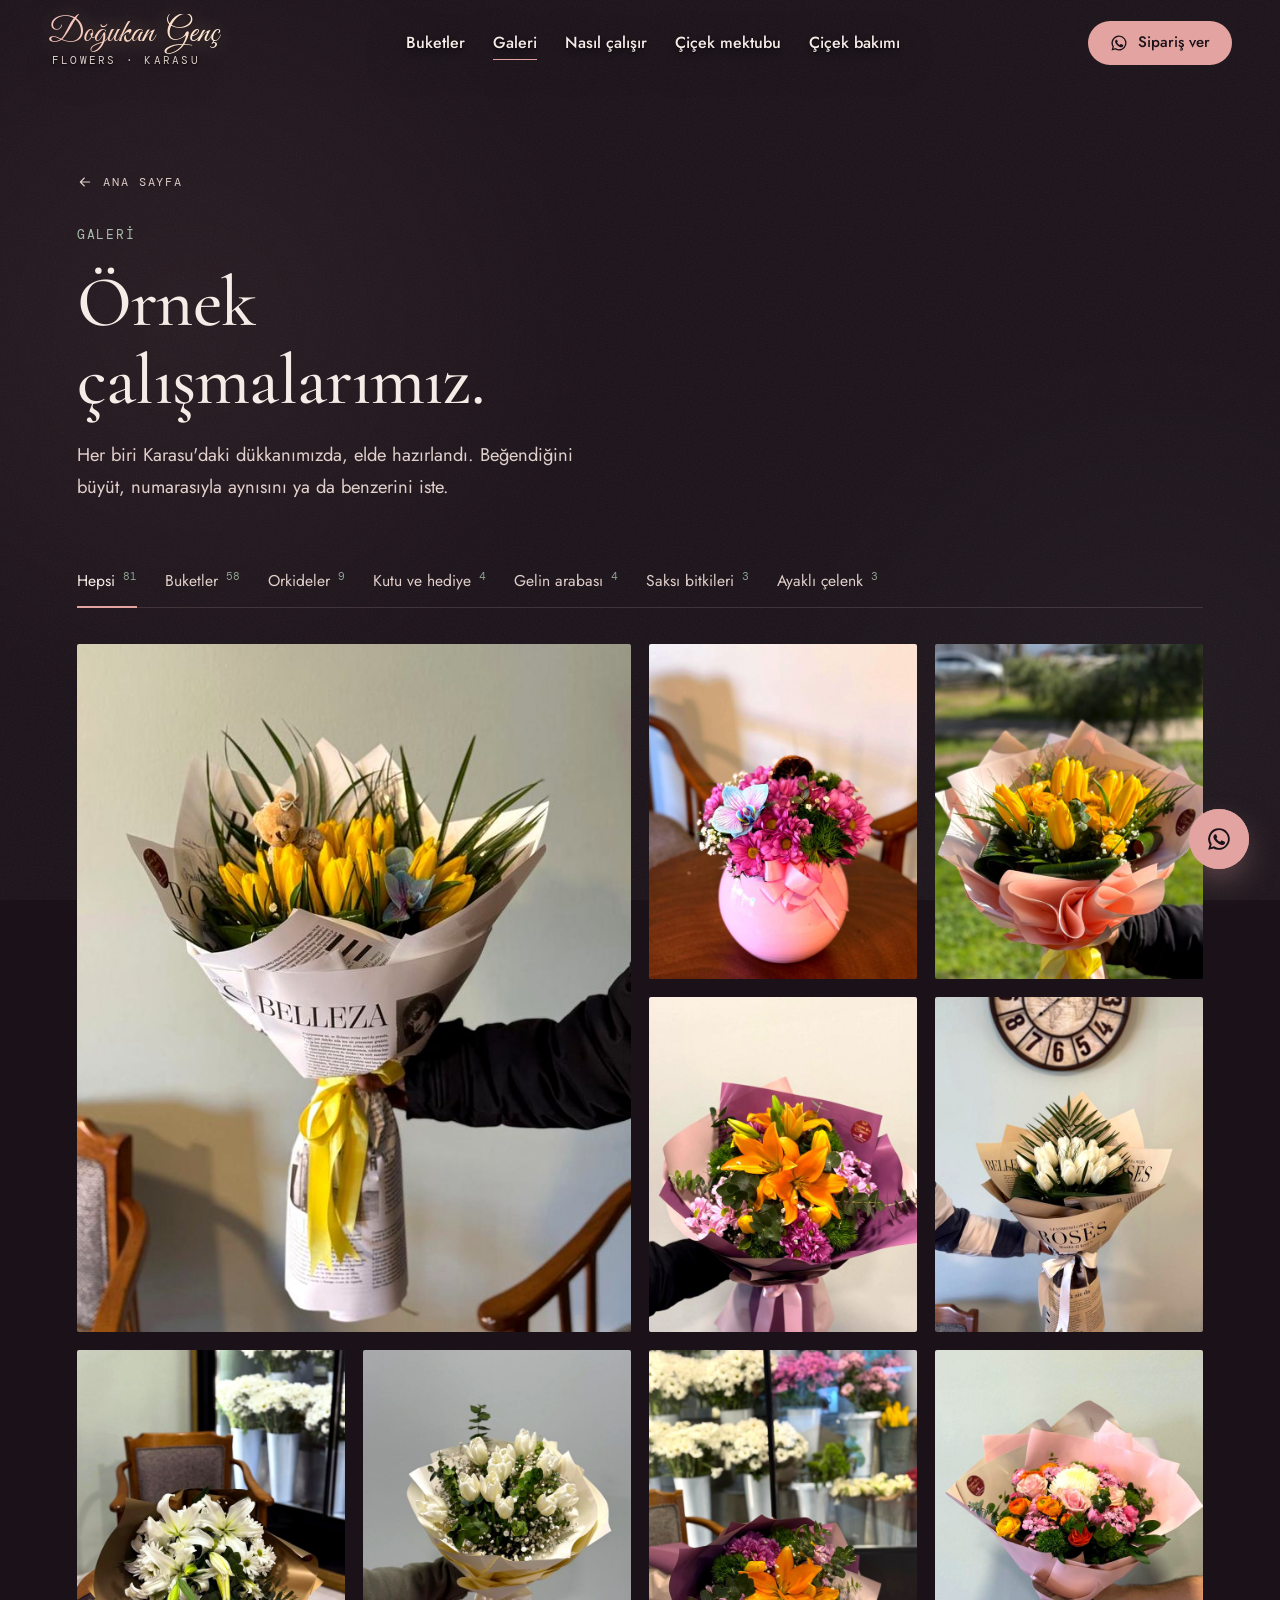
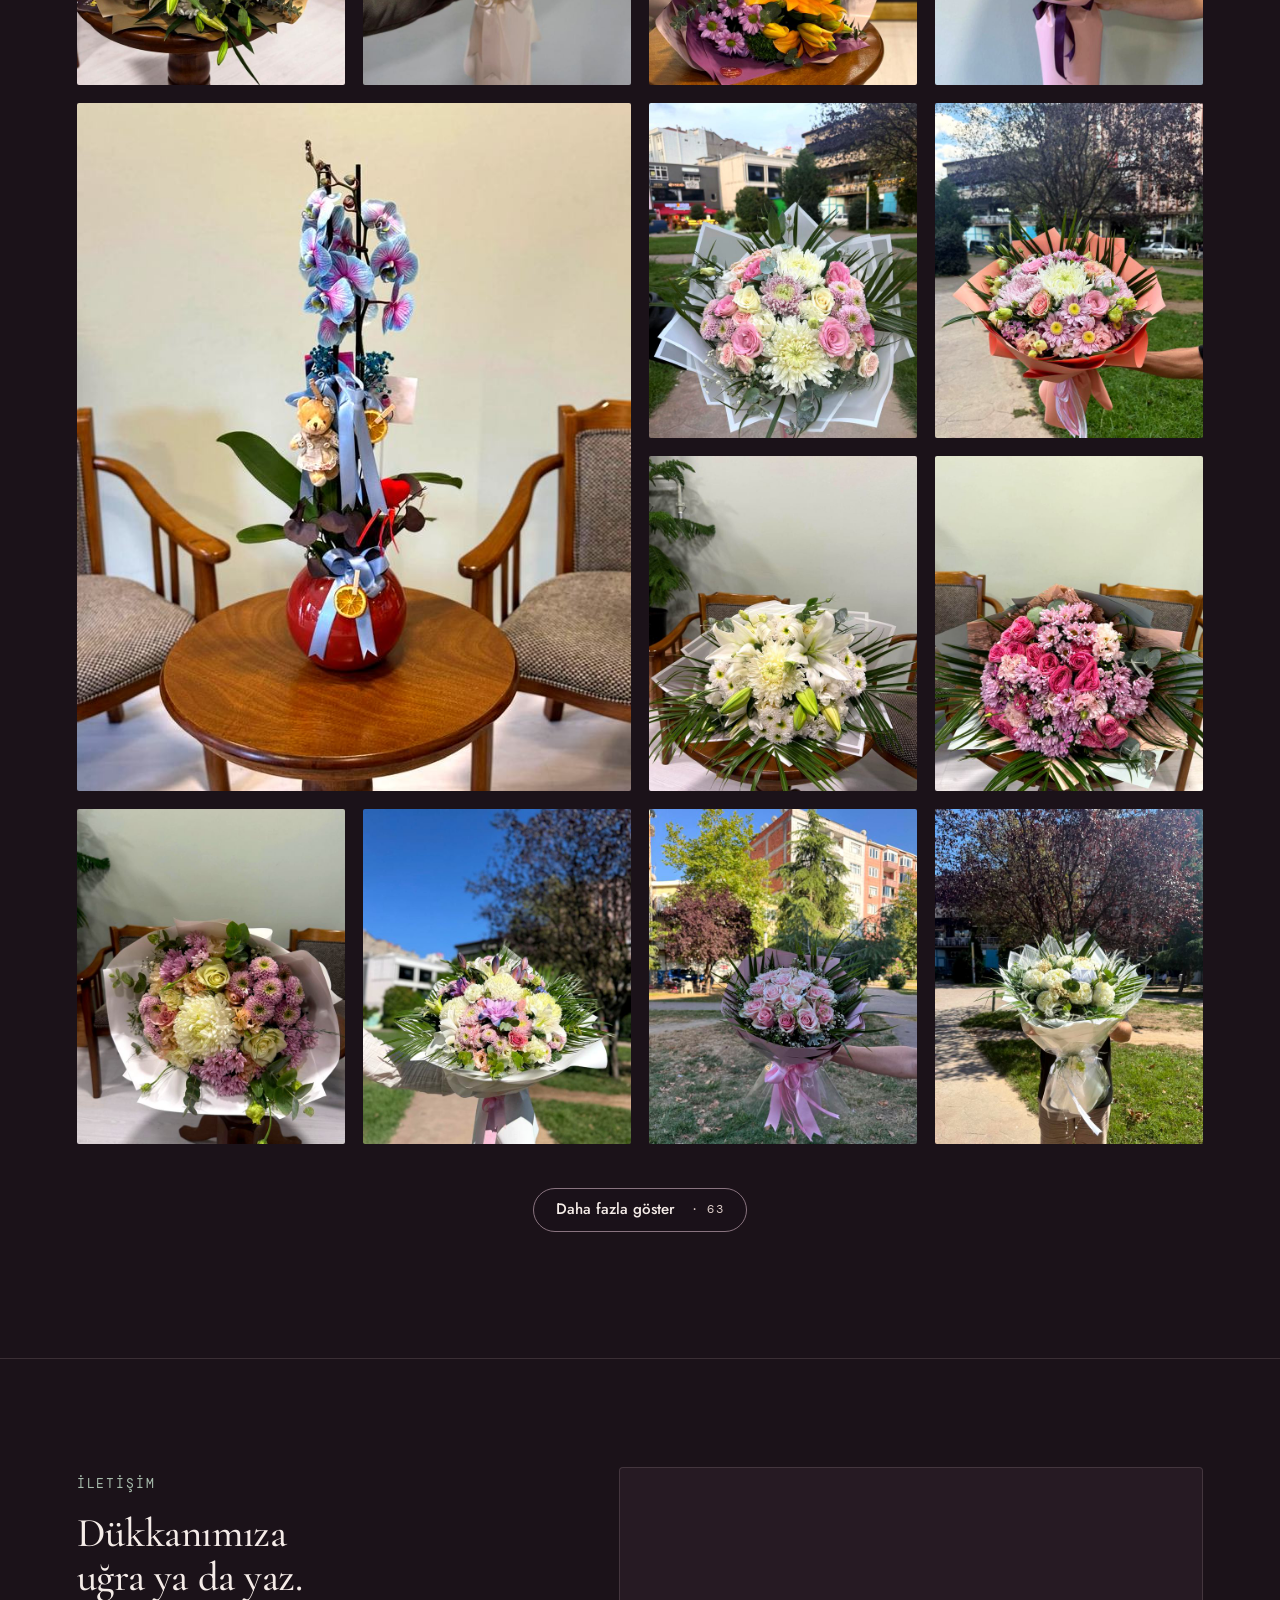
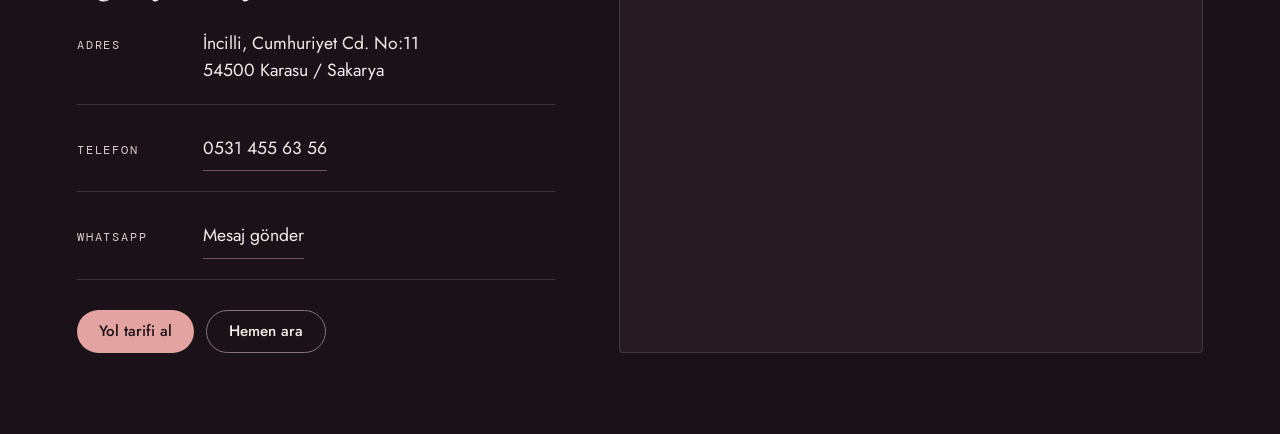
<file: galeri.html>
<!doctype html>
<html lang="tr">
<head>
<meta charset="utf-8">
<meta name="viewport" content="width=device-width, initial-scale=1, viewport-fit=cover">
<title>Galeri · Doğukan Genç Flowers</title>
<meta name="description" content="Karasu'daki dükkanımızda elde hazırlanan buketler, orkideler, gelin arabası süsleri ve ayaklı çelenkler. Beğendiğini seç, WhatsApp'tan fiyat sor.">
<meta name="theme-color" content="#1B1219">
<link rel="icon" href="data:image/svg+xml,%3Csvg xmlns='http://www.w3.org/2000/svg' viewBox='0 0 64 64'%3E%3Cdefs%3E%3ClinearGradient id='g' x1='0' y1='0' x2='1' y2='1'%3E%3Cstop offset='0' stop-color='%23FFF6EA'/%3E%3Cstop offset='1' stop-color='%23E3A3A0'/%3E%3C/linearGradient%3E%3C/defs%3E%3Crect width='64' height='64' rx='14' fill='%231B1219'/%3E%3Ccircle cx='32' cy='32' r='26' fill='none' stroke='url%28%23g%29' stroke-width='2'/%3E%3Ctext x='31.5' y='42' text-anchor='middle' font-family='Georgia,serif' font-style='italic' font-weight='700' font-size='26' letter-spacing='-1.5' fill='url%28%23g%29'%3EDG%3C/text%3E%3C/svg%3E">
<link rel="preconnect" href="https://fonts.googleapis.com">
<link rel="preconnect" href="https://fonts.gstatic.com" crossorigin>
<link href="https://fonts.googleapis.com/css2?family=Great+Vibes&family=Cormorant+Garamond:ital,wght@0,400;0,500;0,600;1,500;1,600&family=Caveat:wght@500&family=DM+Mono&family=Jost:wght@400;500&display=swap" rel="stylesheet">
<link rel="stylesheet" href="assets/galeri.css?v=202610252123">
<style>
:root{
  color-scheme:dark;
  --canvas:#1B1219;
  --panel:#261A23;
  --panel-2:#2F2029;
  --accent:#E3A3A0;
  --accent-hover:#EDB8B5;
  --accent-muted:#8FA393;
  --text-secondary:#E0CFCB;
  --text-primary:#F5ECE8;
  --line:rgba(205,184,180,.18);
  --line-strong:#8A7480;
  --ease-out:cubic-bezier(.22,.8,.24,1);
  --ease-soft:cubic-bezier(.45,.05,.25,1);
  --tshadow:0 1px 2px rgba(12,6,10,.95),0 3px 12px rgba(12,6,10,.78),0 10px 44px rgba(12,6,10,.8);
  --display:"Cormorant Garamond",Georgia,serif;--script:"Great Vibes","Cormorant Garamond",cursive;
  --body:"Jost",system-ui,sans-serif;
  --mono:"DM Mono",ui-monospace,monospace;
}
*,*::before,*::after{box-sizing:border-box}
html{overflow-x:hidden;overflow-x:clip;scroll-behavior:smooth;background:var(--canvas)}
body{margin:0;overflow-x:hidden;overflow-x:clip;background:var(--canvas);color:var(--text-primary);font:300 1.0625rem/1.65 var(--body);-webkit-font-smoothing:antialiased;animation:pagein 1.1s var(--ease-out) both}
@keyframes pagein{from{opacity:0}to{opacity:1}}
img{display:block;max-width:100%}
a{color:inherit}
h1,h2,h3{font-family:var(--display);font-weight:300;line-height:1.08;margin:0;letter-spacing:-.01em}
p{margin:0}
.sr{position:absolute!important;width:1px;height:1px;overflow:hidden;clip:rect(0 0 0 0);white-space:nowrap}
.skip{position:fixed;left:16px;top:-60px;z-index:100;background:var(--accent);color:var(--canvas);padding:10px 16px;border-radius:999px;text-decoration:none;transition:top .3s var(--ease-out)}
.skip:focus{top:16px}
:focus-visible{outline:2px solid var(--accent);outline-offset:3px;border-radius:6px}
.kicker{font:400 .74rem/1.4 var(--mono);letter-spacing:.18em;text-transform:uppercase;color:var(--accent-muted)}

/* ---------- the environment layer ---------- */
.env{position:fixed;inset:0;z-index:-1;pointer-events:none;overflow:hidden}
.env .glow{position:absolute;width:70vmax;height:70vmax;border-radius:50%;filter:blur(40px);opacity:.5}
.env .g1{left:-20vmax;top:-10vmax;background:radial-gradient(circle,rgba(227,163,160,.13),transparent 62%);animation:drift1 90s ease-in-out -20s infinite alternate}
.env .g2{right:-25vmax;bottom:-20vmax;background:radial-gradient(circle,rgba(143,163,147,.10),transparent 60%);animation:drift2 110s ease-in-out -40s infinite alternate}
@keyframes drift1{to{transform:translate(18vmax,22vmax) scale(1.1)}}
@keyframes drift2{to{transform:translate(-20vmax,-16vmax) scale(.92)}}
.env .grain{position:absolute;inset:-50%;opacity:.07;background-image:url("data:image/svg+xml,%3Csvg xmlns='http://www.w3.org/2000/svg' width='160' height='160'%3E%3Cfilter id='n'%3E%3CfeTurbulence type='fractalNoise' baseFrequency='.85' numOctaves='2' stitchTiles='stitch'/%3E%3C/filter%3E%3Crect width='100%25' height='100%25' filter='url(%23n)'/%3E%3C/svg%3E")}
.env .petal{position:absolute;top:-6vh;width:14px;height:10px;border-radius:70% 0 70% 0;background:var(--accent);opacity:.14;animation:fall linear infinite}
@keyframes fall{0%{transform:translate3d(0,-5vh,0) rotate(0)}50%{transform:translate3d(6vw,52vh,0) rotate(180deg)}100%{transform:translate3d(-2vw,112vh,0) rotate(360deg)}}
body.paused *,body.paused *::before,body.paused *::after{animation-play-state:paused!important}

/* ---------- nav ---------- */
.nav{position:fixed;top:0;left:0;right:0;z-index:50;display:flex;align-items:center;justify-content:space-between;gap:24px;padding:18px clamp(16px,4vw,48px);transition:background .5s var(--ease-soft),backdrop-filter .5s var(--ease-soft)}
.nav.solid{background:rgba(27,18,25,.78);backdrop-filter:blur(14px);-webkit-backdrop-filter:blur(14px)}
.brand{display:flex;align-items:center;gap:12px;text-decoration:none}
.brand span{font:500 1.28rem/1 var(--display);letter-spacing:.01em;text-shadow:var(--tshadow)}
.brand small{display:block;font:400 .62rem/1.3 var(--mono);letter-spacing:.2em;color:var(--text-secondary);text-transform:uppercase;margin-top:2px;padding-left:.35em}
.nav ul{display:flex;gap:28px;list-style:none;margin:0;padding:0}
.nav ul a{text-decoration:none;font-size:.92rem;color:var(--text-secondary);text-shadow:var(--tshadow);transition:color .3s var(--ease-soft)}
.nav ul a:hover{color:var(--text-primary)}
.btn{display:inline-flex;align-items:center;justify-content:center;gap:10px;padding:13px 22px;border-radius:999px;font:500 .95rem/1 var(--body);text-decoration:none;border:0;cursor:pointer;text-shadow:none;transition:background .35s var(--ease-soft),transform .35s var(--ease-out),color .35s var(--ease-soft),border-color .35s var(--ease-soft)}
.btn-accent{background:var(--accent);color:var(--canvas)}
.btn-accent:hover{background:var(--accent-hover);transform:translateY(-2px)}
.btn-ghost{background:rgba(27,18,25,.4);color:var(--text-primary);border:1px solid var(--line-strong)}
.btn-ghost:hover{border-color:var(--accent);transform:translateY(-2px)}
.btn svg{width:18px;height:18px}
@media (pointer:coarse){.btn{min-height:44px;display:inline-flex;align-items:center;justify-content:center}}
@media (max-width:900px){.nav ul{display:none}}
@media (max-width:520px){.nav .btn span{display:none}.nav .btn{padding:12px}}

/* ---------- sections ---------- */
main{position:relative}
.gut{padding-left:max(clamp(16px,6vw,96px),env(safe-area-inset-left,0px));padding-right:max(clamp(16px,6vw,96px),env(safe-area-inset-right,0px))}
.wrap{max-width:1240px;margin:0 auto}
.head h2{font-size:clamp(2.4rem,5vw,4.6rem);max-width:15ch;text-wrap:balance}
.head .kicker{display:block;margin-bottom:20px}
.head p{color:var(--text-secondary);margin-top:20px;max-width:44ch}
.pad{padding-top:clamp(110px,16vh,180px);padding-bottom:clamp(110px,16vh,180px)}

footer{position:relative;overflow:hidden;padding-top:clamp(80px,12vh,140px);padding-bottom:clamp(56px,9vh,96px);border-top:1px solid var(--line)}

/* nav: hide on the way down, return on the way up, mark the section */
.nav{transition:background .5s var(--ease-soft),backdrop-filter .5s var(--ease-soft),transform .6s var(--ease-out)}
.nav.hide{transform:translateY(-110%)}
.nav ul a{position:relative;padding:6px 0}
.nav ul a::after{content:"";position:absolute;left:0;right:0;bottom:0;height:1px;background:var(--accent);transform:scaleX(0);transform-origin:left;transition:transform .5s var(--ease-out)}
.nav ul a:hover::after,.nav ul a.on::after{transform:scaleX(1)}
.nav ul a.on{color:var(--text-primary)}
.progress{position:fixed;top:0;left:0;right:0;height:2px;z-index:60;background:linear-gradient(90deg,var(--accent-muted),var(--accent));transform:scaleX(var(--sp,0));transform-origin:left;pointer-events:none}

/* floating order button */
.fab{position:fixed;z-index:55;right:calc(clamp(16px,2.4vw,32px) + env(safe-area-inset-right,0px));bottom:calc(clamp(16px,2.4vw,32px) + env(safe-area-inset-bottom,0px));display:flex;align-items:center;gap:12px;text-decoration:none;opacity:0;transform:translateY(20px) scale(.9);pointer-events:none;transition:opacity .5s var(--ease-soft),transform .6s var(--ease-out)}
.fab.show{opacity:1;transform:none;pointer-events:auto}
.fab .bub{width:60px;height:60px;border-radius:50%;display:grid;place-items:center;background:var(--accent);color:var(--canvas);box-shadow:0 14px 36px -10px rgba(227,163,160,.6);position:relative}
.fab .bub::before{content:"";position:absolute;inset:0;border-radius:50%;border:1px solid var(--accent);animation:ping 2.8s var(--ease-soft) -1s infinite}
@keyframes ping{0%{transform:scale(1);opacity:.7}100%{transform:scale(1.6);opacity:0}}
.fab svg{width:26px;height:26px}
.fab .tip{font:500 .88rem/1 var(--body);color:var(--text-primary);background:rgba(27,18,25,.85);backdrop-filter:blur(10px);-webkit-backdrop-filter:blur(10px);border:1px solid var(--line);padding:11px 16px;border-radius:999px;opacity:0;transform:translateX(10px);transition:opacity .4s var(--ease-soft),transform .5s var(--ease-out)}
.fab:hover .tip,.fab:focus-visible .tip{opacity:1;transform:none}
@media (max-width:720px){.fab .tip{display:none}}

@media (prefers-reduced-motion: reduce){.fab .bub::before{display:none}}

/* ---------- readability pass ---------- */
:root{--ink-2:#54404B;--sage-ink:#4F6B57}
body{font-weight:400;font-size:1.125rem;line-height:1.7}
h1,h2,h3{font-weight:500}
.band h1,.band h2{font-weight:500;letter-spacing:-.005em}
.band .lede,.b4 .lede{font-weight:500;font-size:clamp(1.05rem,1.2vw,1.2rem)}
.kicker{font-size:.82rem;letter-spacing:.14em;color:#A9BEAE}
.nav ul a{font-size:1rem;font-weight:500;color:var(--text-primary)}
.head p{font-size:1.15rem}
.dil-head h2{font-weight:500;color:var(--text-primary)}
.fl h3{font-weight:500}
.fl .line{font-weight:500;font-size:clamp(1.35rem,1.8vw,1.7rem)}
.fl .when{font-size:1.05rem}
.fl .link,.bq a,.endcard a.link{font-size:.84rem}
.bq h3{font-weight:500}
.bq p,.endcard p{font-size:1.05rem}
.marquee .r2{font-weight:400}
.marquee .r3{font-size:clamp(.78rem,.95vw,.88rem)}
.step h3{font-weight:500}
.step p{font-size:1.08rem}
.step .n{font-size:.8rem}
.faq summary{font-weight:500}
.faq .a p{font-size:1.08rem}
label{font-size:.8rem}
input,textarea{font-weight:400;font-size:1.05rem}
.cardnote{font-size:.8rem}
.brand small{font-size:.7rem}
.gal-count{font-size:.8rem}
.dil-nav li{font-size:.8rem;opacity:.6}
@media (max-width:820px), (orientation: portrait){.dil-nav li{font-size:0}}

/* ---------- rose gold brand name ---------- */
.rg{background:linear-gradient(100deg,#E3A3A0 0%,#EDBFA8 22%,#F7DFC2 40%,#FFF4E4 50%,#F2CDB0 62%,#E6A9A0 80%,#E3A3A0 100%);background-size:220% 100%;-webkit-background-clip:text;background-clip:text;color:transparent;-webkit-text-fill-color:transparent;text-shadow:none;animation:shine 9s linear infinite}
@keyframes shine{from{background-position:110% 0}to{background-position:-110% 0}}
.brand .rg{display:inline-block;font:400 2.05rem/1 var(--script);letter-spacing:0;word-spacing:.18em;padding:.12em .22em .16em;margin:-.12em -.22em -.16em;text-shadow:none;background-image:linear-gradient(100deg,#F4BFBA 0%,#F9D6C2 22%,#FFE8D2 40%,#FFF9F0 50%,#FCDFC6 62%,#F3C2B8 80%,#F4BFBA 100%);filter:drop-shadow(0 0 8px rgba(255,214,190,.35)) drop-shadow(0 1px 3px rgba(12,6,10,.8))}
.brandline-hero{display:flex;align-items:baseline;gap:14px;margin-bottom:20px;text-shadow:none}
.brandline-hero .rg{font:italic 500 clamp(1.5rem,2.1vw,2.1rem)/1.1 var(--display);letter-spacing:.01em;filter:drop-shadow(0 2px 10px rgba(12,6,10,.85))}
.brandline-hero .loc{font:400 .8rem/1 var(--mono);white-space:nowrap;letter-spacing:.2em;text-transform:uppercase;color:var(--text-primary);text-shadow:var(--tshadow)}
@media (prefers-reduced-motion: reduce){.rg{animation:none;background-position:50% 0}}

/* ---------- gallery page ---------- */
main{padding-top:clamp(120px,18vh,180px)}
.back{display:inline-flex;align-items:center;gap:10px;margin-bottom:24px;padding:12px 0;font:400 .76rem/1 var(--mono);letter-spacing:.16em;text-transform:uppercase;color:var(--text-secondary);text-decoration:none;transition:color .3s var(--ease-soft)}
.back:hover{color:var(--accent)}
.back svg{width:16px;height:16px}
.gal-head h1{font-size:clamp(2.6rem,5.6vw,5.2rem);max-width:14ch;text-wrap:balance}
.gal-head .kicker{display:block;margin-bottom:20px}
.gal-head p{color:var(--text-secondary);margin-top:20px;max-width:46ch;font-size:1.15rem}
footer{margin-top:clamp(90px,14vh,160px)}
[hidden]{display:none!important}

/* contact: address, phone and the shop on the map */
.contact{display:grid;grid-template-columns:minmax(0,.9fr) minmax(0,1.1fr);gap:clamp(28px,5vw,72px);align-items:stretch}
.contact h3{font-size:clamp(2rem,3.2vw,3rem);margin:14px 0 30px;max-width:14ch}
.contact dl{margin:0;display:grid;gap:22px}
.contact dl div{display:grid;grid-template-columns:110px 1fr;gap:16px;align-items:baseline;padding-bottom:20px;border-bottom:1px solid var(--line)}
.contact dt{font:400 .74rem/1.4 var(--mono);letter-spacing:.16em;text-transform:uppercase;color:var(--text-secondary)}
.contact dd{margin:0;font-size:1.1rem;line-height:1.55;color:var(--text-primary)}
.contact dd a{display:inline-block;padding:8px 0;color:var(--text-primary);text-decoration:none;border-bottom:1px solid rgba(227,163,160,.45);transition:border-color .3s var(--ease-soft),color .3s var(--ease-soft)}
.contact dd a:hover{color:var(--accent);border-color:var(--accent)}
.contact .row{display:flex;flex-wrap:wrap;gap:12px;margin-top:30px}
.c-map{position:relative;min-height:380px;border-radius:4px;overflow:hidden;border:1px solid var(--line);background:var(--panel)}
.c-map iframe{position:absolute;inset:0;width:100%;height:100%;border:0;filter:saturate(.85) contrast(1.02)}
@media (max-width:900px){.contact{grid-template-columns:1fr}.c-map{min-height:300px}.contact dl div{grid-template-columns:96px 1fr}}
/* phones and tablets: the section links live behind a menu button */
.menu-btn{display:none;width:44px;height:44px;border-radius:50%;border:1px solid var(--line-strong);background:rgba(27,18,25,.5);cursor:pointer;place-items:center;padding:0;color:var(--text-primary)}
.menu-btn i{display:block;width:18px;height:1.5px;background:currentColor;position:relative;transition:background .2s}
.menu-btn i::before,.menu-btn i::after{content:"";position:absolute;left:0;width:18px;height:1.5px;background:currentColor;transition:transform .35s var(--ease-out)}
.menu-btn i::before{top:-6px}.menu-btn i::after{top:6px}
.nav.open .menu-btn i{background:transparent}
.nav.open .menu-btn i::before{transform:translateY(6px) rotate(45deg)}
.nav.open .menu-btn i::after{transform:translateY(-6px) rotate(-45deg)}
@media (max-width:900px){
  .menu-btn{display:grid}
  .nav .btn-accent{margin-left:auto}
  .nav{gap:10px}
  .nav.open{background:rgba(27,18,25,.97);backdrop-filter:blur(14px);-webkit-backdrop-filter:blur(14px)}
  .nav.open ul{display:flex;flex-direction:column;gap:0;position:absolute;left:0;right:0;top:100%;padding:8px clamp(16px,4vw,48px) 22px;background:rgba(27,18,25,.97);border-bottom:1px solid var(--line);box-shadow:0 30px 60px -30px rgba(0,0,0,.9)}
  .nav.open ul a{display:block;padding:15px 0;font:500 1.5rem/1.1 var(--display);border-bottom:1px solid var(--line)}
  .nav.open ul li:last-child a{border-bottom:0}
  .nav.open ul a::after{display:none}
}
/* phones: no costly blur while scrolling */
@media (max-width:820px){
  .nav.solid,.nav.open{backdrop-filter:none;-webkit-backdrop-filter:none;background:rgba(27,18,25,.97)}
  .env .glow{animation:none;filter:none;opacity:.28}
  .bk-nav{backdrop-filter:none;-webkit-backdrop-filter:none;background:rgba(27,18,25,.97)}
}
</style>
</head>
<body>
<a class="skip" href="#main">İçeriğe geç</a>
<div class="env" aria-hidden="true">
  <div class="glow g1"></div><div class="glow g2"></div><div class="grain"></div>
  <span class="petal" style="left:8%;animation-duration:38s;animation-delay:-4s"></span>
  <span class="petal" style="left:22%;animation-duration:46s;animation-delay:-21s;transform:scale(.7)"></span>
  <span class="petal" style="left:41%;animation-duration:42s;animation-delay:-33s"></span>
  <span class="petal" style="left:63%;animation-duration:50s;animation-delay:-12s"></span>
  <span class="petal" style="left:79%;animation-duration:40s;animation-delay:-27s"></span>
  <span class="petal" style="left:92%;animation-duration:48s;animation-delay:-8s"></span>
</div>

<nav class="nav" aria-label="Ana menü">
  <a class="brand" href="index.html" aria-label="Doğukan Genç Flowers, ana sayfa">
    <span><b class="rg">Doğukan Genç</b><small>Flowers · Karasu</small></span>
  </a>
  <ul id="navMenu">
    <li><a href="index.html#buketler">Buketler</a></li>
    <li><a href="galeri.html" class="on" aria-current="page">Galeri</a></li>
    <li><a href="index.html#nasil">Nasıl çalışır</a></li>
    <li><a href="index.html#mektup">Çiçek mektubu</a></li>
    <li><a href="bakim.html">Çiçek bakımı</a></li>
  </ul>
  <a class="btn btn-accent" href="#iletisim" data-wa data-msg="Merhaba, çiçek siparişi vermek istiyorum."><svg viewBox="0 0 24 24" aria-hidden="true"><path fill="currentColor" d="M12 2a10 10 0 0 0-8.6 15.1L2 22l5-1.3A10 10 0 1 0 12 2zm0 18.2a8.2 8.2 0 0 1-4.2-1.2l-.3-.2-3 .8.8-2.9-.2-.3A8.2 8.2 0 1 1 12 20.2zm4.5-6.1c-.2-.1-1.5-.7-1.7-.8s-.4-.1-.6.1-.7.8-.8 1-.3.2-.5.1a6.7 6.7 0 0 1-3.3-2.9c-.3-.4.3-.4.7-1.3.1-.2 0-.3 0-.4l-.8-1.8c-.2-.5-.4-.4-.6-.4h-.5a1 1 0 0 0-.7.3 3 3 0 0 0-.9 2.2 5.1 5.1 0 0 0 1.1 2.7 11.7 11.7 0 0 0 4.5 4c1.7.7 2.3.8 3.2.6a2.7 2.7 0 0 0 1.8-1.3 2.2 2.2 0 0 0 .2-1.3c-.1-.1-.3-.2-.5-.3z"/></svg><span>Sipariş ver</span></a>
  <button class="menu-btn" type="button" aria-controls="navMenu" aria-expanded="false" aria-label="Menüyü aç"><i></i></button>
</nav>

<main id="main" class="gut">
  <div class="wrap" id="galeri">
    <a class="back" href="index.html"><svg viewBox="0 0 24 24" aria-hidden="true"><path d="M19 12H5M11 6l-6 6 6 6" fill="none" stroke="currentColor" stroke-width="1.6" stroke-linecap="round" stroke-linejoin="round"/></svg>Ana sayfa</a>
    <div class="gal-head">
      <div>
        <span class="kicker">Galeri</span>
        <h1>Örnek çalışmalarımız.</h1>
        <p>Her biri Karasu'daki dükkanımızda, elde hazırlandı. Beğendiğini büyüt, numarasıyla aynısını ya da benzerini iste.</p>
      </div>
    </div>
    <div class="gtabs" role="toolbar" aria-label="Galeriyi filtrele">
      <button type="button" class="gtab on" data-f="hepsi" aria-pressed="true">Hepsi <em></em></button>
      <button type="button" class="gtab" data-f="buket" aria-pressed="false">Buketler <em></em></button>
      <button type="button" class="gtab" data-f="orkide" aria-pressed="false">Orkideler <em></em></button>
      <button type="button" class="gtab" data-f="kutu" aria-pressed="false">Kutu ve hediye <em></em></button>
      <button type="button" class="gtab" data-f="gelin" aria-pressed="false">Gelin arabası <em></em></button>
      <button type="button" class="gtab" data-f="bitki" aria-pressed="false">Saksı bitkileri <em></em></button>
      <button type="button" class="gtab" data-f="celenk" aria-pressed="false">Ayaklı çelenk <em></em></button>
    </div>
    <ul class="gal-grid"></ul>
    <div class="gal-more"><button type="button" class="btn btn-ghost">Daha fazla göster <span class="gal-left"></span></button></div>
  </div>
</main>

<footer class="gut" id="iletisim">
  <div class="wrap">
    <div class="contact">
      <div class="c-info">
        <span class="kicker">İletişim</span>
        <h3>Dükkanımıza uğra ya da yaz.</h3>
        <dl>
          <div><dt>Adres</dt><dd id="cAdres">İncilli, Cumhuriyet Cd. No:11<br>54500 Karasu / Sakarya</dd></div>
          <div><dt>Telefon</dt><dd><a id="cTel" href="tel:+905314556356">0531 455 63 56</a></dd></div>
          <div><dt>WhatsApp</dt><dd><a href="#iletisim" data-wa data-msg="Merhaba, çiçek siparişi vermek istiyorum.">Mesaj gönder</a></dd></div>
        </dl>
        <div class="row">
          <a class="btn btn-accent" id="cYol" href="https://www.google.com/maps/dir/?api=1&amp;destination=Karasu%20Do%C4%9Fukan%20Gen%C3%A7%20%C3%87i%C3%A7ek%C3%A7ilik%2C%20%C4%B0ncilli%2C%20Cumhuriyet%20Cd.%20No%3A11%2C%2054500%20Karasu/Sakarya" target="_blank" rel="noopener">Yol tarifi al</a>
          <a class="btn btn-ghost" href="tel:+905314556356">Hemen ara</a>
        </div>
      </div>
      <div class="c-map"><iframe id="cHarita" title="Doğukan Genç Çiçekçilik, Karasu haritada" src="https://www.google.com/maps?q=Karasu%20Do%C4%9Fukan%20Gen%C3%A7%20%C3%87i%C3%A7ek%C3%A7ilik%2C%20%C4%B0ncilli%2C%20Cumhuriyet%20Cd.%20No%3A11%2C%2054500%20Karasu/Sakarya&amp;output=embed" loading="lazy" referrerpolicy="no-referrer-when-downgrade" allowfullscreen></iframe></div>
    </div>
  </div>
</footer>
<a class="fab show" href="#iletisim" data-wa data-msg="Merhaba, çiçek siparişi vermek istiyorum." aria-label="WhatsApp'tan sipariş ver"><span class="tip">Sipariş için yaz</span><span class="bub"><svg viewBox="0 0 24 24" aria-hidden="true"><path fill="currentColor" d="M12 2a10 10 0 0 0-8.6 15.1L2 22l5-1.3A10 10 0 1 0 12 2zm0 18.2a8.2 8.2 0 0 1-4.2-1.2l-.3-.2-3 .8.8-2.9-.2-.3A8.2 8.2 0 1 1 12 20.2zm4.5-6.1c-.2-.1-1.5-.7-1.7-.8s-.4-.1-.6.1-.7.8-.8 1-.3.2-.5.1a6.7 6.7 0 0 1-3.3-2.9c-.3-.4.3-.4.7-1.3.1-.2 0-.3 0-.4l-.8-1.8c-.2-.5-.4-.4-.6-.4h-.5a1 1 0 0 0-.7.3 3 3 0 0 0-.9 2.2 5.1 5.1 0 0 0 1.1 2.7 11.7 11.7 0 0 0 4.5 4c1.7.7 2.3.8 3.2.6a2.7 2.7 0 0 0 1.8-1.3 2.2 2.2 0 0 0 .2-1.3c-.1-.1-.3-.2-.5-.3z"/></svg></span></a>

<script src="icerik.php"></script>
<script src="assets/site-ayar.js?v=202610252123"></script>
<script src="assets/galeri.js?v=202610252123"></script>
<script>
(() => {
  const WA = (window.SITE && window.SITE.whatsapp) || '';
  const c = (window.ICERIK || {}).iletisim;                   // contact details changed in the panel
  if (c && c.telefon && c.adres1) {
    const ad = document.getElementById('cAdres'); ad.textContent = c.adres1; if (c.adres2) ad.append(document.createElement('br'), c.adres2);
    document.getElementById('cTel').textContent = c.telefon;
    document.querySelectorAll('a[href^="tel:"]').forEach(a => { a.href = 'tel:+90' + String(c.telefon).replace(/\D/g, '').replace(/^(90)?0?/, ''); });
    const q = encodeURIComponent(c.harita || (c.adres1 + ' ' + (c.adres2 || '')));
    document.getElementById('cYol').href = 'https://www.google.com/maps/dir/?api=1&destination=' + q;
    document.getElementById('cHarita').src = 'https://www.google.com/maps?q=' + q + '&output=embed';
  }
  document.querySelectorAll('[data-wa]').forEach(a => { if (WA) { a.href = 'https://wa.me/' + WA + '?text=' + encodeURIComponent(a.dataset.msg); a.target = '_blank'; a.rel = 'noopener'; } else a.href = 'index.html#iletisim'; });
  /* menu button on phones and tablets */
  (function menu() {
    const nav = document.querySelector('.nav'), btn = nav.querySelector('.menu-btn');
    const set = o => { nav.classList.toggle('open', o); btn.setAttribute('aria-expanded', o); btn.setAttribute('aria-label', o ? 'Menüyü kapat' : 'Menüyü aç'); if (o) nav.classList.remove('hide'); };
    btn.addEventListener('click', () => set(!nav.classList.contains('open')));
    nav.querySelectorAll('ul a').forEach(a => a.addEventListener('click', () => set(false)));
    addEventListener('keydown', e => { if (e.key === 'Escape' && nav.classList.contains('open')) { set(false); btn.focus(); } });
    document.addEventListener('click', e => { if (nav.classList.contains('open') && !nav.contains(e.target)) set(false); });
  })();
  const nav = document.querySelector('.nav'); let y0 = scrollY;
  addEventListener('scroll', () => {
    const y = scrollY; nav.classList.toggle('solid', y > 40); if (nav.classList.contains('open')) { y0 = y; return; }
    nav.classList.toggle('hide', y > 300 && y > y0 + 4 ? true : (y < y0 - 4 ? false : nav.classList.contains('hide'))); y0 = y;
  }, { passive: true });
  Galeri.grid(document.getElementById('galeri'));
})();
</script>
</body>
</html>
</file>
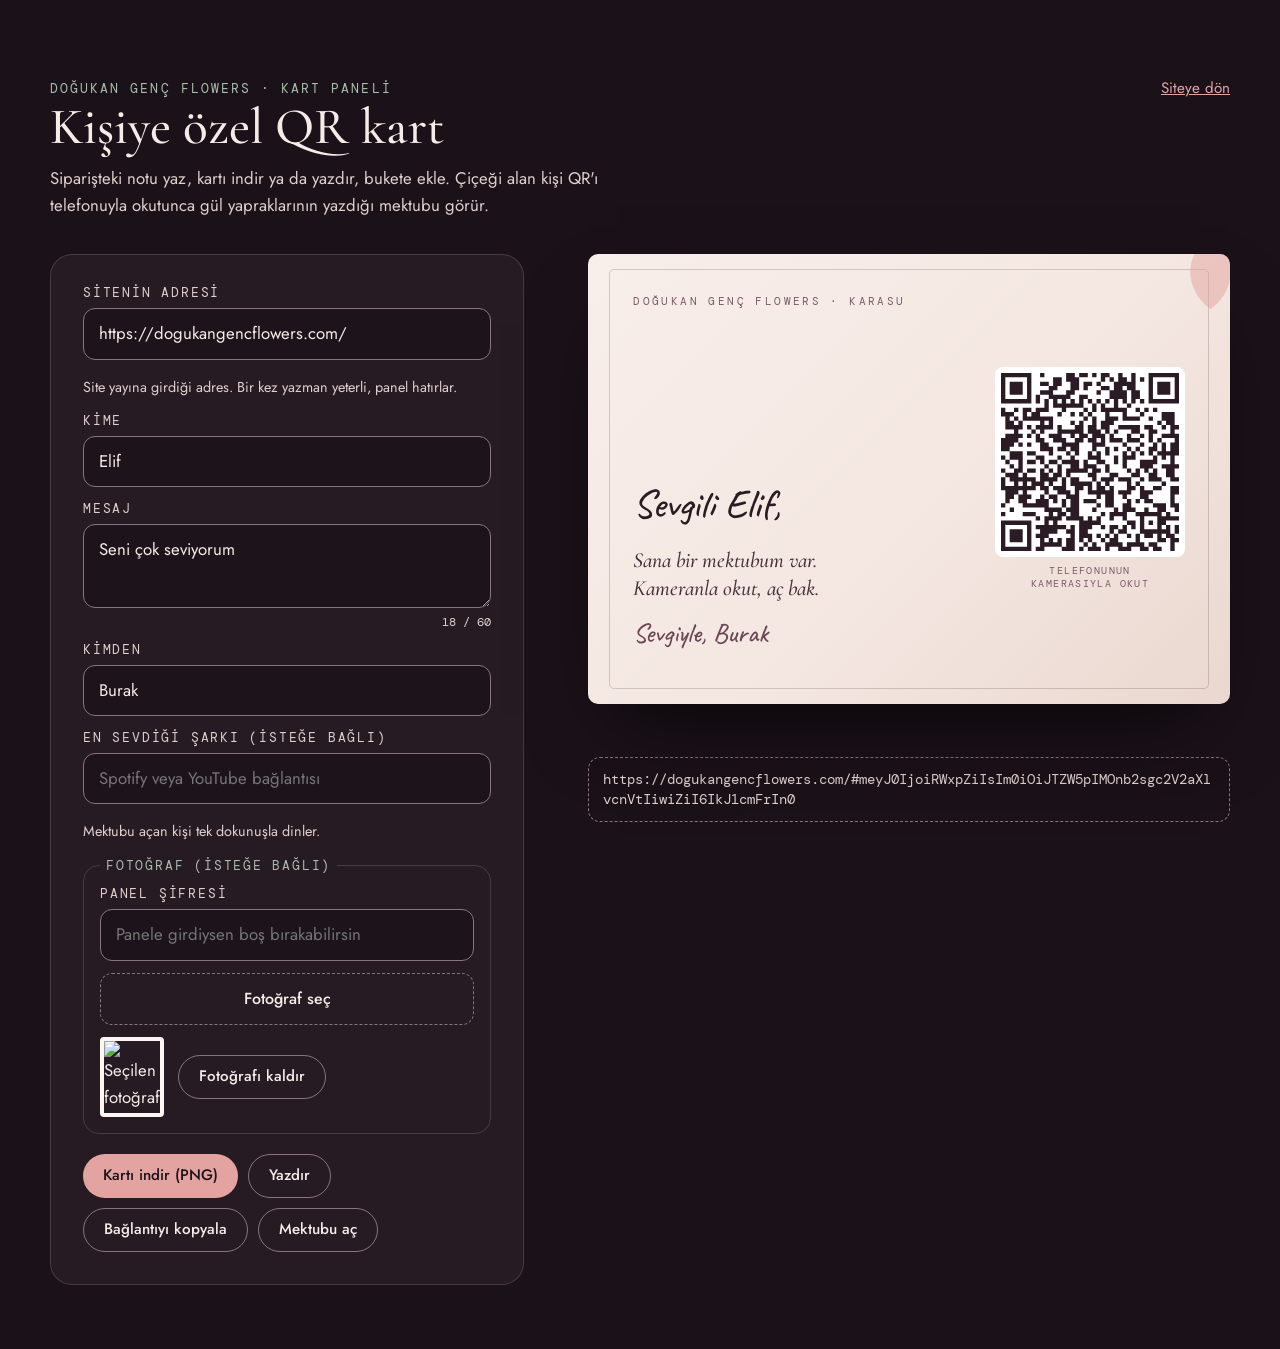
<file: kart.html>
<!doctype html>
<html lang="tr">
<head>
<meta charset="utf-8">
<meta name="viewport" content="width=device-width, initial-scale=1">
<meta name="robots" content="noindex, nofollow">
<title>Kart Paneli · Doğukan Genç Flowers</title>
<link rel="icon" href="data:image/svg+xml,%3Csvg xmlns='http://www.w3.org/2000/svg' viewBox='0 0 64 64'%3E%3Cdefs%3E%3ClinearGradient id='g' x1='0' y1='0' x2='1' y2='1'%3E%3Cstop offset='0' stop-color='%23FFF6EA'/%3E%3Cstop offset='1' stop-color='%23E3A3A0'/%3E%3C/linearGradient%3E%3C/defs%3E%3Crect width='64' height='64' rx='14' fill='%231B1219'/%3E%3Ccircle cx='32' cy='32' r='26' fill='none' stroke='url%28%23g%29' stroke-width='2'/%3E%3Ctext x='31.5' y='42' text-anchor='middle' font-family='Georgia,serif' font-style='italic' font-weight='700' font-size='26' letter-spacing='-1.5' fill='url%28%23g%29'%3EDG%3C/text%3E%3C/svg%3E">
<link rel="preconnect" href="https://fonts.googleapis.com">
<link rel="preconnect" href="https://fonts.gstatic.com" crossorigin>
<link href="https://fonts.googleapis.com/css2?family=Cormorant+Garamond:ital,wght@0,500;0,600;1,500&family=Caveat:wght@500&family=DM+Mono&family=Jost:wght@400;500&display=swap" rel="stylesheet">
<style>
/* layout: form on the left, the printable card on the right */
:root{
  color-scheme:dark;
  --canvas:#1B1219;--panel:#261A23;--line:rgba(205,184,180,.2);--line-strong:#8A7480;
  --accent:#E3A3A0;--accent-hover:#EDB8B5;--sage:#A9BEAE;--text:#F5ECE8;--text-2:#E0CFCB;
  --paper:#F4E7E1;--ink:#2B1B25;
  --display:"Cormorant Garamond",Georgia,serif;--body:"Jost",system-ui,sans-serif;--mono:"DM Mono",ui-monospace,monospace;--hand:"Caveat",cursive;
}
*,*::before,*::after{box-sizing:border-box}
html,body{margin:0;background:var(--canvas);color:var(--text)}
body{font:400 1.05rem/1.6 var(--body);padding:clamp(24px,5vw,64px) max(16px,env(safe-area-inset-right,0px)) 64px max(16px,env(safe-area-inset-left,0px))}
.wrap{max-width:1180px;margin:0 auto}
header{display:flex;flex-wrap:wrap;justify-content:space-between;align-items:baseline;gap:12px 24px;margin-bottom:36px}
h1{font:500 clamp(2.2rem,4vw,3.4rem)/1.05 var(--display);margin:0}
.kicker{font:400 .8rem/1 var(--mono);letter-spacing:.16em;text-transform:uppercase;color:var(--sage)}
header p{margin:10px 0 0;color:var(--text-2);max-width:56ch}
header a{color:var(--accent);font-size:.95rem;display:inline-block;padding:12px 0}
.grid{display:grid;grid-template-columns:minmax(0,.85fr) minmax(0,1.15fr);gap:clamp(28px,5vw,72px);align-items:start}
form{display:grid;gap:16px;background:var(--panel);border:1px solid var(--line);border-radius:22px;padding:clamp(20px,3vw,32px)}
label{display:grid;gap:8px;font:400 .8rem/1 var(--mono);letter-spacing:.14em;text-transform:uppercase;color:var(--text-2)}
input,textarea{font:400 1.05rem/1.4 var(--body);color:var(--text);background:rgba(27,18,25,.7);border:1px solid var(--line-strong);border-radius:12px;padding:13px 15px;width:100%}
textarea{min-height:84px;resize:vertical}
input:focus,textarea:focus{outline:none;border-color:var(--accent)}
.count{justify-self:end;font:400 .75rem/1 var(--mono);color:var(--text-2);margin-top:-8px}
.hint{font-size:.9rem;color:var(--text-2);margin:0}
.btns{display:flex;flex-wrap:wrap;gap:10px;margin-top:4px}
.btn{display:inline-flex;align-items:center;justify-content:center;min-height:44px;padding:12px 20px;border-radius:999px;font:500 .95rem/1 var(--body);text-decoration:none;border:0;cursor:pointer;transition:background .3s,transform .3s}
.btn-accent{background:var(--accent);color:var(--canvas)}
.btn-accent:hover{background:var(--accent-hover);transform:translateY(-2px)}
.btn-ghost{background:transparent;color:var(--text);border:1px solid var(--line-strong)}
.btn-ghost:hover{border-color:var(--accent)}
:focus-visible{outline:2px solid var(--accent);outline-offset:3px}
.out{display:grid;gap:18px;position:sticky;top:24px}
.status{font:400 .8rem/1.4 var(--mono);letter-spacing:.08em;color:var(--sage);min-height:1.4em;margin:0}
.link{font:400 .85rem/1.4 var(--mono);color:var(--text-2);word-break:break-all;background:rgba(27,18,25,.6);border:1px dashed var(--line-strong);border-radius:12px;padding:12px 14px;margin:0}

/* the printable card: 5:3.5, like a florist's gift card */
.card{position:relative;width:100%;aspect-ratio:10/7;background:linear-gradient(135deg,#F8EEEA,var(--paper) 55%,#EAD8D0);color:var(--ink);border-radius:10px;box-shadow:0 40px 80px -30px rgba(0,0,0,.75);display:grid;grid-template-columns:1fr auto;gap:5%;padding:6.5% 7%;overflow:hidden}
.card::before{content:"";position:absolute;inset:3.2%;border:1px solid rgba(43,27,37,.18);border-radius:5px;pointer-events:none}
.card .l{display:flex;flex-direction:column;min-width:0}
.card .brand{font:400 clamp(.5rem,1vw,.68rem)/1 var(--mono);letter-spacing:.22em;text-transform:uppercase;color:#7D5A6A}
.card .to{font:500 clamp(1.4rem,3.4vw,2.5rem)/1.1 var(--hand);margin-top:auto;overflow-wrap:anywhere}
.card .say{font:italic 500 clamp(.95rem,1.9vw,1.35rem)/1.3 var(--display);margin-top:6%;color:#4A2E3D}
.card .from{font:500 clamp(1.1rem,2.4vw,1.7rem)/1.1 var(--hand);margin-top:5%;color:#6B4757}
.card .r{display:flex;flex-direction:column;align-items:center;justify-content:center;gap:8px}
.card .qr{width:clamp(96px,18vw,190px);aspect-ratio:1;background:#fff;border-radius:8px;padding:6px;display:grid;place-items:center}
.card .qr svg{width:100%;height:100%;display:block}
.card .scan{font:400 clamp(.48rem,.9vw,.62rem)/1.3 var(--mono);letter-spacing:.14em;text-transform:uppercase;color:#7D5A6A;text-align:center;max-width:22ch}
.card .petal{position:absolute;width:12%;aspect-ratio:1;right:-3%;top:-4%;opacity:.9}
.photo{border:1px solid var(--line);border-radius:16px;padding:16px;display:grid;gap:12px;margin:0}
.photo legend{font:400 .8rem/1 var(--mono);letter-spacing:.14em;text-transform:uppercase;color:var(--sage);padding:0 6px}
.pick{display:flex;align-items:center;justify-content:center;min-height:52px;border:1px dashed var(--line-strong);border-radius:12px;cursor:pointer;text-transform:none;letter-spacing:0;font:500 1rem/1 var(--body);color:var(--text);transition:border-color .3s}
.pick:hover{border-color:var(--accent)}
.pick input{position:absolute;width:1px;height:1px;opacity:0}
.phrow{display:flex;align-items:center;gap:14px}
.phrow img{width:64px;height:80px;object-fit:cover;border-radius:4px;border:4px solid #FBF6F2}
.card .tags{display:flex;gap:8px;margin-top:4%}
.card .tags span{font:400 clamp(.5rem,.9vw,.62rem)/1 var(--mono);letter-spacing:.14em;text-transform:uppercase;color:#7D5A6A;border:1px solid rgba(43,27,37,.25);border-radius:999px;padding:5px 8px}
@media (max-width:860px){.grid{grid-template-columns:1fr}.out{position:static}}
@media print{
  @page{size:150mm 105mm;margin:0}
  body{background:#fff;padding:0}
  header,form,.status,.link,.btns2{display:none!important}
  .grid{display:block}
  .card{width:150mm;height:105mm;aspect-ratio:auto;border-radius:0;box-shadow:none}
}
</style>
</head>
<body>
<div class="wrap">
  <header>
    <div>
      <span class="kicker">Doğukan Genç Flowers · Kart paneli</span>
      <h1>Kişiye özel QR kart</h1>
      <p>Siparişteki notu yaz, kartı indir ya da yazdır, bukete ekle. Çiçeği alan kişi QR'ı telefonuyla okutunca gül yapraklarının yazdığı mektubu görür.</p>
    </div>
    <a href="./">Siteye dön</a>
  </header>

  <div class="grid">
    <form id="f" novalidate>
      <label for="site">Sitenin adresi<input id="site" type="url" value="https://dogukangencflowers.com/" autocomplete="off"></label>
      <p class="hint">Site yayına girdiği adres. Bir kez yazman yeterli, panel hatırlar.</p>
      <label for="to">Kime<input id="to" type="text" maxlength="24" value="Elif" autocomplete="off"></label>
      <label for="msg">Mesaj<textarea id="msg" maxlength="60">Seni çok seviyorum</textarea></label>
      <span class="count" id="count">18 / 60</span>
      <label for="from">Kimden<input id="from" type="text" maxlength="24" value="Burak" autocomplete="off"></label>
      <label for="song">En sevdiği şarkı (isteğe bağlı)<input id="song" type="url" placeholder="Spotify veya YouTube bağlantısı" autocomplete="off"></label>
      <p class="hint" id="songHint">Mektubu açan kişi tek dokunuşla dinler.</p>
      <fieldset class="photo">
        <legend>Fotoğraf (isteğe bağlı)</legend>
        <label for="key">Panel şifresi<input id="key" type="password" autocomplete="current-password" placeholder="Panele girdiysen boş bırakabilirsin"></label>
        <label class="pick" for="ph"><span id="phName">Fotoğraf seç</span><input id="ph" type="file" accept="image/jpeg,image/png,image/webp"></label>
        <div class="phrow" id="phRow" hidden><img id="phPrev" alt="Seçilen fotoğraf"><button class="btn btn-ghost" type="button" id="phDel">Fotoğrafı kaldır</button></div>
      </fieldset>
      <div class="btns">
        <button class="btn btn-accent" type="button" id="dl">Kartı indir (PNG)</button>
        <button class="btn btn-ghost" type="button" id="pr">Yazdır</button>
        <button class="btn btn-ghost" type="button" id="cp">Bağlantıyı kopyala</button>
        <a class="btn btn-ghost" id="open" href="#" target="_blank" rel="noopener">Mektubu aç</a>
      </div>
    </form>

    <div class="out">
      <div class="card" id="card">
        <svg class="petal" viewBox="0 0 40 40" aria-hidden="true"><path d="M20 38C34 28 34 8 20 2 6 8 6 28 20 38z" fill="#E3A3A0" opacity=".55"/></svg>
        <div class="l">
          <span class="brand">Doğukan Genç Flowers · Karasu</span>
          <span class="to" id="cTo">Sevgili Elif,</span>
          <span class="say">Sana bir mektubum var.<br>Kameranla okut, aç bak.</span>
          <span class="from" id="cFrom">Sevgiyle, Burak</span>
          <span class="tags" id="cTags"></span>
        </div>
        <div class="r">
          <div class="qr" id="qr" role="img" aria-label="Mektubun QR kodu"></div>
          <span class="scan">Telefonunun kamerasıyla okut</span>
        </div>
      </div>
      <p class="status" id="st" role="status" aria-live="polite"></p>
      <p class="link" id="lk"></p>
    </div>
  </div>
</div>

<script src="assets/qrcode.js"></script>
<script>
(() => {
  const $ = s => document.querySelector(s);
  const f = { site: $('#site'), to: $('#to'), msg: $('#msg'), from: $('#from'), song: $('#song') };
  let photoId = '';
  try { const s = localStorage.getItem('dg-site'); if (s) f.site.value = s; } catch (e) {}
  const enc = obj => { const b = new TextEncoder().encode(JSON.stringify(obj)); let s = ''; b.forEach(x => s += String.fromCharCode(x)); return btoa(s).replace(/\+/g, '-').replace(/\//g, '_').replace(/=+$/, ''); };
  const base = () => { let u = f.site.value.trim() || 'https://dogukangencflowers.com/'; if (!/^https?:\/\//.test(u)) u = 'https://' + u; return u.replace(/#.*$/, ''); };
  let link = '', qr = null;
  // same links the site's letter form accepts: Spotify song, album, playlist, episode or short link, and YouTube
  const songOf = url => {
    url = (url || '').trim(); if (!url) return '';
    let m = url.match(/spotify\.com\/(?:intl-[a-z]+\/)?(track|album|playlist|episode)\/([A-Za-z0-9]{22})/) || url.match(/^spotify:(track|album|playlist|episode):([A-Za-z0-9]{22})/);
    if (m) return { track: 'sp', album: 'spa', playlist: 'spp', episode: 'spe' }[m[1]] + ':' + m[2];
    m = url.match(/(?:youtu\.be\/|[?&]v=|\/shorts\/|\/embed\/|\/live\/)([A-Za-z0-9_-]{11})/); if (m) return 'yt:' + m[1];
    m = url.match(/spotify\.link\/([A-Za-z0-9]{6,20})/); if (m) return 'sl:' + m[1];
    return null;
  };
  function update() {
    const to = f.to.value.trim() || 'sana', msg = f.msg.value.trim() || 'İyi ki varsın', from = f.from.value.trim() || 'Seni seven biri';
    $('#count').textContent = f.msg.value.length + ' / 60';
    $('#cTo').textContent = 'Sevgili ' + to + ',';
    $('#cFrom').textContent = 'Sevgiyle, ' + from;
    const sg = songOf(f.song.value.trim());
    $('#songHint').textContent = sg === null ? "Bu bağlantıyı tanıyamadım. Spotify'da şarkıda Paylaş > Bağlantıyı kopyala de, ya da YouTube bağlantısı yapıştır." : sg ? 'Şarkı eklendi.' : 'Mektubu açan kişi tek dokunuşla dinler.';
    const data = { t: to, m: msg, f: from }; if (sg) data.s = sg; if (photoId) data.p = photoId;
    $('#cTags').innerHTML = (photoId ? '<span>Fotoğraf</span>' : '') + (sg ? '<span>Şarkı</span>' : '');
    link = base() + '#m' + enc(data);
    $('#lk').textContent = link; $('#open').href = link;
    qr = qrcode(0, 'M'); qr.addData(link); qr.make();
    $('#qr').innerHTML = qr.createSvgTag({ cellSize: 4, margin: 0, scalable: true });
    const p = $('#qr path') || $('#qr rect:last-child'); if (p) p.setAttribute('fill', '#2B1B25');
    try { localStorage.setItem('dg-site', f.site.value.trim()); } catch (e) {}
  }
  Object.values(f).forEach(el => el.addEventListener('input', update));

  /* photo: shrink in the browser, then upload with the panel password */
  const shrink = file => new Promise((res, rej) => {
    const im = new Image(); im.onload = () => {
      const s = Math.min(1, 1600 / Math.max(im.width, im.height)), c = document.createElement('canvas');
      c.width = Math.round(im.width * s); c.height = Math.round(im.height * s);
      c.getContext('2d').drawImage(im, 0, 0, c.width, c.height);
      c.toBlob(b => b ? res(b) : rej(), 'image/jpeg', .88); URL.revokeObjectURL(im.src);
    }; im.onerror = rej; im.src = URL.createObjectURL(file);
  });
  $('#ph').addEventListener('change', async e => {
    const file = e.target.files[0], st = $('#st'); if (!file) return;
    st.textContent = 'Fotoğraf yükleniyor...'; $('#phName').textContent = file.name;
    try {
      const fd = new FormData(); fd.append('key', $('#key').value); fd.append('photo', await shrink(file), 'foto.jpg');
      const r = await fetch('mektup-yukle.php', { method: 'POST', body: fd });
      const j = await r.json().catch(() => ({}));
      if (!r.ok || !j.id) throw new Error(j.error || 'Yükleme başarısız. Bu özellik site yayındayken çalışır.');
      photoId = j.id; $('#phPrev').src = URL.createObjectURL(file); $('#phRow').hidden = false;
      st.textContent = 'Fotoğraf yüklendi.'; update();
    } catch (err) { st.textContent = err.message || 'Yükleme başarısız.'; $('#phName').textContent = 'Fotoğraf seç'; e.target.value = ''; }
  });
  $('#phDel').addEventListener('click', () => { photoId = ''; $('#phRow').hidden = true; $('#ph').value = ''; $('#phName').textContent = 'Fotoğraf seç'; update(); });
  update();

  $('#cp').addEventListener('click', () => {
    const st = $('#st');
    const fb = () => { const r = document.createRange(); r.selectNodeContents($('#lk')); const s = getSelection(); s.removeAllRanges(); s.addRange(r); st.textContent = 'Bağlantı seçildi, kopyalayabilirsin.'; };
    try { navigator.clipboard.writeText(link).then(() => { st.textContent = 'Bağlantı kopyalandı.'; }, fb); } catch (e) { fb(); }
  });
  $('#pr').addEventListener('click', () => window.print());

  /* draw the card on a canvas at print resolution, then download */
  $('#dl').addEventListener('click', async () => {
    const st = $('#st'); st.textContent = 'Kart hazırlanıyor...';
    try { await Promise.all([document.fonts.load('500 80px Caveat'), document.fonts.load('italic 500 40px "Cormorant Garamond"'), document.fonts.load('20px "DM Mono"')]); } catch (e) {}
    const W = 1772, H = 1240, c = document.createElement('canvas'); c.width = W; c.height = H; const g = c.getContext('2d');
    const bg = g.createLinearGradient(0, 0, W, H); bg.addColorStop(0, '#F8EEEA'); bg.addColorStop(.55, '#F4E7E1'); bg.addColorStop(1, '#EAD8D0');
    g.fillStyle = bg; g.fillRect(0, 0, W, H);
    g.strokeStyle = 'rgba(43,27,37,.18)'; g.lineWidth = 2; g.strokeRect(56, 56, W - 112, H - 112);
    g.fillStyle = 'rgba(227,163,160,.55)'; g.save(); g.translate(W - 70, 40); g.rotate(.5); g.beginPath(); g.moveTo(0, 90); g.bezierCurveTo(70, 50, 70, -40, 0, -70); g.bezierCurveTo(-70, -40, -70, 50, 0, 90); g.fill(); g.restore();
    const pad = 124;
    g.fillStyle = '#7D5A6A'; g.font = '30px "DM Mono", monospace'; g.textBaseline = 'top';
    const brand = 'DOĞUKAN GENÇ FLOWERS · KARASU'; let x = pad; for (const ch of brand) { g.fillText(ch, x, pad); x += g.measureText(ch).width + 6; }
    const qs = 520, qx = W - pad - qs, qy = (H - qs) / 2 - 30;
    g.fillStyle = '#fff'; g.beginPath(); g.roundRect ? g.roundRect(qx - 20, qy - 20, qs + 40, qs + 40, 20) : g.rect(qx - 20, qy - 20, qs + 40, qs + 40); g.fill();
    const n = qr.getModuleCount(), cell = qs / n; g.fillStyle = '#2B1B25';
    for (let r = 0; r < n; r++) for (let k = 0; k < n; k++) if (qr.isDark(r, k)) g.fillRect(qx + k * cell, qy + r * cell, Math.ceil(cell), Math.ceil(cell));
    g.fillStyle = '#7D5A6A'; g.font = '26px "DM Mono", monospace'; g.textAlign = 'center'; g.fillText('TELEFONUNUN KAMERASIYLA OKUT', qx + qs / 2, qy + qs + 46); g.textAlign = 'left';
    const maxW = qx - pad - 80;
    const fit = (txt, font, size) => { let s = size; do { g.font = font.replace('{s}', s); s -= 4; } while (g.measureText(txt).width > maxW && s > 30); };
    g.fillStyle = '#2B1B25'; g.textBaseline = 'alphabetic';
    fit($('#cTo').textContent, '500 {s}px Caveat, cursive', 130); g.fillText($('#cTo').textContent, pad, 640);
    g.fillStyle = '#4A2E3D'; g.font = 'italic 500 60px "Cormorant Garamond", Georgia, serif';
    g.fillText('Sana bir mektubum var.', pad, 760); g.fillText('Kameranla okut, aç bak.', pad, 836);
    g.fillStyle = '#6B4757'; fit($('#cFrom').textContent, '500 {s}px Caveat, cursive', 88); g.fillText($('#cFrom').textContent, pad, 1010);
    c.toBlob(b => {
      const a = document.createElement('a'); a.href = URL.createObjectURL(b);
      a.download = 'kart-' + (f.to.value.trim() || 'mektup').toLowerCase().replace(/[^a-z0-9çğıöşü]+/gi, '-') + '.png';
      document.body.appendChild(a); a.click(); a.remove();
      setTimeout(() => URL.revokeObjectURL(a.href), 4000);
      st.textContent = 'Kart indirildi. 15 x 10,5 cm basıma uygun.';
    }, 'image/png');
  });
})();
</script>
</body>
</html>
</file>
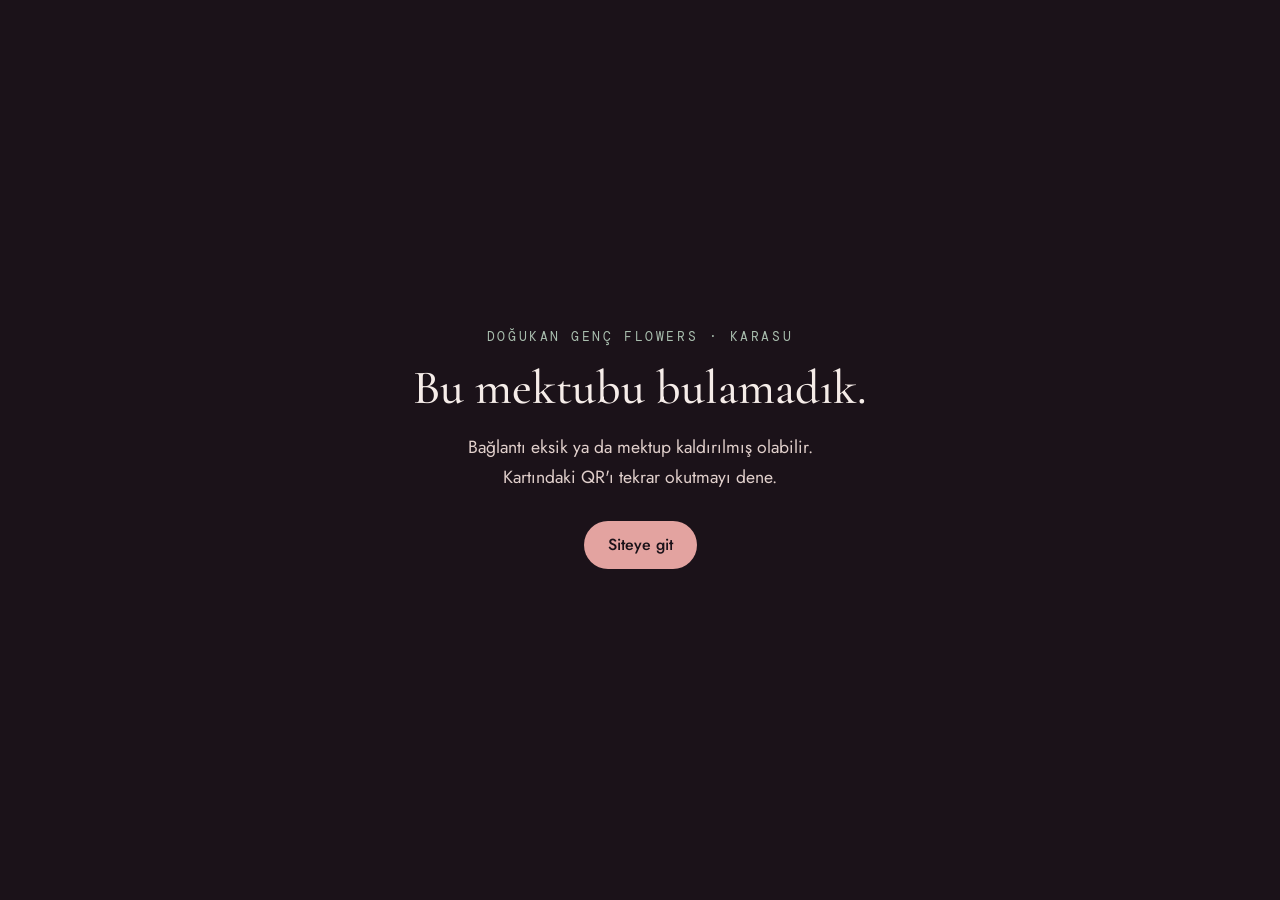
<file: mektup.html>
<!doctype html>
<html lang="tr">
<head>
<meta charset="utf-8">
<meta name="viewport" content="width=device-width, initial-scale=1, viewport-fit=cover">
<meta name="robots" content="noindex, nofollow">
<meta name="theme-color" content="#1B1219">
<title>Sana bir mektup var · Doğukan Genç Flowers</title>
<link rel="icon" href="data:image/svg+xml,%3Csvg xmlns='http://www.w3.org/2000/svg' viewBox='0 0 64 64'%3E%3Cdefs%3E%3ClinearGradient id='g' x1='0' y1='0' x2='1' y2='1'%3E%3Cstop offset='0' stop-color='%23FFF6EA'/%3E%3Cstop offset='1' stop-color='%23E3A3A0'/%3E%3C/linearGradient%3E%3C/defs%3E%3Crect width='64' height='64' rx='14' fill='%231B1219'/%3E%3Ccircle cx='32' cy='32' r='26' fill='none' stroke='url%28%23g%29' stroke-width='2'/%3E%3Ctext x='31.5' y='42' text-anchor='middle' font-family='Georgia,serif' font-style='italic' font-weight='700' font-size='26' letter-spacing='-1.5' fill='url%28%23g%29'%3EDG%3C/text%3E%3C/svg%3E">
<link rel="preconnect" href="https://fonts.googleapis.com">
<link rel="preconnect" href="https://fonts.gstatic.com" crossorigin>
<link href="https://fonts.googleapis.com/css2?family=Cormorant+Garamond:ital,wght@0,400;0,500;1,500;1,600&family=Caveat:wght@500;600&family=DM+Mono&family=Jost:wght@400;500&display=swap" rel="stylesheet">
<style>
/* one long love letter: petals write the line, then the letter, the photos, the song, the bouquet */
:root{
  color-scheme:dark;
  --canvas:#1B1219;--panel:#261A23;--line:rgba(205,184,180,.2);
  --accent:#E3A3A0;--accent-hover:#EDB8B5;--gold:#F3D3B0;--sage:#A9BEAE;
  --text:#F5ECE8;--text-2:#E0CFCB;--paper:#F6EDE7;--ink:#3A2430;
  --display:"Cormorant Garamond",Georgia,serif;--body:"Jost",system-ui,sans-serif;--mono:"DM Mono",ui-monospace,monospace;--hand:"Caveat",cursive;
  --ease:cubic-bezier(.22,.8,.24,1);
}
*,*::before,*::after{box-sizing:border-box}
html{background:var(--canvas);scroll-behavior:smooth;overflow-x:hidden;overflow-x:clip}
body{margin:0;background:var(--canvas);color:var(--text);font:400 1.1rem/1.7 var(--body);overflow-x:hidden;overflow-x:clip;-webkit-font-smoothing:antialiased}
img{display:block;max-width:100%}
.sr{position:absolute!important;width:1px;height:1px;overflow:hidden;clip:rect(0 0 0 0);white-space:nowrap}
.kicker{font:400 .8rem/1 var(--mono);letter-spacing:.2em;text-transform:uppercase;color:var(--sage)}
:focus-visible{outline:2px solid var(--accent);outline-offset:3px}
section{position:relative;padding:clamp(90px,14vh,150px) max(20px,env(safe-area-inset-right,0px)) clamp(90px,14vh,150px) max(20px,env(safe-area-inset-left,0px))}
.rv{opacity:0;transform:translateY(28px);transition:opacity 1.1s var(--ease),transform 1.1s var(--ease)}
.rv.in{opacity:1;transform:none}


/* 0. the sealed envelope: layered paper, a real wax seal, a lined flap */
.env{position:fixed;inset:0;z-index:40;display:flex;flex-direction:column;align-items:center;justify-content:center;gap:clamp(22px,4vh,40px);padding:20px;background:radial-gradient(ellipse 60% 50% at 50% 52%,rgba(227,163,160,.18),transparent 70%),radial-gradient(ellipse 120% 90% at 50% 120%,rgba(0,0,0,.5),transparent 60%),var(--canvas);transition:opacity 1s ease;perspective:1600px}
.env.gone{opacity:0;pointer-events:none}
.env-brand{position:absolute;top:max(22px,env(safe-area-inset-top,0px));font:400 .74rem/1 var(--mono);letter-spacing:.24em;text-transform:uppercase;color:var(--text-2)}
.env-to{font:600 clamp(2rem,5vw,3.2rem)/1.1 var(--hand);color:#F3D9C6;margin:0;opacity:0;animation:envIn 1.2s var(--ease) .2s forwards;transition:opacity .5s}
.env.opened .env-to{opacity:0!important}
@keyframes envIn{from{opacity:0;transform:translateY(24px)}to{opacity:1;transform:none}}
@keyframes float{0%,100%{transform:translateY(0) rotate(-.6deg)}50%{transform:translateY(-8px) rotate(.4deg)}}
.env-stage{opacity:0;animation:envIn 1.2s var(--ease) .45s forwards}
.env-float{animation:float 6s ease-in-out infinite}
.env.opened .env-float{animation:none}
.envelope{position:relative;width:min(440px,84vw);aspect-ratio:1.45;transform:rotateX(calc(var(--ty,0) * 1deg)) rotateY(calc(var(--tx,0) * 1deg));transition:transform .4s ease}
.envelope::after{content:"";position:absolute;left:6%;right:6%;bottom:-9%;height:14%;background:radial-gradient(ellipse at center,rgba(0,0,0,.55),transparent 70%);filter:blur(6px);z-index:-1;transform:translateZ(-40px)}

.env-back,.env-front,.env-flap .face{background-image:url("data:image/svg+xml,%3Csvg xmlns='http://www.w3.org/2000/svg' width='300' height='300'%3E%3Cfilter id='f'%3E%3CfeTurbulence type='fractalNoise' baseFrequency='.012 .35' numOctaves='2' seed='4'/%3E%3CfeColorMatrix values='0 0 0 0 1 0 0 0 0 1 0 0 0 0 1 0 0 0 .22 -.1'/%3E%3C/filter%3E%3Crect width='100%25' height='100%25' filter='url(%23f)'/%3E%3C/svg%3E"),url("data:image/svg+xml,%3Csvg xmlns='http://www.w3.org/2000/svg' width='220' height='220'%3E%3Cfilter id='n'%3E%3CfeTurbulence type='fractalNoise' baseFrequency='.75' numOctaves='3' stitchTiles='stitch'/%3E%3CfeColorMatrix values='0 0 0 0 .45 0 0 0 0 .3 0 0 0 0 .32 0 0 0 .28 0'/%3E%3C/filter%3E%3Crect width='100%25' height='100%25' filter='url(%23n)'/%3E%3C/svg%3E");background-blend-mode:screen,multiply}
.env-back{position:absolute;inset:0;border-radius:5px;background-color:#B98A92;background-image:url("data:image/svg+xml,%3Csvg xmlns='http://www.w3.org/2000/svg' width='46' height='46'%3E%3Crect width='46' height='46' fill='%23C98E97'/%3E%3Cpath d='M23 8c-4 3-5 7-3 10 1 2 3 2 3 2s2 0 3-2c2-3 1-7-3-10z' fill='%23E9B9BE' opacity='.8'/%3E%3Cpath d='M23 20v8' stroke='%238FA393' stroke-width='1.4'/%3E%3Ccircle cx='4' cy='40' r='1.6' fill='%23F3D3B0' opacity='.7'/%3E%3Ccircle cx='42' cy='38' r='1.6' fill='%23F3D3B0' opacity='.7'/%3E%3C/svg%3E");background-size:46px 46px;box-shadow:inset 0 0 40px rgba(60,25,40,.45)}
.env-letter{position:absolute;left:5.5%;right:5.5%;top:6%;height:88%;z-index:2;border-radius:3px;background:linear-gradient(175deg,#FFFAF6,#F5EBE4);background-image:url("data:image/svg+xml,%3Csvg xmlns='http://www.w3.org/2000/svg' width='220' height='220'%3E%3Cfilter id='n'%3E%3CfeTurbulence type='fractalNoise' baseFrequency='.75' numOctaves='3' stitchTiles='stitch'/%3E%3CfeColorMatrix values='0 0 0 0 .45 0 0 0 0 .3 0 0 0 0 .32 0 0 0 .28 0'/%3E%3C/filter%3E%3Crect width='100%25' height='100%25' filter='url(%23n)'/%3E%3C/svg%3E"),linear-gradient(175deg,#FFFAF6,#F5EBE4);background-blend-mode:multiply;display:flex;flex-direction:column;align-items:center;gap:8px;padding-top:10%;text-align:center;color:var(--ink);box-shadow:0 -2px 10px rgba(60,25,40,.18);transition:transform 1.3s var(--ease) 1.35s}
.env-letter span{font:400 clamp(.5rem,1.4vw,.66rem)/1 var(--mono);letter-spacing:.22em;text-transform:uppercase;color:#8E6E7C}
.env-letter b{font:600 clamp(1.3rem,3.6vw,1.9rem)/1.1 var(--hand);color:#4A2E3D}
.env-letter i{width:46%;height:1px;background:rgba(74,46,61,.18);margin-top:6px}
.env-front{position:absolute;inset:0;z-index:3;border-radius:5px;background-color:#F6E6DD;clip-path:polygon(0 0,50% 55%,100% 0,100% 100%,0 100%);box-shadow:inset 0 -30px 50px -30px rgba(90,50,65,.35)}
.env-front::before{content:"";position:absolute;inset:0;background:linear-gradient(32deg,rgba(255,255,255,.0) 49.3%,rgba(110,70,85,.22) 49.8%,rgba(255,255,255,.35) 50.4%,transparent 51%),linear-gradient(-32deg,rgba(255,255,255,0) 49.3%,rgba(110,70,85,.22) 49.8%,rgba(255,255,255,.35) 50.4%,transparent 51%)}
.env-front::after{content:"";position:absolute;inset:0;background:linear-gradient(90deg,rgba(80,40,55,.10),transparent 18%,transparent 82%,rgba(80,40,55,.10))}
.env-flap{position:absolute;left:0;right:0;top:0;height:61%;z-index:4;transform-origin:50% 0;transform-style:preserve-3d;transform:perspective(1500px) rotateX(0deg)}
.env-flap .face{position:absolute;inset:0;clip-path:polygon(0 0,100% 0,50% 100%);backface-visibility:hidden;border-radius:5px 5px 0 0}
.env-flap .out{background-color:#F8EAE2;box-shadow:inset 0 -26px 40px -24px rgba(90,50,65,.35)}
.env-flap .out::after{content:"";position:absolute;inset:0;background:linear-gradient(180deg,rgba(255,255,255,.35),transparent 40%)}
.env-flap .in{transform:rotateX(180deg);clip-path:polygon(0 100%,100% 100%,50% 0);background-color:#B98A92;background-image:url("data:image/svg+xml,%3Csvg xmlns='http://www.w3.org/2000/svg' width='46' height='46'%3E%3Crect width='46' height='46' fill='%23C98E97'/%3E%3Cpath d='M23 8c-4 3-5 7-3 10 1 2 3 2 3 2s2 0 3-2c2-3 1-7-3-10z' fill='%23E9B9BE' opacity='.8'/%3E%3Cpath d='M23 20v8' stroke='%238FA393' stroke-width='1.4'/%3E%3Ccircle cx='4' cy='40' r='1.6' fill='%23F3D3B0' opacity='.7'/%3E%3Ccircle cx='42' cy='38' r='1.6' fill='%23F3D3B0' opacity='.7'/%3E%3C/svg%3E");background-size:46px 46px;box-shadow:inset 0 0 0 7px #F1E0D8}
.env-flapshadow{position:absolute;left:4%;right:4%;top:2%;height:62%;z-index:3;clip-path:polygon(0 0,100% 0,50% 100%);background:rgba(60,25,40,.28);filter:blur(5px);transform:translateY(6px);transition:opacity .3s .2s}
.env.opened .env-flapshadow{opacity:0}
.seal{border-radius:50%;position:absolute;left:50%;top:61%;width:clamp(70px,18vw,92px);aspect-ratio:1;transform:translate(-50%,-50%);z-index:6;border:0;padding:0;background:none;cursor:pointer;filter:drop-shadow(0 7px 8px rgba(40,10,20,.45))}
.seal::before{content:"";position:absolute;inset:-14px;border-radius:50%;border:1px solid rgba(243,211,176,.55);animation:sealPing 2.4s ease-out infinite}
@keyframes sealPing{0%{transform:scale(.8);opacity:.9}100%{transform:scale(1.35);opacity:0}}
.seal svg{position:absolute;inset:0;width:100%;height:100%;overflow:visible;transition:transform .9s cubic-bezier(.3,.6,.4,1),opacity .9s ease}
.seal .crumb{transition:transform .8s cubic-bezier(.2,.7,.3,1),opacity .8s ease}
.env.opened .seal::before{display:none}
.env.opened .seal .hl{transform:translate(-26px,46px) rotate(-38deg);opacity:0}
.env.opened .seal .hr{transform:translate(30px,54px) rotate(34deg);opacity:0}
.env.opened .seal .crumb{opacity:0}
.env.opened .env-flap{animation:flapOpen 1.25s cubic-bezier(.45,.05,.25,1) .3s forwards}
@keyframes flapOpen{0%{transform:perspective(1500px) rotateX(0deg);z-index:4}12%{transform:perspective(1500px) rotateX(calc(var(--fd,1) * 14deg));z-index:4}49.9%{z-index:4}50%{z-index:1}100%{transform:perspective(1500px) rotateX(calc(var(--fd,1) * 180deg));z-index:1}}
.env.opened .env-flap .out{animation:shadeOut 1.25s ease .3s forwards}
.env.opened .env-flap .in{animation:shadeIn 1.25s ease .3s forwards}
@keyframes shadeOut{0%{filter:brightness(1)}50%{filter:brightness(.9) saturate(1.05)}100%{filter:brightness(.9)}}
@keyframes shadeIn{0%,50%{filter:brightness(.82)}100%{filter:brightness(1)}}
.env.opened .env-letter{transform:translateY(-44%)}
.env-hint{font:400 .78rem/1 var(--mono);letter-spacing:.2em;text-transform:uppercase;color:var(--text-2);margin:0;opacity:0;animation:envIn 1s ease 1.1s forwards,hint 2.4s ease-in-out 2.1s infinite}
@keyframes hint{50%{opacity:.45}}
.env.opened .env-hint{animation:none;opacity:0;transition:opacity .4s}

/* 1. opening */
.open{overflow:hidden;min-height:100svh;display:flex;flex-direction:column;align-items:center;justify-content:center;padding-top:0;padding-bottom:0;background:radial-gradient(ellipse 70% 60% at 50% 45%,rgba(227,163,160,.14),transparent 70%)}
.open canvas{position:absolute;inset:0;width:100%;height:100%}
.brand{position:absolute;top:max(22px,env(safe-area-inset-top,0px));left:0;right:0;text-align:center;font:400 .74rem/1 var(--mono);letter-spacing:.24em;text-transform:uppercase;color:var(--text-2)}
.brand b{font:italic 600 1.15rem/1 var(--display);letter-spacing:.02em;text-transform:none;background:linear-gradient(100deg,#E3A3A0,#F7DFC2 50%,#E3A3A0);-webkit-background-clip:text;background-clip:text;color:transparent}
.to,.from{position:absolute;left:0;right:0;text-align:center;font-family:var(--hand);font-weight:500;color:#F3D9C6;opacity:0;transition:opacity 1.2s ease}
.to{top:16%;font-size:clamp(2.2rem,5vw,3.6rem)}
.from{bottom:22%;font-size:clamp(1.8rem,3.8vw,2.8rem)}
.from::before{content:"Sevgiyle, ";color:var(--text-2)}
.open.done .to,.open.done .from{opacity:1}
.cue{position:absolute;bottom:max(28px,env(safe-area-inset-bottom,0px));left:0;right:0;display:flex;flex-direction:column;align-items:center;gap:10px;font:400 .74rem/1 var(--mono);letter-spacing:.2em;text-transform:uppercase;color:var(--text-2);opacity:0;transition:opacity 1s ease .8s;text-decoration:none}
.open.done .cue{opacity:1}
.cue i{width:1px;height:40px;background:linear-gradient(var(--accent),transparent);animation:cue 2.4s ease-in-out infinite}
@keyframes cue{0%{transform:scaleY(0);transform-origin:top}50%{transform:scaleY(1);transform-origin:top}51%{transform-origin:bottom}100%{transform:scaleY(0);transform-origin:bottom}}

/* 2. the letter on paper */
.letter{display:flex;justify-content:center}
.paper{position:relative;width:min(680px,100%);background:linear-gradient(170deg,#FBF4EF,var(--paper) 60%,#EFE1D9);color:var(--ink);border-radius:6px;padding:clamp(34px,6vw,72px) clamp(26px,6vw,70px);box-shadow:0 60px 120px -50px rgba(0,0,0,.9);transform:rotate(-.6deg)}
.paper::before{content:"";position:absolute;inset:14px;border:1px solid rgba(58,36,48,.14);border-radius:3px;pointer-events:none}
.paper .seal{position:absolute;top:-26px;right:clamp(24px,8%,60px);width:62px;height:62px;border-radius:50%;background:radial-gradient(circle at 35% 30%,#E8A3A6,#B4566A 70%);box-shadow:0 10px 20px -6px rgba(0,0,0,.5),inset 0 -4px 8px rgba(0,0,0,.25);display:grid;place-items:center}
.paper .seal svg{width:28px;height:28px}
.paper .hi{font:600 clamp(2rem,4.4vw,2.8rem)/1.1 var(--hand);margin:0 0 18px}
.paper .body p{font:500 clamp(1.45rem,2.6vw,1.75rem)/1.45 var(--hand);margin:0 0 .7em;color:#4A2E3D}
.paper .sign{font:600 clamp(1.7rem,3vw,2.2rem)/1.1 var(--hand);text-align:right;margin-top:26px;color:#6B4757}
.paper .date{font:400 .72rem/1 var(--mono);letter-spacing:.18em;text-transform:uppercase;color:#8E6E7C;margin-top:10px;text-align:right}

/* 3. memories: scattered polaroids */
.head{text-align:center;margin:0 auto 54px;max-width:30rem}
.head h2{font:500 clamp(2.4rem,5.4vw,4rem)/1.05 var(--display);margin:14px 0 0}
.head h2 em{color:var(--accent);font-style:italic}
.wall{display:flex;flex-wrap:wrap;justify-content:center;gap:clamp(18px,3vw,40px);max-width:1100px;margin:0 auto}
.pol{background:#FBF6F2;padding:12px 12px 46px;border:0;border-radius:3px;box-shadow:0 34px 60px -26px rgba(0,0,0,.85);cursor:zoom-in;width:min(280px,42vw);transform:rotate(var(--r,0deg)) translateY(var(--y,0px));transition:transform .7s var(--ease),opacity 1s var(--ease);position:relative}
.pol img{width:100%;aspect-ratio:4/5;object-fit:cover}
.pol:hover{transform:rotate(0) scale(1.04);z-index:2}
.pol::after{content:"";position:absolute;top:-12px;left:50%;width:70px;height:24px;margin-left:-35px;background:rgba(243,211,176,.55);transform:rotate(-3deg);box-shadow:0 2px 4px rgba(0,0,0,.15)}
.pol.rv{transform:rotate(var(--r,0deg)) translateY(60px)}
.pol.rv.in{transform:rotate(var(--r,0deg)) translateY(var(--y,0px))}
.lb{position:fixed;inset:0;z-index:50;background:rgba(12,6,10,.92);display:flex;align-items:center;justify-content:center;padding:max(20px,env(safe-area-inset-top,0px)) 16px}
.lb[hidden]{display:none}
.lb figure{margin:0;background:#FBF6F2;padding:12px 12px 44px;border-radius:3px;max-width:min(92vw,720px)}
.lb img{max-height:76svh;width:auto;margin:0 auto}
.lb button{position:absolute;background:rgba(38,26,35,.8);color:var(--text);border:1px solid var(--line);width:52px;height:52px;border-radius:50%;font:400 1.4rem/1 var(--body);cursor:pointer;display:grid;place-items:center}
.lb .x{top:max(18px,env(safe-area-inset-top,0px));right:18px}
.lb .pv{left:14px;top:50%;transform:translateY(-50%)}
.lb .nx{right:14px;top:50%;transform:translateY(-50%)}

/* 4. the song: a record that spins once it plays */
.song{display:flex;flex-direction:column;align-items:center}
.deck{display:grid;grid-template-columns:auto minmax(0,1fr);align-items:center;gap:clamp(24px,5vw,56px);max-width:860px;width:100%}
.vinyl{width:clamp(180px,30vw,300px);aspect-ratio:1;border-radius:50%;background:repeating-radial-gradient(circle,#140C11 0 2px,#1E1419 2px 4px);box-shadow:0 40px 80px -30px rgba(0,0,0,.9),inset 0 0 0 1px rgba(255,255,255,.04);display:grid;place-items:center;position:relative}
.vinyl::before{content:"";position:absolute;inset:0;border-radius:50%;background:conic-gradient(from 30deg,transparent 0 10%,rgba(255,255,255,.08) 14%,transparent 20% 60%,rgba(255,255,255,.06) 64%,transparent 70%)}
.vinyl .lbl{width:36%;aspect-ratio:1;border-radius:50%;background:radial-gradient(circle at 40% 35%,#EBB0B4,#C26A7C);display:grid;place-items:center;position:relative}
.vinyl .lbl::after{content:"";width:12%;aspect-ratio:1;border-radius:50%;background:var(--canvas)}
.vinyl .lbl span{position:absolute;inset:0;display:flex;align-items:center;justify-content:center;gap:30%;font:italic 600 clamp(1.1rem,2.2vw,1.6rem)/1 var(--display);color:#3A1E2A}
.vinyl .lbl.photo{background:var(--canvas) center/cover no-repeat;box-shadow:inset 0 0 0 3px rgba(243,211,176,.55),inset 0 0 18px rgba(0,0,0,.45)}
.vinyl .lbl.photo span{display:none}
.vinyl .lbl span b{font-weight:600}
.vinyl .lbl.photo::after{box-shadow:0 0 0 2px rgba(243,211,176,.6)}
.vinyl .ring{position:absolute;inset:0;width:100%;height:100%;pointer-events:none;overflow:visible}
.vinyl .ring text{font:500 8.4px var(--mono);letter-spacing:.16em;fill:#F3D3B0;opacity:.85}
.vinyl.spin{animation:spin 3.2s linear infinite}
.vinyl.spin.paused{animation-play-state:paused}
/* little notes and petals rising off the record while it plays */
.notes{position:absolute;inset:0;pointer-events:none;overflow:visible}
.note{position:absolute;left:50%;top:40%;font:400 var(--fs,22px)/1 var(--display);color:var(--c,#E3A3A0);opacity:0;animation:rise var(--d,3s) cubic-bezier(.2,.6,.3,1) forwards;text-shadow:0 2px 10px rgba(0,0,0,.4)}
.note.pt{width:12px;height:9px;border-radius:70% 0 70% 0;background:var(--c,#E3A3A0)}
@keyframes rise{0%{opacity:0;transform:translate(0,0) rotate(0) scale(.6)}15%{opacity:.95}100%{opacity:0;transform:translate(var(--x,40px),-190px) rotate(var(--r,40deg)) scale(1.1)}}
.song .hint{margin-top:12px;font-size:.92rem;color:var(--text-2)}
.song .player{display:block}
@media (prefers-reduced-motion: reduce){.note{display:none}}
@keyframes spin{to{transform:rotate(360deg)}}
.deck h2{font:500 clamp(2.4rem,5vw,3.6rem)/1.05 var(--display);margin:12px 0 10px}
.deck p{color:var(--text-2);margin:0 0 22px}
.play{display:inline-flex;align-items:center;gap:14px;min-height:56px;padding:14px 26px;border-radius:999px;border:0;background:var(--accent);color:var(--canvas);font:500 1.05rem/1 var(--body);cursor:pointer;transition:background .3s,transform .3s}
.play:hover{background:var(--accent-hover);transform:translateY(-2px)}
.play svg{width:20px;height:20px}
.player{border:0;border-radius:14px;width:100%;max-width:440px}
.player.sp{height:152px}
.player.yt{aspect-ratio:16/9;height:auto}
.player.spl{height:352px}
.player > iframe,.player > div,.player iframe{display:block;width:100%;height:100%;border:0;border-radius:14px}
div.player{overflow:hidden}
.open-song.solo{font:500 1rem/1 var(--body);letter-spacing:0;text-transform:none;background:var(--accent);color:var(--canvas);border:0;border-radius:999px;padding:16px 26px}
.open-song{display:inline-block;margin-top:16px;font:400 .76rem/1 var(--mono);letter-spacing:.14em;text-transform:uppercase;color:var(--accent);text-decoration:none;padding:8px 0;border-bottom:1px solid rgba(227,163,160,.4)}

/* 5. finale */
.fin{text-align:center;display:flex;flex-direction:column;align-items:center}
.arch{width:min(320px,70vw);aspect-ratio:3/4;border-radius:999px 999px 18px 18px;overflow:hidden;outline:1px solid rgba(243,211,176,.3);outline-offset:12px;box-shadow:0 0 120px -20px rgba(227,163,160,.35);margin-bottom:46px}
.arch img{width:100%;height:100%;object-fit:cover}
.fin h2{font:500 clamp(2rem,4.6vw,3.2rem)/1.1 var(--display);margin:0 0 14px;max-width:18ch}
.fin p{color:var(--text-2);max-width:40ch;margin:0 auto 30px}
.btns{display:flex;flex-wrap:wrap;gap:12px;justify-content:center}
.btn{display:inline-flex;align-items:center;justify-content:center;min-height:48px;padding:14px 24px;border-radius:999px;font:500 1rem/1 var(--body);text-decoration:none;border:0;cursor:pointer;transition:background .3s,transform .3s,border-color .3s}
.btn-a{background:var(--accent);color:var(--canvas)}
.btn-a:hover{background:var(--accent-hover);transform:translateY(-2px)}
.btn-g{border:1px solid rgba(243,211,176,.35);color:var(--text)}
.btn-g:hover{border-color:var(--accent)}
footer{text-align:center;padding:30px 20px calc(30px + env(safe-area-inset-bottom,0px));font:400 .74rem/1.6 var(--mono);letter-spacing:.16em;text-transform:uppercase;color:var(--text-2);border-top:1px solid var(--line)}
footer a{color:var(--text)}

.state{min-height:100svh;display:flex;flex-direction:column;align-items:center;justify-content:center;text-align:center;gap:18px}
.state h1{font:500 clamp(2rem,5vw,3rem)/1.1 var(--display);margin:0}
.state p{color:var(--text-2);margin:0 0 10px;max-width:34ch}

/* ---------- richer letter page ---------- */
main{position:relative;z-index:1}
.bgpetals{position:fixed;inset:0;width:100%;height:100%;z-index:0;pointer-events:none}
.open::before{content:"";position:absolute;inset:-4%;background:url("assets/hero-poster.jpg") center/cover;opacity:.3;animation:kb 40s ease-in-out infinite alternate}
.open::after{content:"";position:absolute;inset:0;background:radial-gradient(ellipse 60% 50% at 50% 47%,rgba(27,18,25,.35),rgba(27,18,25,.92) 80%),linear-gradient(transparent 70%,var(--canvas))}
.open > *{z-index:1}
.open canvas{z-index:1}
@keyframes kb{from{transform:scale(1.04) translate(0,0)}to{transform:scale(1.16) translate(-2%,-2%)}}
.letter{background:radial-gradient(ellipse 50% 60% at 50% 45%,rgba(227,163,160,.14),transparent 70%)}
.paper{overflow:visible}
.sprig{position:absolute;width:clamp(140px,24vw,220px);height:auto;pointer-events:none;z-index:2}
.sprig.tl{left:-52px;top:-60px;transform:rotate(-6deg)}
.sprig.br{right:-48px;bottom:-56px;transform:rotate(174deg)}
.divider{display:flex;justify-content:center;padding:0 20px;position:relative;z-index:1}
.vine{width:min(520px,80vw);height:46px;overflow:visible}
.vine .vl{fill:none;stroke:#8FA393;stroke-width:1.4;stroke-dasharray:1;stroke-dashoffset:1;transition:stroke-dashoffset 2.2s ease}
.vine .vb{opacity:0;transform-origin:center;transition:opacity 1s ease 1.4s}
.divider.in .vl{stroke-dashoffset:0}
.divider.in .vb{opacity:1}
#anilar{background:radial-gradient(ellipse 60% 50% at 50% 55%,rgba(143,163,147,.10),transparent 70%)}
.song .deck{background:linear-gradient(150deg,rgba(47,32,41,.75),rgba(38,26,35,.45));border:1px solid rgba(243,211,176,.18);border-radius:32px;padding:clamp(26px,5vw,52px);box-shadow:0 50px 100px -50px rgba(0,0,0,.8)}
.turntable{position:relative;padding:14px;border-radius:24px;background:linear-gradient(145deg,#2C1F27,#1C1218);box-shadow:inset 0 1px 0 rgba(255,255,255,.05),0 30px 60px -30px rgba(0,0,0,.8)}
.arm{position:absolute;right:-18px;top:-4px;width:clamp(58px,9vw,88px);height:auto;transform-origin:80% 10%;transform:rotate(-14deg);transition:transform 1.2s cubic-bezier(.4,0,.2,1);filter:drop-shadow(0 6px 6px rgba(0,0,0,.5))}
.turntable.on .arm{transform:rotate(24deg)}
footer.sent{position:relative;z-index:1;display:flex;flex-direction:column;align-items:center;gap:10px;text-align:center;padding:clamp(60px,10vh,100px) 20px calc(40px + env(safe-area-inset-bottom,0px));border-top:0;text-transform:none;letter-spacing:0;font:400 1rem/1.5 var(--body)}
footer.sent p{margin:0;color:var(--text-2)}
footer.sent b{font:italic 600 1.2rem/1 var(--display);background:linear-gradient(100deg,#E3A3A0,#F7DFC2 50%,#E3A3A0);-webkit-background-clip:text;background-clip:text;color:transparent}
footer.sent a{font:400 .78rem/1 var(--mono);letter-spacing:.16em;text-transform:uppercase;color:var(--accent);text-decoration:none;padding:12px 0;border-bottom:1px solid rgba(227,163,160,.4)}
.heart{display:block;width:26px;height:24px;color:var(--accent);margin-bottom:8px;animation:beat 1.6s ease-in-out infinite;filter:drop-shadow(0 4px 10px rgba(227,163,160,.35))}
@keyframes beat{0%,100%{transform:scale(1)}15%{transform:scale(1.18)}30%{transform:scale(1)}}
@media (max-width:640px){.sprig{width:118px}.sprig.tl{left:-30px;top:-62px}.sprig.br{right:-28px;bottom:-58px}.arm{right:-12px}}
@media (prefers-reduced-motion: reduce){.bgpetals{display:none}.vine .vl{stroke-dashoffset:0}.vine .vb{opacity:1}}
[hidden]{display:none!important}
@media (max-width:640px){.deck{grid-template-columns:1fr;justify-items:center;text-align:center}.pol{width:min(250px,76vw)}.to{top:13%}.from{bottom:20%}}
@media (prefers-reduced-motion: reduce){*,*::before,*::after{animation:none!important;transition:none!important}.rv,.pol.rv{opacity:1;transform:rotate(var(--r,0deg))}.to,.from,.cue{opacity:1}}
</style>
</head>
<body>

<div class="state" id="loading"><span class="kicker">Doğukan Genç Flowers</span><h1>Mektubun açılıyor...</h1></div>
<div class="state" id="missing" hidden>
  <span class="kicker">Doğukan Genç Flowers · Karasu</span>
  <h1>Bu mektubu bulamadık.</h1>
  <p>Bağlantı eksik ya da mektup kaldırılmış olabilir. Kartındaki QR'ı tekrar okutmayı dene.</p>
  <a class="btn btn-a" href="./">Siteye git</a>
</div>

<div class="env" id="env" hidden>
  <span class="env-brand">Doğukan Genç Flowers · Karasu</span>
  <p class="env-to" id="envTo"></p>
  <div class="env-stage"><div class="env-float">
  <div class="envelope" id="envelope">
    <div class="env-back"></div>
    <div class="env-letter" aria-hidden="true"><span>Doğukan Genç Flowers</span><b>Sana bir mektup var</b><i></i></div>
    <div class="env-front"></div>
    <div class="env-flapshadow"></div>
    <div class="env-flap"><div class="face out"></div><div class="face in"></div></div>
    <button class="seal" type="button" id="seal" aria-label="Mührü kır ve mektubu aç">
      <svg class="hl" viewBox="0 0 100 100" aria-hidden="true"><clipPath id="cl"><path d="M0 0H52L46 22 55 38 45 55 54 72 47 100H0z"/></clipPath><g clip-path="url(#cl)"><defs><radialGradient id="wax" cx="36%" cy="30%" r="75%"><stop offset="0" stop-color="#F0B6B8"/><stop offset=".45" stop-color="#C0606F"/><stop offset="1" stop-color="#7E2E44"/></radialGradient></defs>
<path d="M50 3C60 2 67 7 74 10c9 4 16 10 20 19 4 8 3 16 4 24 0 9-4 16-8 22-5 8-12 15-21 18-8 3-15 4-23 3-9-1-17-4-24-10C15 81 9 74 6 66 3 58 2 50 3 42 5 33 9 26 15 19 22 12 30 7 38 5c4-1 8-2 12-2z" fill="url(#wax)"/>
<circle cx="50" cy="50" r="29" fill="none" stroke="#8C3A50" stroke-width="3" opacity=".55"/>
<circle cx="50" cy="50" r="29" fill="none" stroke="#F4C6C6" stroke-width="1" opacity=".5" transform="translate(-.8 -.8)"/>
<g transform="translate(18 16) scale(1)"><path d="M32 12c-8 7-10 14-7 20 2 3 7 5 7 5s5-2 7-5c3-6 1-13-7-20z" fill="#9A4258" transform="translate(.9 .9)"/><path d="M32 12c-8 7-10 14-7 20 2 3 7 5 7 5s5-2 7-5c3-6 1-13-7-20z" fill="#E7A2A8"/><path d="M32 37v14M32 46c-5-1-8-4-9-9M32 43c5-1 7-3 8-7" stroke="#9A4258" stroke-width="2.6" fill="none" stroke-linecap="round" transform="translate(.8 .8)"/><path d="M32 37v14M32 46c-5-1-8-4-9-9M32 43c5-1 7-3 8-7" stroke="#E7A2A8" stroke-width="2.2" fill="none" stroke-linecap="round"/></g>
<ellipse cx="34" cy="26" rx="14" ry="7" fill="#fff" opacity=".22" transform="rotate(-28 34 26)"/></g></svg>
      <svg class="hr" viewBox="0 0 100 100" aria-hidden="true"><clipPath id="cr"><path d="M52 0H100V100H47L54 72 45 55 55 38 46 22z"/></clipPath><g clip-path="url(#cr)"><defs><radialGradient id="wax2" cx="36%" cy="30%" r="75%"><stop offset="0" stop-color="#F0B6B8"/><stop offset=".45" stop-color="#C0606F"/><stop offset="1" stop-color="#7E2E44"/></radialGradient></defs>
<path d="M50 3C60 2 67 7 74 10c9 4 16 10 20 19 4 8 3 16 4 24 0 9-4 16-8 22-5 8-12 15-21 18-8 3-15 4-23 3-9-1-17-4-24-10C15 81 9 74 6 66 3 58 2 50 3 42 5 33 9 26 15 19 22 12 30 7 38 5c4-1 8-2 12-2z" fill="url(#wax2)"/>
<circle cx="50" cy="50" r="29" fill="none" stroke="#8C3A50" stroke-width="3" opacity=".55"/>
<circle cx="50" cy="50" r="29" fill="none" stroke="#F4C6C6" stroke-width="1" opacity=".5" transform="translate(-.8 -.8)"/>
<g transform="translate(18 16) scale(1)"><path d="M32 12c-8 7-10 14-7 20 2 3 7 5 7 5s5-2 7-5c3-6 1-13-7-20z" fill="#9A4258" transform="translate(.9 .9)"/><path d="M32 12c-8 7-10 14-7 20 2 3 7 5 7 5s5-2 7-5c3-6 1-13-7-20z" fill="#E7A2A8"/><path d="M32 37v14M32 46c-5-1-8-4-9-9M32 43c5-1 7-3 8-7" stroke="#9A4258" stroke-width="2.6" fill="none" stroke-linecap="round" transform="translate(.8 .8)"/><path d="M32 37v14M32 46c-5-1-8-4-9-9M32 43c5-1 7-3 8-7" stroke="#E7A2A8" stroke-width="2.2" fill="none" stroke-linecap="round"/></g>
<ellipse cx="34" cy="26" rx="14" ry="7" fill="#fff" opacity=".22" transform="rotate(-28 34 26)"/></g></svg>
      <svg viewBox="0 0 100 100" aria-hidden="true" style="pointer-events:none"><g fill="#B4566A"><circle class="crumb" cx="50" cy="40" r="2.2" style="--x:-40px"/><circle class="crumb" cx="52" cy="58" r="1.8"/><circle class="crumb" cx="48" cy="70" r="2.4"/><circle class="crumb" cx="50" cy="28" r="1.5"/><circle class="crumb" cx="51" cy="50" r="1.6"/></g></svg>
    </button>
  </div>
  </div></div>
  <p class="env-hint">Mührü kırmak için dokun</p>
</div>

<canvas class="bgpetals" id="bgp" aria-hidden="true"></canvas>
<main id="letter" hidden>
  <section class="open" id="open" aria-label="Mektubun açılışı">
    <span class="brand"><b>Doğukan Genç Flowers</b> · Karasu</span>
    <canvas aria-hidden="true"></canvas>
    <p class="to" id="to"></p>
    <h1 class="sr" id="headSr"></h1>
    <p class="from" id="from"></p>
    <a class="cue" href="#mektup">Aşağı kaydır, dahası var<i aria-hidden="true"></i></a>
  </section>

  <section class="letter" id="mektup" hidden>
    <article class="paper rv">
      <svg class="sprig tl" viewBox="0 0 160 160" aria-hidden="true"><g fill="#8FA393" fill-opacity=".35" stroke="#7E9483" stroke-width="2.2" stroke-linecap="round"><path d="M8 152C40 120 70 92 118 40"/><path d="M40 122c-14-4-22-14-24-26 12 2 22 10 24 26zM58 104c4-14 14-22 26-24-2 12-10 22-26 24zM74 86c-14-4-22-14-24-26 12 2 22 10 24 26zM92 68c4-14 14-22 26-24-2 12-10 22-26 24z"/></g><g transform="translate(118 40)"><circle r="11" fill="#E3A3A0"/><circle r="6.5" fill="#D98892"/><circle r="2.6" fill="#B4566A"/></g><g transform="translate(58 104)"><circle r="6" fill="#F0C4C4"/><circle r="2.4" fill="#D98892"/></g><circle cx="96" cy="64" r="3" fill="#F3D3B0"/><circle cx="36" cy="126" r="2.5" fill="#F3D3B0"/></svg>
      <svg class="sprig br" viewBox="0 0 160 160" aria-hidden="true"><g fill="#8FA393" fill-opacity=".35" stroke="#7E9483" stroke-width="2.2" stroke-linecap="round"><path d="M8 152C40 120 70 92 118 40"/><path d="M40 122c-14-4-22-14-24-26 12 2 22 10 24 26zM58 104c4-14 14-22 26-24-2 12-10 22-26 24zM74 86c-14-4-22-14-24-26 12 2 22 10 24 26zM92 68c4-14 14-22 26-24-2 12-10 22-26 24z"/></g><g transform="translate(118 40)"><circle r="11" fill="#E3A3A0"/><circle r="6.5" fill="#D98892"/><circle r="2.6" fill="#B4566A"/></g><g transform="translate(58 104)"><circle r="6" fill="#F0C4C4"/><circle r="2.4" fill="#D98892"/></g><circle cx="96" cy="64" r="3" fill="#F3D3B0"/><circle cx="36" cy="126" r="2.5" fill="#F3D3B0"/></svg>
      <span class="seal" aria-hidden="true"><svg viewBox="0 0 64 64"><path d="M32 12c-8 7-10 14-7 20 2 3 7 5 7 5s5-2 7-5c3-6 1-13-7-20z" fill="#FBEAE4"/><path d="M32 37v15" stroke="#FBEAE4" stroke-width="3" stroke-linecap="round"/></svg></span>
      <p class="hi" id="hi"></p>
      <div class="body" id="body"></div>
      <p class="sign" id="sign"></p>
      <p class="date" id="date"></p>
    </article>
  </section>

  <div class="divider" aria-hidden="true"><svg class="vine" viewBox="0 0 600 60" preserveAspectRatio="none" aria-hidden="true"><path class="vl" pathLength="1" d="M0 30C80 6 120 54 200 30S320 6 400 30 520 54 600 30"/><g class="vb"><circle cx="200" cy="30" r="5" fill="#E3A3A0"/><circle cx="300" cy="22" r="3.5" fill="#F3D3B0"/><circle cx="400" cy="30" r="5" fill="#E3A3A0"/><path d="M200 30c-8-8-18-8-24-2 8 6 18 6 24 2zM400 30c8-8 18-8 24-2-8 6-18 6-24 2z" fill="#8FA393"/></g></svg></div>
  <section id="anilar" hidden>
    <div class="head rv"><span class="kicker">Anılarımız</span><h2>Birlikte <em>biriktirdiklerimiz.</em></h2></div>
    <div class="wall" id="wall"></div>
  </section>

  <div class="divider" aria-hidden="true"><svg class="vine" viewBox="0 0 600 60" preserveAspectRatio="none" aria-hidden="true"><path class="vl" pathLength="1" d="M0 30C80 6 120 54 200 30S320 6 400 30 520 54 600 30"/><g class="vb"><circle cx="200" cy="30" r="5" fill="#E3A3A0"/><circle cx="300" cy="22" r="3.5" fill="#F3D3B0"/><circle cx="400" cy="30" r="5" fill="#E3A3A0"/><path d="M200 30c-8-8-18-8-24-2 8 6 18 6 24 2zM400 30c8-8 18-8 24-2-8 6-18 6-24 2z" fill="#8FA393"/></g></svg></div>
  <section class="song" id="sarki" hidden>
    <div class="deck rv">
      <div class="turntable" aria-hidden="true"><div class="vinyl" id="vinyl"><div class="lbl"><span></span></div><svg class="ring" viewBox="0 0 100 100"><defs><path id="ringPath" d="M50 50m-22 0a22 22 0 1 1 44 0a22 22 0 1 1-44 0"/></defs><text><textPath href="#ringPath" textLength="136"></textPath></text></svg></div><div class="notes" id="notes"></div><svg class="arm" id="arm" viewBox="0 0 120 220"><circle cx="96" cy="22" r="14" fill="#3A2A33" stroke="#C9A98F" stroke-width="2"/><circle cx="96" cy="22" r="5" fill="#C9A98F"/><path d="M96 22 L96 150 L70 196" fill="none" stroke="#C9A98F" stroke-width="5" stroke-linecap="round" stroke-linejoin="round"/><rect x="58" y="190" width="22" height="14" rx="3" fill="#2A1E25" stroke="#C9A98F" stroke-width="2" transform="rotate(30 69 197)"/></svg></div>
      <div>
        <span class="kicker">Senin şarkın</span>
        <h2 id="songH">Bu şarkı sana.</h2>
        <p id="songP">Sesi aç, gözlerini kapat.</p>
        <div id="playWrap"><button class="play" type="button" id="play"><svg viewBox="0 0 24 24" aria-hidden="true"><path fill="currentColor" d="M8 5v14l11-7z"/></svg>Şarkıyı çal</button></div>
        <p class="hint" id="songHint" hidden>Şarkı başlamadıysa oynatıcıdaki ▶ düğmesine dokun.</p>
        <a class="open-song" id="openSong" href="#" target="_blank" rel="noopener">Spotify'da aç</a>
      </div>
    </div>
  </section>

  <footer class="sent"><svg class="heart" viewBox="0 0 24 22" aria-hidden="true"><path fill="currentColor" d="M12 21.3c-.3 0-.6-.1-.8-.3C5.5 16.3 1.5 12.6 1.5 7.9 1.5 4.6 4 2 7.2 2c1.9 0 3.6.9 4.8 2.4C13.2 2.9 14.9 2 16.8 2 20 2 22.5 4.6 22.5 7.9c0 4.7-4 8.4-9.7 13.1-.2.2-.5.3-.8.3z"/></svg><p>Bu mektup <b>Doğukan Genç Flowers</b> ile gönderildi.</p><a href="./#mektup">Sen de birine gönder</a></footer>
</main>

<div class="lb" id="lb" hidden role="dialog" aria-modal="true" aria-label="Fotoğraf">
  <button class="x" type="button" aria-label="Kapat">×</button>
  <button class="pv" type="button" aria-label="Önceki fotoğraf">‹</button>
  <figure><img id="lbImg" alt=""></figure>
  <button class="nx" type="button" aria-label="Sonraki fotoğraf">›</button>
</div>

<script>
(() => {
  const $ = s => document.querySelector(s);
  const rmq = matchMedia('(prefers-reduced-motion: reduce)').matches;
  const id = new URLSearchParams(location.search).get('id') || '';
  const LIVE = new URLSearchParams(location.search).get('live') === '1';   // live preview inside the site form: no envelope
  const show = el => { $('#loading').hidden = true; el.hidden = false; };
  const SAMPLE = { id: 'ornek', to: 'Zeynep', from: 'Emre', head: 'Seninle her gün bahar', song: 'sp:4uLU6hMCjMI75M1A2tKUQC', created: new Date().toISOString(),
    body: 'Seni ilk gördüğüm gün Karasu sahilinde rüzgar saçlarını savuruyordu.\nO günden beri her sabah aklımdaki ilk şey sensin.\nBu çiçekleri senin için seçtim, her biri bir gülüşün kadar güzel.\nİyi ki varsın, iyi ki benimlesin.',
    photos: ['assets/bq-gul.jpg', 'assets/bq-mevsim.jpg', 'assets/bq-beyaz.jpg'] };
  if (id === 'ornek') return render(SAMPLE, true);
  // live preview from the form on the site: the page that holds this frame sends the letter
  if (id === 'onizleme') {
    let got = false;
    addEventListener('message', e => {
      if (got || e.origin !== location.origin || !e.data || e.data.type !== 'dg-preview') return;
      got = true; const L = e.data.letter;
      render({ id: 'onizleme', to: L.to || 'sana', from: L.from || 'Seni seven biri', head: L.head || 'İyi ki varsın', body: L.body || '', song: L.song || '', photos: L.photos || [], created: new Date().toISOString() }, true);
    });
    try { parent.postMessage({ type: 'dg-preview-ready' }, location.origin); } catch (e) {}
    setTimeout(() => { if (!got) render(SAMPLE, true); }, 4000);
    return;
  }
  if (!/^[a-z0-9]{10}$/.test(id)) return show($('#missing'));

  fetch('mektup-api.php?id=' + id).then(r => r.ok ? r.json() : Promise.reject()).then(render).catch(() => show($('#missing')));

  function render(m, sample) {
    document.title = 'Sevgili ' + m.to + ', sana bir mektup var';
    show($('#letter'));
    $('#to').textContent = 'Sevgili ' + m.to + ',';
    $('#from').textContent = m.from;
    $('#headSr').textContent = m.head;

    if (m.body) {
      $('#mektup').hidden = false;
      $('#hi').textContent = 'Sevgili ' + m.to + ',';
      m.body.split(/\r?\n+/).filter(Boolean).forEach(t => { const p = document.createElement('p'); p.textContent = t; $('#body').appendChild(p); });
      $('#sign').textContent = 'Sevgiyle, ' + m.from;
      try { $('#date').textContent = new Date(m.created).toLocaleDateString('tr-TR', { day: 'numeric', month: 'long', year: 'numeric' }); } catch (e) {}
    } else $('.cue').href = m.photos?.length ? '#anilar' : (m.song ? '#sarki' : '.sent');

    const photos = (m.photos || []).filter(p => /^mektup-foto\/[a-z0-9]{10}-\d+\.jpg$/.test(p) || (sample && (/^assets\/bq-[a-z]+\.jpg$/.test(p) || /^blob:/.test(p))));
    if (photos.length) {
      $('#anilar').hidden = false;
      const rot = [-5, 3, -2, 4, -4, 2];
      photos.forEach((src, i) => {
        const b = document.createElement('button'); b.type = 'button'; b.className = 'pol rv'; b.setAttribute('aria-label', 'Fotoğraf ' + (i + 1) + ', büyüt');
        b.style.setProperty('--r', rot[i % 6] + 'deg'); b.style.setProperty('--y', (i % 2 ? 26 : 0) + 'px'); b.style.transitionDelay = (i * 120) + 'ms';
        const im = new Image(); im.src = src; im.alt = ''; im.loading = 'lazy'; b.appendChild(im);
        b.addEventListener('click', () => openLb(i)); $('#wall').appendChild(b);
      });
      let cur = 0;
      const lb = $('#lb'), set = i => { cur = (i + photos.length) % photos.length; $('#lbImg').src = photos[cur]; };
      function openLb(i) { set(i); lb.hidden = false; document.body.style.overflow = 'hidden'; $('.lb .x').focus(); }
      const close = () => { lb.hidden = true; document.body.style.overflow = ''; };
      $('.lb .x').onclick = close; $('.lb .pv').onclick = () => set(cur - 1); $('.lb .nx').onclick = () => set(cur + 1);
      lb.addEventListener('click', e => { if (e.target === lb) close(); });
      addEventListener('keydown', e => { if (lb.hidden) return; if (e.key === 'Escape') close(); if (e.key === 'ArrowLeft') set(cur - 1); if (e.key === 'ArrowRight') set(cur + 1); });
      let sx = null; lb.addEventListener('touchstart', e => { sx = e.touches[0].clientX; }, { passive: true });
      lb.addEventListener('touchend', e => { if (sx === null) return; const dx = e.changedTouches[0].clientX - sx; if (Math.abs(dx) > 50) set(cur + (dx < 0 ? 1 : -1)); sx = null; });
      if (photos.length < 2) { $('.lb .pv').hidden = true; $('.lb .nx').hidden = true; }
    }

    const songEmbed = s => {
      const [k, id] = (s || '').split(':'), sp = { sp: 'track', spa: 'album', spp: 'playlist', spe: 'episode' }[k];
      if (sp && /^[A-Za-z0-9]{22}$/.test(id)) return { src: 'https://open.spotify.com/embed/' + sp + '/' + id + '?theme=0', cls: sp === 'track' || sp === 'episode' ? 'sp' : 'spl', open: 'https://open.spotify.com/' + sp + '/' + id, label: "Spotify'da aç" };
      if (k === 'sl' && /^[A-Za-z0-9]{6,20}$/.test(id)) return { src: '', cls: 'sp', open: 'https://spotify.link/' + id, label: "Spotify'da aç" };
      if (k === 'yt' && /^[A-Za-z0-9_-]{11}$/.test(id)) return { src: 'https://www.youtube-nocookie.com/embed/' + id + '?autoplay=1&rel=0&playsinline=1', cls: 'yt', open: 'https://www.youtube.com/watch?v=' + id, label: "YouTube'da aç" };
      return null;
    };
    const emb = songEmbed(m.song);
    if (emb) {
      $('#sarki').hidden = false;
      const op = $('#openSong'); op.href = emb.open; op.textContent = emb.label;
      if (!emb.src) { $('#playWrap').hidden = true; op.classList.add('solo'); }

      // the record is theirs: the letter's first photo as its label (or both initials), both names around it
      const up = t => String(t || '').toLocaleUpperCase('tr');
      const lbl = $('#vinyl .lbl');
      if (photos.length) { lbl.classList.add('photo'); lbl.style.backgroundImage = 'url("' + photos[0] + '")'; }
      const ini = lbl.querySelector('span'); ini.replaceChildren(...[m.to, m.from].map(t => { const b = document.createElement('b'); b.textContent = up(t).charAt(0); return b; }));   // either side of the hole
      $('#vinyl textPath').textContent = up(m.to) + ' İÇİN  ♥  ' + up(m.from) + '  ♥  ';
      if (m.to && m.to !== 'sana') $('#songH').textContent = 'Bu şarkı sana, ' + m.to + '.';
      if (m.from && m.from !== 'Seni seven biri') $('#songP').textContent = m.from + ' bu şarkıyı senin için seçti. Sesi aç, gözlerini kapat.';

      /* playing: the official player APIs, so the song starts as soon as the player is ready */
      const vinyl = $('#vinyl'), deck = $('.turntable');
      let playing = false, started = false, noteT = null, gotState = false;
      function setPlaying(on) {
        playing = on; gotState = true; if (on) started = true;
        deck.classList.add('on'); vinyl.classList.add('spin'); vinyl.classList.toggle('paused', !on);
        if (on) $('#songHint').hidden = true;
        clearInterval(noteT); if (on && !rmq) { note(); noteT = setInterval(note, 650); }
      }
      function note() {
        const n = document.createElement('span'), petal = Math.random() < .35;
        n.className = 'note' + (petal ? ' pt' : ''); if (!petal) n.textContent = Math.random() < .5 ? '♪' : '♫';
        n.style.cssText = '--x:' + Math.round(Math.random() * 120 - 40) + 'px;--r:' + Math.round(Math.random() * 90 - 45) + 'deg;--d:' + (2.6 + Math.random() * 1.4).toFixed(1) + 's;--fs:' + Math.round(18 + Math.random() * 14) + 'px;--c:' + ['#E3A3A0', '#F3D3B0', '#A9BEAE'][Math.floor(Math.random() * 3)] + ';left:' + Math.round(35 + Math.random() * 30) + '%';
        $('#notes').appendChild(n); setTimeout(() => n.remove(), 4200);
      }
      const loadScript = src => new Promise((res, rej) => { const sc = document.createElement('script'); sc.src = src; sc.async = true; sc.onload = res; sc.onerror = rej; document.head.appendChild(sc); });
      let apiP = null;
      function api() {                                          // loaded once, as the song comes into view
        if (apiP) return apiP;
        if (emb.cls === 'yt') apiP = new Promise(res => { window.onYouTubeIframeAPIReady = () => res(window.YT); loadScript('https://www.youtube.com/iframe_api').catch(() => res(null)); setTimeout(() => res(window.YT && window.YT.Player ? window.YT : null), 8000); });
        else apiP = new Promise(res => { window.onSpotifyIframeApiReady = a => res(a); loadScript('https://open.spotify.com/embed/iframe-api/v1').catch(() => res(null)); setTimeout(() => res(null), 8000); });
        return apiP;
      }
      if (emb.src) new IntersectionObserver((es, o) => { if (es[0].isIntersecting) { api(); o.disconnect(); } }, { rootMargin: '600px' }).observe($('#sarki'));
      function plainFrame() {                                    // no API: the plain player, as before
        const f = document.createElement('iframe'); f.className = 'player ' + emb.cls; f.src = emb.src; f.title = 'Senin şarkın';
        f.allow = 'autoplay; clipboard-write; encrypted-media; picture-in-picture'; f.setAttribute('allowfullscreen', '');
        $('#playWrap').replaceChildren(f); setPlaying(true);
      }
      $('#play').addEventListener('click', async () => {
        const btn = $('#play'); btn.disabled = true; btn.lastChild.textContent = 'Hazırlanıyor...';
        deck.classList.add('on');
        const box = document.createElement('div'); box.className = 'player ' + emb.cls;
        const A = await api();
        if (!A) return plainFrame();
        $('#playWrap').replaceChildren(box);
        const id = emb.open.split('/').pop().split('=').pop();
        if (emb.cls === 'yt') {
          const holder = document.createElement('div'); box.appendChild(holder);
          new A.Player(holder, { videoId: id, host: 'https://www.youtube-nocookie.com', width: '100%', height: '100%',
            playerVars: { autoplay: 1, playsinline: 1, rel: 0 },
            events: { onReady: e => e.target.playVideo(), onStateChange: e => { if (e.data === 1) setPlaying(true); else if (e.data === 2 || e.data === 0) setPlaying(false); } } });
        } else {
          const kind = emb.open.split('/').slice(-2, -1)[0];
          A.createController(box, { uri: 'spotify:' + kind + ':' + id, width: '100%', height: emb.cls === 'sp' ? 152 : 352 }, c => {
            c.addListener('ready', () => { try { c.play(); } catch (e) {} });
            c.addListener('playback_update', e => { const d = e && e.data; if (d && d.duration) setPlaying(!d.isPaused); });
          });
        }
        setTimeout(() => { if (!started) $('#songHint').hidden = false; if (!gotState) { vinyl.classList.add('spin'); } }, 4500);
      });
    }

    const io = new IntersectionObserver(es => es.forEach(e => { if (e.isIntersecting) { e.target.classList.add('in'); io.unobserve(e.target); } }), { threshold: .15 });
    document.querySelectorAll('.rv, .divider').forEach(el => io.observe(el));
    bgPetals();

    const fontReady = document.fonts && document.fonts.load ? document.fonts.load('italic 600 80px "Cormorant Garamond"').catch(() => {}) : Promise.resolve();
    const startPetals = () => fontReady.then(() => petals($('#open canvas'), m.head, $('#open')));
    if (rmq || LIVE) return startPetals();
    // the sealed envelope comes first; breaking the seal opens the letter
    const env = $('#env'), envl = $('#envelope'); $('#envTo').textContent = 'Sevgili ' + m.to + ',';
    env.hidden = false; document.body.style.overflow = 'hidden';
    const tilt = e => { if (e.pointerType !== 'mouse') return; envl.style.setProperty('--tx', ((e.clientX / innerWidth - .5) * 14).toFixed(2)); envl.style.setProperty('--ty', ((e.clientY / innerHeight - .5) * -10).toFixed(2)); };
    env.addEventListener('pointermove', tilt);
    // soft paper sounds, made on the fly; they only start after the tap
    const sfx = (() => {
      let ac; try { ac = new (window.AudioContext || window.webkitAudioContext)(); } catch (e) { return () => {}; }
      return (dur, freq, q, gain, at = 0) => {
        const n = Math.round(ac.sampleRate * dur), buf = ac.createBuffer(1, n, ac.sampleRate), d = buf.getChannelData(0);
        for (let i = 0; i < n; i++) d[i] = (Math.random() * 2 - 1) * Math.pow(1 - i / n, 2.2);
        const src = ac.createBufferSource(), f = ac.createBiquadFilter(), g = ac.createGain();
        src.buffer = buf; f.type = 'bandpass'; f.frequency.value = freq; f.Q.value = q; g.gain.value = gain;
        src.connect(f).connect(g).connect(ac.destination); src.start(ac.currentTime + at);
      };
    })();
    $('#seal').addEventListener('click', () => {
      env.removeEventListener('pointermove', tilt); envl.style.setProperty('--tx', 0); envl.style.setProperty('--ty', 0);
      document.querySelectorAll('.seal .crumb').forEach((c, i) => { const a = (i / 5) * Math.PI * 2 + .4; c.style.transform = `translate(${Math.cos(a) * 34}px,${Math.sin(a) * 34 + 20}px)`; });
      env.classList.add('opened');
      sfx(.07, 2600, 1.2, .5); sfx(.05, 1700, 1, .35, .05);      // wax crack
      sfx(.6, 1300, .7, .22, .3);                                // flap rustle
      sfx(.9, 800, .6, .14, 1.4);                                // letter sliding out
      setTimeout(() => { env.classList.add('gone'); document.body.style.overflow = ''; scrollTo(0, 0); startPetals(); }, 3300);
      setTimeout(() => env.remove(), 4400);
    }, { once: true });
  }


  /* a few petals drifting behind the whole letter */
  function bgPetals() {
    if (rmq) return;
    const cv = document.getElementById('bgp'), ctx = cv.getContext('2d'), DPR = Math.min(2, devicePixelRatio || 1), R = Math.random;
    const COLS = [['#F2B8C0', '#D9788C'], ['#F7D0D2', '#E5A0AA'], ['#F6D6C2', '#E7A98C']];
    const SPR = COLS.map(c => { const o = document.createElement('canvas'); o.width = o.height = 48; const g = o.getContext('2d'); g.translate(24, 24); const gr = g.createLinearGradient(0, -16, 0, 16); gr.addColorStop(0, c[0]); gr.addColorStop(1, c[1]); g.fillStyle = gr; g.beginPath(); g.moveTo(0, 16); g.bezierCurveTo(14, 6, 12, -14, 0, -16); g.bezierCurveTo(-12, -14, -14, 6, 0, 16); g.fill(); return o; });
    let W, H; const size = () => { W = innerWidth; H = innerHeight; cv.width = W * DPR; cv.height = H * DPR; ctx.setTransform(DPR, 0, 0, DPR, 0, 0); };
    size(); addEventListener('resize', size);
    const P = Array.from({ length: W < 600 ? 10 : 16 }, () => ({ x: R() * W, y: R() * H, vy: 14 + R() * 18, s: 10 + R() * 14, r: R() * 6.28, vr: (R() - .5) * .8, f: R() * 6.28, vf: .6 + R(), sw: R() * 6.28, c: (R() * 3) | 0, a: .25 + R() * .3 }));
    let last = 0;
    (function tick(now) {
      const dt = Math.min(.05, (now - (last || now)) / 1000); last = now;
      ctx.clearRect(0, 0, W, H);
      if (!document.hidden) for (const p of P) {
        p.y += p.vy * dt; p.sw += dt * .7; p.r += p.vr * dt; p.f += p.vf * dt;
        if (p.y > H + 30) { p.y = -30; p.x = R() * W; }
        ctx.save(); ctx.globalAlpha = p.a; ctx.translate(p.x + Math.sin(p.sw) * 30, p.y); ctx.rotate(p.r); ctx.scale(Math.max(.15, Math.abs(Math.cos(p.f))), 1);
        ctx.drawImage(SPR[p.c], -p.s / 2, -p.s / 2, p.s, p.s); ctx.restore();
      }
      requestAnimationFrame(tick);
    })(0);
  }

  /* petals fly in and write the line, then the words glow under them */
  function petals(canvas, text, host) {
    const COLS = [['#F2B8C0', '#D9788C'], ['#F7D0D2', '#E5A0AA'], ['#E8909F', '#B9506A'], ['#F6D6C2', '#E7A98C']];
    const SPR = COLS.map(c => { const s = 48, o = document.createElement('canvas'); o.width = o.height = s; const g = o.getContext('2d'); g.translate(24, 24); const gr = g.createLinearGradient(0, -16, 0, 16); gr.addColorStop(0, c[0]); gr.addColorStop(1, c[1]); g.fillStyle = gr; g.beginPath(); g.moveTo(0, 16); g.bezierCurveTo(14, 6, 12, -14, 0, -16); g.bezierCurveTo(-12, -14, -14, 6, 0, 16); g.fill(); return o; });
    const ctx = canvas.getContext('2d'), DPR = Math.min(2, devicePixelRatio || 1), R = Math.random;
    let W, H, P, loose, lines, fs, y0, lh, total, t0 = null, raf = null;
    function layout() {
      W = canvas.clientWidth; H = canvas.clientHeight; canvas.width = Math.round(W * DPR); canvas.height = Math.round(H * DPR); ctx.setTransform(DPR, 0, 0, DPR, 0, 0);
      const o = document.createElement('canvas'); o.width = W; o.height = H; const g = o.getContext('2d');
      fs = Math.min(H * .2, W * .15);
      const wrap = () => { const ws = text.split(/\s+/), out = []; let l = ''; ws.forEach(w => { const t = l ? l + ' ' + w : w; if (g.measureText(t).width > W * .84 && l) { out.push(l); l = w; } else l = t; }); if (l) out.push(l); return out; };
      for (;;) { g.font = `italic 600 ${fs}px "Cormorant Garamond", Georgia, serif`; lines = wrap(); if (lines.length * fs * 1.05 <= H * .34 && lines.every(l => g.measureText(l).width <= W * .88)) break; fs *= .92; if (fs < 16) break; }
      lh = fs * 1.05; y0 = H * .47 - (lines.length - 1) * lh / 2;
      g.fillStyle = '#fff'; g.textAlign = 'center'; g.textBaseline = 'middle'; lines.forEach((l, i) => g.fillText(l, W / 2, y0 + i * lh));
      const d = g.getImageData(0, 0, W, H).data, pts = [], gap = Math.max(3, Math.round(fs / 15));
      for (let y = 0; y < H; y += gap) for (let x = 0; x < W; x += gap) if (d[(y * W + x) * 4 + 3] > 140) pts.push([x + (R() - .5) * gap * .6, y + (R() - .5) * gap * .6]);
      const max = W < 600 ? 900 : 1500; while (pts.length > max) pts.splice((R() * pts.length) | 0, 1);
      const size = Math.max(5, gap * 1.9);
      P = pts.map(([tx, ty]) => ({ tx, ty, x0: R() * W, y0: -30 - R() * H * .7, d: (tx / W) * .9 + R() * .6, dur: 1.6 + R() * .8, rot: R() * 6.28, vr: (R() - .5) * 2, s: size * (.75 + R() * .5), c: (R() * 4) | 0, ph: R() * 6.28 }));
      loose = Array.from({ length: W < 600 ? 12 : 22 }, () => ({ x: R() * W, y: R() * H, vy: 12 + R() * 22, s: 8 + R() * 10, rot: R() * 6.28, vr: R() - .5, c: (R() * 4) | 0, sw: R() * 6.28 }));
      total = Math.max(...P.map(p => p.d + p.dur), 1);
    }
    layout();
    let doneSet = false;
    function draw(now) {
      if (t0 === null) t0 = now;
      const t = rmq ? 999 : (now - t0) / 1000;
      ctx.clearRect(0, 0, W, H);
      for (const l of loose) { if (!rmq) { l.y += l.vy / 60; l.sw += .02; l.rot += l.vr / 60; if (l.y > H + 20) { l.y = -20; l.x = R() * W; } } ctx.save(); ctx.globalAlpha = .35; ctx.translate(l.x + Math.sin(l.sw) * 12, l.y); ctx.rotate(l.rot); ctx.drawImage(SPR[l.c], -l.s / 2, -l.s / 2, l.s, l.s); ctx.restore(); }
      const ta = Math.min(1, Math.max(0, (t - total * .62) / 1.2));
      if (ta > 0) { ctx.save(); ctx.globalAlpha = ta * .95; ctx.fillStyle = '#FBEAE4'; ctx.textAlign = 'center'; ctx.textBaseline = 'middle'; ctx.shadowColor = 'rgba(227,163,160,.55)'; ctx.shadowBlur = 18; ctx.font = `italic 600 ${fs}px "Cormorant Garamond", Georgia, serif`; lines.forEach((l, i) => ctx.fillText(l, W / 2, y0 + i * lh)); ctx.restore(); }
      for (const p of P) {
        const k = Math.min(1, Math.max(0, (t - p.d) / p.dur)); if (k <= 0) continue;
        const e = 1 - Math.pow(1 - k, 3), x = p.x0 + (p.tx - p.x0) * e + Math.sin(k * 9 + p.ph) * 26 * (1 - e), y = p.y0 + (p.ty - p.y0) * e;
        const r = p.rot + p.vr * (1 - e) * 3 + (k >= 1 ? Math.sin(t * 1.4 + p.ph) * .12 : 0);
        ctx.save(); ctx.globalAlpha = 1 - ta * .45; ctx.translate(x, y); ctx.rotate(r); ctx.drawImage(SPR[p.c], -p.s / 2, -p.s / 2, p.s, p.s); ctx.restore();
      }
      if (!doneSet && t > total * .85) { doneSet = true; host.classList.add('done'); }
      raf = !rmq && visible && !document.hidden ? requestAnimationFrame(draw) : null;
    }
    let visible = true;
    new IntersectionObserver(es => { visible = es[0].isIntersecting; if (visible && !raf && !rmq) raf = requestAnimationFrame(draw); }).observe(host);
    document.addEventListener('visibilitychange', () => { if (!document.hidden && visible && !raf && !rmq) raf = requestAnimationFrame(draw); });
    let rz; addEventListener('resize', () => { clearTimeout(rz); rz = setTimeout(() => { layout(); t0 = performance.now() - 99999; if (!raf) raf = requestAnimationFrame(draw); }, 200); });
    raf = requestAnimationFrame(draw);
  }
})();
</script>
</body>
</html>
</file>
<file: assets/galeri.css>
/* shop photos: the drifting strip on the home page, the full grid on galeri.html, one lightbox for both.
   Colors and fonts come from the page's own :root tokens. */

/* header */
.gal-head{display:block}

/* one photo tile, used by both the strip and the grid */
.gtile,.gs-track button,.gal-grid button{display:block;padding:0;border:0;background:var(--panel);border-radius:2px;overflow:hidden;cursor:zoom-in;aspect-ratio:4/5;position:relative;color:var(--text-primary);text-align:left}
.gs-track img,.gal-grid img{position:absolute;inset:0;width:100%;height:100%;object-fit:cover;transition:transform 1.1s var(--ease-out)}
.gs-track button::before,.gal-grid button::before{content:"";position:absolute;inset:0;z-index:1;background:linear-gradient(transparent 55%,rgba(14,8,12,.82));opacity:0;transition:opacity .5s var(--ease-soft)}
.gs-track .tag,.gal-grid .tag{position:absolute;left:clamp(14px,1.4vw,22px);right:clamp(14px,1.4vw,22px);bottom:clamp(14px,1.4vw,20px);z-index:2;display:flex;justify-content:space-between;align-items:baseline;gap:12px;opacity:0;transform:translateY(10px);transition:opacity .45s var(--ease-soft),transform .5s var(--ease-out)}
.gs-track .tag b,.gal-grid .tag b{font:italic 400 clamp(1.15rem,1.4vw,1.5rem)/1 var(--display)}
.gs-track .tag span,.gal-grid .tag span{font:400 .68rem/1 var(--mono);letter-spacing:.16em;color:var(--text-secondary)}
.gs-track button:hover img,.gal-grid button:hover img{transform:scale(1.045)}
.gs-track button:hover::before,.gs-track button:focus-visible::before,.gal-grid button:hover::before,.gal-grid button:focus-visible::before{opacity:1}
.gs-track button:hover .tag,.gs-track button:focus-visible .tag,.gal-grid button:hover .tag,.gal-grid button:focus-visible .tag{opacity:1;transform:none}

/* home page strip: one row drifts slowly; hovering stops it */
.gstrip{margin-top:48px;display:grid;gap:clamp(10px,1.4vw,18px);-webkit-mask-image:linear-gradient(90deg,transparent,#000 6%,#000 94%,transparent);mask-image:linear-gradient(90deg,transparent,#000 6%,#000 94%,transparent)}
.gs-row{overflow:hidden}
.gs-track{display:flex;gap:clamp(10px,1.4vw,18px);width:max-content;animation:gsdrift var(--dur,80s) linear infinite}
.gs-row:hover .gs-track,.gs-row:focus-within .gs-track{animation-play-state:paused}
.gs-track button{flex:none;width:clamp(210px,21vw,320px)}
@keyframes gsdrift{to{transform:translate3d(calc(-50% - clamp(10px,1.4vw,18px) / 2),0,0)}}
.gal-all{display:flex;flex-wrap:wrap;align-items:center;justify-content:space-between;gap:16px 32px;margin-top:40px}
.gal-all p{color:var(--text-secondary);max-width:44ch}
.gal-all .btn svg{width:16px;height:16px}

/* gallery page: filter tabs and the grid */
.gtabs{display:flex;flex-wrap:wrap;gap:4px 28px;margin-top:56px;padding-bottom:2px;border-bottom:1px solid var(--line)}
.gtab{position:relative;font:400 .98rem/1 var(--body);color:var(--text-secondary);background:none;border:0;padding:14px 0 16px;min-height:44px;cursor:pointer;transition:color .3s var(--ease-soft)}
.gtab em{font:400 .66rem/1 var(--mono);font-style:normal;vertical-align:super;margin-left:3px;color:var(--accent-muted)}
.gtab::after{content:"";position:absolute;left:0;right:0;bottom:-3px;height:2px;background:var(--accent);transform:scaleX(0);transform-origin:left;transition:transform .45s var(--ease-out)}
.gtab:hover,.gtab.on{color:var(--text-primary)}
.gtab.on::after{transform:scaleX(1)}
.gal-grid{list-style:none;margin:36px 0 0;padding:0;display:grid;grid-template-columns:repeat(4,minmax(0,1fr));grid-auto-flow:dense;gap:clamp(10px,1.4vw,20px)}
.gal-grid li{opacity:0;transform:translateY(22px);animation:galin .8s var(--ease-out) forwards;animation-delay:calc(var(--d,0) * 50ms)}
.gal-grid li.big{grid-column:span 2;grid-row:span 2}
.gal-grid button{width:100%;height:100%}
.gal-grid li.big button{aspect-ratio:auto}
.gal-grid li.big .tag b{font-size:clamp(1.6rem,2.2vw,2.3rem)}
@keyframes galin{to{opacity:1;transform:none}}
.gal-more{display:flex;justify-content:center;margin-top:44px}
.gal-more span{font:400 .72rem/1 var(--mono);letter-spacing:.12em;color:var(--text-secondary);margin-left:6px}

/* lightbox */
.glb{position:fixed;inset:0;z-index:90;background:rgba(14,8,12,.95);backdrop-filter:blur(10px);-webkit-backdrop-filter:blur(10px);display:grid;grid-template-columns:auto 1fr auto;align-items:center;gap:12px;padding:clamp(12px,3vw,40px)}
.glb figure{margin:0;grid-column:2;display:flex;flex-direction:column;align-items:center;gap:18px;min-height:0;height:100%;justify-content:center}
.glb img{max-width:100%;max-height:calc(100svh - 160px);object-fit:contain;border-radius:2px;box-shadow:0 40px 90px -30px rgba(0,0,0,.9)}
.glb figcaption{display:flex;align-items:center;justify-content:space-between;gap:16px 32px;width:min(100%,640px)}
.glb figcaption div{display:flex;flex-direction:column;gap:8px}
.glb .glb-cat{color:var(--accent)}
.glb .glb-cap{font:italic 400 1.35rem/1 var(--display);color:var(--text-primary)}
.glb-nav,.glb-x{width:52px;height:52px;border-radius:50%;border:1px solid var(--line-strong);background:rgba(27,18,25,.6);color:var(--text-primary);font:300 2rem/1 var(--display);cursor:pointer;display:grid;place-items:center;transition:border-color .3s var(--ease-soft),background .3s var(--ease-soft)}
.glb-nav:hover,.glb-x:hover{border-color:var(--accent);background:rgba(227,163,160,.12)}
.glb-x{position:absolute;top:clamp(12px,2vw,24px);right:clamp(12px,2vw,24px);z-index:2}

@media (max-width:900px){
  .gal-grid{grid-template-columns:repeat(2,minmax(0,1fr))}
  .gtabs{flex-wrap:nowrap;overflow-x:auto;margin-left:-16px;margin-right:-16px;padding:0 16px;scrollbar-width:none;gap:24px}
  .gtab{flex:none}
  .gal-grid .tag,.gs-track .tag{opacity:1;transform:none}
  .gal-grid button::before,.gs-track button::before{opacity:.8}
  .gal-grid .tag span,.gs-track .tag span{display:none}
  .gal-grid .tag b,.gs-track .tag b{font-size:1.05rem}
  .gs-track button{width:56vw}
  .gstrip{margin-left:-16px;margin-right:-16px}
}
@media (max-width:640px){
  .glb{grid-template-columns:1fr;padding:60px 8px 84px}
  .glb-nav{position:absolute;bottom:18px;z-index:2}
  .glb-nav.pv{left:16px}
  .glb-nav.nx{right:16px}
  .glb figure{grid-column:1}
  .glb img{max-height:calc(100svh - 230px)}
  .glb figcaption{padding:0 8px}
}
@media (prefers-reduced-motion:reduce){
  .gal-grid li{animation:none;opacity:1;transform:none}
  .gs-track{animation:none}
  .gs-row{overflow-x:auto}
}
</file>
